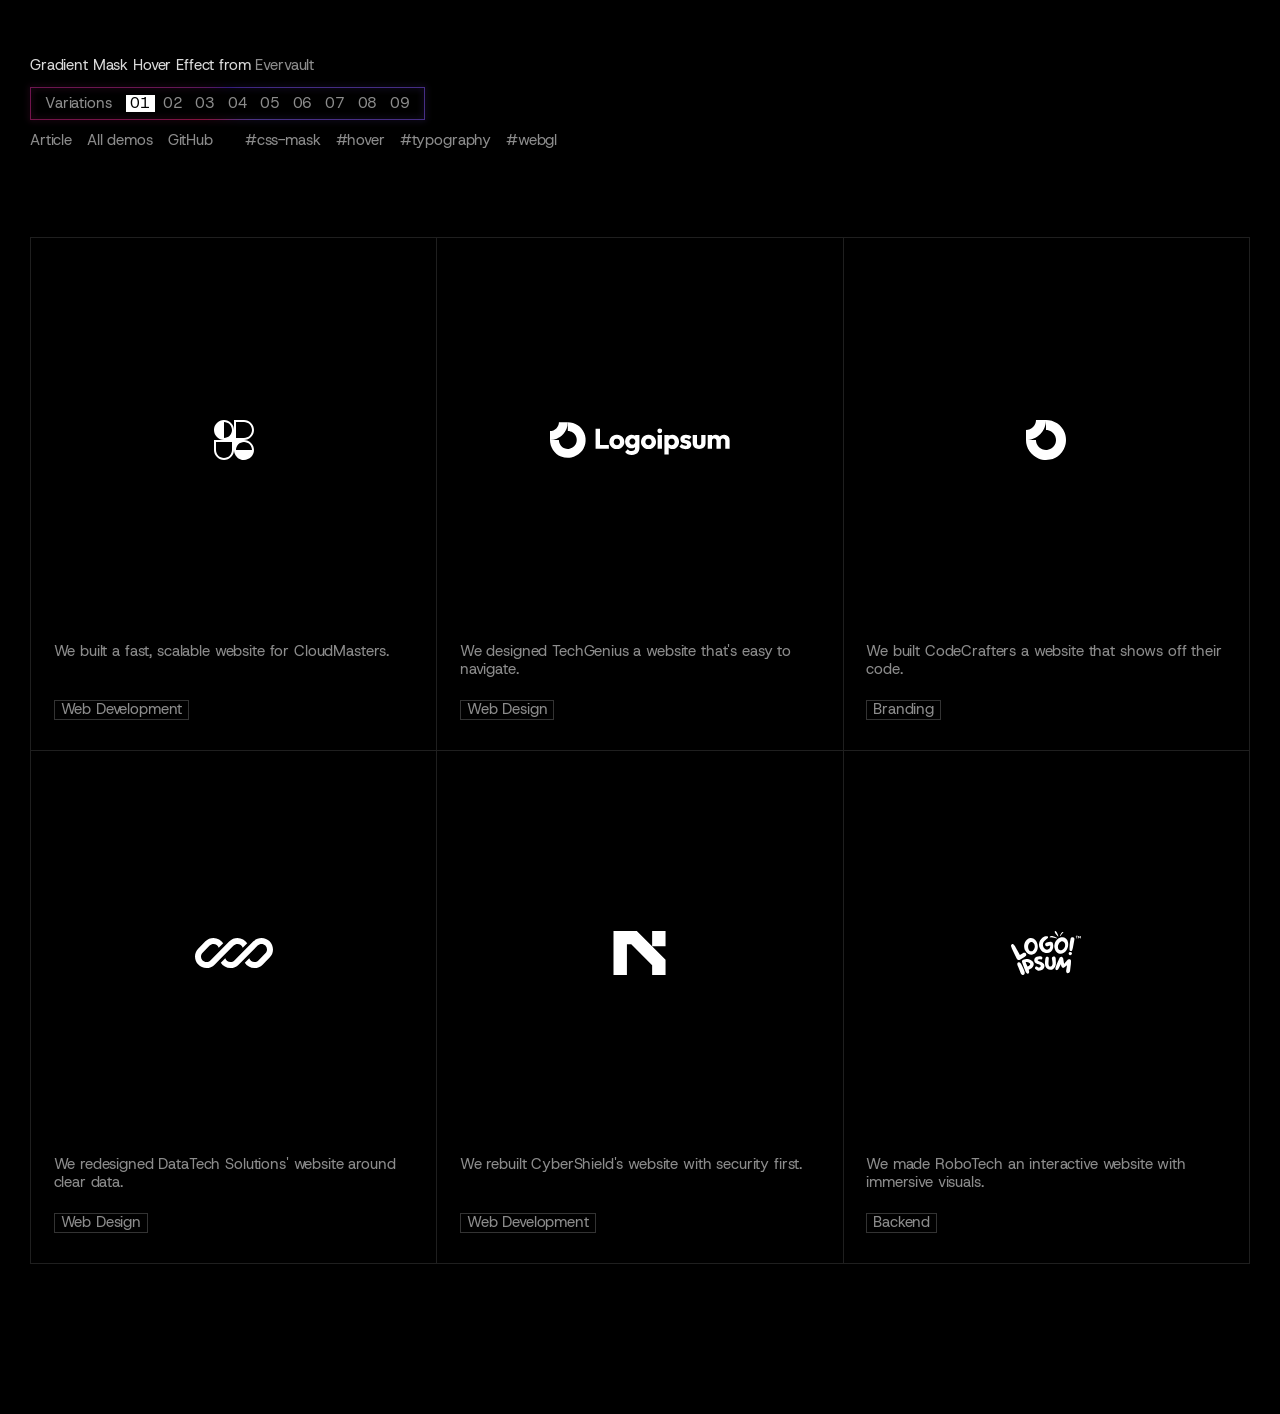
<file: index.html>
<!DOCTYPE html>
<html lang="en">
	<head>
		<meta charset="UTF-8" />
		<meta name="viewport" content="width=device-width, initial-scale=1">
		<title>Gradient Mask Hover Effect from Evervault | Codrops</title>
		<meta name="description" content="A recreation of the hover effect on Evervault's customer grid: random code glows through a gradient mask that follows the pointer. Made with CSS masks and GSAP." />
		<meta name="keywords" content="hover effect, gradient mask, grid, evervault, css, javascript, gsap" />
		<meta name="author" content="Codrops" />
		<link rel="canonical" href="https://tympanus.net/Tutorials/AnimatedCodeBackground/" />
		<meta property="og:type" content="website" />
		<meta property="og:site_name" content="Codrops" />
		<meta property="og:title" content="Gradient Mask Hover Effect from Evervault | Codrops" />
		<meta property="og:description" content="A recreation of the hover effect on Evervault's customer grid: random code glows through a gradient mask that follows the pointer. Made with CSS masks and GSAP." />
		<meta property="og:url" content="https://tympanus.net/Tutorials/AnimatedCodeBackground/" />
		<meta name="twitter:card" content="summary_large_image" />
		<meta name="twitter:site" content="@codrops" />
		<meta name="twitter:title" content="Gradient Mask Hover Effect from Evervault | Codrops" />
		<meta name="twitter:description" content="A recreation of the hover effect on Evervault's customer grid: random code glows through a gradient mask that follows the pointer. Made with CSS masks and GSAP." />
		<script type="application/ld+json">
		{
			"@context": "https://schema.org",
			"@type": "WebPage",
			"name": "Gradient Mask Hover Effect from Evervault",
			"description": "A recreation of the hover effect on Evervault's customer grid: random code glows through a gradient mask that follows the pointer. Made with CSS masks and GSAP.",
			"url": "https://tympanus.net/Tutorials/AnimatedCodeBackground/",
			"author": { "@type": "Organization", "name": "Codrops", "url": "https://tympanus.net/codrops/" },
			"relatedLink": [
				"https://tympanus.net/codrops/2023/05/17/recreating-the-gradient-mask-hover-effect-from-evervault/",
				"https://github.com/codrops/AnimatedCodeBackground"
			]
		}
		</script>
		<link rel="icon" type="image/svg+xml" href="https://tympanus.net/favicon/favicon.svg" />
		<link rel="shortcut icon" href="https://tympanus.net/favicon/favicon.ico" />
		<link rel="preload" href="fonts/HostGrotesk-Regular.woff2" as="font" type="font/woff2" crossorigin />
		<link rel="stylesheet" type="text/css" href="css/base.css" />
		<!-- Added on the live server only, leave commented out in the repo -->
		<!--script src="//tympanus.net/codrops/adpacks/analytics.js"></script-->
	</head>
	<body class="demo-1">
		<main>
			<header class="frame">
				<h1 class="frame__title">Gradient Mask Hover Effect from <a href="https://evervault.com/customers">Evervault</a></h1>
				<nav class="frame__links" aria-label="Demo links">
					<a href="https://tympanus.net/codrops/?p=72017">Article</a>
					<a href="https://tympanus.net/codrops/hub/">All demos</a>
					<a href="https://github.com/codrops/AnimatedCodeBackground">GitHub</a>
				</nav>
				<nav class="frame__tags" aria-label="Tags">
					<a href="https://tympanus.net/codrops/hub/tag/css-mask/">#css-mask</a>
					<a href="https://tympanus.net/codrops/hub/tag/hover/">#hover</a>
					<a href="https://tympanus.net/codrops/hub/tag/typography/">#typography</a>
					<a href="https://tympanus.net/codrops/hub/tag/webgl/">#webgl</a>
				</nav>
				<nav class="frame__demos" aria-label="Variations">
					<span class="frame__demos-label">Variations</span>
					<span class="frame__demo frame__demo--current" aria-current="page">01</span>
					<a class="frame__demo" href="index2.html">02</a>
					<a class="frame__demo" href="index3.html">03</a>
					<a class="frame__demo" href="index4.html">04</a>
					<a class="frame__demo" href="index5.html">05</a>
					<a class="frame__demo" href="index6.html">06</a>
					<a class="frame__demo" href="index7.html">07</a>
					<a class="frame__demo" href="index8.html">08</a>
					<a class="frame__demo" href="index9.html">09</a>
				</nav>
			</header>
			<div class="grid">
				<div class="grid__item">
					<div class="grid__item-img">
						<div class="grid__item-img-deco" aria-hidden="true"></div>
						<svg id="logo-85" aria-hidden="true" width="40" height="40" viewBox="0 0 40 40" fill="none" xmlns="http://www.w3.org/2000/svg"><path fill-rule="evenodd" clip-rule="evenodd" d="M10 0C15.5228 0 20 4.47715 20 10V0H30C35.5228 0 40 4.47715 40 10C40 15.5228 35.5228 20 30 20C35.5228 20 40 24.4772 40 30C40 32.7423 38.8961 35.2268 37.1085 37.0334L37.0711 37.0711L37.0379 37.1041C35.2309 38.8943 32.7446 40 30 40C27.2741 40 24.8029 38.9093 22.999 37.1405C22.9756 37.1175 22.9522 37.0943 22.9289 37.0711C22.907 37.0492 22.8852 37.0272 22.8635 37.0051C21.0924 35.2009 20 32.728 20 30C20 35.5228 15.5228 40 10 40C4.47715 40 0 35.5228 0 30V20H10C4.47715 20 0 15.5228 0 10C0 4.47715 4.47715 0 10 0ZM18 10C18 14.4183 14.4183 18 10 18V2C14.4183 2 18 5.58172 18 10ZM38 30C38 25.5817 34.4183 22 30 22C25.5817 22 22 25.5817 22 30H38ZM2 22V30C2 34.4183 5.58172 38 10 38C14.4183 38 18 34.4183 18 30V22H2ZM22 18V2L30 2C34.4183 2 38 5.58172 38 10C38 14.4183 34.4183 18 30 18H22Z" fill="#ffffff" stop-color="#ffffff"></path></svg>
					</div>
					<p class="grid__item-label">We built a fast, scalable website for CloudMasters.</p>
					<span class="grid__item-tag">Web Development</span>
				</div>
				<div class="grid__item">
					<div class="grid__item-img">
						<div class="grid__item-img-deco" aria-hidden="true"></div>
						<svg id="logo-87" aria-hidden="true" width="202" height="40" viewBox="0 0 202 40" fill="none" xmlns="http://www.w3.org/2000/svg"><path fill-rule="evenodd" clip-rule="evenodd" d="M25.5557 11.6853C23.9112 10.5865 21.9778 10 20 10V0C23.9556 0 27.8224 1.17298 31.1114 3.37061C34.4004 5.56823 36.9638 8.69181 38.4776 12.3463C39.9913 16.0008 40.3874 20.0222 39.6157 23.9018C38.844 27.7814 36.9392 31.3451 34.1421 34.1421C31.3451 36.9392 27.7814 38.844 23.9018 39.6157C20.0222 40.3874 16.0008 39.9913 12.3463 38.4776C8.6918 36.9638 5.56823 34.4004 3.37061 31.1114C1.17298 27.8224 0 23.9556 0 20H10C10 21.9778 10.5865 23.9112 11.6853 25.5557C12.7841 27.2002 14.3459 28.4819 16.1732 29.2388C18.0004 29.9957 20.0111 30.1937 21.9509 29.8078C23.8907 29.422 25.6725 28.4696 27.0711 27.0711C28.4696 25.6725 29.422 23.8907 29.8078 21.9509C30.1937 20.0111 29.9957 18.0004 29.2388 16.1732C28.4819 14.3459 27.2002 12.7841 25.5557 11.6853Z" fill="#ffffff" stop-color="#ffffff"></path><path fill-rule="evenodd" clip-rule="evenodd" d="M10 1.47023e-06C10 1.31322 9.74135 2.61358 9.2388 3.82684C8.73625 5.04009 7.99966 6.14248 7.07107 7.07107C6.14249 7.99966 5.0401 8.73625 3.82684 9.2388C2.61358 9.74134 1.31322 10 6.15916e-06 10L5.72205e-06 20C2.62644 20 5.22716 19.4827 7.65368 18.4776C10.0802 17.4725 12.285 15.9993 14.1421 14.1421C15.9993 12.285 17.4725 10.0802 18.4776 7.65367C19.4827 5.22715 20 2.62643 20 -3.8147e-06L10 1.47023e-06Z" fill="#ffffff" stop-color="#ffffff"></path><path d="M125.619 14.4525H120.767V29.8648H125.619V14.4525Z" fill="#ffffff" stop-color="#ffffff"></path><path d="M121.307 11.5666C121.814 12.074 122.448 12.3277 123.209 12.3277C123.97 12.3277 124.594 12.074 125.08 11.5666C125.567 11.0381 125.81 10.4038 125.81 9.66385C125.81 8.90277 125.567 8.26849 125.08 7.76111C124.594 7.25369 123.97 7 123.209 7C122.448 7 121.814 7.25369 121.307 7.76111C120.82 8.26849 120.577 8.90277 120.577 9.66385C120.577 10.4038 120.82 11.0381 121.307 11.5666Z" fill="#ffffff" stop-color="#ffffff"></path><path d="M51.1562 29.8648V7.47568H56.1351V25.4885H66.0612V29.8648H51.1562Z" fill="#ffffff" stop-color="#ffffff"></path><path fill-rule="evenodd" clip-rule="evenodd" d="M75.0274 30.2136C73.4418 30.2136 72.0042 29.8648 70.7145 29.1671C69.446 28.4483 68.4418 27.4758 67.7018 26.2495C66.9619 25.0233 66.5919 23.6491 66.5919 22.1269C66.5919 20.6047 66.9619 19.2411 67.7018 18.036C68.4418 16.8309 69.446 15.8795 70.7145 15.1819C71.983 14.463 73.4207 14.1036 75.0274 14.1036C76.6342 14.1036 78.0718 14.4525 79.3403 15.1501C80.6088 15.8478 81.6131 16.8098 82.353 18.036C83.093 19.2411 83.463 20.6047 83.463 22.1269C83.463 23.6491 83.093 25.0233 82.353 26.2495C81.6131 27.4758 80.6088 28.4483 79.3403 29.1671C78.0718 29.8648 76.6342 30.2136 75.0274 30.2136ZM75.0274 25.8056C75.7251 25.8056 76.3382 25.6576 76.8668 25.3616C77.3953 25.0445 77.797 24.6111 78.0718 24.0614C78.3678 23.4906 78.5158 22.8457 78.5158 22.1269C78.5158 21.4081 78.3678 20.7844 78.0718 20.2559C77.7758 19.7062 77.3636 19.2834 76.835 18.9874C76.3276 18.6702 75.7251 18.5117 75.0274 18.5117C74.3509 18.5117 73.7484 18.6702 73.2198 18.9874C72.6913 19.2834 72.279 19.7062 71.983 20.2559C71.687 20.8056 71.5391 21.4398 71.5391 22.1586C71.5391 22.8563 71.687 23.4906 71.983 24.0614C72.279 24.6111 72.6913 25.0445 73.2198 25.3616C73.7484 25.6576 74.3509 25.8056 75.0274 25.8056Z" fill="#ffffff" stop-color="#ffffff"></path><path fill-rule="evenodd" clip-rule="evenodd" d="M87.3057 35.8902C88.5953 36.4821 90.0858 36.7781 91.7772 36.7781C93.4262 36.7781 94.8956 36.4504 96.1852 35.795C97.4749 35.1396 98.4896 34.2306 99.2296 33.0678C99.9695 31.905 100.34 30.5308 100.34 28.9451V14.4525H95.5826V15.488C95.2288 15.1902 94.827 14.9402 94.3776 14.7379C93.553 14.3362 92.6122 14.1353 91.5552 14.1353C90.1387 14.1353 88.8807 14.4736 87.7814 15.1501C86.6819 15.8055 85.8152 16.7146 85.1809 17.8774C84.5466 19.0191 84.2296 20.3087 84.2296 21.7464C84.2296 23.1629 84.5466 24.4525 85.1809 25.6153C85.8152 26.7781 86.6819 27.6978 87.7814 28.3743C88.8807 29.0508 90.1387 29.3891 91.5552 29.3891C92.5911 29.3891 93.5319 29.1883 94.3776 28.7866C94.7872 28.592 95.1572 28.3627 95.4875 28.0986V29.072C95.4875 30.1502 95.1387 30.9853 94.441 31.5773C93.7645 32.1693 92.8237 32.4652 91.6186 32.4652C90.6461 32.4652 89.811 32.2961 89.1133 31.9578C88.4368 31.6196 87.8236 31.1227 87.2739 30.4673L84.293 33.4483C85.0329 34.5054 86.0372 35.3194 87.3057 35.8902ZM94.219 24.6322C93.7327 24.9282 93.1514 25.0762 92.4748 25.0762C91.7983 25.0762 91.2063 24.9282 90.6989 24.6322C90.2126 24.3362 89.8321 23.9345 89.5573 23.4271C89.2824 22.8986 89.145 22.3383 89.145 21.7464C89.145 21.1121 89.2824 20.5413 89.5573 20.0339C89.8321 19.5265 90.2232 19.1248 90.7306 18.8288C91.238 18.5328 91.8194 18.3848 92.4748 18.3848C93.1514 18.3848 93.7327 18.5328 94.219 18.8288C94.7264 19.1248 95.1069 19.5265 95.3607 20.0339C95.6355 20.5413 95.7729 21.1121 95.7729 21.7464C95.7729 22.3806 95.6355 22.9514 95.3607 23.4588C95.1069 23.9451 94.7264 24.3362 94.219 24.6322Z" fill="#ffffff" stop-color="#ffffff"></path><path fill-rule="evenodd" clip-rule="evenodd" d="M110.551 30.2136C108.965 30.2136 107.527 29.8648 106.238 29.1671C104.969 28.4483 103.965 27.4758 103.225 26.2495C102.485 25.0233 102.115 23.6491 102.115 22.1269C102.115 20.6047 102.485 19.2411 103.225 18.036C103.965 16.8309 104.969 15.8795 106.238 15.1819C107.506 14.463 108.944 14.1036 110.551 14.1036C112.157 14.1036 113.595 14.4525 114.863 15.1501C116.132 15.8478 117.136 16.8098 117.876 18.036C118.616 19.2411 118.986 20.6047 118.986 22.1269C118.986 23.6491 118.616 25.0233 117.876 26.2495C117.136 27.4758 116.132 28.4483 114.863 29.1671C113.595 29.8648 112.157 30.2136 110.551 30.2136ZM110.551 25.8056C111.248 25.8056 111.861 25.6576 112.39 25.3616C112.918 25.0445 113.32 24.6111 113.595 24.0614C113.891 23.4906 114.039 22.8457 114.039 22.1269C114.039 21.4081 113.891 20.7844 113.595 20.2559C113.299 19.7062 112.887 19.2834 112.358 18.9874C111.851 18.6702 111.248 18.5117 110.551 18.5117C109.874 18.5117 109.271 18.6702 108.743 18.9874C108.214 19.2834 107.802 19.7062 107.506 20.2559C107.21 20.8056 107.062 21.4398 107.062 22.1586C107.062 22.8563 107.21 23.4906 107.506 24.0614C107.802 24.6111 108.214 25.0445 108.743 25.3616C109.271 25.6576 109.874 25.8056 110.551 25.8056Z" fill="#ffffff" stop-color="#ffffff"></path><path fill-rule="evenodd" clip-rule="evenodd" d="M137.281 30.1819C136.246 30.1819 135.294 29.9811 134.427 29.5794C133.971 29.368 133.559 29.1156 133.191 28.8222V36.3659H128.402V14.4525H133.254V15.5162C133.606 15.2283 133.997 14.9794 134.427 14.7696C135.294 14.3467 136.246 14.1353 137.281 14.1353C138.74 14.1353 140.03 14.4842 141.15 15.1819C142.292 15.8795 143.18 16.8309 143.814 18.036C144.47 19.2411 144.797 20.6153 144.797 22.1586C144.797 23.702 144.47 25.0762 143.814 26.2813C143.18 27.4864 142.292 28.4377 141.15 29.1354C140.03 29.8331 138.74 30.1819 137.281 30.1819ZM136.394 25.8056C137.091 25.8056 137.694 25.647 138.201 25.3299C138.73 25.0128 139.142 24.5793 139.438 24.0297C139.734 23.48 139.882 22.8563 139.882 22.1586C139.882 21.4398 139.734 20.8056 139.438 20.2559C139.142 19.7062 138.73 19.2834 138.201 18.9874C137.694 18.6702 137.102 18.5117 136.425 18.5117C135.749 18.5117 135.146 18.6702 134.618 18.9874C134.11 19.2834 133.709 19.7062 133.413 20.2559C133.117 20.8056 132.969 21.4398 132.969 22.1586C132.969 22.8563 133.106 23.48 133.381 24.0297C133.677 24.5793 134.089 25.0128 134.618 25.3299C135.146 25.647 135.738 25.8056 136.394 25.8056Z" fill="#ffffff" stop-color="#ffffff"></path><path d="M149.546 29.8965C150.434 30.1291 151.332 30.2453 152.241 30.2453C154.165 30.2453 155.687 29.8014 156.808 28.9134C157.949 28.0255 158.52 26.831 158.52 25.3299C158.52 24.3574 158.341 23.5751 157.981 22.9832C157.622 22.3701 157.157 21.8838 156.586 21.5244C156.015 21.165 155.412 20.8795 154.778 20.6681C154.144 20.4567 153.541 20.277 152.971 20.129C152.4 19.981 151.935 19.8119 151.575 19.6216C151.216 19.4313 151.036 19.1776 151.036 18.8605C151.036 18.5645 151.174 18.3425 151.448 18.1945C151.723 18.0254 152.135 17.9409 152.685 17.9409C153.256 17.9409 153.837 18.0571 154.429 18.2897C155.042 18.5222 155.592 18.924 156.078 19.4948L158.837 16.7041C158.14 15.8161 157.231 15.1501 156.11 14.7062C155.011 14.2411 153.806 14.0085 152.495 14.0085C151.248 14.0085 150.159 14.2199 149.229 14.6427C148.298 15.0656 147.579 15.647 147.072 16.3869C146.565 17.1057 146.311 17.962 146.311 18.9557C146.311 19.8859 146.491 20.6576 146.85 21.2707C147.209 21.8626 147.675 22.3278 148.245 22.666C148.816 23.0043 149.419 23.2686 150.053 23.4588C150.687 23.6491 151.29 23.8288 151.861 23.998C152.431 24.146 152.897 24.3257 153.256 24.5371C153.637 24.7274 153.827 25.0128 153.827 25.3933C153.827 25.6893 153.668 25.9218 153.351 26.091C153.055 26.2601 152.622 26.3447 152.051 26.3447C151.226 26.3447 150.465 26.1967 149.768 25.9007C149.07 25.5836 148.467 25.1502 147.96 24.6005L145.201 27.3912C145.73 27.962 146.364 28.4695 147.104 28.9134C147.865 29.3362 148.679 29.6639 149.546 29.8965Z" fill="#ffffff" stop-color="#ffffff"></path><path d="M167.368 30.2136C165.952 30.2136 164.694 29.9282 163.595 29.3574C162.516 28.7654 161.671 27.962 161.058 26.9472C160.444 25.9113 160.138 24.7274 160.138 23.3954V14.4525H164.99V23.332C164.99 23.8605 165.074 24.3151 165.244 24.6956C165.434 25.0762 165.709 25.3722 166.068 25.5836C166.428 25.795 166.861 25.9007 167.368 25.9007C168.087 25.9007 168.658 25.6787 169.081 25.2347C169.504 24.7696 169.715 24.1354 169.715 23.332V14.4525H174.567V23.3637C174.567 24.7168 174.261 25.9113 173.647 26.9472C173.034 27.962 172.189 28.7654 171.11 29.3574C170.032 29.9282 168.785 30.2136 167.368 30.2136Z" fill="#ffffff" stop-color="#ffffff"></path><path d="M181.831 14.4525H176.979V29.8648H181.831V20.8584C181.831 20.3299 181.937 19.8859 182.148 19.5265C182.381 19.1671 182.688 18.8922 183.068 18.702C183.449 18.4905 183.882 18.3848 184.368 18.3848C185.066 18.3848 185.647 18.6068 186.112 19.0508C186.599 19.4736 186.842 20.0762 186.842 20.8584V29.8648H191.694V20.8584C191.694 20.3299 191.8 19.8859 192.011 19.5265C192.244 19.1671 192.55 18.8922 192.931 18.702C193.311 18.4905 193.745 18.3848 194.231 18.3848C194.929 18.3848 195.51 18.6068 195.975 19.0508C196.461 19.4736 196.704 20.0762 196.704 20.8584V29.8648H201.557V20.3193C201.557 19.0297 201.282 17.9303 200.732 17.0212C200.203 16.0909 199.474 15.3827 198.544 14.8965C197.635 14.389 196.588 14.1353 195.404 14.1353C194.199 14.1353 193.11 14.3996 192.138 14.9282C191.506 15.2649 190.954 15.6995 190.481 16.2319C190.04 15.675 189.504 15.2193 188.871 14.8647C188.026 14.3785 187.064 14.1353 185.986 14.1353C184.844 14.1353 183.819 14.3785 182.91 14.8647C182.514 15.067 182.155 15.3093 181.831 15.5916V14.4525Z" fill="#ffffff" stop-color="#ffffff"></path></svg>
					</div>
					<p class="grid__item-label">We designed TechGenius a website that's easy to navigate.</p>
					<span class="grid__item-tag">Web Design</span>
				</div>
				<div class="grid__item">
					<div class="grid__item-img">
						<div class="grid__item-img-deco" aria-hidden="true"></div>
						<svg id="logo-86" aria-hidden="true" width="40" height="40" viewBox="0 0 40 40" fill="none" xmlns="http://www.w3.org/2000/svg"><path fill-rule="evenodd" clip-rule="evenodd" d="M25.5557 11.6853C23.9112 10.5865 21.9778 10 20 10V0C23.9556 0 27.8224 1.17298 31.1114 3.37061C34.4004 5.56823 36.9638 8.69181 38.4776 12.3463C39.9913 16.0008 40.3874 20.0222 39.6157 23.9018C38.844 27.7814 36.9392 31.3451 34.1421 34.1421C31.3451 36.9392 27.7814 38.844 23.9018 39.6157C20.0222 40.3874 16.0008 39.9913 12.3463 38.4776C8.69181 36.9638 5.56823 34.4004 3.37061 31.1114C1.17298 27.8224 0 23.9556 0 20H10C10 21.9778 10.5865 23.9112 11.6853 25.5557C12.7841 27.2002 14.3459 28.4819 16.1732 29.2388C18.0004 29.9957 20.0111 30.1937 21.9509 29.8078C23.8907 29.422 25.6725 28.4696 27.0711 27.0711C28.4696 25.6725 29.422 23.8907 29.8078 21.9509C30.1937 20.0111 29.9957 18.0004 29.2388 16.1732C28.4819 14.3459 27.2002 12.7841 25.5557 11.6853Z" fill="#ffffff" stop-color="#ffffff"></path><path fill-rule="evenodd" clip-rule="evenodd" d="M10 5.16562e-07C10 1.31322 9.74135 2.61358 9.2388 3.82683C8.73625 5.04009 7.99966 6.14248 7.07107 7.07107C6.14249 7.99966 5.0401 8.73625 3.82684 9.2388C2.61358 9.74134 1.31322 10 5.4439e-06 10L5.00679e-06 20C2.62644 20 5.22716 19.4827 7.65368 18.4776C10.0802 17.4725 12.285 15.9993 14.1421 14.1421C15.9993 12.285 17.4725 10.0802 18.4776 7.65367C19.4827 5.22715 20 2.62643 20 -3.81469e-06L10 5.16562e-07Z" fill="#ffffff" stop-color="#ffffff"></path></svg>
					</div>
					<p class="grid__item-label">We built CodeCrafters a website that shows off their code.</p>
					<span class="grid__item-tag">Branding</span>
				</div>
				<div class="grid__item">
					<div class="grid__item-img">
						<div class="grid__item-img-deco" aria-hidden="true"></div>
						<svg id="logo-70" aria-hidden="true" width="78" height="30" viewBox="0 0 78 30" fill="none" xmlns="http://www.w3.org/2000/svg"> <path d="M18.5147 0C15.4686 0 12.5473 1.21005 10.3934 3.36396L3.36396 10.3934C1.21005 12.5473 0 15.4686 0 18.5147C0 24.8579 5.14214 30 11.4853 30C14.5314 30 17.4527 28.7899 19.6066 26.636L24.4689 21.7737C24.469 21.7738 24.4689 21.7736 24.4689 21.7737L38.636 7.6066C39.6647 6.57791 41.0599 6 42.5147 6C44.9503 6 47.0152 7.58741 47.7311 9.78407L52.2022 5.31296C50.1625 2.11834 46.586 0 42.5147 0C39.4686 0 36.5473 1.21005 34.3934 3.36396L15.364 22.3934C14.3353 23.4221 12.9401 24 11.4853 24C8.45584 24 6 21.5442 6 18.5147C6 17.0599 6.57791 15.6647 7.6066 14.636L14.636 7.6066C15.6647 6.57791 17.0599 6 18.5147 6C20.9504 6 23.0152 7.58748 23.7311 9.78421L28.2023 5.31307C26.1626 2.1184 22.5861 0 18.5147 0Z" fill="#ffffff" stop-color="#ffffff"></path> <path d="M39.364 22.3934C38.3353 23.4221 36.9401 24 35.4853 24C33.05 24 30.9853 22.413 30.2692 20.2167L25.7982 24.6877C27.838 27.8819 31.4143 30 35.4853 30C38.5314 30 41.4527 28.7899 43.6066 26.636L62.636 7.6066C63.6647 6.57791 65.0599 6 66.5147 6C69.5442 6 72 8.45584 72 11.4853C72 12.9401 71.4221 14.3353 70.3934 15.364L63.364 22.3934C62.3353 23.4221 60.9401 24 59.4853 24C57.0498 24 54.985 22.4127 54.269 20.2162L49.798 24.6873C51.8377 27.8818 55.4141 30 59.4853 30C62.5314 30 65.4527 28.7899 67.6066 26.636L74.636 19.6066C76.7899 17.4527 78 14.5314 78 11.4853C78 5.14214 72.8579 0 66.5147 0C63.4686 0 60.5473 1.21005 58.3934 3.36396L39.364 22.3934Z" fill="#ffffff" stop-color="#ffffff"></path> </svg>
					</div>
					<p class="grid__item-label">We redesigned DataTech Solutions' website around clear data.</p>
					<span class="grid__item-tag">Web Design</span>
				</div>
				<div class="grid__item">
					<div class="grid__item-img">
						<div class="grid__item-img-deco" aria-hidden="true"></div>
						<svg id="logo-72" aria-hidden="true" width="52" height="44" viewBox="0 0 53 44" fill="none" xmlns="http://www.w3.org/2000/svg"> <path d="M23.2997 0L52.0461 28.6301V44H38.6311V34.1553L17.7522 13.3607L13.415 13.3607L13.415 44H0L0 0L23.2997 0ZM38.6311 15.2694V0L52.0461 0V15.2694L38.6311 15.2694Z" fill="#fff"></path> </svg>
					</div>
					<p class="grid__item-label">We rebuilt CyberShield's website with security first.</p>
					<span class="grid__item-tag">Web Development</span>
				</div>
				<div class="grid__item">
					<div class="grid__item-img">
						<div class="grid__item-img-deco" aria-hidden="true"></div>
						<svg id="logo-74" aria-hidden="true" width="70" height="44" viewBox="0 0 70 44" fill="none" xmlns="http://www.w3.org/2000/svg">
							<path d="M65.5268 5.40852C65.5268 5.45982 65.5268 5.52395 65.5137 5.56243C65.4481 6.06264 65.4481 6.56285 65.4874 7.07589C65.5137 7.20415 65.5399 7.33241 65.6449 7.43502C65.8154 7.6274 66.0777 7.58893 66.1827 7.35806C66.2352 7.24263 66.2352 7.12719 66.2089 7.01176C66.0777 6.52437 66.0515 6.01134 66.0384 5.51112C66.0384 5.48547 66.0384 5.44699 66.0384 5.40852C66.1827 5.39569 66.3139 5.38286 66.4319 5.38286C66.5238 5.37004 66.6025 5.35721 66.6681 5.31873C66.8648 5.21613 66.8648 4.99809 66.6549 4.89548C66.5762 4.857 66.4713 4.84417 66.3795 4.84417C66.0515 4.857 65.7236 4.857 65.3956 4.857C65.2776 4.857 65.1595 4.86983 65.0414 4.88265C64.9758 4.89548 64.8971 4.89548 64.8447 4.93396C64.7528 4.97243 64.7004 5.03656 64.7004 5.12634C64.7135 5.21613 64.7528 5.26743 64.8447 5.30591C64.8971 5.34439 64.9627 5.35721 65.0283 5.35721C65.1857 5.37004 65.3563 5.39569 65.5268 5.40852ZM69.1342 5.99851C69.1342 6.01134 69.1473 6.02416 69.1473 6.02416C69.1998 6.37046 69.2523 6.70394 69.2916 7.03741C69.3048 7.15284 69.3179 7.25545 69.3966 7.34523C69.5671 7.56327 69.8295 7.53762 69.9475 7.30676C70 7.19132 70.0131 7.07589 69.9869 6.94763C69.9082 6.56285 69.8688 6.17807 69.7901 5.80612C69.7376 5.57525 69.6721 5.35721 69.6065 5.152C69.5671 5.02374 69.4753 4.93395 69.3179 4.92113C69.1605 4.89548 69.0424 4.97243 68.9768 5.08787C68.8981 5.19047 68.8325 5.29308 68.78 5.40852C68.6882 5.61373 68.6095 5.81895 68.5046 6.01134C68.4914 6.06264 68.4783 6.10112 68.4521 6.13959C68.439 6.11394 68.4259 6.10112 68.4259 6.10112C68.2553 5.78047 68.0979 5.45982 67.9274 5.152C67.9011 5.12634 67.888 5.10069 67.8749 5.07504C67.7962 4.95961 67.7044 4.89548 67.5601 4.89548C67.4289 4.9083 67.3239 4.98526 67.2584 5.10069C67.2321 5.152 67.2321 5.19047 67.219 5.24178C67.1665 5.65221 67.1009 6.06264 67.0485 6.47307C67.0222 6.70394 67.0091 6.9348 67.0091 7.16567C66.996 7.21697 67.0091 7.2811 67.0353 7.33241C67.0616 7.43501 67.1403 7.49915 67.2452 7.51197C67.3764 7.5248 67.4682 7.48632 67.5076 7.38371C67.5469 7.30676 67.5601 7.24263 67.5732 7.1785C67.6257 6.94763 67.665 6.72959 67.7044 6.51155C67.7306 6.38329 67.7437 6.28068 67.7831 6.13959C67.8093 6.1909 67.8355 6.22938 67.8618 6.26785C67.9798 6.42177 68.0979 6.57568 68.2422 6.70394C68.3865 6.80654 68.5046 6.79372 68.6226 6.67828C68.6489 6.65263 68.662 6.63981 68.6882 6.61415C68.8063 6.43459 68.9506 6.25503 69.0686 6.07546C69.0949 6.04981 69.108 6.02416 69.1342 5.99851Z" fill="#ffffff" stop-color="#ffffff"></path>
							<path d="M38.9087 5.6605C38.8175 5.90425 38.8001 6.07986 38.8422 6.22582C38.8887 6.4243 39.0094 6.48928 39.1732 6.4388C40.714 6.06627 44.0927 7.12367 45.3436 7.41838C45.6386 7.48026 45.8786 7.10791 45.6773 6.77407C45.3835 6.45077 42.0063 5.0666 40.7177 4.99113C40.2126 4.96322 39.3096 4.83658 38.9087 5.6605Z" fill="#ffffff" stop-color="#ffffff"></path><path d="M52.1133 1.17982C52.2775 1.27249 52.3693 1.36089 52.4146 1.45966C52.4821 1.58922 52.4465 1.67886 52.3331 1.7246C51.3146 2.21062 49.9593 4.30303 49.4122 5.02468C49.2796 5.19069 48.9737 5.09422 48.9275 4.82122C48.937 4.51254 50.1384 2.24181 50.8089 1.62334C51.0724 1.38187 51.5077 0.908078 52.1133 1.17982Z" fill="#ffffff" stop-color="#ffffff"></path><path d="M44.0023 0.149796C44.1996 0.00441887 44.4046 -0.0465256 44.5093 0.0479512C46.046 1.3329 46.8609 3.36773 47.3655 5.23057C47.3845 5.27397 47.3857 5.33625 47.3705 5.40122C47.3642 5.45675 47.3227 5.51541 47.2568 5.5608C47.1864 5.61091 47.1258 5.62617 47.0973 5.58299C46.4238 4.68732 42.5771 1.20242 44.0023 0.149796Z" fill="#ffffff" stop-color="#ffffff"></path><path d="M11.461 22.4276C11.8293 22.1595 12.2297 21.9363 12.6534 21.7631C13.0967 21.6392 13.5692 21.6597 13.9995 21.8217C14.4297 21.9837 14.7944 22.2782 15.0382 22.6608C15.2563 23.0424 15.3416 23.483 15.2814 23.9162C15.2212 24.3493 15.0187 24.7516 14.7043 25.0625C14.4606 25.3145 14.1839 25.534 13.8816 25.7154C12.5342 26.5665 11.1748 27.3709 9.81547 28.222C9.53732 28.435 9.24225 28.6261 8.93308 28.7933C8.46281 29.0226 7.92537 29.084 7.41368 28.9669C6.902 28.8499 6.44826 28.5616 6.13092 28.1521C5.89369 27.8621 5.69348 27.545 5.53471 27.2077C4.24691 24.5612 2.91142 21.9263 1.67131 19.2331C1.09895 18.0673 0.633913 16.7265 0.180798 15.4324C-0.0152406 15.0564 -0.0535225 14.6205 0.0741037 14.2173C0.20173 13.8141 0.485195 13.4755 0.864201 13.2735C1.24321 13.0715 1.68785 13.0221 2.10357 13.1357C2.51929 13.2493 2.87329 13.517 3.09027 13.8818C3.75722 14.7484 4.34761 15.6689 4.85504 16.6333C6.14284 18.965 7.37103 21.2967 8.61113 23.5585C8.68334 23.6835 8.76296 23.8041 8.84961 23.9199C9.783 23.5362 10.6609 23.0345 11.461 22.4276Z" fill="#ffffff" stop-color="#ffffff"></path><path d="M24.7761 21.6142C21.8309 24.9835 16.8943 24.1324 14.4141 19.7954C12.6493 16.7175 12.3393 11.6343 16.1789 8.42817C16.9988 7.75694 17.9792 7.29969 19.0287 7.09907C20.3155 6.9187 21.6277 7.14066 22.7777 7.73324C23.9277 8.32582 24.8567 9.25867 25.432 10.3985C27.5306 14.1293 27.2325 18.886 24.7761 21.6142ZM23.5837 13.7562C23.2708 12.8394 22.6431 12.0567 21.807 11.541C21.3339 11.2113 20.759 11.051 20.1792 11.0871C19.5993 11.1232 19.0499 11.3535 18.6233 11.7392C16.9182 13.2199 16.5604 16.7292 17.8005 18.8161C17.9586 19.1564 18.1907 19.4588 18.4808 19.7022C18.7709 19.9456 19.1119 20.1241 19.4799 20.2251C19.8479 20.3262 20.234 20.3474 20.6113 20.2873C20.9886 20.2271 21.3478 20.0871 21.664 19.877C22.5883 19.1763 23.2664 18.2115 23.604 17.1167C23.9417 16.0218 23.9221 14.8513 23.548 13.7679L23.5837 13.7562Z" fill="#ffffff" stop-color="#ffffff"></path><path d="M36.7955 15.2252C36.494 15.2886 36.1825 15.2924 35.8794 15.2363C35.5764 15.1802 35.2878 15.0655 35.0308 14.8988C34.8059 14.773 34.6123 14.6001 34.4639 14.3924C34.3156 14.1847 34.2162 13.9475 34.1729 13.6977C34.1295 13.448 34.1434 13.192 34.2133 12.9481C34.2833 12.7042 34.4078 12.4785 34.5777 12.2872C34.8737 11.9028 35.2939 11.6276 35.7701 11.5061C37.0134 11.1533 38.2933 10.9382 39.5858 10.8649C39.8698 10.8326 40.1575 10.8561 40.432 10.934C40.7066 11.012 40.9624 11.1427 41.1846 11.3187C41.4067 11.4946 41.5907 11.7122 41.7257 11.9586C41.8606 12.205 41.9439 12.4753 41.9706 12.7536C42.3432 14.1206 42.384 15.5539 42.0898 16.9391C41.0167 21.416 37.3202 22.9549 33.1706 21.5209C32.0058 21.1375 30.9845 20.4231 30.2373 19.469C29.2407 18.32 28.5341 16.9583 28.1744 15.4934C27.883 14.1889 27.9149 12.8353 28.2676 11.5454C28.6202 10.2555 29.2833 9.06675 30.2015 8.07845C31.0729 7.00428 32.2039 6.15891 33.4926 5.61846C34.3069 5.17961 35.2598 5.05483 36.1636 5.2687C36.3686 5.32418 36.5547 5.43228 36.7026 5.58179C36.8505 5.73131 36.9548 5.91678 37.0047 6.11899C37.0546 6.32119 37.0482 6.53276 36.9863 6.73176C36.9243 6.93075 36.8091 7.10992 36.6525 7.25068C36.3547 7.51423 36.0312 7.74853 35.6866 7.9502C34.6265 8.61027 33.704 9.46082 32.9679 10.4568C32.4854 11.1013 32.1531 11.8414 31.9945 12.6249C31.8358 13.4084 31.8547 14.2164 32.0498 14.9921C32.3202 16.0497 32.9203 16.999 33.7668 17.7085C36.3901 20.0403 39.8004 17.7901 39.2042 14.6073C38.3338 14.8172 37.5706 15.0387 36.7955 15.2252Z" fill="#ffffff" stop-color="#ffffff"></path><path d="M52.8217 21.8007C48.9464 24.1325 44.5345 21.8007 43.5686 16.9041C42.8651 13.4065 44.2006 8.50982 48.8749 6.64443C49.8694 6.25608 50.9481 6.11973 52.0109 6.24803C53.2878 6.47658 54.4592 7.09121 55.3598 8.00528C56.2604 8.91934 56.845 10.0867 57.0309 11.3429C57.8179 15.505 56.0293 19.947 52.8217 21.8007ZM54.1692 13.9544C54.168 12.9859 53.8176 12.0487 53.1795 11.3079C52.8384 10.8497 52.3453 10.5214 51.7843 10.3789C51.2232 10.2365 50.6291 10.2887 50.103 10.5268C48.0044 11.4128 46.5258 14.6306 47.0624 16.9974C47.1034 17.3688 47.2268 17.727 47.4241 18.0469C47.6214 18.3668 47.8878 18.6407 48.2047 18.8495C48.5215 19.0582 48.8812 19.1968 49.2585 19.2555C49.6359 19.3141 50.0218 19.2915 50.3892 19.1892C51.4985 18.8103 52.459 18.1022 53.1366 17.1637C53.8143 16.2252 54.1753 15.1032 54.1692 13.9544Z" fill="#ffffff" stop-color="#ffffff"></path><path d="M60.9499 22.7801C60.8914 23.2068 60.662 23.5933 60.312 23.8546C59.962 24.1158 59.5202 24.2305 59.0838 24.1733C58.6474 24.1161 58.2521 23.8917 57.9849 23.5495C57.7176 23.2074 57.6004 22.7754 57.6589 22.3487C57.7174 21.922 57.9469 21.5355 58.2968 21.2742C58.6468 21.0129 59.0886 20.8983 59.525 20.9555C59.9614 21.0127 60.3567 21.237 60.624 21.5792C60.8912 21.9214 61.0085 22.3534 60.9499 22.7801ZM59.9125 7.05247C60.1393 6.71382 60.472 6.45593 60.861 6.31726C61.2499 6.17859 61.6743 6.16657 62.0708 6.283C62.4739 6.38161 62.83 6.61262 63.0797 6.93735C63.3293 7.26209 63.4572 7.66082 63.4421 8.06678C63.3895 8.71795 63.2899 9.36468 63.144 10.0021C62.7505 12.159 62.3689 14.3158 61.9516 16.4494C61.7608 17.3005 61.5104 18.1166 61.2361 18.9793C61.1407 19.249 60.9813 19.4927 60.7711 19.6905C60.6404 19.8393 60.4735 19.9534 60.2857 20.0223C60.0979 20.0913 59.8954 20.1128 59.6969 20.0849C59.4984 20.057 59.3102 19.9806 59.1499 19.8628C58.9896 19.7449 58.8623 19.5894 58.7798 19.4107C58.638 19.0901 58.561 18.7456 58.5532 18.3964C58.5532 16.9507 58.5532 15.4934 58.6486 14.036C58.8107 11.9562 59.1295 9.89088 59.6025 7.85692C59.6582 7.58442 59.7631 7.32383 59.9125 7.08745V7.05247Z" fill="#ffffff" stop-color="#ffffff"></path><path fill-rule="evenodd" clip-rule="evenodd" d="M6.42311 32.1488C6.28232 32.4561 6.24371 32.7987 6.31251 33.1284C6.35828 33.563 6.45881 33.9905 6.61181 34.4011C6.80283 34.9039 7.01658 35.4011 7.28014 36.0139C7.34075 36.1549 7.40409 36.3021 7.47037 36.457C7.82579 37.2872 8.27175 38.3482 8.8666 39.8837C9.03497 40.3199 9.18448 40.7597 9.33504 41.2025C9.39586 41.3814 9.4569 41.5609 9.51938 41.7408C9.74334 42.3804 10.1287 42.955 10.6395 43.4104C10.8564 43.6607 11.1441 43.8431 11.4667 43.9343C11.7956 44.0273 12.1454 44.0214 12.4708 43.9174C12.7962 43.8133 13.082 43.6159 13.2911 43.3508C13.4961 43.0909 13.618 42.7777 13.6417 42.4505C13.7747 41.8131 13.7293 41.1522 13.5101 40.5377C13.1622 39.5174 12.7659 38.4956 12.3089 37.4962L12.3068 37.4918C11.555 35.9282 10.7908 34.3754 9.99044 32.822L9.98445 32.8111C9.75015 32.4064 9.44566 32.0446 9.08466 31.742C8.8503 31.4719 8.52703 31.2897 8.17003 31.2269C7.80542 31.1628 7.42938 31.2274 7.10904 31.4093C6.806 31.5785 6.56578 31.8374 6.42311 32.1488Z" fill="#ffffff" stop-color="#ffffff"></path><path fill-rule="evenodd" clip-rule="evenodd" d="M17.9057 28.2986C16.7269 28.0001 15.4958 27.9566 14.2982 28.1712C13.3706 28.2605 12.4583 28.4697 11.8248 28.8841C11.5026 29.095 11.2421 29.3658 11.0972 29.71C10.9515 30.0561 10.9329 30.4519 11.0523 30.8929C11.2703 31.7007 11.5534 32.4861 11.8355 33.269L11.8812 33.3958L11.8823 33.3986C12.7317 35.673 13.5892 37.9397 14.4545 40.1986C14.5554 40.5546 14.6981 40.898 14.8797 41.2219L14.8831 41.2279C15.123 41.6303 15.4307 41.9902 15.7932 42.2925C15.9745 42.4587 16.1987 42.5737 16.4418 42.6251C16.6873 42.6769 16.9426 42.6619 17.1799 42.5815C17.4173 42.5012 17.6275 42.3587 17.7877 42.1695C17.9453 41.9834 18.0485 41.7592 18.0864 41.5206C18.2428 40.8724 18.1927 40.1929 17.9427 39.5733C17.8647 39.3648 17.8035 39.1517 17.739 38.9274C17.7175 38.8526 17.6957 38.7765 17.6727 38.699C19.6534 37.942 21.7609 36.9241 22.502 34.5561C22.7922 33.7378 22.8164 32.8517 22.5712 32.0193C22.3258 31.186 21.8223 30.4474 21.1301 29.9052C20.188 29.1462 19.0875 28.5978 17.9057 28.2986ZM14.6382 31.2031C14.6772 31.1921 14.7165 31.1819 14.7559 31.1724C16.0454 30.9742 17.3647 31.2383 18.4709 31.9159C18.9584 32.2474 19.1581 32.6157 19.1924 32.9701C19.2278 33.335 19.0921 33.7304 18.8195 34.1105C18.3044 34.8285 17.3644 35.4032 16.5153 35.5103C15.8963 34.1165 15.2677 32.6663 14.6382 31.2031Z" fill="#ffffff" stop-color="#ffffff"></path><path d="M25.7646 25.7473C27.1684 25.1134 28.9073 25.0039 30.268 25.4496C30.6107 25.5472 30.908 25.7583 31.1091 26.0468C31.3089 26.3335 31.4011 26.679 31.3703 27.0244C31.3683 27.2486 31.312 27.4692 31.2061 27.6682C31.0983 27.8708 30.9422 28.045 30.751 28.1762C30.5598 28.3073 30.3391 28.3916 30.1076 28.4217C29.876 28.4519 29.6405 28.4271 29.4208 28.3494L29.4041 28.3435L29.3884 28.3354C29.276 28.2779 29.1566 28.2346 29.0331 28.2064L29.0253 28.2047C28.0681 27.9561 27.1652 28.368 26.8354 28.8741C26.6781 29.1154 26.6586 29.359 26.7896 29.5806C26.9299 29.8179 27.274 30.0842 27.9703 30.274C28.1618 30.3254 28.3581 30.375 28.5572 30.4254C29.1078 30.5648 29.68 30.7096 30.2333 30.9103L30.2354 30.9111C32.788 31.8607 33.7385 33.8274 33.4131 35.6772C33.0912 37.5065 31.5287 39.1713 29.179 39.564C28.324 39.7493 27.4342 39.7132 26.5977 39.4593C25.7591 39.2046 25.0032 38.7399 24.4051 38.1111L24.3895 38.0947C24.2007 37.8578 24.0737 37.5795 24.0174 37.2842C23.9656 37.0177 23.9929 36.7423 24.0959 36.4904C24.1983 36.24 24.3715 36.0233 24.595 35.8654C24.8311 35.6864 25.1157 35.579 25.4136 35.5566C25.7105 35.5343 26.0076 35.5974 26.2683 35.738C26.5287 35.861 26.7709 36.0179 26.9883 36.2045L26.9924 36.2079C27.377 36.5518 27.8423 36.6414 28.2885 36.5584C28.7412 36.4742 29.1669 36.2123 29.4407 35.8648C29.7127 35.5195 29.8219 35.1093 29.6923 34.7111C29.5619 34.31 29.1698 33.8606 28.3083 33.4849C28.0831 33.3914 27.8496 33.316 27.6067 33.2426C27.5412 33.2228 27.4746 33.2031 27.4072 33.1831C27.2276 33.1298 27.0428 33.0749 26.8616 33.0144C26.7368 32.9728 26.613 32.9334 26.4904 32.8943C26.1553 32.7876 25.8286 32.6836 25.5142 32.5441C24.8299 32.3163 24.2387 31.8789 23.8286 31.2966C23.4168 30.712 23.2096 30.0129 23.2378 29.3037C23.24 27.5754 24.3533 26.3847 25.7646 25.7473Z" fill="#ffffff" stop-color="#ffffff"></path><path d="M43.5619 25.5632C43.2897 25.4332 42.9887 25.3715 42.6861 25.3836C42.3834 25.3958 42.0886 25.4814 41.8283 25.6329C41.5696 25.7833 41.353 25.9939 41.1978 26.246C41.0555 26.4583 40.957 26.6957 40.9079 26.945C40.8588 27.1941 40.86 27.4501 40.9113 27.6986C40.962 28.018 41.0182 28.3286 41.0737 28.6349C41.1656 29.1418 41.255 29.6373 41.314 30.1425L41.3162 30.1553C41.4505 30.9476 41.5208 31.7489 41.5271 32.5519L41.5277 32.5633C41.5736 33.4305 41.2714 34.2808 40.6859 34.9338L40.6766 34.9454C40.4861 35.1841 40.2314 35.3663 39.9409 35.4716C39.6505 35.5769 39.3359 35.6011 39.0322 35.5415C38.7285 35.4819 38.4478 35.3409 38.2214 35.1342C37.995 34.9275 37.8317 34.6625 37.7502 34.3704C37.5762 33.7547 37.4755 33.1214 37.4499 32.4832L37.7471 27.8569C37.7515 27.7965 37.7565 27.7345 37.7616 27.6719C37.7729 27.5314 37.7845 27.3883 37.7893 27.2548C37.7963 27.0584 37.7903 26.8564 37.7435 26.6652C37.6956 26.4698 37.6045 26.2839 37.4429 26.1256C37.2829 25.9689 37.0669 25.8533 36.7951 25.7746C36.3036 25.6355 35.888 25.6399 35.5417 25.7836C35.1952 25.9273 34.9578 26.1941 34.7898 26.5023C34.6231 26.8079 34.516 27.1697 34.435 27.5321C34.3749 27.801 34.3266 28.0833 34.2807 28.352C34.2648 28.4446 34.2493 28.5355 34.2336 28.6238L34.2332 28.6264C33.9876 30.1 33.9145 31.5962 34.0153 33.086C34.0341 33.8911 34.2058 34.6858 34.5218 35.4295C34.8783 36.3891 35.524 37.2205 36.3737 37.814C37.2252 38.4087 38.2413 38.7364 39.2875 38.7537C40.3337 38.771 41.3606 38.4771 42.2322 37.911C43.1024 37.3457 43.7768 36.5355 44.1662 35.5876C44.7109 34.3801 44.9667 33.0669 44.9139 31.7481C44.8819 30.7853 44.8283 29.8151 44.775 28.8498C44.7488 28.3763 44.7227 27.9038 44.6993 27.4342C44.6875 26.9633 44.5287 26.5072 44.2441 26.1271C44.068 25.8868 43.8336 25.693 43.5619 25.5632Z" fill="#ffffff" stop-color="#ffffff"></path><path d="M53.1961 32.8173C53.1685 32.8516 53.1394 32.8871 53.109 32.924C52.8876 31.6752 52.6824 30.4268 52.4769 29.1765C52.4032 28.7279 52.3291 28.2774 52.2546 27.8282L52.2462 27.7781L52.219 27.7348C52.1677 27.6533 52.1626 27.5734 52.1626 27.403V27.3833L52.1595 27.3638C52.1039 27.0119 51.9411 26.6844 51.6924 26.4242C51.4444 26.1647 51.1223 25.9841 50.768 25.9057C50.4143 25.8204 50.0426 25.8392 49.6997 25.9598C49.3577 26.0801 49.0596 26.2963 48.8426 26.5813C48.6622 26.8 48.5143 27.0426 48.4035 27.3018C48.152 27.8602 47.8983 28.42 47.6439 28.9813L47.6395 28.991C47.0044 30.3923 46.365 31.803 45.7442 33.2248L45.7423 33.2294C45.3612 34.1513 45.0466 35.1227 44.7331 36.0911C44.6705 36.2844 44.6079 36.4776 44.5448 36.6703C44.4316 36.9759 44.3821 37.3005 44.3991 37.625C44.3785 37.9155 44.4496 38.2053 44.603 38.4552C44.7594 38.7102 44.9937 38.9108 45.2728 39.0289C45.5686 39.1557 45.8993 39.1826 46.2126 39.1054C46.5252 39.0283 46.8028 38.8519 47.0017 38.6039C47.2557 38.2984 47.4742 37.9652 47.6524 37.6122C48.1783 36.5604 48.6809 35.4958 49.1812 34.4358C49.3748 34.0258 49.5629 33.6586 49.7769 33.2587C49.7916 33.308 49.8066 33.3561 49.8221 33.4043C50.0464 34.3698 50.425 35.2946 50.9439 36.1448C51.0421 36.3249 51.1789 36.4823 51.3449 36.6062C51.5129 36.7316 51.7068 36.8196 51.9131 36.8643C52.1194 36.909 52.3332 36.9092 52.5396 36.8649C52.7457 36.8207 52.9402 36.7326 53.1083 36.6078L53.441 36.3643L56.0233 34.2376L55.8706 35.1891C55.661 36.497 55.453 37.794 55.232 39.0913C55.0874 39.6663 55.0876 40.2669 55.2326 40.8417C55.2954 41.1652 55.4554 41.463 55.6922 41.6972C55.931 41.9333 56.2368 42.0937 56.57 42.1577C56.9032 42.2216 57.2484 42.1862 57.5607 42.0559C57.8685 41.9276 58.1303 41.713 58.3133 41.4395C58.7391 40.923 59.0041 40.2977 59.0769 39.638C59.1865 38.7064 59.3103 37.7621 59.4342 36.8181C59.5769 35.73 59.7196 34.6422 59.8401 33.5753L59.8405 33.572C59.9565 32.4041 60.0126 31.2314 60.0087 30.058C60.0341 29.6872 59.9397 29.3178 59.7385 29.0021C59.5366 28.6853 59.2376 28.439 58.8842 28.2981C58.5166 28.1347 58.1051 28.091 57.7102 28.1736C57.3179 28.2556 56.9628 28.4578 56.6964 28.7507C56.2201 29.1814 55.7733 29.6423 55.3588 30.1304L55.356 30.1337C54.9035 30.685 54.4541 31.2471 54.0076 31.8056C53.7361 32.1451 53.4654 32.4838 53.1961 32.8173Z" fill="#ffffff" stop-color="#ffffff"></path></svg>
					</div>
					<p class="grid__item-label">We made RoboTech an interactive website with immersive visuals.</p>
					<span class="grid__item-tag">Backend</span>
				</div>
			</div>
		</main>
		<script src="js/gsap.min.js"></script>
		<script type="module" src="js/index.js"></script>
		<!-- Added on the live server only, leave commented out in the repo -->
		<!--script src="https://tympanus.net/codrops/adpacks/cda_sponsor.js"></script-->
	</body>
</html>
</file>
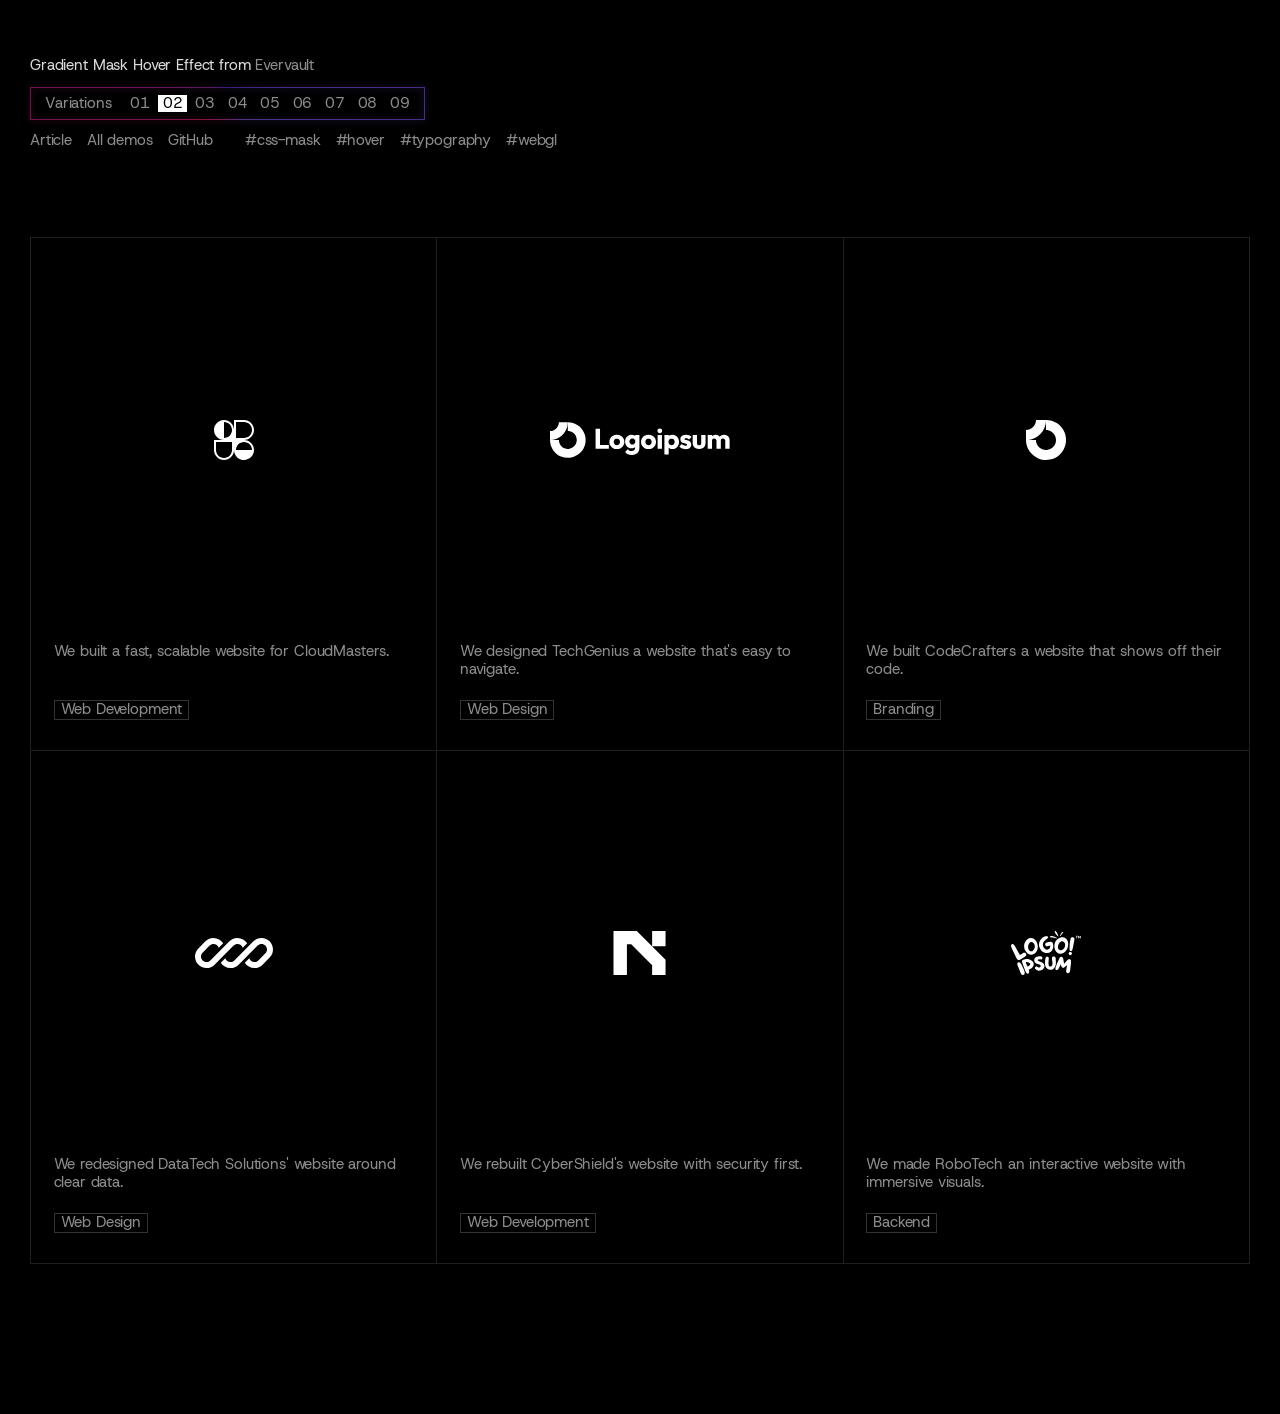
<file: index2.html>
<!DOCTYPE html>
<html lang="en">
	<head>
		<meta charset="UTF-8" />
		<meta name="viewport" content="width=device-width, initial-scale=1">
		<title>Heat Trace Code Hover Effect | Codrops</title>
		<meta name="description" content="Moving over a card leaves hot code that cools as it rises, its characters shrinking as they settle. Made with WebGL. Part of Codrops' Gradient Mask Hover Effect." />
		<meta name="keywords" content="hover effect, gradient mask, grid, evervault, css, javascript, gsap, webgl" />
		<meta name="author" content="Codrops" />
		<link rel="canonical" href="https://tympanus.net/Tutorials/AnimatedCodeBackground/index2.html" />
		<meta property="og:type" content="website" />
		<meta property="og:site_name" content="Codrops" />
		<meta property="og:title" content="Heat Trace Code Hover Effect | Codrops" />
		<meta property="og:description" content="Moving over a card leaves hot code that cools as it rises, its characters shrinking as they settle. Made with WebGL. Part of Codrops' Gradient Mask Hover Effect." />
		<meta property="og:url" content="https://tympanus.net/Tutorials/AnimatedCodeBackground/index2.html" />
		<meta name="twitter:card" content="summary_large_image" />
		<meta name="twitter:site" content="@codrops" />
		<meta name="twitter:title" content="Heat Trace Code Hover Effect | Codrops" />
		<meta name="twitter:description" content="Moving over a card leaves hot code that cools as it rises, its characters shrinking as they settle. Made with WebGL. Part of Codrops' Gradient Mask Hover Effect." />
		<script type="application/ld+json">
		{
			"@context": "https://schema.org",
			"@type": "WebPage",
			"name": "Heat Trace Code Hover Effect",
			"description": "Moving over a card leaves hot code that cools as it rises, its characters shrinking as they settle. Made with WebGL. Part of Codrops' Gradient Mask Hover Effect.",
			"url": "https://tympanus.net/Tutorials/AnimatedCodeBackground/index2.html",
			"author": { "@type": "Organization", "name": "Codrops", "url": "https://tympanus.net/codrops/" },
			"relatedLink": [
				"https://tympanus.net/codrops/2023/05/17/recreating-the-gradient-mask-hover-effect-from-evervault/",
				"https://github.com/codrops/AnimatedCodeBackground"
			]
		}
		</script>
		<link rel="icon" type="image/svg+xml" href="https://tympanus.net/favicon/favicon.svg" />
		<link rel="shortcut icon" href="https://tympanus.net/favicon/favicon.ico" />
		<link rel="preload" href="fonts/HostGrotesk-Regular.woff2" as="font" type="font/woff2" crossorigin />
		<link rel="stylesheet" type="text/css" href="css/base.css" />
		<!-- Added on the live server only, leave commented out in the repo -->
		<!--script src="//tympanus.net/codrops/adpacks/analytics.js"></script-->
	</head>
	<body class="demo-2">
		<main>
			<header class="frame">
				<h1 class="frame__title">Gradient Mask Hover Effect from <a href="https://evervault.com/customers">Evervault</a></h1>
				<nav class="frame__links" aria-label="Demo links">
					<a href="https://tympanus.net/codrops/?p=72017">Article</a>
					<a href="https://tympanus.net/codrops/hub/">All demos</a>
					<a href="https://github.com/codrops/AnimatedCodeBackground">GitHub</a>
				</nav>
				<nav class="frame__tags" aria-label="Tags">
					<a href="https://tympanus.net/codrops/hub/tag/css-mask/">#css-mask</a>
					<a href="https://tympanus.net/codrops/hub/tag/hover/">#hover</a>
					<a href="https://tympanus.net/codrops/hub/tag/typography/">#typography</a>
					<a href="https://tympanus.net/codrops/hub/tag/webgl/">#webgl</a>
				</nav>
				<nav class="frame__demos" aria-label="Variations">
					<span class="frame__demos-label">Variations</span>
					<a class="frame__demo" href="index.html">01</a>
					<span class="frame__demo frame__demo--current" aria-current="page">02</span>
					<a class="frame__demo" href="index3.html">03</a>
					<a class="frame__demo" href="index4.html">04</a>
					<a class="frame__demo" href="index5.html">05</a>
					<a class="frame__demo" href="index6.html">06</a>
					<a class="frame__demo" href="index7.html">07</a>
					<a class="frame__demo" href="index8.html">08</a>
					<a class="frame__demo" href="index9.html">09</a>
				</nav>
			</header>
			<div class="grid">
				<div class="grid__item">
					<div class="grid__item-img">
						<div class="grid__item-img-deco" aria-hidden="true"></div>
						<svg id="logo-85" aria-hidden="true" width="40" height="40" viewBox="0 0 40 40" fill="none" xmlns="http://www.w3.org/2000/svg"><path fill-rule="evenodd" clip-rule="evenodd" d="M10 0C15.5228 0 20 4.47715 20 10V0H30C35.5228 0 40 4.47715 40 10C40 15.5228 35.5228 20 30 20C35.5228 20 40 24.4772 40 30C40 32.7423 38.8961 35.2268 37.1085 37.0334L37.0711 37.0711L37.0379 37.1041C35.2309 38.8943 32.7446 40 30 40C27.2741 40 24.8029 38.9093 22.999 37.1405C22.9756 37.1175 22.9522 37.0943 22.9289 37.0711C22.907 37.0492 22.8852 37.0272 22.8635 37.0051C21.0924 35.2009 20 32.728 20 30C20 35.5228 15.5228 40 10 40C4.47715 40 0 35.5228 0 30V20H10C4.47715 20 0 15.5228 0 10C0 4.47715 4.47715 0 10 0ZM18 10C18 14.4183 14.4183 18 10 18V2C14.4183 2 18 5.58172 18 10ZM38 30C38 25.5817 34.4183 22 30 22C25.5817 22 22 25.5817 22 30H38ZM2 22V30C2 34.4183 5.58172 38 10 38C14.4183 38 18 34.4183 18 30V22H2ZM22 18V2L30 2C34.4183 2 38 5.58172 38 10C38 14.4183 34.4183 18 30 18H22Z" fill="#ffffff" stop-color="#ffffff"></path></svg>
					</div>
					<p class="grid__item-label">We built a fast, scalable website for CloudMasters.</p>
					<span class="grid__item-tag">Web Development</span>
				</div>
				<div class="grid__item">
					<div class="grid__item-img">
						<div class="grid__item-img-deco" aria-hidden="true"></div>
						<svg id="logo-87" aria-hidden="true" width="202" height="40" viewBox="0 0 202 40" fill="none" xmlns="http://www.w3.org/2000/svg"><path fill-rule="evenodd" clip-rule="evenodd" d="M25.5557 11.6853C23.9112 10.5865 21.9778 10 20 10V0C23.9556 0 27.8224 1.17298 31.1114 3.37061C34.4004 5.56823 36.9638 8.69181 38.4776 12.3463C39.9913 16.0008 40.3874 20.0222 39.6157 23.9018C38.844 27.7814 36.9392 31.3451 34.1421 34.1421C31.3451 36.9392 27.7814 38.844 23.9018 39.6157C20.0222 40.3874 16.0008 39.9913 12.3463 38.4776C8.6918 36.9638 5.56823 34.4004 3.37061 31.1114C1.17298 27.8224 0 23.9556 0 20H10C10 21.9778 10.5865 23.9112 11.6853 25.5557C12.7841 27.2002 14.3459 28.4819 16.1732 29.2388C18.0004 29.9957 20.0111 30.1937 21.9509 29.8078C23.8907 29.422 25.6725 28.4696 27.0711 27.0711C28.4696 25.6725 29.422 23.8907 29.8078 21.9509C30.1937 20.0111 29.9957 18.0004 29.2388 16.1732C28.4819 14.3459 27.2002 12.7841 25.5557 11.6853Z" fill="#ffffff" stop-color="#ffffff"></path><path fill-rule="evenodd" clip-rule="evenodd" d="M10 1.47023e-06C10 1.31322 9.74135 2.61358 9.2388 3.82684C8.73625 5.04009 7.99966 6.14248 7.07107 7.07107C6.14249 7.99966 5.0401 8.73625 3.82684 9.2388C2.61358 9.74134 1.31322 10 6.15916e-06 10L5.72205e-06 20C2.62644 20 5.22716 19.4827 7.65368 18.4776C10.0802 17.4725 12.285 15.9993 14.1421 14.1421C15.9993 12.285 17.4725 10.0802 18.4776 7.65367C19.4827 5.22715 20 2.62643 20 -3.8147e-06L10 1.47023e-06Z" fill="#ffffff" stop-color="#ffffff"></path><path d="M125.619 14.4525H120.767V29.8648H125.619V14.4525Z" fill="#ffffff" stop-color="#ffffff"></path><path d="M121.307 11.5666C121.814 12.074 122.448 12.3277 123.209 12.3277C123.97 12.3277 124.594 12.074 125.08 11.5666C125.567 11.0381 125.81 10.4038 125.81 9.66385C125.81 8.90277 125.567 8.26849 125.08 7.76111C124.594 7.25369 123.97 7 123.209 7C122.448 7 121.814 7.25369 121.307 7.76111C120.82 8.26849 120.577 8.90277 120.577 9.66385C120.577 10.4038 120.82 11.0381 121.307 11.5666Z" fill="#ffffff" stop-color="#ffffff"></path><path d="M51.1562 29.8648V7.47568H56.1351V25.4885H66.0612V29.8648H51.1562Z" fill="#ffffff" stop-color="#ffffff"></path><path fill-rule="evenodd" clip-rule="evenodd" d="M75.0274 30.2136C73.4418 30.2136 72.0042 29.8648 70.7145 29.1671C69.446 28.4483 68.4418 27.4758 67.7018 26.2495C66.9619 25.0233 66.5919 23.6491 66.5919 22.1269C66.5919 20.6047 66.9619 19.2411 67.7018 18.036C68.4418 16.8309 69.446 15.8795 70.7145 15.1819C71.983 14.463 73.4207 14.1036 75.0274 14.1036C76.6342 14.1036 78.0718 14.4525 79.3403 15.1501C80.6088 15.8478 81.6131 16.8098 82.353 18.036C83.093 19.2411 83.463 20.6047 83.463 22.1269C83.463 23.6491 83.093 25.0233 82.353 26.2495C81.6131 27.4758 80.6088 28.4483 79.3403 29.1671C78.0718 29.8648 76.6342 30.2136 75.0274 30.2136ZM75.0274 25.8056C75.7251 25.8056 76.3382 25.6576 76.8668 25.3616C77.3953 25.0445 77.797 24.6111 78.0718 24.0614C78.3678 23.4906 78.5158 22.8457 78.5158 22.1269C78.5158 21.4081 78.3678 20.7844 78.0718 20.2559C77.7758 19.7062 77.3636 19.2834 76.835 18.9874C76.3276 18.6702 75.7251 18.5117 75.0274 18.5117C74.3509 18.5117 73.7484 18.6702 73.2198 18.9874C72.6913 19.2834 72.279 19.7062 71.983 20.2559C71.687 20.8056 71.5391 21.4398 71.5391 22.1586C71.5391 22.8563 71.687 23.4906 71.983 24.0614C72.279 24.6111 72.6913 25.0445 73.2198 25.3616C73.7484 25.6576 74.3509 25.8056 75.0274 25.8056Z" fill="#ffffff" stop-color="#ffffff"></path><path fill-rule="evenodd" clip-rule="evenodd" d="M87.3057 35.8902C88.5953 36.4821 90.0858 36.7781 91.7772 36.7781C93.4262 36.7781 94.8956 36.4504 96.1852 35.795C97.4749 35.1396 98.4896 34.2306 99.2296 33.0678C99.9695 31.905 100.34 30.5308 100.34 28.9451V14.4525H95.5826V15.488C95.2288 15.1902 94.827 14.9402 94.3776 14.7379C93.553 14.3362 92.6122 14.1353 91.5552 14.1353C90.1387 14.1353 88.8807 14.4736 87.7814 15.1501C86.6819 15.8055 85.8152 16.7146 85.1809 17.8774C84.5466 19.0191 84.2296 20.3087 84.2296 21.7464C84.2296 23.1629 84.5466 24.4525 85.1809 25.6153C85.8152 26.7781 86.6819 27.6978 87.7814 28.3743C88.8807 29.0508 90.1387 29.3891 91.5552 29.3891C92.5911 29.3891 93.5319 29.1883 94.3776 28.7866C94.7872 28.592 95.1572 28.3627 95.4875 28.0986V29.072C95.4875 30.1502 95.1387 30.9853 94.441 31.5773C93.7645 32.1693 92.8237 32.4652 91.6186 32.4652C90.6461 32.4652 89.811 32.2961 89.1133 31.9578C88.4368 31.6196 87.8236 31.1227 87.2739 30.4673L84.293 33.4483C85.0329 34.5054 86.0372 35.3194 87.3057 35.8902ZM94.219 24.6322C93.7327 24.9282 93.1514 25.0762 92.4748 25.0762C91.7983 25.0762 91.2063 24.9282 90.6989 24.6322C90.2126 24.3362 89.8321 23.9345 89.5573 23.4271C89.2824 22.8986 89.145 22.3383 89.145 21.7464C89.145 21.1121 89.2824 20.5413 89.5573 20.0339C89.8321 19.5265 90.2232 19.1248 90.7306 18.8288C91.238 18.5328 91.8194 18.3848 92.4748 18.3848C93.1514 18.3848 93.7327 18.5328 94.219 18.8288C94.7264 19.1248 95.1069 19.5265 95.3607 20.0339C95.6355 20.5413 95.7729 21.1121 95.7729 21.7464C95.7729 22.3806 95.6355 22.9514 95.3607 23.4588C95.1069 23.9451 94.7264 24.3362 94.219 24.6322Z" fill="#ffffff" stop-color="#ffffff"></path><path fill-rule="evenodd" clip-rule="evenodd" d="M110.551 30.2136C108.965 30.2136 107.527 29.8648 106.238 29.1671C104.969 28.4483 103.965 27.4758 103.225 26.2495C102.485 25.0233 102.115 23.6491 102.115 22.1269C102.115 20.6047 102.485 19.2411 103.225 18.036C103.965 16.8309 104.969 15.8795 106.238 15.1819C107.506 14.463 108.944 14.1036 110.551 14.1036C112.157 14.1036 113.595 14.4525 114.863 15.1501C116.132 15.8478 117.136 16.8098 117.876 18.036C118.616 19.2411 118.986 20.6047 118.986 22.1269C118.986 23.6491 118.616 25.0233 117.876 26.2495C117.136 27.4758 116.132 28.4483 114.863 29.1671C113.595 29.8648 112.157 30.2136 110.551 30.2136ZM110.551 25.8056C111.248 25.8056 111.861 25.6576 112.39 25.3616C112.918 25.0445 113.32 24.6111 113.595 24.0614C113.891 23.4906 114.039 22.8457 114.039 22.1269C114.039 21.4081 113.891 20.7844 113.595 20.2559C113.299 19.7062 112.887 19.2834 112.358 18.9874C111.851 18.6702 111.248 18.5117 110.551 18.5117C109.874 18.5117 109.271 18.6702 108.743 18.9874C108.214 19.2834 107.802 19.7062 107.506 20.2559C107.21 20.8056 107.062 21.4398 107.062 22.1586C107.062 22.8563 107.21 23.4906 107.506 24.0614C107.802 24.6111 108.214 25.0445 108.743 25.3616C109.271 25.6576 109.874 25.8056 110.551 25.8056Z" fill="#ffffff" stop-color="#ffffff"></path><path fill-rule="evenodd" clip-rule="evenodd" d="M137.281 30.1819C136.246 30.1819 135.294 29.9811 134.427 29.5794C133.971 29.368 133.559 29.1156 133.191 28.8222V36.3659H128.402V14.4525H133.254V15.5162C133.606 15.2283 133.997 14.9794 134.427 14.7696C135.294 14.3467 136.246 14.1353 137.281 14.1353C138.74 14.1353 140.03 14.4842 141.15 15.1819C142.292 15.8795 143.18 16.8309 143.814 18.036C144.47 19.2411 144.797 20.6153 144.797 22.1586C144.797 23.702 144.47 25.0762 143.814 26.2813C143.18 27.4864 142.292 28.4377 141.15 29.1354C140.03 29.8331 138.74 30.1819 137.281 30.1819ZM136.394 25.8056C137.091 25.8056 137.694 25.647 138.201 25.3299C138.73 25.0128 139.142 24.5793 139.438 24.0297C139.734 23.48 139.882 22.8563 139.882 22.1586C139.882 21.4398 139.734 20.8056 139.438 20.2559C139.142 19.7062 138.73 19.2834 138.201 18.9874C137.694 18.6702 137.102 18.5117 136.425 18.5117C135.749 18.5117 135.146 18.6702 134.618 18.9874C134.11 19.2834 133.709 19.7062 133.413 20.2559C133.117 20.8056 132.969 21.4398 132.969 22.1586C132.969 22.8563 133.106 23.48 133.381 24.0297C133.677 24.5793 134.089 25.0128 134.618 25.3299C135.146 25.647 135.738 25.8056 136.394 25.8056Z" fill="#ffffff" stop-color="#ffffff"></path><path d="M149.546 29.8965C150.434 30.1291 151.332 30.2453 152.241 30.2453C154.165 30.2453 155.687 29.8014 156.808 28.9134C157.949 28.0255 158.52 26.831 158.52 25.3299C158.52 24.3574 158.341 23.5751 157.981 22.9832C157.622 22.3701 157.157 21.8838 156.586 21.5244C156.015 21.165 155.412 20.8795 154.778 20.6681C154.144 20.4567 153.541 20.277 152.971 20.129C152.4 19.981 151.935 19.8119 151.575 19.6216C151.216 19.4313 151.036 19.1776 151.036 18.8605C151.036 18.5645 151.174 18.3425 151.448 18.1945C151.723 18.0254 152.135 17.9409 152.685 17.9409C153.256 17.9409 153.837 18.0571 154.429 18.2897C155.042 18.5222 155.592 18.924 156.078 19.4948L158.837 16.7041C158.14 15.8161 157.231 15.1501 156.11 14.7062C155.011 14.2411 153.806 14.0085 152.495 14.0085C151.248 14.0085 150.159 14.2199 149.229 14.6427C148.298 15.0656 147.579 15.647 147.072 16.3869C146.565 17.1057 146.311 17.962 146.311 18.9557C146.311 19.8859 146.491 20.6576 146.85 21.2707C147.209 21.8626 147.675 22.3278 148.245 22.666C148.816 23.0043 149.419 23.2686 150.053 23.4588C150.687 23.6491 151.29 23.8288 151.861 23.998C152.431 24.146 152.897 24.3257 153.256 24.5371C153.637 24.7274 153.827 25.0128 153.827 25.3933C153.827 25.6893 153.668 25.9218 153.351 26.091C153.055 26.2601 152.622 26.3447 152.051 26.3447C151.226 26.3447 150.465 26.1967 149.768 25.9007C149.07 25.5836 148.467 25.1502 147.96 24.6005L145.201 27.3912C145.73 27.962 146.364 28.4695 147.104 28.9134C147.865 29.3362 148.679 29.6639 149.546 29.8965Z" fill="#ffffff" stop-color="#ffffff"></path><path d="M167.368 30.2136C165.952 30.2136 164.694 29.9282 163.595 29.3574C162.516 28.7654 161.671 27.962 161.058 26.9472C160.444 25.9113 160.138 24.7274 160.138 23.3954V14.4525H164.99V23.332C164.99 23.8605 165.074 24.3151 165.244 24.6956C165.434 25.0762 165.709 25.3722 166.068 25.5836C166.428 25.795 166.861 25.9007 167.368 25.9007C168.087 25.9007 168.658 25.6787 169.081 25.2347C169.504 24.7696 169.715 24.1354 169.715 23.332V14.4525H174.567V23.3637C174.567 24.7168 174.261 25.9113 173.647 26.9472C173.034 27.962 172.189 28.7654 171.11 29.3574C170.032 29.9282 168.785 30.2136 167.368 30.2136Z" fill="#ffffff" stop-color="#ffffff"></path><path d="M181.831 14.4525H176.979V29.8648H181.831V20.8584C181.831 20.3299 181.937 19.8859 182.148 19.5265C182.381 19.1671 182.688 18.8922 183.068 18.702C183.449 18.4905 183.882 18.3848 184.368 18.3848C185.066 18.3848 185.647 18.6068 186.112 19.0508C186.599 19.4736 186.842 20.0762 186.842 20.8584V29.8648H191.694V20.8584C191.694 20.3299 191.8 19.8859 192.011 19.5265C192.244 19.1671 192.55 18.8922 192.931 18.702C193.311 18.4905 193.745 18.3848 194.231 18.3848C194.929 18.3848 195.51 18.6068 195.975 19.0508C196.461 19.4736 196.704 20.0762 196.704 20.8584V29.8648H201.557V20.3193C201.557 19.0297 201.282 17.9303 200.732 17.0212C200.203 16.0909 199.474 15.3827 198.544 14.8965C197.635 14.389 196.588 14.1353 195.404 14.1353C194.199 14.1353 193.11 14.3996 192.138 14.9282C191.506 15.2649 190.954 15.6995 190.481 16.2319C190.04 15.675 189.504 15.2193 188.871 14.8647C188.026 14.3785 187.064 14.1353 185.986 14.1353C184.844 14.1353 183.819 14.3785 182.91 14.8647C182.514 15.067 182.155 15.3093 181.831 15.5916V14.4525Z" fill="#ffffff" stop-color="#ffffff"></path></svg>
					</div>
					<p class="grid__item-label">We designed TechGenius a website that's easy to navigate.</p>
					<span class="grid__item-tag">Web Design</span>
				</div>
				<div class="grid__item">
					<div class="grid__item-img">
						<div class="grid__item-img-deco" aria-hidden="true"></div>
						<svg id="logo-86" aria-hidden="true" width="40" height="40" viewBox="0 0 40 40" fill="none" xmlns="http://www.w3.org/2000/svg"><path fill-rule="evenodd" clip-rule="evenodd" d="M25.5557 11.6853C23.9112 10.5865 21.9778 10 20 10V0C23.9556 0 27.8224 1.17298 31.1114 3.37061C34.4004 5.56823 36.9638 8.69181 38.4776 12.3463C39.9913 16.0008 40.3874 20.0222 39.6157 23.9018C38.844 27.7814 36.9392 31.3451 34.1421 34.1421C31.3451 36.9392 27.7814 38.844 23.9018 39.6157C20.0222 40.3874 16.0008 39.9913 12.3463 38.4776C8.69181 36.9638 5.56823 34.4004 3.37061 31.1114C1.17298 27.8224 0 23.9556 0 20H10C10 21.9778 10.5865 23.9112 11.6853 25.5557C12.7841 27.2002 14.3459 28.4819 16.1732 29.2388C18.0004 29.9957 20.0111 30.1937 21.9509 29.8078C23.8907 29.422 25.6725 28.4696 27.0711 27.0711C28.4696 25.6725 29.422 23.8907 29.8078 21.9509C30.1937 20.0111 29.9957 18.0004 29.2388 16.1732C28.4819 14.3459 27.2002 12.7841 25.5557 11.6853Z" fill="#ffffff" stop-color="#ffffff"></path><path fill-rule="evenodd" clip-rule="evenodd" d="M10 5.16562e-07C10 1.31322 9.74135 2.61358 9.2388 3.82683C8.73625 5.04009 7.99966 6.14248 7.07107 7.07107C6.14249 7.99966 5.0401 8.73625 3.82684 9.2388C2.61358 9.74134 1.31322 10 5.4439e-06 10L5.00679e-06 20C2.62644 20 5.22716 19.4827 7.65368 18.4776C10.0802 17.4725 12.285 15.9993 14.1421 14.1421C15.9993 12.285 17.4725 10.0802 18.4776 7.65367C19.4827 5.22715 20 2.62643 20 -3.81469e-06L10 5.16562e-07Z" fill="#ffffff" stop-color="#ffffff"></path></svg>
					</div>
					<p class="grid__item-label">We built CodeCrafters a website that shows off their code.</p>
					<span class="grid__item-tag">Branding</span>
				</div>
				<div class="grid__item">
					<div class="grid__item-img">
						<div class="grid__item-img-deco" aria-hidden="true"></div>
						<svg id="logo-70" aria-hidden="true" width="78" height="30" viewBox="0 0 78 30" fill="none" xmlns="http://www.w3.org/2000/svg"> <path d="M18.5147 0C15.4686 0 12.5473 1.21005 10.3934 3.36396L3.36396 10.3934C1.21005 12.5473 0 15.4686 0 18.5147C0 24.8579 5.14214 30 11.4853 30C14.5314 30 17.4527 28.7899 19.6066 26.636L24.4689 21.7737C24.469 21.7738 24.4689 21.7736 24.4689 21.7737L38.636 7.6066C39.6647 6.57791 41.0599 6 42.5147 6C44.9503 6 47.0152 7.58741 47.7311 9.78407L52.2022 5.31296C50.1625 2.11834 46.586 0 42.5147 0C39.4686 0 36.5473 1.21005 34.3934 3.36396L15.364 22.3934C14.3353 23.4221 12.9401 24 11.4853 24C8.45584 24 6 21.5442 6 18.5147C6 17.0599 6.57791 15.6647 7.6066 14.636L14.636 7.6066C15.6647 6.57791 17.0599 6 18.5147 6C20.9504 6 23.0152 7.58748 23.7311 9.78421L28.2023 5.31307C26.1626 2.1184 22.5861 0 18.5147 0Z" fill="#ffffff" stop-color="#ffffff"></path> <path d="M39.364 22.3934C38.3353 23.4221 36.9401 24 35.4853 24C33.05 24 30.9853 22.413 30.2692 20.2167L25.7982 24.6877C27.838 27.8819 31.4143 30 35.4853 30C38.5314 30 41.4527 28.7899 43.6066 26.636L62.636 7.6066C63.6647 6.57791 65.0599 6 66.5147 6C69.5442 6 72 8.45584 72 11.4853C72 12.9401 71.4221 14.3353 70.3934 15.364L63.364 22.3934C62.3353 23.4221 60.9401 24 59.4853 24C57.0498 24 54.985 22.4127 54.269 20.2162L49.798 24.6873C51.8377 27.8818 55.4141 30 59.4853 30C62.5314 30 65.4527 28.7899 67.6066 26.636L74.636 19.6066C76.7899 17.4527 78 14.5314 78 11.4853C78 5.14214 72.8579 0 66.5147 0C63.4686 0 60.5473 1.21005 58.3934 3.36396L39.364 22.3934Z" fill="#ffffff" stop-color="#ffffff"></path> </svg>
					</div>
					<p class="grid__item-label">We redesigned DataTech Solutions' website around clear data.</p>
					<span class="grid__item-tag">Web Design</span>
				</div>
				<div class="grid__item">
					<div class="grid__item-img">
						<div class="grid__item-img-deco" aria-hidden="true"></div>
						<svg id="logo-72" aria-hidden="true" width="52" height="44" viewBox="0 0 53 44" fill="none" xmlns="http://www.w3.org/2000/svg"> <path d="M23.2997 0L52.0461 28.6301V44H38.6311V34.1553L17.7522 13.3607L13.415 13.3607L13.415 44H0L0 0L23.2997 0ZM38.6311 15.2694V0L52.0461 0V15.2694L38.6311 15.2694Z" fill="#fff"></path> </svg>
					</div>
					<p class="grid__item-label">We rebuilt CyberShield's website with security first.</p>
					<span class="grid__item-tag">Web Development</span>
				</div>
				<div class="grid__item">
					<div class="grid__item-img">
						<div class="grid__item-img-deco" aria-hidden="true"></div>
						<svg id="logo-74" aria-hidden="true" width="70" height="44" viewBox="0 0 70 44" fill="none" xmlns="http://www.w3.org/2000/svg">
							<path d="M65.5268 5.40852C65.5268 5.45982 65.5268 5.52395 65.5137 5.56243C65.4481 6.06264 65.4481 6.56285 65.4874 7.07589C65.5137 7.20415 65.5399 7.33241 65.6449 7.43502C65.8154 7.6274 66.0777 7.58893 66.1827 7.35806C66.2352 7.24263 66.2352 7.12719 66.2089 7.01176C66.0777 6.52437 66.0515 6.01134 66.0384 5.51112C66.0384 5.48547 66.0384 5.44699 66.0384 5.40852C66.1827 5.39569 66.3139 5.38286 66.4319 5.38286C66.5238 5.37004 66.6025 5.35721 66.6681 5.31873C66.8648 5.21613 66.8648 4.99809 66.6549 4.89548C66.5762 4.857 66.4713 4.84417 66.3795 4.84417C66.0515 4.857 65.7236 4.857 65.3956 4.857C65.2776 4.857 65.1595 4.86983 65.0414 4.88265C64.9758 4.89548 64.8971 4.89548 64.8447 4.93396C64.7528 4.97243 64.7004 5.03656 64.7004 5.12634C64.7135 5.21613 64.7528 5.26743 64.8447 5.30591C64.8971 5.34439 64.9627 5.35721 65.0283 5.35721C65.1857 5.37004 65.3563 5.39569 65.5268 5.40852ZM69.1342 5.99851C69.1342 6.01134 69.1473 6.02416 69.1473 6.02416C69.1998 6.37046 69.2523 6.70394 69.2916 7.03741C69.3048 7.15284 69.3179 7.25545 69.3966 7.34523C69.5671 7.56327 69.8295 7.53762 69.9475 7.30676C70 7.19132 70.0131 7.07589 69.9869 6.94763C69.9082 6.56285 69.8688 6.17807 69.7901 5.80612C69.7376 5.57525 69.6721 5.35721 69.6065 5.152C69.5671 5.02374 69.4753 4.93395 69.3179 4.92113C69.1605 4.89548 69.0424 4.97243 68.9768 5.08787C68.8981 5.19047 68.8325 5.29308 68.78 5.40852C68.6882 5.61373 68.6095 5.81895 68.5046 6.01134C68.4914 6.06264 68.4783 6.10112 68.4521 6.13959C68.439 6.11394 68.4259 6.10112 68.4259 6.10112C68.2553 5.78047 68.0979 5.45982 67.9274 5.152C67.9011 5.12634 67.888 5.10069 67.8749 5.07504C67.7962 4.95961 67.7044 4.89548 67.5601 4.89548C67.4289 4.9083 67.3239 4.98526 67.2584 5.10069C67.2321 5.152 67.2321 5.19047 67.219 5.24178C67.1665 5.65221 67.1009 6.06264 67.0485 6.47307C67.0222 6.70394 67.0091 6.9348 67.0091 7.16567C66.996 7.21697 67.0091 7.2811 67.0353 7.33241C67.0616 7.43501 67.1403 7.49915 67.2452 7.51197C67.3764 7.5248 67.4682 7.48632 67.5076 7.38371C67.5469 7.30676 67.5601 7.24263 67.5732 7.1785C67.6257 6.94763 67.665 6.72959 67.7044 6.51155C67.7306 6.38329 67.7437 6.28068 67.7831 6.13959C67.8093 6.1909 67.8355 6.22938 67.8618 6.26785C67.9798 6.42177 68.0979 6.57568 68.2422 6.70394C68.3865 6.80654 68.5046 6.79372 68.6226 6.67828C68.6489 6.65263 68.662 6.63981 68.6882 6.61415C68.8063 6.43459 68.9506 6.25503 69.0686 6.07546C69.0949 6.04981 69.108 6.02416 69.1342 5.99851Z" fill="#ffffff" stop-color="#ffffff"></path>
							<path d="M38.9087 5.6605C38.8175 5.90425 38.8001 6.07986 38.8422 6.22582C38.8887 6.4243 39.0094 6.48928 39.1732 6.4388C40.714 6.06627 44.0927 7.12367 45.3436 7.41838C45.6386 7.48026 45.8786 7.10791 45.6773 6.77407C45.3835 6.45077 42.0063 5.0666 40.7177 4.99113C40.2126 4.96322 39.3096 4.83658 38.9087 5.6605Z" fill="#ffffff" stop-color="#ffffff"></path><path d="M52.1133 1.17982C52.2775 1.27249 52.3693 1.36089 52.4146 1.45966C52.4821 1.58922 52.4465 1.67886 52.3331 1.7246C51.3146 2.21062 49.9593 4.30303 49.4122 5.02468C49.2796 5.19069 48.9737 5.09422 48.9275 4.82122C48.937 4.51254 50.1384 2.24181 50.8089 1.62334C51.0724 1.38187 51.5077 0.908078 52.1133 1.17982Z" fill="#ffffff" stop-color="#ffffff"></path><path d="M44.0023 0.149796C44.1996 0.00441887 44.4046 -0.0465256 44.5093 0.0479512C46.046 1.3329 46.8609 3.36773 47.3655 5.23057C47.3845 5.27397 47.3857 5.33625 47.3705 5.40122C47.3642 5.45675 47.3227 5.51541 47.2568 5.5608C47.1864 5.61091 47.1258 5.62617 47.0973 5.58299C46.4238 4.68732 42.5771 1.20242 44.0023 0.149796Z" fill="#ffffff" stop-color="#ffffff"></path><path d="M11.461 22.4276C11.8293 22.1595 12.2297 21.9363 12.6534 21.7631C13.0967 21.6392 13.5692 21.6597 13.9995 21.8217C14.4297 21.9837 14.7944 22.2782 15.0382 22.6608C15.2563 23.0424 15.3416 23.483 15.2814 23.9162C15.2212 24.3493 15.0187 24.7516 14.7043 25.0625C14.4606 25.3145 14.1839 25.534 13.8816 25.7154C12.5342 26.5665 11.1748 27.3709 9.81547 28.222C9.53732 28.435 9.24225 28.6261 8.93308 28.7933C8.46281 29.0226 7.92537 29.084 7.41368 28.9669C6.902 28.8499 6.44826 28.5616 6.13092 28.1521C5.89369 27.8621 5.69348 27.545 5.53471 27.2077C4.24691 24.5612 2.91142 21.9263 1.67131 19.2331C1.09895 18.0673 0.633913 16.7265 0.180798 15.4324C-0.0152406 15.0564 -0.0535225 14.6205 0.0741037 14.2173C0.20173 13.8141 0.485195 13.4755 0.864201 13.2735C1.24321 13.0715 1.68785 13.0221 2.10357 13.1357C2.51929 13.2493 2.87329 13.517 3.09027 13.8818C3.75722 14.7484 4.34761 15.6689 4.85504 16.6333C6.14284 18.965 7.37103 21.2967 8.61113 23.5585C8.68334 23.6835 8.76296 23.8041 8.84961 23.9199C9.783 23.5362 10.6609 23.0345 11.461 22.4276Z" fill="#ffffff" stop-color="#ffffff"></path><path d="M24.7761 21.6142C21.8309 24.9835 16.8943 24.1324 14.4141 19.7954C12.6493 16.7175 12.3393 11.6343 16.1789 8.42817C16.9988 7.75694 17.9792 7.29969 19.0287 7.09907C20.3155 6.9187 21.6277 7.14066 22.7777 7.73324C23.9277 8.32582 24.8567 9.25867 25.432 10.3985C27.5306 14.1293 27.2325 18.886 24.7761 21.6142ZM23.5837 13.7562C23.2708 12.8394 22.6431 12.0567 21.807 11.541C21.3339 11.2113 20.759 11.051 20.1792 11.0871C19.5993 11.1232 19.0499 11.3535 18.6233 11.7392C16.9182 13.2199 16.5604 16.7292 17.8005 18.8161C17.9586 19.1564 18.1907 19.4588 18.4808 19.7022C18.7709 19.9456 19.1119 20.1241 19.4799 20.2251C19.8479 20.3262 20.234 20.3474 20.6113 20.2873C20.9886 20.2271 21.3478 20.0871 21.664 19.877C22.5883 19.1763 23.2664 18.2115 23.604 17.1167C23.9417 16.0218 23.9221 14.8513 23.548 13.7679L23.5837 13.7562Z" fill="#ffffff" stop-color="#ffffff"></path><path d="M36.7955 15.2252C36.494 15.2886 36.1825 15.2924 35.8794 15.2363C35.5764 15.1802 35.2878 15.0655 35.0308 14.8988C34.8059 14.773 34.6123 14.6001 34.4639 14.3924C34.3156 14.1847 34.2162 13.9475 34.1729 13.6977C34.1295 13.448 34.1434 13.192 34.2133 12.9481C34.2833 12.7042 34.4078 12.4785 34.5777 12.2872C34.8737 11.9028 35.2939 11.6276 35.7701 11.5061C37.0134 11.1533 38.2933 10.9382 39.5858 10.8649C39.8698 10.8326 40.1575 10.8561 40.432 10.934C40.7066 11.012 40.9624 11.1427 41.1846 11.3187C41.4067 11.4946 41.5907 11.7122 41.7257 11.9586C41.8606 12.205 41.9439 12.4753 41.9706 12.7536C42.3432 14.1206 42.384 15.5539 42.0898 16.9391C41.0167 21.416 37.3202 22.9549 33.1706 21.5209C32.0058 21.1375 30.9845 20.4231 30.2373 19.469C29.2407 18.32 28.5341 16.9583 28.1744 15.4934C27.883 14.1889 27.9149 12.8353 28.2676 11.5454C28.6202 10.2555 29.2833 9.06675 30.2015 8.07845C31.0729 7.00428 32.2039 6.15891 33.4926 5.61846C34.3069 5.17961 35.2598 5.05483 36.1636 5.2687C36.3686 5.32418 36.5547 5.43228 36.7026 5.58179C36.8505 5.73131 36.9548 5.91678 37.0047 6.11899C37.0546 6.32119 37.0482 6.53276 36.9863 6.73176C36.9243 6.93075 36.8091 7.10992 36.6525 7.25068C36.3547 7.51423 36.0312 7.74853 35.6866 7.9502C34.6265 8.61027 33.704 9.46082 32.9679 10.4568C32.4854 11.1013 32.1531 11.8414 31.9945 12.6249C31.8358 13.4084 31.8547 14.2164 32.0498 14.9921C32.3202 16.0497 32.9203 16.999 33.7668 17.7085C36.3901 20.0403 39.8004 17.7901 39.2042 14.6073C38.3338 14.8172 37.5706 15.0387 36.7955 15.2252Z" fill="#ffffff" stop-color="#ffffff"></path><path d="M52.8217 21.8007C48.9464 24.1325 44.5345 21.8007 43.5686 16.9041C42.8651 13.4065 44.2006 8.50982 48.8749 6.64443C49.8694 6.25608 50.9481 6.11973 52.0109 6.24803C53.2878 6.47658 54.4592 7.09121 55.3598 8.00528C56.2604 8.91934 56.845 10.0867 57.0309 11.3429C57.8179 15.505 56.0293 19.947 52.8217 21.8007ZM54.1692 13.9544C54.168 12.9859 53.8176 12.0487 53.1795 11.3079C52.8384 10.8497 52.3453 10.5214 51.7843 10.3789C51.2232 10.2365 50.6291 10.2887 50.103 10.5268C48.0044 11.4128 46.5258 14.6306 47.0624 16.9974C47.1034 17.3688 47.2268 17.727 47.4241 18.0469C47.6214 18.3668 47.8878 18.6407 48.2047 18.8495C48.5215 19.0582 48.8812 19.1968 49.2585 19.2555C49.6359 19.3141 50.0218 19.2915 50.3892 19.1892C51.4985 18.8103 52.459 18.1022 53.1366 17.1637C53.8143 16.2252 54.1753 15.1032 54.1692 13.9544Z" fill="#ffffff" stop-color="#ffffff"></path><path d="M60.9499 22.7801C60.8914 23.2068 60.662 23.5933 60.312 23.8546C59.962 24.1158 59.5202 24.2305 59.0838 24.1733C58.6474 24.1161 58.2521 23.8917 57.9849 23.5495C57.7176 23.2074 57.6004 22.7754 57.6589 22.3487C57.7174 21.922 57.9469 21.5355 58.2968 21.2742C58.6468 21.0129 59.0886 20.8983 59.525 20.9555C59.9614 21.0127 60.3567 21.237 60.624 21.5792C60.8912 21.9214 61.0085 22.3534 60.9499 22.7801ZM59.9125 7.05247C60.1393 6.71382 60.472 6.45593 60.861 6.31726C61.2499 6.17859 61.6743 6.16657 62.0708 6.283C62.4739 6.38161 62.83 6.61262 63.0797 6.93735C63.3293 7.26209 63.4572 7.66082 63.4421 8.06678C63.3895 8.71795 63.2899 9.36468 63.144 10.0021C62.7505 12.159 62.3689 14.3158 61.9516 16.4494C61.7608 17.3005 61.5104 18.1166 61.2361 18.9793C61.1407 19.249 60.9813 19.4927 60.7711 19.6905C60.6404 19.8393 60.4735 19.9534 60.2857 20.0223C60.0979 20.0913 59.8954 20.1128 59.6969 20.0849C59.4984 20.057 59.3102 19.9806 59.1499 19.8628C58.9896 19.7449 58.8623 19.5894 58.7798 19.4107C58.638 19.0901 58.561 18.7456 58.5532 18.3964C58.5532 16.9507 58.5532 15.4934 58.6486 14.036C58.8107 11.9562 59.1295 9.89088 59.6025 7.85692C59.6582 7.58442 59.7631 7.32383 59.9125 7.08745V7.05247Z" fill="#ffffff" stop-color="#ffffff"></path><path fill-rule="evenodd" clip-rule="evenodd" d="M6.42311 32.1488C6.28232 32.4561 6.24371 32.7987 6.31251 33.1284C6.35828 33.563 6.45881 33.9905 6.61181 34.4011C6.80283 34.9039 7.01658 35.4011 7.28014 36.0139C7.34075 36.1549 7.40409 36.3021 7.47037 36.457C7.82579 37.2872 8.27175 38.3482 8.8666 39.8837C9.03497 40.3199 9.18448 40.7597 9.33504 41.2025C9.39586 41.3814 9.4569 41.5609 9.51938 41.7408C9.74334 42.3804 10.1287 42.955 10.6395 43.4104C10.8564 43.6607 11.1441 43.8431 11.4667 43.9343C11.7956 44.0273 12.1454 44.0214 12.4708 43.9174C12.7962 43.8133 13.082 43.6159 13.2911 43.3508C13.4961 43.0909 13.618 42.7777 13.6417 42.4505C13.7747 41.8131 13.7293 41.1522 13.5101 40.5377C13.1622 39.5174 12.7659 38.4956 12.3089 37.4962L12.3068 37.4918C11.555 35.9282 10.7908 34.3754 9.99044 32.822L9.98445 32.8111C9.75015 32.4064 9.44566 32.0446 9.08466 31.742C8.8503 31.4719 8.52703 31.2897 8.17003 31.2269C7.80542 31.1628 7.42938 31.2274 7.10904 31.4093C6.806 31.5785 6.56578 31.8374 6.42311 32.1488Z" fill="#ffffff" stop-color="#ffffff"></path><path fill-rule="evenodd" clip-rule="evenodd" d="M17.9057 28.2986C16.7269 28.0001 15.4958 27.9566 14.2982 28.1712C13.3706 28.2605 12.4583 28.4697 11.8248 28.8841C11.5026 29.095 11.2421 29.3658 11.0972 29.71C10.9515 30.0561 10.9329 30.4519 11.0523 30.8929C11.2703 31.7007 11.5534 32.4861 11.8355 33.269L11.8812 33.3958L11.8823 33.3986C12.7317 35.673 13.5892 37.9397 14.4545 40.1986C14.5554 40.5546 14.6981 40.898 14.8797 41.2219L14.8831 41.2279C15.123 41.6303 15.4307 41.9902 15.7932 42.2925C15.9745 42.4587 16.1987 42.5737 16.4418 42.6251C16.6873 42.6769 16.9426 42.6619 17.1799 42.5815C17.4173 42.5012 17.6275 42.3587 17.7877 42.1695C17.9453 41.9834 18.0485 41.7592 18.0864 41.5206C18.2428 40.8724 18.1927 40.1929 17.9427 39.5733C17.8647 39.3648 17.8035 39.1517 17.739 38.9274C17.7175 38.8526 17.6957 38.7765 17.6727 38.699C19.6534 37.942 21.7609 36.9241 22.502 34.5561C22.7922 33.7378 22.8164 32.8517 22.5712 32.0193C22.3258 31.186 21.8223 30.4474 21.1301 29.9052C20.188 29.1462 19.0875 28.5978 17.9057 28.2986ZM14.6382 31.2031C14.6772 31.1921 14.7165 31.1819 14.7559 31.1724C16.0454 30.9742 17.3647 31.2383 18.4709 31.9159C18.9584 32.2474 19.1581 32.6157 19.1924 32.9701C19.2278 33.335 19.0921 33.7304 18.8195 34.1105C18.3044 34.8285 17.3644 35.4032 16.5153 35.5103C15.8963 34.1165 15.2677 32.6663 14.6382 31.2031Z" fill="#ffffff" stop-color="#ffffff"></path><path d="M25.7646 25.7473C27.1684 25.1134 28.9073 25.0039 30.268 25.4496C30.6107 25.5472 30.908 25.7583 31.1091 26.0468C31.3089 26.3335 31.4011 26.679 31.3703 27.0244C31.3683 27.2486 31.312 27.4692 31.2061 27.6682C31.0983 27.8708 30.9422 28.045 30.751 28.1762C30.5598 28.3073 30.3391 28.3916 30.1076 28.4217C29.876 28.4519 29.6405 28.4271 29.4208 28.3494L29.4041 28.3435L29.3884 28.3354C29.276 28.2779 29.1566 28.2346 29.0331 28.2064L29.0253 28.2047C28.0681 27.9561 27.1652 28.368 26.8354 28.8741C26.6781 29.1154 26.6586 29.359 26.7896 29.5806C26.9299 29.8179 27.274 30.0842 27.9703 30.274C28.1618 30.3254 28.3581 30.375 28.5572 30.4254C29.1078 30.5648 29.68 30.7096 30.2333 30.9103L30.2354 30.9111C32.788 31.8607 33.7385 33.8274 33.4131 35.6772C33.0912 37.5065 31.5287 39.1713 29.179 39.564C28.324 39.7493 27.4342 39.7132 26.5977 39.4593C25.7591 39.2046 25.0032 38.7399 24.4051 38.1111L24.3895 38.0947C24.2007 37.8578 24.0737 37.5795 24.0174 37.2842C23.9656 37.0177 23.9929 36.7423 24.0959 36.4904C24.1983 36.24 24.3715 36.0233 24.595 35.8654C24.8311 35.6864 25.1157 35.579 25.4136 35.5566C25.7105 35.5343 26.0076 35.5974 26.2683 35.738C26.5287 35.861 26.7709 36.0179 26.9883 36.2045L26.9924 36.2079C27.377 36.5518 27.8423 36.6414 28.2885 36.5584C28.7412 36.4742 29.1669 36.2123 29.4407 35.8648C29.7127 35.5195 29.8219 35.1093 29.6923 34.7111C29.5619 34.31 29.1698 33.8606 28.3083 33.4849C28.0831 33.3914 27.8496 33.316 27.6067 33.2426C27.5412 33.2228 27.4746 33.2031 27.4072 33.1831C27.2276 33.1298 27.0428 33.0749 26.8616 33.0144C26.7368 32.9728 26.613 32.9334 26.4904 32.8943C26.1553 32.7876 25.8286 32.6836 25.5142 32.5441C24.8299 32.3163 24.2387 31.8789 23.8286 31.2966C23.4168 30.712 23.2096 30.0129 23.2378 29.3037C23.24 27.5754 24.3533 26.3847 25.7646 25.7473Z" fill="#ffffff" stop-color="#ffffff"></path><path d="M43.5619 25.5632C43.2897 25.4332 42.9887 25.3715 42.6861 25.3836C42.3834 25.3958 42.0886 25.4814 41.8283 25.6329C41.5696 25.7833 41.353 25.9939 41.1978 26.246C41.0555 26.4583 40.957 26.6957 40.9079 26.945C40.8588 27.1941 40.86 27.4501 40.9113 27.6986C40.962 28.018 41.0182 28.3286 41.0737 28.6349C41.1656 29.1418 41.255 29.6373 41.314 30.1425L41.3162 30.1553C41.4505 30.9476 41.5208 31.7489 41.5271 32.5519L41.5277 32.5633C41.5736 33.4305 41.2714 34.2808 40.6859 34.9338L40.6766 34.9454C40.4861 35.1841 40.2314 35.3663 39.9409 35.4716C39.6505 35.5769 39.3359 35.6011 39.0322 35.5415C38.7285 35.4819 38.4478 35.3409 38.2214 35.1342C37.995 34.9275 37.8317 34.6625 37.7502 34.3704C37.5762 33.7547 37.4755 33.1214 37.4499 32.4832L37.7471 27.8569C37.7515 27.7965 37.7565 27.7345 37.7616 27.6719C37.7729 27.5314 37.7845 27.3883 37.7893 27.2548C37.7963 27.0584 37.7903 26.8564 37.7435 26.6652C37.6956 26.4698 37.6045 26.2839 37.4429 26.1256C37.2829 25.9689 37.0669 25.8533 36.7951 25.7746C36.3036 25.6355 35.888 25.6399 35.5417 25.7836C35.1952 25.9273 34.9578 26.1941 34.7898 26.5023C34.6231 26.8079 34.516 27.1697 34.435 27.5321C34.3749 27.801 34.3266 28.0833 34.2807 28.352C34.2648 28.4446 34.2493 28.5355 34.2336 28.6238L34.2332 28.6264C33.9876 30.1 33.9145 31.5962 34.0153 33.086C34.0341 33.8911 34.2058 34.6858 34.5218 35.4295C34.8783 36.3891 35.524 37.2205 36.3737 37.814C37.2252 38.4087 38.2413 38.7364 39.2875 38.7537C40.3337 38.771 41.3606 38.4771 42.2322 37.911C43.1024 37.3457 43.7768 36.5355 44.1662 35.5876C44.7109 34.3801 44.9667 33.0669 44.9139 31.7481C44.8819 30.7853 44.8283 29.8151 44.775 28.8498C44.7488 28.3763 44.7227 27.9038 44.6993 27.4342C44.6875 26.9633 44.5287 26.5072 44.2441 26.1271C44.068 25.8868 43.8336 25.693 43.5619 25.5632Z" fill="#ffffff" stop-color="#ffffff"></path><path d="M53.1961 32.8173C53.1685 32.8516 53.1394 32.8871 53.109 32.924C52.8876 31.6752 52.6824 30.4268 52.4769 29.1765C52.4032 28.7279 52.3291 28.2774 52.2546 27.8282L52.2462 27.7781L52.219 27.7348C52.1677 27.6533 52.1626 27.5734 52.1626 27.403V27.3833L52.1595 27.3638C52.1039 27.0119 51.9411 26.6844 51.6924 26.4242C51.4444 26.1647 51.1223 25.9841 50.768 25.9057C50.4143 25.8204 50.0426 25.8392 49.6997 25.9598C49.3577 26.0801 49.0596 26.2963 48.8426 26.5813C48.6622 26.8 48.5143 27.0426 48.4035 27.3018C48.152 27.8602 47.8983 28.42 47.6439 28.9813L47.6395 28.991C47.0044 30.3923 46.365 31.803 45.7442 33.2248L45.7423 33.2294C45.3612 34.1513 45.0466 35.1227 44.7331 36.0911C44.6705 36.2844 44.6079 36.4776 44.5448 36.6703C44.4316 36.9759 44.3821 37.3005 44.3991 37.625C44.3785 37.9155 44.4496 38.2053 44.603 38.4552C44.7594 38.7102 44.9937 38.9108 45.2728 39.0289C45.5686 39.1557 45.8993 39.1826 46.2126 39.1054C46.5252 39.0283 46.8028 38.8519 47.0017 38.6039C47.2557 38.2984 47.4742 37.9652 47.6524 37.6122C48.1783 36.5604 48.6809 35.4958 49.1812 34.4358C49.3748 34.0258 49.5629 33.6586 49.7769 33.2587C49.7916 33.308 49.8066 33.3561 49.8221 33.4043C50.0464 34.3698 50.425 35.2946 50.9439 36.1448C51.0421 36.3249 51.1789 36.4823 51.3449 36.6062C51.5129 36.7316 51.7068 36.8196 51.9131 36.8643C52.1194 36.909 52.3332 36.9092 52.5396 36.8649C52.7457 36.8207 52.9402 36.7326 53.1083 36.6078L53.441 36.3643L56.0233 34.2376L55.8706 35.1891C55.661 36.497 55.453 37.794 55.232 39.0913C55.0874 39.6663 55.0876 40.2669 55.2326 40.8417C55.2954 41.1652 55.4554 41.463 55.6922 41.6972C55.931 41.9333 56.2368 42.0937 56.57 42.1577C56.9032 42.2216 57.2484 42.1862 57.5607 42.0559C57.8685 41.9276 58.1303 41.713 58.3133 41.4395C58.7391 40.923 59.0041 40.2977 59.0769 39.638C59.1865 38.7064 59.3103 37.7621 59.4342 36.8181C59.5769 35.73 59.7196 34.6422 59.8401 33.5753L59.8405 33.572C59.9565 32.4041 60.0126 31.2314 60.0087 30.058C60.0341 29.6872 59.9397 29.3178 59.7385 29.0021C59.5366 28.6853 59.2376 28.439 58.8842 28.2981C58.5166 28.1347 58.1051 28.091 57.7102 28.1736C57.3179 28.2556 56.9628 28.4578 56.6964 28.7507C56.2201 29.1814 55.7733 29.6423 55.3588 30.1304L55.356 30.1337C54.9035 30.685 54.4541 31.2471 54.0076 31.8056C53.7361 32.1451 53.4654 32.4838 53.1961 32.8173Z" fill="#ffffff" stop-color="#ffffff"></path></svg>
					</div>
					<p class="grid__item-label">We made RoboTech an interactive website with immersive visuals.</p>
					<span class="grid__item-tag">Backend</span>
				</div>
			</div>
		</main>
		<script src="js/gsap.min.js"></script>
		<script type="module" src="js/index2.js"></script>
		<!-- Added on the live server only, leave commented out in the repo -->
		<!--script src="https://tympanus.net/codrops/adpacks/cda_sponsor.js"></script-->
	</body>
</html>
</file>
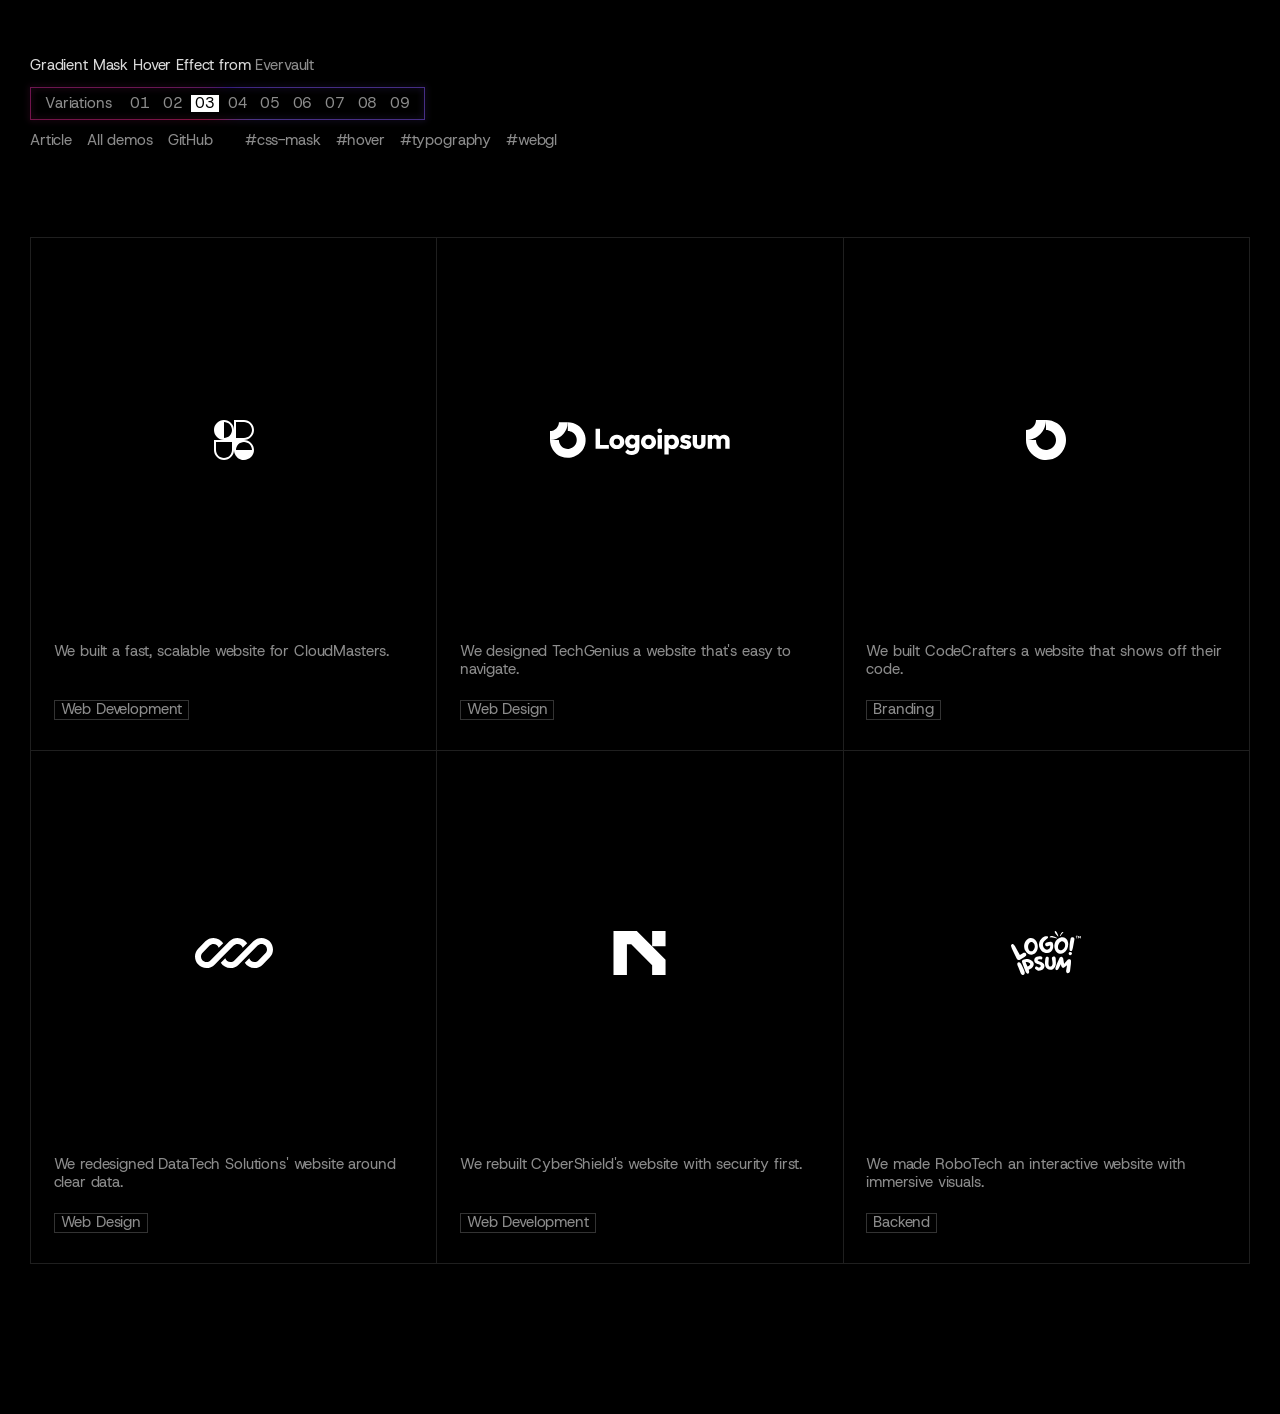
<file: index3.html>
<!DOCTYPE html>
<html lang="en">
	<head>
		<meta charset="UTF-8" />
		<meta name="viewport" content="width=device-width, initial-scale=1">
		<title>Decrypt Code Hover Effect | Codrops</title>
		<meta name="description" content="Near the pointer, scrambled code flickers like a decoder and locks into the card's own text. Made with WebGL. Part of Codrops' Gradient Mask Hover Effect." />
		<meta name="keywords" content="hover effect, gradient mask, grid, evervault, css, javascript, gsap, webgl" />
		<meta name="author" content="Codrops" />
		<link rel="canonical" href="https://tympanus.net/Tutorials/AnimatedCodeBackground/index3.html" />
		<meta property="og:type" content="website" />
		<meta property="og:site_name" content="Codrops" />
		<meta property="og:title" content="Decrypt Code Hover Effect | Codrops" />
		<meta property="og:description" content="Near the pointer, scrambled code flickers like a decoder and locks into the card's own text. Made with WebGL. Part of Codrops' Gradient Mask Hover Effect." />
		<meta property="og:url" content="https://tympanus.net/Tutorials/AnimatedCodeBackground/index3.html" />
		<meta name="twitter:card" content="summary_large_image" />
		<meta name="twitter:site" content="@codrops" />
		<meta name="twitter:title" content="Decrypt Code Hover Effect | Codrops" />
		<meta name="twitter:description" content="Near the pointer, scrambled code flickers like a decoder and locks into the card's own text. Made with WebGL. Part of Codrops' Gradient Mask Hover Effect." />
		<script type="application/ld+json">
		{
			"@context": "https://schema.org",
			"@type": "WebPage",
			"name": "Decrypt Code Hover Effect",
			"description": "Near the pointer, scrambled code flickers like a decoder and locks into the card's own text. Made with WebGL. Part of Codrops' Gradient Mask Hover Effect.",
			"url": "https://tympanus.net/Tutorials/AnimatedCodeBackground/index3.html",
			"author": { "@type": "Organization", "name": "Codrops", "url": "https://tympanus.net/codrops/" },
			"relatedLink": [
				"https://tympanus.net/codrops/2023/05/17/recreating-the-gradient-mask-hover-effect-from-evervault/",
				"https://github.com/codrops/AnimatedCodeBackground"
			]
		}
		</script>
		<link rel="icon" type="image/svg+xml" href="https://tympanus.net/favicon/favicon.svg" />
		<link rel="shortcut icon" href="https://tympanus.net/favicon/favicon.ico" />
		<link rel="preload" href="fonts/HostGrotesk-Regular.woff2" as="font" type="font/woff2" crossorigin />
		<link rel="stylesheet" type="text/css" href="css/base.css" />
		<!-- Added on the live server only, leave commented out in the repo -->
		<!--script src="//tympanus.net/codrops/adpacks/analytics.js"></script-->
	</head>
	<body class="demo-3">
		<main>
			<header class="frame">
				<h1 class="frame__title">Gradient Mask Hover Effect from <a href="https://evervault.com/customers">Evervault</a></h1>
				<nav class="frame__links" aria-label="Demo links">
					<a href="https://tympanus.net/codrops/?p=72017">Article</a>
					<a href="https://tympanus.net/codrops/hub/">All demos</a>
					<a href="https://github.com/codrops/AnimatedCodeBackground">GitHub</a>
				</nav>
				<nav class="frame__tags" aria-label="Tags">
					<a href="https://tympanus.net/codrops/hub/tag/css-mask/">#css-mask</a>
					<a href="https://tympanus.net/codrops/hub/tag/hover/">#hover</a>
					<a href="https://tympanus.net/codrops/hub/tag/typography/">#typography</a>
					<a href="https://tympanus.net/codrops/hub/tag/webgl/">#webgl</a>
				</nav>
				<nav class="frame__demos" aria-label="Variations">
					<span class="frame__demos-label">Variations</span>
					<a class="frame__demo" href="index.html">01</a>
					<a class="frame__demo" href="index2.html">02</a>
					<span class="frame__demo frame__demo--current" aria-current="page">03</span>
					<a class="frame__demo" href="index4.html">04</a>
					<a class="frame__demo" href="index5.html">05</a>
					<a class="frame__demo" href="index6.html">06</a>
					<a class="frame__demo" href="index7.html">07</a>
					<a class="frame__demo" href="index8.html">08</a>
					<a class="frame__demo" href="index9.html">09</a>
				</nav>
			</header>
			<div class="grid">
				<div class="grid__item">
					<div class="grid__item-img">
						<div class="grid__item-img-deco" aria-hidden="true"></div>
						<svg id="logo-85" aria-hidden="true" width="40" height="40" viewBox="0 0 40 40" fill="none" xmlns="http://www.w3.org/2000/svg"><path fill-rule="evenodd" clip-rule="evenodd" d="M10 0C15.5228 0 20 4.47715 20 10V0H30C35.5228 0 40 4.47715 40 10C40 15.5228 35.5228 20 30 20C35.5228 20 40 24.4772 40 30C40 32.7423 38.8961 35.2268 37.1085 37.0334L37.0711 37.0711L37.0379 37.1041C35.2309 38.8943 32.7446 40 30 40C27.2741 40 24.8029 38.9093 22.999 37.1405C22.9756 37.1175 22.9522 37.0943 22.9289 37.0711C22.907 37.0492 22.8852 37.0272 22.8635 37.0051C21.0924 35.2009 20 32.728 20 30C20 35.5228 15.5228 40 10 40C4.47715 40 0 35.5228 0 30V20H10C4.47715 20 0 15.5228 0 10C0 4.47715 4.47715 0 10 0ZM18 10C18 14.4183 14.4183 18 10 18V2C14.4183 2 18 5.58172 18 10ZM38 30C38 25.5817 34.4183 22 30 22C25.5817 22 22 25.5817 22 30H38ZM2 22V30C2 34.4183 5.58172 38 10 38C14.4183 38 18 34.4183 18 30V22H2ZM22 18V2L30 2C34.4183 2 38 5.58172 38 10C38 14.4183 34.4183 18 30 18H22Z" fill="#ffffff" stop-color="#ffffff"></path></svg>
					</div>
					<p class="grid__item-label">We built a fast, scalable website for CloudMasters.</p>
					<span class="grid__item-tag">Web Development</span>
				</div>
				<div class="grid__item">
					<div class="grid__item-img">
						<div class="grid__item-img-deco" aria-hidden="true"></div>
						<svg id="logo-87" aria-hidden="true" width="202" height="40" viewBox="0 0 202 40" fill="none" xmlns="http://www.w3.org/2000/svg"><path fill-rule="evenodd" clip-rule="evenodd" d="M25.5557 11.6853C23.9112 10.5865 21.9778 10 20 10V0C23.9556 0 27.8224 1.17298 31.1114 3.37061C34.4004 5.56823 36.9638 8.69181 38.4776 12.3463C39.9913 16.0008 40.3874 20.0222 39.6157 23.9018C38.844 27.7814 36.9392 31.3451 34.1421 34.1421C31.3451 36.9392 27.7814 38.844 23.9018 39.6157C20.0222 40.3874 16.0008 39.9913 12.3463 38.4776C8.6918 36.9638 5.56823 34.4004 3.37061 31.1114C1.17298 27.8224 0 23.9556 0 20H10C10 21.9778 10.5865 23.9112 11.6853 25.5557C12.7841 27.2002 14.3459 28.4819 16.1732 29.2388C18.0004 29.9957 20.0111 30.1937 21.9509 29.8078C23.8907 29.422 25.6725 28.4696 27.0711 27.0711C28.4696 25.6725 29.422 23.8907 29.8078 21.9509C30.1937 20.0111 29.9957 18.0004 29.2388 16.1732C28.4819 14.3459 27.2002 12.7841 25.5557 11.6853Z" fill="#ffffff" stop-color="#ffffff"></path><path fill-rule="evenodd" clip-rule="evenodd" d="M10 1.47023e-06C10 1.31322 9.74135 2.61358 9.2388 3.82684C8.73625 5.04009 7.99966 6.14248 7.07107 7.07107C6.14249 7.99966 5.0401 8.73625 3.82684 9.2388C2.61358 9.74134 1.31322 10 6.15916e-06 10L5.72205e-06 20C2.62644 20 5.22716 19.4827 7.65368 18.4776C10.0802 17.4725 12.285 15.9993 14.1421 14.1421C15.9993 12.285 17.4725 10.0802 18.4776 7.65367C19.4827 5.22715 20 2.62643 20 -3.8147e-06L10 1.47023e-06Z" fill="#ffffff" stop-color="#ffffff"></path><path d="M125.619 14.4525H120.767V29.8648H125.619V14.4525Z" fill="#ffffff" stop-color="#ffffff"></path><path d="M121.307 11.5666C121.814 12.074 122.448 12.3277 123.209 12.3277C123.97 12.3277 124.594 12.074 125.08 11.5666C125.567 11.0381 125.81 10.4038 125.81 9.66385C125.81 8.90277 125.567 8.26849 125.08 7.76111C124.594 7.25369 123.97 7 123.209 7C122.448 7 121.814 7.25369 121.307 7.76111C120.82 8.26849 120.577 8.90277 120.577 9.66385C120.577 10.4038 120.82 11.0381 121.307 11.5666Z" fill="#ffffff" stop-color="#ffffff"></path><path d="M51.1562 29.8648V7.47568H56.1351V25.4885H66.0612V29.8648H51.1562Z" fill="#ffffff" stop-color="#ffffff"></path><path fill-rule="evenodd" clip-rule="evenodd" d="M75.0274 30.2136C73.4418 30.2136 72.0042 29.8648 70.7145 29.1671C69.446 28.4483 68.4418 27.4758 67.7018 26.2495C66.9619 25.0233 66.5919 23.6491 66.5919 22.1269C66.5919 20.6047 66.9619 19.2411 67.7018 18.036C68.4418 16.8309 69.446 15.8795 70.7145 15.1819C71.983 14.463 73.4207 14.1036 75.0274 14.1036C76.6342 14.1036 78.0718 14.4525 79.3403 15.1501C80.6088 15.8478 81.6131 16.8098 82.353 18.036C83.093 19.2411 83.463 20.6047 83.463 22.1269C83.463 23.6491 83.093 25.0233 82.353 26.2495C81.6131 27.4758 80.6088 28.4483 79.3403 29.1671C78.0718 29.8648 76.6342 30.2136 75.0274 30.2136ZM75.0274 25.8056C75.7251 25.8056 76.3382 25.6576 76.8668 25.3616C77.3953 25.0445 77.797 24.6111 78.0718 24.0614C78.3678 23.4906 78.5158 22.8457 78.5158 22.1269C78.5158 21.4081 78.3678 20.7844 78.0718 20.2559C77.7758 19.7062 77.3636 19.2834 76.835 18.9874C76.3276 18.6702 75.7251 18.5117 75.0274 18.5117C74.3509 18.5117 73.7484 18.6702 73.2198 18.9874C72.6913 19.2834 72.279 19.7062 71.983 20.2559C71.687 20.8056 71.5391 21.4398 71.5391 22.1586C71.5391 22.8563 71.687 23.4906 71.983 24.0614C72.279 24.6111 72.6913 25.0445 73.2198 25.3616C73.7484 25.6576 74.3509 25.8056 75.0274 25.8056Z" fill="#ffffff" stop-color="#ffffff"></path><path fill-rule="evenodd" clip-rule="evenodd" d="M87.3057 35.8902C88.5953 36.4821 90.0858 36.7781 91.7772 36.7781C93.4262 36.7781 94.8956 36.4504 96.1852 35.795C97.4749 35.1396 98.4896 34.2306 99.2296 33.0678C99.9695 31.905 100.34 30.5308 100.34 28.9451V14.4525H95.5826V15.488C95.2288 15.1902 94.827 14.9402 94.3776 14.7379C93.553 14.3362 92.6122 14.1353 91.5552 14.1353C90.1387 14.1353 88.8807 14.4736 87.7814 15.1501C86.6819 15.8055 85.8152 16.7146 85.1809 17.8774C84.5466 19.0191 84.2296 20.3087 84.2296 21.7464C84.2296 23.1629 84.5466 24.4525 85.1809 25.6153C85.8152 26.7781 86.6819 27.6978 87.7814 28.3743C88.8807 29.0508 90.1387 29.3891 91.5552 29.3891C92.5911 29.3891 93.5319 29.1883 94.3776 28.7866C94.7872 28.592 95.1572 28.3627 95.4875 28.0986V29.072C95.4875 30.1502 95.1387 30.9853 94.441 31.5773C93.7645 32.1693 92.8237 32.4652 91.6186 32.4652C90.6461 32.4652 89.811 32.2961 89.1133 31.9578C88.4368 31.6196 87.8236 31.1227 87.2739 30.4673L84.293 33.4483C85.0329 34.5054 86.0372 35.3194 87.3057 35.8902ZM94.219 24.6322C93.7327 24.9282 93.1514 25.0762 92.4748 25.0762C91.7983 25.0762 91.2063 24.9282 90.6989 24.6322C90.2126 24.3362 89.8321 23.9345 89.5573 23.4271C89.2824 22.8986 89.145 22.3383 89.145 21.7464C89.145 21.1121 89.2824 20.5413 89.5573 20.0339C89.8321 19.5265 90.2232 19.1248 90.7306 18.8288C91.238 18.5328 91.8194 18.3848 92.4748 18.3848C93.1514 18.3848 93.7327 18.5328 94.219 18.8288C94.7264 19.1248 95.1069 19.5265 95.3607 20.0339C95.6355 20.5413 95.7729 21.1121 95.7729 21.7464C95.7729 22.3806 95.6355 22.9514 95.3607 23.4588C95.1069 23.9451 94.7264 24.3362 94.219 24.6322Z" fill="#ffffff" stop-color="#ffffff"></path><path fill-rule="evenodd" clip-rule="evenodd" d="M110.551 30.2136C108.965 30.2136 107.527 29.8648 106.238 29.1671C104.969 28.4483 103.965 27.4758 103.225 26.2495C102.485 25.0233 102.115 23.6491 102.115 22.1269C102.115 20.6047 102.485 19.2411 103.225 18.036C103.965 16.8309 104.969 15.8795 106.238 15.1819C107.506 14.463 108.944 14.1036 110.551 14.1036C112.157 14.1036 113.595 14.4525 114.863 15.1501C116.132 15.8478 117.136 16.8098 117.876 18.036C118.616 19.2411 118.986 20.6047 118.986 22.1269C118.986 23.6491 118.616 25.0233 117.876 26.2495C117.136 27.4758 116.132 28.4483 114.863 29.1671C113.595 29.8648 112.157 30.2136 110.551 30.2136ZM110.551 25.8056C111.248 25.8056 111.861 25.6576 112.39 25.3616C112.918 25.0445 113.32 24.6111 113.595 24.0614C113.891 23.4906 114.039 22.8457 114.039 22.1269C114.039 21.4081 113.891 20.7844 113.595 20.2559C113.299 19.7062 112.887 19.2834 112.358 18.9874C111.851 18.6702 111.248 18.5117 110.551 18.5117C109.874 18.5117 109.271 18.6702 108.743 18.9874C108.214 19.2834 107.802 19.7062 107.506 20.2559C107.21 20.8056 107.062 21.4398 107.062 22.1586C107.062 22.8563 107.21 23.4906 107.506 24.0614C107.802 24.6111 108.214 25.0445 108.743 25.3616C109.271 25.6576 109.874 25.8056 110.551 25.8056Z" fill="#ffffff" stop-color="#ffffff"></path><path fill-rule="evenodd" clip-rule="evenodd" d="M137.281 30.1819C136.246 30.1819 135.294 29.9811 134.427 29.5794C133.971 29.368 133.559 29.1156 133.191 28.8222V36.3659H128.402V14.4525H133.254V15.5162C133.606 15.2283 133.997 14.9794 134.427 14.7696C135.294 14.3467 136.246 14.1353 137.281 14.1353C138.74 14.1353 140.03 14.4842 141.15 15.1819C142.292 15.8795 143.18 16.8309 143.814 18.036C144.47 19.2411 144.797 20.6153 144.797 22.1586C144.797 23.702 144.47 25.0762 143.814 26.2813C143.18 27.4864 142.292 28.4377 141.15 29.1354C140.03 29.8331 138.74 30.1819 137.281 30.1819ZM136.394 25.8056C137.091 25.8056 137.694 25.647 138.201 25.3299C138.73 25.0128 139.142 24.5793 139.438 24.0297C139.734 23.48 139.882 22.8563 139.882 22.1586C139.882 21.4398 139.734 20.8056 139.438 20.2559C139.142 19.7062 138.73 19.2834 138.201 18.9874C137.694 18.6702 137.102 18.5117 136.425 18.5117C135.749 18.5117 135.146 18.6702 134.618 18.9874C134.11 19.2834 133.709 19.7062 133.413 20.2559C133.117 20.8056 132.969 21.4398 132.969 22.1586C132.969 22.8563 133.106 23.48 133.381 24.0297C133.677 24.5793 134.089 25.0128 134.618 25.3299C135.146 25.647 135.738 25.8056 136.394 25.8056Z" fill="#ffffff" stop-color="#ffffff"></path><path d="M149.546 29.8965C150.434 30.1291 151.332 30.2453 152.241 30.2453C154.165 30.2453 155.687 29.8014 156.808 28.9134C157.949 28.0255 158.52 26.831 158.52 25.3299C158.52 24.3574 158.341 23.5751 157.981 22.9832C157.622 22.3701 157.157 21.8838 156.586 21.5244C156.015 21.165 155.412 20.8795 154.778 20.6681C154.144 20.4567 153.541 20.277 152.971 20.129C152.4 19.981 151.935 19.8119 151.575 19.6216C151.216 19.4313 151.036 19.1776 151.036 18.8605C151.036 18.5645 151.174 18.3425 151.448 18.1945C151.723 18.0254 152.135 17.9409 152.685 17.9409C153.256 17.9409 153.837 18.0571 154.429 18.2897C155.042 18.5222 155.592 18.924 156.078 19.4948L158.837 16.7041C158.14 15.8161 157.231 15.1501 156.11 14.7062C155.011 14.2411 153.806 14.0085 152.495 14.0085C151.248 14.0085 150.159 14.2199 149.229 14.6427C148.298 15.0656 147.579 15.647 147.072 16.3869C146.565 17.1057 146.311 17.962 146.311 18.9557C146.311 19.8859 146.491 20.6576 146.85 21.2707C147.209 21.8626 147.675 22.3278 148.245 22.666C148.816 23.0043 149.419 23.2686 150.053 23.4588C150.687 23.6491 151.29 23.8288 151.861 23.998C152.431 24.146 152.897 24.3257 153.256 24.5371C153.637 24.7274 153.827 25.0128 153.827 25.3933C153.827 25.6893 153.668 25.9218 153.351 26.091C153.055 26.2601 152.622 26.3447 152.051 26.3447C151.226 26.3447 150.465 26.1967 149.768 25.9007C149.07 25.5836 148.467 25.1502 147.96 24.6005L145.201 27.3912C145.73 27.962 146.364 28.4695 147.104 28.9134C147.865 29.3362 148.679 29.6639 149.546 29.8965Z" fill="#ffffff" stop-color="#ffffff"></path><path d="M167.368 30.2136C165.952 30.2136 164.694 29.9282 163.595 29.3574C162.516 28.7654 161.671 27.962 161.058 26.9472C160.444 25.9113 160.138 24.7274 160.138 23.3954V14.4525H164.99V23.332C164.99 23.8605 165.074 24.3151 165.244 24.6956C165.434 25.0762 165.709 25.3722 166.068 25.5836C166.428 25.795 166.861 25.9007 167.368 25.9007C168.087 25.9007 168.658 25.6787 169.081 25.2347C169.504 24.7696 169.715 24.1354 169.715 23.332V14.4525H174.567V23.3637C174.567 24.7168 174.261 25.9113 173.647 26.9472C173.034 27.962 172.189 28.7654 171.11 29.3574C170.032 29.9282 168.785 30.2136 167.368 30.2136Z" fill="#ffffff" stop-color="#ffffff"></path><path d="M181.831 14.4525H176.979V29.8648H181.831V20.8584C181.831 20.3299 181.937 19.8859 182.148 19.5265C182.381 19.1671 182.688 18.8922 183.068 18.702C183.449 18.4905 183.882 18.3848 184.368 18.3848C185.066 18.3848 185.647 18.6068 186.112 19.0508C186.599 19.4736 186.842 20.0762 186.842 20.8584V29.8648H191.694V20.8584C191.694 20.3299 191.8 19.8859 192.011 19.5265C192.244 19.1671 192.55 18.8922 192.931 18.702C193.311 18.4905 193.745 18.3848 194.231 18.3848C194.929 18.3848 195.51 18.6068 195.975 19.0508C196.461 19.4736 196.704 20.0762 196.704 20.8584V29.8648H201.557V20.3193C201.557 19.0297 201.282 17.9303 200.732 17.0212C200.203 16.0909 199.474 15.3827 198.544 14.8965C197.635 14.389 196.588 14.1353 195.404 14.1353C194.199 14.1353 193.11 14.3996 192.138 14.9282C191.506 15.2649 190.954 15.6995 190.481 16.2319C190.04 15.675 189.504 15.2193 188.871 14.8647C188.026 14.3785 187.064 14.1353 185.986 14.1353C184.844 14.1353 183.819 14.3785 182.91 14.8647C182.514 15.067 182.155 15.3093 181.831 15.5916V14.4525Z" fill="#ffffff" stop-color="#ffffff"></path></svg>
					</div>
					<p class="grid__item-label">We designed TechGenius a website that's easy to navigate.</p>
					<span class="grid__item-tag">Web Design</span>
				</div>
				<div class="grid__item">
					<div class="grid__item-img">
						<div class="grid__item-img-deco" aria-hidden="true"></div>
						<svg id="logo-86" aria-hidden="true" width="40" height="40" viewBox="0 0 40 40" fill="none" xmlns="http://www.w3.org/2000/svg"><path fill-rule="evenodd" clip-rule="evenodd" d="M25.5557 11.6853C23.9112 10.5865 21.9778 10 20 10V0C23.9556 0 27.8224 1.17298 31.1114 3.37061C34.4004 5.56823 36.9638 8.69181 38.4776 12.3463C39.9913 16.0008 40.3874 20.0222 39.6157 23.9018C38.844 27.7814 36.9392 31.3451 34.1421 34.1421C31.3451 36.9392 27.7814 38.844 23.9018 39.6157C20.0222 40.3874 16.0008 39.9913 12.3463 38.4776C8.69181 36.9638 5.56823 34.4004 3.37061 31.1114C1.17298 27.8224 0 23.9556 0 20H10C10 21.9778 10.5865 23.9112 11.6853 25.5557C12.7841 27.2002 14.3459 28.4819 16.1732 29.2388C18.0004 29.9957 20.0111 30.1937 21.9509 29.8078C23.8907 29.422 25.6725 28.4696 27.0711 27.0711C28.4696 25.6725 29.422 23.8907 29.8078 21.9509C30.1937 20.0111 29.9957 18.0004 29.2388 16.1732C28.4819 14.3459 27.2002 12.7841 25.5557 11.6853Z" fill="#ffffff" stop-color="#ffffff"></path><path fill-rule="evenodd" clip-rule="evenodd" d="M10 5.16562e-07C10 1.31322 9.74135 2.61358 9.2388 3.82683C8.73625 5.04009 7.99966 6.14248 7.07107 7.07107C6.14249 7.99966 5.0401 8.73625 3.82684 9.2388C2.61358 9.74134 1.31322 10 5.4439e-06 10L5.00679e-06 20C2.62644 20 5.22716 19.4827 7.65368 18.4776C10.0802 17.4725 12.285 15.9993 14.1421 14.1421C15.9993 12.285 17.4725 10.0802 18.4776 7.65367C19.4827 5.22715 20 2.62643 20 -3.81469e-06L10 5.16562e-07Z" fill="#ffffff" stop-color="#ffffff"></path></svg>
					</div>
					<p class="grid__item-label">We built CodeCrafters a website that shows off their code.</p>
					<span class="grid__item-tag">Branding</span>
				</div>
				<div class="grid__item">
					<div class="grid__item-img">
						<div class="grid__item-img-deco" aria-hidden="true"></div>
						<svg id="logo-70" aria-hidden="true" width="78" height="30" viewBox="0 0 78 30" fill="none" xmlns="http://www.w3.org/2000/svg"> <path d="M18.5147 0C15.4686 0 12.5473 1.21005 10.3934 3.36396L3.36396 10.3934C1.21005 12.5473 0 15.4686 0 18.5147C0 24.8579 5.14214 30 11.4853 30C14.5314 30 17.4527 28.7899 19.6066 26.636L24.4689 21.7737C24.469 21.7738 24.4689 21.7736 24.4689 21.7737L38.636 7.6066C39.6647 6.57791 41.0599 6 42.5147 6C44.9503 6 47.0152 7.58741 47.7311 9.78407L52.2022 5.31296C50.1625 2.11834 46.586 0 42.5147 0C39.4686 0 36.5473 1.21005 34.3934 3.36396L15.364 22.3934C14.3353 23.4221 12.9401 24 11.4853 24C8.45584 24 6 21.5442 6 18.5147C6 17.0599 6.57791 15.6647 7.6066 14.636L14.636 7.6066C15.6647 6.57791 17.0599 6 18.5147 6C20.9504 6 23.0152 7.58748 23.7311 9.78421L28.2023 5.31307C26.1626 2.1184 22.5861 0 18.5147 0Z" fill="#ffffff" stop-color="#ffffff"></path> <path d="M39.364 22.3934C38.3353 23.4221 36.9401 24 35.4853 24C33.05 24 30.9853 22.413 30.2692 20.2167L25.7982 24.6877C27.838 27.8819 31.4143 30 35.4853 30C38.5314 30 41.4527 28.7899 43.6066 26.636L62.636 7.6066C63.6647 6.57791 65.0599 6 66.5147 6C69.5442 6 72 8.45584 72 11.4853C72 12.9401 71.4221 14.3353 70.3934 15.364L63.364 22.3934C62.3353 23.4221 60.9401 24 59.4853 24C57.0498 24 54.985 22.4127 54.269 20.2162L49.798 24.6873C51.8377 27.8818 55.4141 30 59.4853 30C62.5314 30 65.4527 28.7899 67.6066 26.636L74.636 19.6066C76.7899 17.4527 78 14.5314 78 11.4853C78 5.14214 72.8579 0 66.5147 0C63.4686 0 60.5473 1.21005 58.3934 3.36396L39.364 22.3934Z" fill="#ffffff" stop-color="#ffffff"></path> </svg>
					</div>
					<p class="grid__item-label">We redesigned DataTech Solutions' website around clear data.</p>
					<span class="grid__item-tag">Web Design</span>
				</div>
				<div class="grid__item">
					<div class="grid__item-img">
						<div class="grid__item-img-deco" aria-hidden="true"></div>
						<svg id="logo-72" aria-hidden="true" width="52" height="44" viewBox="0 0 53 44" fill="none" xmlns="http://www.w3.org/2000/svg"> <path d="M23.2997 0L52.0461 28.6301V44H38.6311V34.1553L17.7522 13.3607L13.415 13.3607L13.415 44H0L0 0L23.2997 0ZM38.6311 15.2694V0L52.0461 0V15.2694L38.6311 15.2694Z" fill="#fff"></path> </svg>
					</div>
					<p class="grid__item-label">We rebuilt CyberShield's website with security first.</p>
					<span class="grid__item-tag">Web Development</span>
				</div>
				<div class="grid__item">
					<div class="grid__item-img">
						<div class="grid__item-img-deco" aria-hidden="true"></div>
						<svg id="logo-74" aria-hidden="true" width="70" height="44" viewBox="0 0 70 44" fill="none" xmlns="http://www.w3.org/2000/svg">
							<path d="M65.5268 5.40852C65.5268 5.45982 65.5268 5.52395 65.5137 5.56243C65.4481 6.06264 65.4481 6.56285 65.4874 7.07589C65.5137 7.20415 65.5399 7.33241 65.6449 7.43502C65.8154 7.6274 66.0777 7.58893 66.1827 7.35806C66.2352 7.24263 66.2352 7.12719 66.2089 7.01176C66.0777 6.52437 66.0515 6.01134 66.0384 5.51112C66.0384 5.48547 66.0384 5.44699 66.0384 5.40852C66.1827 5.39569 66.3139 5.38286 66.4319 5.38286C66.5238 5.37004 66.6025 5.35721 66.6681 5.31873C66.8648 5.21613 66.8648 4.99809 66.6549 4.89548C66.5762 4.857 66.4713 4.84417 66.3795 4.84417C66.0515 4.857 65.7236 4.857 65.3956 4.857C65.2776 4.857 65.1595 4.86983 65.0414 4.88265C64.9758 4.89548 64.8971 4.89548 64.8447 4.93396C64.7528 4.97243 64.7004 5.03656 64.7004 5.12634C64.7135 5.21613 64.7528 5.26743 64.8447 5.30591C64.8971 5.34439 64.9627 5.35721 65.0283 5.35721C65.1857 5.37004 65.3563 5.39569 65.5268 5.40852ZM69.1342 5.99851C69.1342 6.01134 69.1473 6.02416 69.1473 6.02416C69.1998 6.37046 69.2523 6.70394 69.2916 7.03741C69.3048 7.15284 69.3179 7.25545 69.3966 7.34523C69.5671 7.56327 69.8295 7.53762 69.9475 7.30676C70 7.19132 70.0131 7.07589 69.9869 6.94763C69.9082 6.56285 69.8688 6.17807 69.7901 5.80612C69.7376 5.57525 69.6721 5.35721 69.6065 5.152C69.5671 5.02374 69.4753 4.93395 69.3179 4.92113C69.1605 4.89548 69.0424 4.97243 68.9768 5.08787C68.8981 5.19047 68.8325 5.29308 68.78 5.40852C68.6882 5.61373 68.6095 5.81895 68.5046 6.01134C68.4914 6.06264 68.4783 6.10112 68.4521 6.13959C68.439 6.11394 68.4259 6.10112 68.4259 6.10112C68.2553 5.78047 68.0979 5.45982 67.9274 5.152C67.9011 5.12634 67.888 5.10069 67.8749 5.07504C67.7962 4.95961 67.7044 4.89548 67.5601 4.89548C67.4289 4.9083 67.3239 4.98526 67.2584 5.10069C67.2321 5.152 67.2321 5.19047 67.219 5.24178C67.1665 5.65221 67.1009 6.06264 67.0485 6.47307C67.0222 6.70394 67.0091 6.9348 67.0091 7.16567C66.996 7.21697 67.0091 7.2811 67.0353 7.33241C67.0616 7.43501 67.1403 7.49915 67.2452 7.51197C67.3764 7.5248 67.4682 7.48632 67.5076 7.38371C67.5469 7.30676 67.5601 7.24263 67.5732 7.1785C67.6257 6.94763 67.665 6.72959 67.7044 6.51155C67.7306 6.38329 67.7437 6.28068 67.7831 6.13959C67.8093 6.1909 67.8355 6.22938 67.8618 6.26785C67.9798 6.42177 68.0979 6.57568 68.2422 6.70394C68.3865 6.80654 68.5046 6.79372 68.6226 6.67828C68.6489 6.65263 68.662 6.63981 68.6882 6.61415C68.8063 6.43459 68.9506 6.25503 69.0686 6.07546C69.0949 6.04981 69.108 6.02416 69.1342 5.99851Z" fill="#ffffff" stop-color="#ffffff"></path>
							<path d="M38.9087 5.6605C38.8175 5.90425 38.8001 6.07986 38.8422 6.22582C38.8887 6.4243 39.0094 6.48928 39.1732 6.4388C40.714 6.06627 44.0927 7.12367 45.3436 7.41838C45.6386 7.48026 45.8786 7.10791 45.6773 6.77407C45.3835 6.45077 42.0063 5.0666 40.7177 4.99113C40.2126 4.96322 39.3096 4.83658 38.9087 5.6605Z" fill="#ffffff" stop-color="#ffffff"></path><path d="M52.1133 1.17982C52.2775 1.27249 52.3693 1.36089 52.4146 1.45966C52.4821 1.58922 52.4465 1.67886 52.3331 1.7246C51.3146 2.21062 49.9593 4.30303 49.4122 5.02468C49.2796 5.19069 48.9737 5.09422 48.9275 4.82122C48.937 4.51254 50.1384 2.24181 50.8089 1.62334C51.0724 1.38187 51.5077 0.908078 52.1133 1.17982Z" fill="#ffffff" stop-color="#ffffff"></path><path d="M44.0023 0.149796C44.1996 0.00441887 44.4046 -0.0465256 44.5093 0.0479512C46.046 1.3329 46.8609 3.36773 47.3655 5.23057C47.3845 5.27397 47.3857 5.33625 47.3705 5.40122C47.3642 5.45675 47.3227 5.51541 47.2568 5.5608C47.1864 5.61091 47.1258 5.62617 47.0973 5.58299C46.4238 4.68732 42.5771 1.20242 44.0023 0.149796Z" fill="#ffffff" stop-color="#ffffff"></path><path d="M11.461 22.4276C11.8293 22.1595 12.2297 21.9363 12.6534 21.7631C13.0967 21.6392 13.5692 21.6597 13.9995 21.8217C14.4297 21.9837 14.7944 22.2782 15.0382 22.6608C15.2563 23.0424 15.3416 23.483 15.2814 23.9162C15.2212 24.3493 15.0187 24.7516 14.7043 25.0625C14.4606 25.3145 14.1839 25.534 13.8816 25.7154C12.5342 26.5665 11.1748 27.3709 9.81547 28.222C9.53732 28.435 9.24225 28.6261 8.93308 28.7933C8.46281 29.0226 7.92537 29.084 7.41368 28.9669C6.902 28.8499 6.44826 28.5616 6.13092 28.1521C5.89369 27.8621 5.69348 27.545 5.53471 27.2077C4.24691 24.5612 2.91142 21.9263 1.67131 19.2331C1.09895 18.0673 0.633913 16.7265 0.180798 15.4324C-0.0152406 15.0564 -0.0535225 14.6205 0.0741037 14.2173C0.20173 13.8141 0.485195 13.4755 0.864201 13.2735C1.24321 13.0715 1.68785 13.0221 2.10357 13.1357C2.51929 13.2493 2.87329 13.517 3.09027 13.8818C3.75722 14.7484 4.34761 15.6689 4.85504 16.6333C6.14284 18.965 7.37103 21.2967 8.61113 23.5585C8.68334 23.6835 8.76296 23.8041 8.84961 23.9199C9.783 23.5362 10.6609 23.0345 11.461 22.4276Z" fill="#ffffff" stop-color="#ffffff"></path><path d="M24.7761 21.6142C21.8309 24.9835 16.8943 24.1324 14.4141 19.7954C12.6493 16.7175 12.3393 11.6343 16.1789 8.42817C16.9988 7.75694 17.9792 7.29969 19.0287 7.09907C20.3155 6.9187 21.6277 7.14066 22.7777 7.73324C23.9277 8.32582 24.8567 9.25867 25.432 10.3985C27.5306 14.1293 27.2325 18.886 24.7761 21.6142ZM23.5837 13.7562C23.2708 12.8394 22.6431 12.0567 21.807 11.541C21.3339 11.2113 20.759 11.051 20.1792 11.0871C19.5993 11.1232 19.0499 11.3535 18.6233 11.7392C16.9182 13.2199 16.5604 16.7292 17.8005 18.8161C17.9586 19.1564 18.1907 19.4588 18.4808 19.7022C18.7709 19.9456 19.1119 20.1241 19.4799 20.2251C19.8479 20.3262 20.234 20.3474 20.6113 20.2873C20.9886 20.2271 21.3478 20.0871 21.664 19.877C22.5883 19.1763 23.2664 18.2115 23.604 17.1167C23.9417 16.0218 23.9221 14.8513 23.548 13.7679L23.5837 13.7562Z" fill="#ffffff" stop-color="#ffffff"></path><path d="M36.7955 15.2252C36.494 15.2886 36.1825 15.2924 35.8794 15.2363C35.5764 15.1802 35.2878 15.0655 35.0308 14.8988C34.8059 14.773 34.6123 14.6001 34.4639 14.3924C34.3156 14.1847 34.2162 13.9475 34.1729 13.6977C34.1295 13.448 34.1434 13.192 34.2133 12.9481C34.2833 12.7042 34.4078 12.4785 34.5777 12.2872C34.8737 11.9028 35.2939 11.6276 35.7701 11.5061C37.0134 11.1533 38.2933 10.9382 39.5858 10.8649C39.8698 10.8326 40.1575 10.8561 40.432 10.934C40.7066 11.012 40.9624 11.1427 41.1846 11.3187C41.4067 11.4946 41.5907 11.7122 41.7257 11.9586C41.8606 12.205 41.9439 12.4753 41.9706 12.7536C42.3432 14.1206 42.384 15.5539 42.0898 16.9391C41.0167 21.416 37.3202 22.9549 33.1706 21.5209C32.0058 21.1375 30.9845 20.4231 30.2373 19.469C29.2407 18.32 28.5341 16.9583 28.1744 15.4934C27.883 14.1889 27.9149 12.8353 28.2676 11.5454C28.6202 10.2555 29.2833 9.06675 30.2015 8.07845C31.0729 7.00428 32.2039 6.15891 33.4926 5.61846C34.3069 5.17961 35.2598 5.05483 36.1636 5.2687C36.3686 5.32418 36.5547 5.43228 36.7026 5.58179C36.8505 5.73131 36.9548 5.91678 37.0047 6.11899C37.0546 6.32119 37.0482 6.53276 36.9863 6.73176C36.9243 6.93075 36.8091 7.10992 36.6525 7.25068C36.3547 7.51423 36.0312 7.74853 35.6866 7.9502C34.6265 8.61027 33.704 9.46082 32.9679 10.4568C32.4854 11.1013 32.1531 11.8414 31.9945 12.6249C31.8358 13.4084 31.8547 14.2164 32.0498 14.9921C32.3202 16.0497 32.9203 16.999 33.7668 17.7085C36.3901 20.0403 39.8004 17.7901 39.2042 14.6073C38.3338 14.8172 37.5706 15.0387 36.7955 15.2252Z" fill="#ffffff" stop-color="#ffffff"></path><path d="M52.8217 21.8007C48.9464 24.1325 44.5345 21.8007 43.5686 16.9041C42.8651 13.4065 44.2006 8.50982 48.8749 6.64443C49.8694 6.25608 50.9481 6.11973 52.0109 6.24803C53.2878 6.47658 54.4592 7.09121 55.3598 8.00528C56.2604 8.91934 56.845 10.0867 57.0309 11.3429C57.8179 15.505 56.0293 19.947 52.8217 21.8007ZM54.1692 13.9544C54.168 12.9859 53.8176 12.0487 53.1795 11.3079C52.8384 10.8497 52.3453 10.5214 51.7843 10.3789C51.2232 10.2365 50.6291 10.2887 50.103 10.5268C48.0044 11.4128 46.5258 14.6306 47.0624 16.9974C47.1034 17.3688 47.2268 17.727 47.4241 18.0469C47.6214 18.3668 47.8878 18.6407 48.2047 18.8495C48.5215 19.0582 48.8812 19.1968 49.2585 19.2555C49.6359 19.3141 50.0218 19.2915 50.3892 19.1892C51.4985 18.8103 52.459 18.1022 53.1366 17.1637C53.8143 16.2252 54.1753 15.1032 54.1692 13.9544Z" fill="#ffffff" stop-color="#ffffff"></path><path d="M60.9499 22.7801C60.8914 23.2068 60.662 23.5933 60.312 23.8546C59.962 24.1158 59.5202 24.2305 59.0838 24.1733C58.6474 24.1161 58.2521 23.8917 57.9849 23.5495C57.7176 23.2074 57.6004 22.7754 57.6589 22.3487C57.7174 21.922 57.9469 21.5355 58.2968 21.2742C58.6468 21.0129 59.0886 20.8983 59.525 20.9555C59.9614 21.0127 60.3567 21.237 60.624 21.5792C60.8912 21.9214 61.0085 22.3534 60.9499 22.7801ZM59.9125 7.05247C60.1393 6.71382 60.472 6.45593 60.861 6.31726C61.2499 6.17859 61.6743 6.16657 62.0708 6.283C62.4739 6.38161 62.83 6.61262 63.0797 6.93735C63.3293 7.26209 63.4572 7.66082 63.4421 8.06678C63.3895 8.71795 63.2899 9.36468 63.144 10.0021C62.7505 12.159 62.3689 14.3158 61.9516 16.4494C61.7608 17.3005 61.5104 18.1166 61.2361 18.9793C61.1407 19.249 60.9813 19.4927 60.7711 19.6905C60.6404 19.8393 60.4735 19.9534 60.2857 20.0223C60.0979 20.0913 59.8954 20.1128 59.6969 20.0849C59.4984 20.057 59.3102 19.9806 59.1499 19.8628C58.9896 19.7449 58.8623 19.5894 58.7798 19.4107C58.638 19.0901 58.561 18.7456 58.5532 18.3964C58.5532 16.9507 58.5532 15.4934 58.6486 14.036C58.8107 11.9562 59.1295 9.89088 59.6025 7.85692C59.6582 7.58442 59.7631 7.32383 59.9125 7.08745V7.05247Z" fill="#ffffff" stop-color="#ffffff"></path><path fill-rule="evenodd" clip-rule="evenodd" d="M6.42311 32.1488C6.28232 32.4561 6.24371 32.7987 6.31251 33.1284C6.35828 33.563 6.45881 33.9905 6.61181 34.4011C6.80283 34.9039 7.01658 35.4011 7.28014 36.0139C7.34075 36.1549 7.40409 36.3021 7.47037 36.457C7.82579 37.2872 8.27175 38.3482 8.8666 39.8837C9.03497 40.3199 9.18448 40.7597 9.33504 41.2025C9.39586 41.3814 9.4569 41.5609 9.51938 41.7408C9.74334 42.3804 10.1287 42.955 10.6395 43.4104C10.8564 43.6607 11.1441 43.8431 11.4667 43.9343C11.7956 44.0273 12.1454 44.0214 12.4708 43.9174C12.7962 43.8133 13.082 43.6159 13.2911 43.3508C13.4961 43.0909 13.618 42.7777 13.6417 42.4505C13.7747 41.8131 13.7293 41.1522 13.5101 40.5377C13.1622 39.5174 12.7659 38.4956 12.3089 37.4962L12.3068 37.4918C11.555 35.9282 10.7908 34.3754 9.99044 32.822L9.98445 32.8111C9.75015 32.4064 9.44566 32.0446 9.08466 31.742C8.8503 31.4719 8.52703 31.2897 8.17003 31.2269C7.80542 31.1628 7.42938 31.2274 7.10904 31.4093C6.806 31.5785 6.56578 31.8374 6.42311 32.1488Z" fill="#ffffff" stop-color="#ffffff"></path><path fill-rule="evenodd" clip-rule="evenodd" d="M17.9057 28.2986C16.7269 28.0001 15.4958 27.9566 14.2982 28.1712C13.3706 28.2605 12.4583 28.4697 11.8248 28.8841C11.5026 29.095 11.2421 29.3658 11.0972 29.71C10.9515 30.0561 10.9329 30.4519 11.0523 30.8929C11.2703 31.7007 11.5534 32.4861 11.8355 33.269L11.8812 33.3958L11.8823 33.3986C12.7317 35.673 13.5892 37.9397 14.4545 40.1986C14.5554 40.5546 14.6981 40.898 14.8797 41.2219L14.8831 41.2279C15.123 41.6303 15.4307 41.9902 15.7932 42.2925C15.9745 42.4587 16.1987 42.5737 16.4418 42.6251C16.6873 42.6769 16.9426 42.6619 17.1799 42.5815C17.4173 42.5012 17.6275 42.3587 17.7877 42.1695C17.9453 41.9834 18.0485 41.7592 18.0864 41.5206C18.2428 40.8724 18.1927 40.1929 17.9427 39.5733C17.8647 39.3648 17.8035 39.1517 17.739 38.9274C17.7175 38.8526 17.6957 38.7765 17.6727 38.699C19.6534 37.942 21.7609 36.9241 22.502 34.5561C22.7922 33.7378 22.8164 32.8517 22.5712 32.0193C22.3258 31.186 21.8223 30.4474 21.1301 29.9052C20.188 29.1462 19.0875 28.5978 17.9057 28.2986ZM14.6382 31.2031C14.6772 31.1921 14.7165 31.1819 14.7559 31.1724C16.0454 30.9742 17.3647 31.2383 18.4709 31.9159C18.9584 32.2474 19.1581 32.6157 19.1924 32.9701C19.2278 33.335 19.0921 33.7304 18.8195 34.1105C18.3044 34.8285 17.3644 35.4032 16.5153 35.5103C15.8963 34.1165 15.2677 32.6663 14.6382 31.2031Z" fill="#ffffff" stop-color="#ffffff"></path><path d="M25.7646 25.7473C27.1684 25.1134 28.9073 25.0039 30.268 25.4496C30.6107 25.5472 30.908 25.7583 31.1091 26.0468C31.3089 26.3335 31.4011 26.679 31.3703 27.0244C31.3683 27.2486 31.312 27.4692 31.2061 27.6682C31.0983 27.8708 30.9422 28.045 30.751 28.1762C30.5598 28.3073 30.3391 28.3916 30.1076 28.4217C29.876 28.4519 29.6405 28.4271 29.4208 28.3494L29.4041 28.3435L29.3884 28.3354C29.276 28.2779 29.1566 28.2346 29.0331 28.2064L29.0253 28.2047C28.0681 27.9561 27.1652 28.368 26.8354 28.8741C26.6781 29.1154 26.6586 29.359 26.7896 29.5806C26.9299 29.8179 27.274 30.0842 27.9703 30.274C28.1618 30.3254 28.3581 30.375 28.5572 30.4254C29.1078 30.5648 29.68 30.7096 30.2333 30.9103L30.2354 30.9111C32.788 31.8607 33.7385 33.8274 33.4131 35.6772C33.0912 37.5065 31.5287 39.1713 29.179 39.564C28.324 39.7493 27.4342 39.7132 26.5977 39.4593C25.7591 39.2046 25.0032 38.7399 24.4051 38.1111L24.3895 38.0947C24.2007 37.8578 24.0737 37.5795 24.0174 37.2842C23.9656 37.0177 23.9929 36.7423 24.0959 36.4904C24.1983 36.24 24.3715 36.0233 24.595 35.8654C24.8311 35.6864 25.1157 35.579 25.4136 35.5566C25.7105 35.5343 26.0076 35.5974 26.2683 35.738C26.5287 35.861 26.7709 36.0179 26.9883 36.2045L26.9924 36.2079C27.377 36.5518 27.8423 36.6414 28.2885 36.5584C28.7412 36.4742 29.1669 36.2123 29.4407 35.8648C29.7127 35.5195 29.8219 35.1093 29.6923 34.7111C29.5619 34.31 29.1698 33.8606 28.3083 33.4849C28.0831 33.3914 27.8496 33.316 27.6067 33.2426C27.5412 33.2228 27.4746 33.2031 27.4072 33.1831C27.2276 33.1298 27.0428 33.0749 26.8616 33.0144C26.7368 32.9728 26.613 32.9334 26.4904 32.8943C26.1553 32.7876 25.8286 32.6836 25.5142 32.5441C24.8299 32.3163 24.2387 31.8789 23.8286 31.2966C23.4168 30.712 23.2096 30.0129 23.2378 29.3037C23.24 27.5754 24.3533 26.3847 25.7646 25.7473Z" fill="#ffffff" stop-color="#ffffff"></path><path d="M43.5619 25.5632C43.2897 25.4332 42.9887 25.3715 42.6861 25.3836C42.3834 25.3958 42.0886 25.4814 41.8283 25.6329C41.5696 25.7833 41.353 25.9939 41.1978 26.246C41.0555 26.4583 40.957 26.6957 40.9079 26.945C40.8588 27.1941 40.86 27.4501 40.9113 27.6986C40.962 28.018 41.0182 28.3286 41.0737 28.6349C41.1656 29.1418 41.255 29.6373 41.314 30.1425L41.3162 30.1553C41.4505 30.9476 41.5208 31.7489 41.5271 32.5519L41.5277 32.5633C41.5736 33.4305 41.2714 34.2808 40.6859 34.9338L40.6766 34.9454C40.4861 35.1841 40.2314 35.3663 39.9409 35.4716C39.6505 35.5769 39.3359 35.6011 39.0322 35.5415C38.7285 35.4819 38.4478 35.3409 38.2214 35.1342C37.995 34.9275 37.8317 34.6625 37.7502 34.3704C37.5762 33.7547 37.4755 33.1214 37.4499 32.4832L37.7471 27.8569C37.7515 27.7965 37.7565 27.7345 37.7616 27.6719C37.7729 27.5314 37.7845 27.3883 37.7893 27.2548C37.7963 27.0584 37.7903 26.8564 37.7435 26.6652C37.6956 26.4698 37.6045 26.2839 37.4429 26.1256C37.2829 25.9689 37.0669 25.8533 36.7951 25.7746C36.3036 25.6355 35.888 25.6399 35.5417 25.7836C35.1952 25.9273 34.9578 26.1941 34.7898 26.5023C34.6231 26.8079 34.516 27.1697 34.435 27.5321C34.3749 27.801 34.3266 28.0833 34.2807 28.352C34.2648 28.4446 34.2493 28.5355 34.2336 28.6238L34.2332 28.6264C33.9876 30.1 33.9145 31.5962 34.0153 33.086C34.0341 33.8911 34.2058 34.6858 34.5218 35.4295C34.8783 36.3891 35.524 37.2205 36.3737 37.814C37.2252 38.4087 38.2413 38.7364 39.2875 38.7537C40.3337 38.771 41.3606 38.4771 42.2322 37.911C43.1024 37.3457 43.7768 36.5355 44.1662 35.5876C44.7109 34.3801 44.9667 33.0669 44.9139 31.7481C44.8819 30.7853 44.8283 29.8151 44.775 28.8498C44.7488 28.3763 44.7227 27.9038 44.6993 27.4342C44.6875 26.9633 44.5287 26.5072 44.2441 26.1271C44.068 25.8868 43.8336 25.693 43.5619 25.5632Z" fill="#ffffff" stop-color="#ffffff"></path><path d="M53.1961 32.8173C53.1685 32.8516 53.1394 32.8871 53.109 32.924C52.8876 31.6752 52.6824 30.4268 52.4769 29.1765C52.4032 28.7279 52.3291 28.2774 52.2546 27.8282L52.2462 27.7781L52.219 27.7348C52.1677 27.6533 52.1626 27.5734 52.1626 27.403V27.3833L52.1595 27.3638C52.1039 27.0119 51.9411 26.6844 51.6924 26.4242C51.4444 26.1647 51.1223 25.9841 50.768 25.9057C50.4143 25.8204 50.0426 25.8392 49.6997 25.9598C49.3577 26.0801 49.0596 26.2963 48.8426 26.5813C48.6622 26.8 48.5143 27.0426 48.4035 27.3018C48.152 27.8602 47.8983 28.42 47.6439 28.9813L47.6395 28.991C47.0044 30.3923 46.365 31.803 45.7442 33.2248L45.7423 33.2294C45.3612 34.1513 45.0466 35.1227 44.7331 36.0911C44.6705 36.2844 44.6079 36.4776 44.5448 36.6703C44.4316 36.9759 44.3821 37.3005 44.3991 37.625C44.3785 37.9155 44.4496 38.2053 44.603 38.4552C44.7594 38.7102 44.9937 38.9108 45.2728 39.0289C45.5686 39.1557 45.8993 39.1826 46.2126 39.1054C46.5252 39.0283 46.8028 38.8519 47.0017 38.6039C47.2557 38.2984 47.4742 37.9652 47.6524 37.6122C48.1783 36.5604 48.6809 35.4958 49.1812 34.4358C49.3748 34.0258 49.5629 33.6586 49.7769 33.2587C49.7916 33.308 49.8066 33.3561 49.8221 33.4043C50.0464 34.3698 50.425 35.2946 50.9439 36.1448C51.0421 36.3249 51.1789 36.4823 51.3449 36.6062C51.5129 36.7316 51.7068 36.8196 51.9131 36.8643C52.1194 36.909 52.3332 36.9092 52.5396 36.8649C52.7457 36.8207 52.9402 36.7326 53.1083 36.6078L53.441 36.3643L56.0233 34.2376L55.8706 35.1891C55.661 36.497 55.453 37.794 55.232 39.0913C55.0874 39.6663 55.0876 40.2669 55.2326 40.8417C55.2954 41.1652 55.4554 41.463 55.6922 41.6972C55.931 41.9333 56.2368 42.0937 56.57 42.1577C56.9032 42.2216 57.2484 42.1862 57.5607 42.0559C57.8685 41.9276 58.1303 41.713 58.3133 41.4395C58.7391 40.923 59.0041 40.2977 59.0769 39.638C59.1865 38.7064 59.3103 37.7621 59.4342 36.8181C59.5769 35.73 59.7196 34.6422 59.8401 33.5753L59.8405 33.572C59.9565 32.4041 60.0126 31.2314 60.0087 30.058C60.0341 29.6872 59.9397 29.3178 59.7385 29.0021C59.5366 28.6853 59.2376 28.439 58.8842 28.2981C58.5166 28.1347 58.1051 28.091 57.7102 28.1736C57.3179 28.2556 56.9628 28.4578 56.6964 28.7507C56.2201 29.1814 55.7733 29.6423 55.3588 30.1304L55.356 30.1337C54.9035 30.685 54.4541 31.2471 54.0076 31.8056C53.7361 32.1451 53.4654 32.4838 53.1961 32.8173Z" fill="#ffffff" stop-color="#ffffff"></path></svg>
					</div>
					<p class="grid__item-label">We made RoboTech an interactive website with immersive visuals.</p>
					<span class="grid__item-tag">Backend</span>
				</div>
			</div>
		</main>
		<script src="js/gsap.min.js"></script>
		<script type="module" src="js/index3.js"></script>
		<!-- Added on the live server only, leave commented out in the repo -->
		<!--script src="https://tympanus.net/codrops/adpacks/cda_sponsor.js"></script-->
	</body>
</html>
</file>
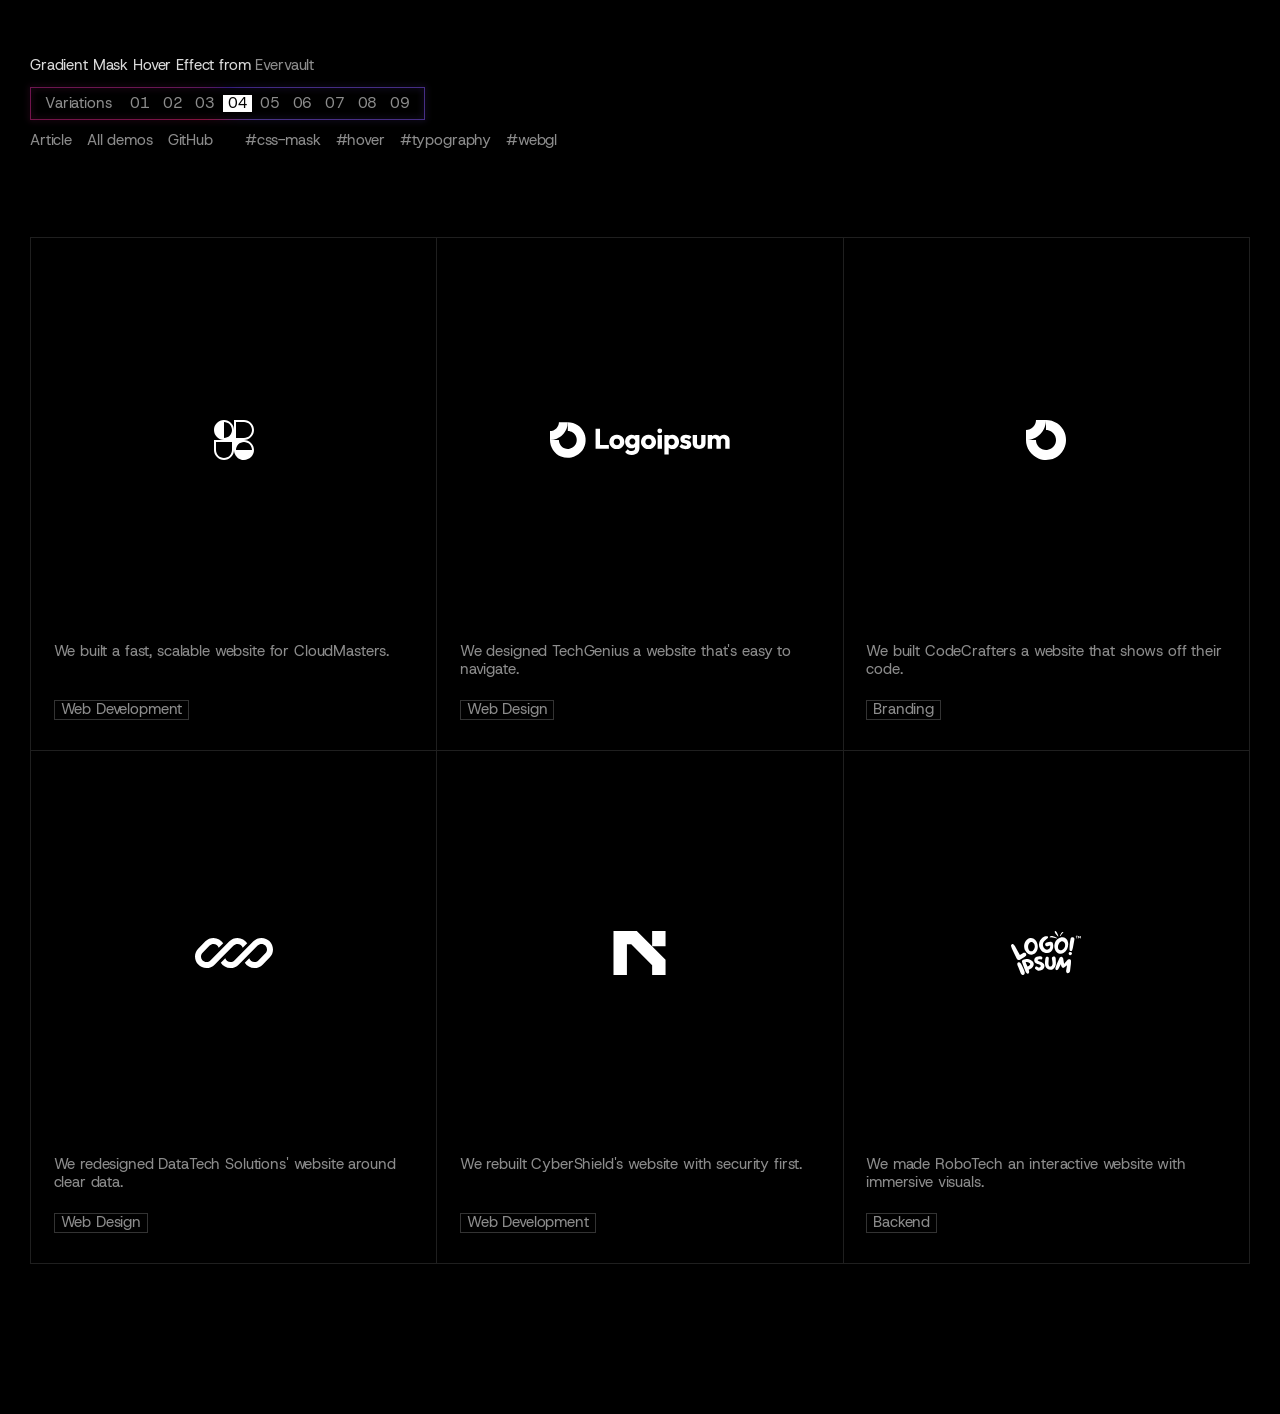
<file: index4.html>
<!DOCTYPE html>
<html lang="en">
	<head>
		<meta charset="UTF-8" />
		<meta name="viewport" content="width=device-width, initial-scale=1">
		<title>Typeset Code Hover Effect | Codrops</title>
		<meta name="description" content="Loose characters drift around the pointer and spring into line as it comes near. Made with WebGL. Part of Codrops' Gradient Mask Hover Effect." />
		<meta name="keywords" content="hover effect, gradient mask, grid, evervault, css, javascript, gsap, webgl" />
		<meta name="author" content="Codrops" />
		<link rel="canonical" href="https://tympanus.net/Tutorials/AnimatedCodeBackground/index4.html" />
		<meta property="og:type" content="website" />
		<meta property="og:site_name" content="Codrops" />
		<meta property="og:title" content="Typeset Code Hover Effect | Codrops" />
		<meta property="og:description" content="Loose characters drift around the pointer and spring into line as it comes near. Made with WebGL. Part of Codrops' Gradient Mask Hover Effect." />
		<meta property="og:url" content="https://tympanus.net/Tutorials/AnimatedCodeBackground/index4.html" />
		<meta name="twitter:card" content="summary_large_image" />
		<meta name="twitter:site" content="@codrops" />
		<meta name="twitter:title" content="Typeset Code Hover Effect | Codrops" />
		<meta name="twitter:description" content="Loose characters drift around the pointer and spring into line as it comes near. Made with WebGL. Part of Codrops' Gradient Mask Hover Effect." />
		<script type="application/ld+json">
		{
			"@context": "https://schema.org",
			"@type": "WebPage",
			"name": "Typeset Code Hover Effect",
			"description": "Loose characters drift around the pointer and spring into line as it comes near. Made with WebGL. Part of Codrops' Gradient Mask Hover Effect.",
			"url": "https://tympanus.net/Tutorials/AnimatedCodeBackground/index4.html",
			"author": { "@type": "Organization", "name": "Codrops", "url": "https://tympanus.net/codrops/" },
			"relatedLink": [
				"https://tympanus.net/codrops/2023/05/17/recreating-the-gradient-mask-hover-effect-from-evervault/",
				"https://github.com/codrops/AnimatedCodeBackground"
			]
		}
		</script>
		<link rel="icon" type="image/svg+xml" href="https://tympanus.net/favicon/favicon.svg" />
		<link rel="shortcut icon" href="https://tympanus.net/favicon/favicon.ico" />
		<link rel="preload" href="fonts/HostGrotesk-Regular.woff2" as="font" type="font/woff2" crossorigin />
		<link rel="stylesheet" type="text/css" href="css/base.css" />
		<!-- Added on the live server only, leave commented out in the repo -->
		<!--script src="//tympanus.net/codrops/adpacks/analytics.js"></script-->
	</head>
	<body class="demo-4">
		<main>
			<header class="frame">
				<h1 class="frame__title">Gradient Mask Hover Effect from <a href="https://evervault.com/customers">Evervault</a></h1>
				<nav class="frame__links" aria-label="Demo links">
					<a href="https://tympanus.net/codrops/?p=72017">Article</a>
					<a href="https://tympanus.net/codrops/hub/">All demos</a>
					<a href="https://github.com/codrops/AnimatedCodeBackground">GitHub</a>
				</nav>
				<nav class="frame__tags" aria-label="Tags">
					<a href="https://tympanus.net/codrops/hub/tag/css-mask/">#css-mask</a>
					<a href="https://tympanus.net/codrops/hub/tag/hover/">#hover</a>
					<a href="https://tympanus.net/codrops/hub/tag/typography/">#typography</a>
					<a href="https://tympanus.net/codrops/hub/tag/webgl/">#webgl</a>
				</nav>
				<nav class="frame__demos" aria-label="Variations">
					<span class="frame__demos-label">Variations</span>
					<a class="frame__demo" href="index.html">01</a>
					<a class="frame__demo" href="index2.html">02</a>
					<a class="frame__demo" href="index3.html">03</a>
					<span class="frame__demo frame__demo--current" aria-current="page">04</span>
					<a class="frame__demo" href="index5.html">05</a>
					<a class="frame__demo" href="index6.html">06</a>
					<a class="frame__demo" href="index7.html">07</a>
					<a class="frame__demo" href="index8.html">08</a>
					<a class="frame__demo" href="index9.html">09</a>
				</nav>
			</header>
			<div class="grid">
				<div class="grid__item">
					<div class="grid__item-img">
						<div class="grid__item-img-deco" aria-hidden="true"></div>
						<svg id="logo-85" aria-hidden="true" width="40" height="40" viewBox="0 0 40 40" fill="none" xmlns="http://www.w3.org/2000/svg"><path fill-rule="evenodd" clip-rule="evenodd" d="M10 0C15.5228 0 20 4.47715 20 10V0H30C35.5228 0 40 4.47715 40 10C40 15.5228 35.5228 20 30 20C35.5228 20 40 24.4772 40 30C40 32.7423 38.8961 35.2268 37.1085 37.0334L37.0711 37.0711L37.0379 37.1041C35.2309 38.8943 32.7446 40 30 40C27.2741 40 24.8029 38.9093 22.999 37.1405C22.9756 37.1175 22.9522 37.0943 22.9289 37.0711C22.907 37.0492 22.8852 37.0272 22.8635 37.0051C21.0924 35.2009 20 32.728 20 30C20 35.5228 15.5228 40 10 40C4.47715 40 0 35.5228 0 30V20H10C4.47715 20 0 15.5228 0 10C0 4.47715 4.47715 0 10 0ZM18 10C18 14.4183 14.4183 18 10 18V2C14.4183 2 18 5.58172 18 10ZM38 30C38 25.5817 34.4183 22 30 22C25.5817 22 22 25.5817 22 30H38ZM2 22V30C2 34.4183 5.58172 38 10 38C14.4183 38 18 34.4183 18 30V22H2ZM22 18V2L30 2C34.4183 2 38 5.58172 38 10C38 14.4183 34.4183 18 30 18H22Z" fill="#ffffff" stop-color="#ffffff"></path></svg>
					</div>
					<p class="grid__item-label">We built a fast, scalable website for CloudMasters.</p>
					<span class="grid__item-tag">Web Development</span>
				</div>
				<div class="grid__item">
					<div class="grid__item-img">
						<div class="grid__item-img-deco" aria-hidden="true"></div>
						<svg id="logo-87" aria-hidden="true" width="202" height="40" viewBox="0 0 202 40" fill="none" xmlns="http://www.w3.org/2000/svg"><path fill-rule="evenodd" clip-rule="evenodd" d="M25.5557 11.6853C23.9112 10.5865 21.9778 10 20 10V0C23.9556 0 27.8224 1.17298 31.1114 3.37061C34.4004 5.56823 36.9638 8.69181 38.4776 12.3463C39.9913 16.0008 40.3874 20.0222 39.6157 23.9018C38.844 27.7814 36.9392 31.3451 34.1421 34.1421C31.3451 36.9392 27.7814 38.844 23.9018 39.6157C20.0222 40.3874 16.0008 39.9913 12.3463 38.4776C8.6918 36.9638 5.56823 34.4004 3.37061 31.1114C1.17298 27.8224 0 23.9556 0 20H10C10 21.9778 10.5865 23.9112 11.6853 25.5557C12.7841 27.2002 14.3459 28.4819 16.1732 29.2388C18.0004 29.9957 20.0111 30.1937 21.9509 29.8078C23.8907 29.422 25.6725 28.4696 27.0711 27.0711C28.4696 25.6725 29.422 23.8907 29.8078 21.9509C30.1937 20.0111 29.9957 18.0004 29.2388 16.1732C28.4819 14.3459 27.2002 12.7841 25.5557 11.6853Z" fill="#ffffff" stop-color="#ffffff"></path><path fill-rule="evenodd" clip-rule="evenodd" d="M10 1.47023e-06C10 1.31322 9.74135 2.61358 9.2388 3.82684C8.73625 5.04009 7.99966 6.14248 7.07107 7.07107C6.14249 7.99966 5.0401 8.73625 3.82684 9.2388C2.61358 9.74134 1.31322 10 6.15916e-06 10L5.72205e-06 20C2.62644 20 5.22716 19.4827 7.65368 18.4776C10.0802 17.4725 12.285 15.9993 14.1421 14.1421C15.9993 12.285 17.4725 10.0802 18.4776 7.65367C19.4827 5.22715 20 2.62643 20 -3.8147e-06L10 1.47023e-06Z" fill="#ffffff" stop-color="#ffffff"></path><path d="M125.619 14.4525H120.767V29.8648H125.619V14.4525Z" fill="#ffffff" stop-color="#ffffff"></path><path d="M121.307 11.5666C121.814 12.074 122.448 12.3277 123.209 12.3277C123.97 12.3277 124.594 12.074 125.08 11.5666C125.567 11.0381 125.81 10.4038 125.81 9.66385C125.81 8.90277 125.567 8.26849 125.08 7.76111C124.594 7.25369 123.97 7 123.209 7C122.448 7 121.814 7.25369 121.307 7.76111C120.82 8.26849 120.577 8.90277 120.577 9.66385C120.577 10.4038 120.82 11.0381 121.307 11.5666Z" fill="#ffffff" stop-color="#ffffff"></path><path d="M51.1562 29.8648V7.47568H56.1351V25.4885H66.0612V29.8648H51.1562Z" fill="#ffffff" stop-color="#ffffff"></path><path fill-rule="evenodd" clip-rule="evenodd" d="M75.0274 30.2136C73.4418 30.2136 72.0042 29.8648 70.7145 29.1671C69.446 28.4483 68.4418 27.4758 67.7018 26.2495C66.9619 25.0233 66.5919 23.6491 66.5919 22.1269C66.5919 20.6047 66.9619 19.2411 67.7018 18.036C68.4418 16.8309 69.446 15.8795 70.7145 15.1819C71.983 14.463 73.4207 14.1036 75.0274 14.1036C76.6342 14.1036 78.0718 14.4525 79.3403 15.1501C80.6088 15.8478 81.6131 16.8098 82.353 18.036C83.093 19.2411 83.463 20.6047 83.463 22.1269C83.463 23.6491 83.093 25.0233 82.353 26.2495C81.6131 27.4758 80.6088 28.4483 79.3403 29.1671C78.0718 29.8648 76.6342 30.2136 75.0274 30.2136ZM75.0274 25.8056C75.7251 25.8056 76.3382 25.6576 76.8668 25.3616C77.3953 25.0445 77.797 24.6111 78.0718 24.0614C78.3678 23.4906 78.5158 22.8457 78.5158 22.1269C78.5158 21.4081 78.3678 20.7844 78.0718 20.2559C77.7758 19.7062 77.3636 19.2834 76.835 18.9874C76.3276 18.6702 75.7251 18.5117 75.0274 18.5117C74.3509 18.5117 73.7484 18.6702 73.2198 18.9874C72.6913 19.2834 72.279 19.7062 71.983 20.2559C71.687 20.8056 71.5391 21.4398 71.5391 22.1586C71.5391 22.8563 71.687 23.4906 71.983 24.0614C72.279 24.6111 72.6913 25.0445 73.2198 25.3616C73.7484 25.6576 74.3509 25.8056 75.0274 25.8056Z" fill="#ffffff" stop-color="#ffffff"></path><path fill-rule="evenodd" clip-rule="evenodd" d="M87.3057 35.8902C88.5953 36.4821 90.0858 36.7781 91.7772 36.7781C93.4262 36.7781 94.8956 36.4504 96.1852 35.795C97.4749 35.1396 98.4896 34.2306 99.2296 33.0678C99.9695 31.905 100.34 30.5308 100.34 28.9451V14.4525H95.5826V15.488C95.2288 15.1902 94.827 14.9402 94.3776 14.7379C93.553 14.3362 92.6122 14.1353 91.5552 14.1353C90.1387 14.1353 88.8807 14.4736 87.7814 15.1501C86.6819 15.8055 85.8152 16.7146 85.1809 17.8774C84.5466 19.0191 84.2296 20.3087 84.2296 21.7464C84.2296 23.1629 84.5466 24.4525 85.1809 25.6153C85.8152 26.7781 86.6819 27.6978 87.7814 28.3743C88.8807 29.0508 90.1387 29.3891 91.5552 29.3891C92.5911 29.3891 93.5319 29.1883 94.3776 28.7866C94.7872 28.592 95.1572 28.3627 95.4875 28.0986V29.072C95.4875 30.1502 95.1387 30.9853 94.441 31.5773C93.7645 32.1693 92.8237 32.4652 91.6186 32.4652C90.6461 32.4652 89.811 32.2961 89.1133 31.9578C88.4368 31.6196 87.8236 31.1227 87.2739 30.4673L84.293 33.4483C85.0329 34.5054 86.0372 35.3194 87.3057 35.8902ZM94.219 24.6322C93.7327 24.9282 93.1514 25.0762 92.4748 25.0762C91.7983 25.0762 91.2063 24.9282 90.6989 24.6322C90.2126 24.3362 89.8321 23.9345 89.5573 23.4271C89.2824 22.8986 89.145 22.3383 89.145 21.7464C89.145 21.1121 89.2824 20.5413 89.5573 20.0339C89.8321 19.5265 90.2232 19.1248 90.7306 18.8288C91.238 18.5328 91.8194 18.3848 92.4748 18.3848C93.1514 18.3848 93.7327 18.5328 94.219 18.8288C94.7264 19.1248 95.1069 19.5265 95.3607 20.0339C95.6355 20.5413 95.7729 21.1121 95.7729 21.7464C95.7729 22.3806 95.6355 22.9514 95.3607 23.4588C95.1069 23.9451 94.7264 24.3362 94.219 24.6322Z" fill="#ffffff" stop-color="#ffffff"></path><path fill-rule="evenodd" clip-rule="evenodd" d="M110.551 30.2136C108.965 30.2136 107.527 29.8648 106.238 29.1671C104.969 28.4483 103.965 27.4758 103.225 26.2495C102.485 25.0233 102.115 23.6491 102.115 22.1269C102.115 20.6047 102.485 19.2411 103.225 18.036C103.965 16.8309 104.969 15.8795 106.238 15.1819C107.506 14.463 108.944 14.1036 110.551 14.1036C112.157 14.1036 113.595 14.4525 114.863 15.1501C116.132 15.8478 117.136 16.8098 117.876 18.036C118.616 19.2411 118.986 20.6047 118.986 22.1269C118.986 23.6491 118.616 25.0233 117.876 26.2495C117.136 27.4758 116.132 28.4483 114.863 29.1671C113.595 29.8648 112.157 30.2136 110.551 30.2136ZM110.551 25.8056C111.248 25.8056 111.861 25.6576 112.39 25.3616C112.918 25.0445 113.32 24.6111 113.595 24.0614C113.891 23.4906 114.039 22.8457 114.039 22.1269C114.039 21.4081 113.891 20.7844 113.595 20.2559C113.299 19.7062 112.887 19.2834 112.358 18.9874C111.851 18.6702 111.248 18.5117 110.551 18.5117C109.874 18.5117 109.271 18.6702 108.743 18.9874C108.214 19.2834 107.802 19.7062 107.506 20.2559C107.21 20.8056 107.062 21.4398 107.062 22.1586C107.062 22.8563 107.21 23.4906 107.506 24.0614C107.802 24.6111 108.214 25.0445 108.743 25.3616C109.271 25.6576 109.874 25.8056 110.551 25.8056Z" fill="#ffffff" stop-color="#ffffff"></path><path fill-rule="evenodd" clip-rule="evenodd" d="M137.281 30.1819C136.246 30.1819 135.294 29.9811 134.427 29.5794C133.971 29.368 133.559 29.1156 133.191 28.8222V36.3659H128.402V14.4525H133.254V15.5162C133.606 15.2283 133.997 14.9794 134.427 14.7696C135.294 14.3467 136.246 14.1353 137.281 14.1353C138.74 14.1353 140.03 14.4842 141.15 15.1819C142.292 15.8795 143.18 16.8309 143.814 18.036C144.47 19.2411 144.797 20.6153 144.797 22.1586C144.797 23.702 144.47 25.0762 143.814 26.2813C143.18 27.4864 142.292 28.4377 141.15 29.1354C140.03 29.8331 138.74 30.1819 137.281 30.1819ZM136.394 25.8056C137.091 25.8056 137.694 25.647 138.201 25.3299C138.73 25.0128 139.142 24.5793 139.438 24.0297C139.734 23.48 139.882 22.8563 139.882 22.1586C139.882 21.4398 139.734 20.8056 139.438 20.2559C139.142 19.7062 138.73 19.2834 138.201 18.9874C137.694 18.6702 137.102 18.5117 136.425 18.5117C135.749 18.5117 135.146 18.6702 134.618 18.9874C134.11 19.2834 133.709 19.7062 133.413 20.2559C133.117 20.8056 132.969 21.4398 132.969 22.1586C132.969 22.8563 133.106 23.48 133.381 24.0297C133.677 24.5793 134.089 25.0128 134.618 25.3299C135.146 25.647 135.738 25.8056 136.394 25.8056Z" fill="#ffffff" stop-color="#ffffff"></path><path d="M149.546 29.8965C150.434 30.1291 151.332 30.2453 152.241 30.2453C154.165 30.2453 155.687 29.8014 156.808 28.9134C157.949 28.0255 158.52 26.831 158.52 25.3299C158.52 24.3574 158.341 23.5751 157.981 22.9832C157.622 22.3701 157.157 21.8838 156.586 21.5244C156.015 21.165 155.412 20.8795 154.778 20.6681C154.144 20.4567 153.541 20.277 152.971 20.129C152.4 19.981 151.935 19.8119 151.575 19.6216C151.216 19.4313 151.036 19.1776 151.036 18.8605C151.036 18.5645 151.174 18.3425 151.448 18.1945C151.723 18.0254 152.135 17.9409 152.685 17.9409C153.256 17.9409 153.837 18.0571 154.429 18.2897C155.042 18.5222 155.592 18.924 156.078 19.4948L158.837 16.7041C158.14 15.8161 157.231 15.1501 156.11 14.7062C155.011 14.2411 153.806 14.0085 152.495 14.0085C151.248 14.0085 150.159 14.2199 149.229 14.6427C148.298 15.0656 147.579 15.647 147.072 16.3869C146.565 17.1057 146.311 17.962 146.311 18.9557C146.311 19.8859 146.491 20.6576 146.85 21.2707C147.209 21.8626 147.675 22.3278 148.245 22.666C148.816 23.0043 149.419 23.2686 150.053 23.4588C150.687 23.6491 151.29 23.8288 151.861 23.998C152.431 24.146 152.897 24.3257 153.256 24.5371C153.637 24.7274 153.827 25.0128 153.827 25.3933C153.827 25.6893 153.668 25.9218 153.351 26.091C153.055 26.2601 152.622 26.3447 152.051 26.3447C151.226 26.3447 150.465 26.1967 149.768 25.9007C149.07 25.5836 148.467 25.1502 147.96 24.6005L145.201 27.3912C145.73 27.962 146.364 28.4695 147.104 28.9134C147.865 29.3362 148.679 29.6639 149.546 29.8965Z" fill="#ffffff" stop-color="#ffffff"></path><path d="M167.368 30.2136C165.952 30.2136 164.694 29.9282 163.595 29.3574C162.516 28.7654 161.671 27.962 161.058 26.9472C160.444 25.9113 160.138 24.7274 160.138 23.3954V14.4525H164.99V23.332C164.99 23.8605 165.074 24.3151 165.244 24.6956C165.434 25.0762 165.709 25.3722 166.068 25.5836C166.428 25.795 166.861 25.9007 167.368 25.9007C168.087 25.9007 168.658 25.6787 169.081 25.2347C169.504 24.7696 169.715 24.1354 169.715 23.332V14.4525H174.567V23.3637C174.567 24.7168 174.261 25.9113 173.647 26.9472C173.034 27.962 172.189 28.7654 171.11 29.3574C170.032 29.9282 168.785 30.2136 167.368 30.2136Z" fill="#ffffff" stop-color="#ffffff"></path><path d="M181.831 14.4525H176.979V29.8648H181.831V20.8584C181.831 20.3299 181.937 19.8859 182.148 19.5265C182.381 19.1671 182.688 18.8922 183.068 18.702C183.449 18.4905 183.882 18.3848 184.368 18.3848C185.066 18.3848 185.647 18.6068 186.112 19.0508C186.599 19.4736 186.842 20.0762 186.842 20.8584V29.8648H191.694V20.8584C191.694 20.3299 191.8 19.8859 192.011 19.5265C192.244 19.1671 192.55 18.8922 192.931 18.702C193.311 18.4905 193.745 18.3848 194.231 18.3848C194.929 18.3848 195.51 18.6068 195.975 19.0508C196.461 19.4736 196.704 20.0762 196.704 20.8584V29.8648H201.557V20.3193C201.557 19.0297 201.282 17.9303 200.732 17.0212C200.203 16.0909 199.474 15.3827 198.544 14.8965C197.635 14.389 196.588 14.1353 195.404 14.1353C194.199 14.1353 193.11 14.3996 192.138 14.9282C191.506 15.2649 190.954 15.6995 190.481 16.2319C190.04 15.675 189.504 15.2193 188.871 14.8647C188.026 14.3785 187.064 14.1353 185.986 14.1353C184.844 14.1353 183.819 14.3785 182.91 14.8647C182.514 15.067 182.155 15.3093 181.831 15.5916V14.4525Z" fill="#ffffff" stop-color="#ffffff"></path></svg>
					</div>
					<p class="grid__item-label">We designed TechGenius a website that's easy to navigate.</p>
					<span class="grid__item-tag">Web Design</span>
				</div>
				<div class="grid__item">
					<div class="grid__item-img">
						<div class="grid__item-img-deco" aria-hidden="true"></div>
						<svg id="logo-86" aria-hidden="true" width="40" height="40" viewBox="0 0 40 40" fill="none" xmlns="http://www.w3.org/2000/svg"><path fill-rule="evenodd" clip-rule="evenodd" d="M25.5557 11.6853C23.9112 10.5865 21.9778 10 20 10V0C23.9556 0 27.8224 1.17298 31.1114 3.37061C34.4004 5.56823 36.9638 8.69181 38.4776 12.3463C39.9913 16.0008 40.3874 20.0222 39.6157 23.9018C38.844 27.7814 36.9392 31.3451 34.1421 34.1421C31.3451 36.9392 27.7814 38.844 23.9018 39.6157C20.0222 40.3874 16.0008 39.9913 12.3463 38.4776C8.69181 36.9638 5.56823 34.4004 3.37061 31.1114C1.17298 27.8224 0 23.9556 0 20H10C10 21.9778 10.5865 23.9112 11.6853 25.5557C12.7841 27.2002 14.3459 28.4819 16.1732 29.2388C18.0004 29.9957 20.0111 30.1937 21.9509 29.8078C23.8907 29.422 25.6725 28.4696 27.0711 27.0711C28.4696 25.6725 29.422 23.8907 29.8078 21.9509C30.1937 20.0111 29.9957 18.0004 29.2388 16.1732C28.4819 14.3459 27.2002 12.7841 25.5557 11.6853Z" fill="#ffffff" stop-color="#ffffff"></path><path fill-rule="evenodd" clip-rule="evenodd" d="M10 5.16562e-07C10 1.31322 9.74135 2.61358 9.2388 3.82683C8.73625 5.04009 7.99966 6.14248 7.07107 7.07107C6.14249 7.99966 5.0401 8.73625 3.82684 9.2388C2.61358 9.74134 1.31322 10 5.4439e-06 10L5.00679e-06 20C2.62644 20 5.22716 19.4827 7.65368 18.4776C10.0802 17.4725 12.285 15.9993 14.1421 14.1421C15.9993 12.285 17.4725 10.0802 18.4776 7.65367C19.4827 5.22715 20 2.62643 20 -3.81469e-06L10 5.16562e-07Z" fill="#ffffff" stop-color="#ffffff"></path></svg>
					</div>
					<p class="grid__item-label">We built CodeCrafters a website that shows off their code.</p>
					<span class="grid__item-tag">Branding</span>
				</div>
				<div class="grid__item">
					<div class="grid__item-img">
						<div class="grid__item-img-deco" aria-hidden="true"></div>
						<svg id="logo-70" aria-hidden="true" width="78" height="30" viewBox="0 0 78 30" fill="none" xmlns="http://www.w3.org/2000/svg"> <path d="M18.5147 0C15.4686 0 12.5473 1.21005 10.3934 3.36396L3.36396 10.3934C1.21005 12.5473 0 15.4686 0 18.5147C0 24.8579 5.14214 30 11.4853 30C14.5314 30 17.4527 28.7899 19.6066 26.636L24.4689 21.7737C24.469 21.7738 24.4689 21.7736 24.4689 21.7737L38.636 7.6066C39.6647 6.57791 41.0599 6 42.5147 6C44.9503 6 47.0152 7.58741 47.7311 9.78407L52.2022 5.31296C50.1625 2.11834 46.586 0 42.5147 0C39.4686 0 36.5473 1.21005 34.3934 3.36396L15.364 22.3934C14.3353 23.4221 12.9401 24 11.4853 24C8.45584 24 6 21.5442 6 18.5147C6 17.0599 6.57791 15.6647 7.6066 14.636L14.636 7.6066C15.6647 6.57791 17.0599 6 18.5147 6C20.9504 6 23.0152 7.58748 23.7311 9.78421L28.2023 5.31307C26.1626 2.1184 22.5861 0 18.5147 0Z" fill="#ffffff" stop-color="#ffffff"></path> <path d="M39.364 22.3934C38.3353 23.4221 36.9401 24 35.4853 24C33.05 24 30.9853 22.413 30.2692 20.2167L25.7982 24.6877C27.838 27.8819 31.4143 30 35.4853 30C38.5314 30 41.4527 28.7899 43.6066 26.636L62.636 7.6066C63.6647 6.57791 65.0599 6 66.5147 6C69.5442 6 72 8.45584 72 11.4853C72 12.9401 71.4221 14.3353 70.3934 15.364L63.364 22.3934C62.3353 23.4221 60.9401 24 59.4853 24C57.0498 24 54.985 22.4127 54.269 20.2162L49.798 24.6873C51.8377 27.8818 55.4141 30 59.4853 30C62.5314 30 65.4527 28.7899 67.6066 26.636L74.636 19.6066C76.7899 17.4527 78 14.5314 78 11.4853C78 5.14214 72.8579 0 66.5147 0C63.4686 0 60.5473 1.21005 58.3934 3.36396L39.364 22.3934Z" fill="#ffffff" stop-color="#ffffff"></path> </svg>
					</div>
					<p class="grid__item-label">We redesigned DataTech Solutions' website around clear data.</p>
					<span class="grid__item-tag">Web Design</span>
				</div>
				<div class="grid__item">
					<div class="grid__item-img">
						<div class="grid__item-img-deco" aria-hidden="true"></div>
						<svg id="logo-72" aria-hidden="true" width="52" height="44" viewBox="0 0 53 44" fill="none" xmlns="http://www.w3.org/2000/svg"> <path d="M23.2997 0L52.0461 28.6301V44H38.6311V34.1553L17.7522 13.3607L13.415 13.3607L13.415 44H0L0 0L23.2997 0ZM38.6311 15.2694V0L52.0461 0V15.2694L38.6311 15.2694Z" fill="#fff"></path> </svg>
					</div>
					<p class="grid__item-label">We rebuilt CyberShield's website with security first.</p>
					<span class="grid__item-tag">Web Development</span>
				</div>
				<div class="grid__item">
					<div class="grid__item-img">
						<div class="grid__item-img-deco" aria-hidden="true"></div>
						<svg id="logo-74" aria-hidden="true" width="70" height="44" viewBox="0 0 70 44" fill="none" xmlns="http://www.w3.org/2000/svg">
							<path d="M65.5268 5.40852C65.5268 5.45982 65.5268 5.52395 65.5137 5.56243C65.4481 6.06264 65.4481 6.56285 65.4874 7.07589C65.5137 7.20415 65.5399 7.33241 65.6449 7.43502C65.8154 7.6274 66.0777 7.58893 66.1827 7.35806C66.2352 7.24263 66.2352 7.12719 66.2089 7.01176C66.0777 6.52437 66.0515 6.01134 66.0384 5.51112C66.0384 5.48547 66.0384 5.44699 66.0384 5.40852C66.1827 5.39569 66.3139 5.38286 66.4319 5.38286C66.5238 5.37004 66.6025 5.35721 66.6681 5.31873C66.8648 5.21613 66.8648 4.99809 66.6549 4.89548C66.5762 4.857 66.4713 4.84417 66.3795 4.84417C66.0515 4.857 65.7236 4.857 65.3956 4.857C65.2776 4.857 65.1595 4.86983 65.0414 4.88265C64.9758 4.89548 64.8971 4.89548 64.8447 4.93396C64.7528 4.97243 64.7004 5.03656 64.7004 5.12634C64.7135 5.21613 64.7528 5.26743 64.8447 5.30591C64.8971 5.34439 64.9627 5.35721 65.0283 5.35721C65.1857 5.37004 65.3563 5.39569 65.5268 5.40852ZM69.1342 5.99851C69.1342 6.01134 69.1473 6.02416 69.1473 6.02416C69.1998 6.37046 69.2523 6.70394 69.2916 7.03741C69.3048 7.15284 69.3179 7.25545 69.3966 7.34523C69.5671 7.56327 69.8295 7.53762 69.9475 7.30676C70 7.19132 70.0131 7.07589 69.9869 6.94763C69.9082 6.56285 69.8688 6.17807 69.7901 5.80612C69.7376 5.57525 69.6721 5.35721 69.6065 5.152C69.5671 5.02374 69.4753 4.93395 69.3179 4.92113C69.1605 4.89548 69.0424 4.97243 68.9768 5.08787C68.8981 5.19047 68.8325 5.29308 68.78 5.40852C68.6882 5.61373 68.6095 5.81895 68.5046 6.01134C68.4914 6.06264 68.4783 6.10112 68.4521 6.13959C68.439 6.11394 68.4259 6.10112 68.4259 6.10112C68.2553 5.78047 68.0979 5.45982 67.9274 5.152C67.9011 5.12634 67.888 5.10069 67.8749 5.07504C67.7962 4.95961 67.7044 4.89548 67.5601 4.89548C67.4289 4.9083 67.3239 4.98526 67.2584 5.10069C67.2321 5.152 67.2321 5.19047 67.219 5.24178C67.1665 5.65221 67.1009 6.06264 67.0485 6.47307C67.0222 6.70394 67.0091 6.9348 67.0091 7.16567C66.996 7.21697 67.0091 7.2811 67.0353 7.33241C67.0616 7.43501 67.1403 7.49915 67.2452 7.51197C67.3764 7.5248 67.4682 7.48632 67.5076 7.38371C67.5469 7.30676 67.5601 7.24263 67.5732 7.1785C67.6257 6.94763 67.665 6.72959 67.7044 6.51155C67.7306 6.38329 67.7437 6.28068 67.7831 6.13959C67.8093 6.1909 67.8355 6.22938 67.8618 6.26785C67.9798 6.42177 68.0979 6.57568 68.2422 6.70394C68.3865 6.80654 68.5046 6.79372 68.6226 6.67828C68.6489 6.65263 68.662 6.63981 68.6882 6.61415C68.8063 6.43459 68.9506 6.25503 69.0686 6.07546C69.0949 6.04981 69.108 6.02416 69.1342 5.99851Z" fill="#ffffff" stop-color="#ffffff"></path>
							<path d="M38.9087 5.6605C38.8175 5.90425 38.8001 6.07986 38.8422 6.22582C38.8887 6.4243 39.0094 6.48928 39.1732 6.4388C40.714 6.06627 44.0927 7.12367 45.3436 7.41838C45.6386 7.48026 45.8786 7.10791 45.6773 6.77407C45.3835 6.45077 42.0063 5.0666 40.7177 4.99113C40.2126 4.96322 39.3096 4.83658 38.9087 5.6605Z" fill="#ffffff" stop-color="#ffffff"></path><path d="M52.1133 1.17982C52.2775 1.27249 52.3693 1.36089 52.4146 1.45966C52.4821 1.58922 52.4465 1.67886 52.3331 1.7246C51.3146 2.21062 49.9593 4.30303 49.4122 5.02468C49.2796 5.19069 48.9737 5.09422 48.9275 4.82122C48.937 4.51254 50.1384 2.24181 50.8089 1.62334C51.0724 1.38187 51.5077 0.908078 52.1133 1.17982Z" fill="#ffffff" stop-color="#ffffff"></path><path d="M44.0023 0.149796C44.1996 0.00441887 44.4046 -0.0465256 44.5093 0.0479512C46.046 1.3329 46.8609 3.36773 47.3655 5.23057C47.3845 5.27397 47.3857 5.33625 47.3705 5.40122C47.3642 5.45675 47.3227 5.51541 47.2568 5.5608C47.1864 5.61091 47.1258 5.62617 47.0973 5.58299C46.4238 4.68732 42.5771 1.20242 44.0023 0.149796Z" fill="#ffffff" stop-color="#ffffff"></path><path d="M11.461 22.4276C11.8293 22.1595 12.2297 21.9363 12.6534 21.7631C13.0967 21.6392 13.5692 21.6597 13.9995 21.8217C14.4297 21.9837 14.7944 22.2782 15.0382 22.6608C15.2563 23.0424 15.3416 23.483 15.2814 23.9162C15.2212 24.3493 15.0187 24.7516 14.7043 25.0625C14.4606 25.3145 14.1839 25.534 13.8816 25.7154C12.5342 26.5665 11.1748 27.3709 9.81547 28.222C9.53732 28.435 9.24225 28.6261 8.93308 28.7933C8.46281 29.0226 7.92537 29.084 7.41368 28.9669C6.902 28.8499 6.44826 28.5616 6.13092 28.1521C5.89369 27.8621 5.69348 27.545 5.53471 27.2077C4.24691 24.5612 2.91142 21.9263 1.67131 19.2331C1.09895 18.0673 0.633913 16.7265 0.180798 15.4324C-0.0152406 15.0564 -0.0535225 14.6205 0.0741037 14.2173C0.20173 13.8141 0.485195 13.4755 0.864201 13.2735C1.24321 13.0715 1.68785 13.0221 2.10357 13.1357C2.51929 13.2493 2.87329 13.517 3.09027 13.8818C3.75722 14.7484 4.34761 15.6689 4.85504 16.6333C6.14284 18.965 7.37103 21.2967 8.61113 23.5585C8.68334 23.6835 8.76296 23.8041 8.84961 23.9199C9.783 23.5362 10.6609 23.0345 11.461 22.4276Z" fill="#ffffff" stop-color="#ffffff"></path><path d="M24.7761 21.6142C21.8309 24.9835 16.8943 24.1324 14.4141 19.7954C12.6493 16.7175 12.3393 11.6343 16.1789 8.42817C16.9988 7.75694 17.9792 7.29969 19.0287 7.09907C20.3155 6.9187 21.6277 7.14066 22.7777 7.73324C23.9277 8.32582 24.8567 9.25867 25.432 10.3985C27.5306 14.1293 27.2325 18.886 24.7761 21.6142ZM23.5837 13.7562C23.2708 12.8394 22.6431 12.0567 21.807 11.541C21.3339 11.2113 20.759 11.051 20.1792 11.0871C19.5993 11.1232 19.0499 11.3535 18.6233 11.7392C16.9182 13.2199 16.5604 16.7292 17.8005 18.8161C17.9586 19.1564 18.1907 19.4588 18.4808 19.7022C18.7709 19.9456 19.1119 20.1241 19.4799 20.2251C19.8479 20.3262 20.234 20.3474 20.6113 20.2873C20.9886 20.2271 21.3478 20.0871 21.664 19.877C22.5883 19.1763 23.2664 18.2115 23.604 17.1167C23.9417 16.0218 23.9221 14.8513 23.548 13.7679L23.5837 13.7562Z" fill="#ffffff" stop-color="#ffffff"></path><path d="M36.7955 15.2252C36.494 15.2886 36.1825 15.2924 35.8794 15.2363C35.5764 15.1802 35.2878 15.0655 35.0308 14.8988C34.8059 14.773 34.6123 14.6001 34.4639 14.3924C34.3156 14.1847 34.2162 13.9475 34.1729 13.6977C34.1295 13.448 34.1434 13.192 34.2133 12.9481C34.2833 12.7042 34.4078 12.4785 34.5777 12.2872C34.8737 11.9028 35.2939 11.6276 35.7701 11.5061C37.0134 11.1533 38.2933 10.9382 39.5858 10.8649C39.8698 10.8326 40.1575 10.8561 40.432 10.934C40.7066 11.012 40.9624 11.1427 41.1846 11.3187C41.4067 11.4946 41.5907 11.7122 41.7257 11.9586C41.8606 12.205 41.9439 12.4753 41.9706 12.7536C42.3432 14.1206 42.384 15.5539 42.0898 16.9391C41.0167 21.416 37.3202 22.9549 33.1706 21.5209C32.0058 21.1375 30.9845 20.4231 30.2373 19.469C29.2407 18.32 28.5341 16.9583 28.1744 15.4934C27.883 14.1889 27.9149 12.8353 28.2676 11.5454C28.6202 10.2555 29.2833 9.06675 30.2015 8.07845C31.0729 7.00428 32.2039 6.15891 33.4926 5.61846C34.3069 5.17961 35.2598 5.05483 36.1636 5.2687C36.3686 5.32418 36.5547 5.43228 36.7026 5.58179C36.8505 5.73131 36.9548 5.91678 37.0047 6.11899C37.0546 6.32119 37.0482 6.53276 36.9863 6.73176C36.9243 6.93075 36.8091 7.10992 36.6525 7.25068C36.3547 7.51423 36.0312 7.74853 35.6866 7.9502C34.6265 8.61027 33.704 9.46082 32.9679 10.4568C32.4854 11.1013 32.1531 11.8414 31.9945 12.6249C31.8358 13.4084 31.8547 14.2164 32.0498 14.9921C32.3202 16.0497 32.9203 16.999 33.7668 17.7085C36.3901 20.0403 39.8004 17.7901 39.2042 14.6073C38.3338 14.8172 37.5706 15.0387 36.7955 15.2252Z" fill="#ffffff" stop-color="#ffffff"></path><path d="M52.8217 21.8007C48.9464 24.1325 44.5345 21.8007 43.5686 16.9041C42.8651 13.4065 44.2006 8.50982 48.8749 6.64443C49.8694 6.25608 50.9481 6.11973 52.0109 6.24803C53.2878 6.47658 54.4592 7.09121 55.3598 8.00528C56.2604 8.91934 56.845 10.0867 57.0309 11.3429C57.8179 15.505 56.0293 19.947 52.8217 21.8007ZM54.1692 13.9544C54.168 12.9859 53.8176 12.0487 53.1795 11.3079C52.8384 10.8497 52.3453 10.5214 51.7843 10.3789C51.2232 10.2365 50.6291 10.2887 50.103 10.5268C48.0044 11.4128 46.5258 14.6306 47.0624 16.9974C47.1034 17.3688 47.2268 17.727 47.4241 18.0469C47.6214 18.3668 47.8878 18.6407 48.2047 18.8495C48.5215 19.0582 48.8812 19.1968 49.2585 19.2555C49.6359 19.3141 50.0218 19.2915 50.3892 19.1892C51.4985 18.8103 52.459 18.1022 53.1366 17.1637C53.8143 16.2252 54.1753 15.1032 54.1692 13.9544Z" fill="#ffffff" stop-color="#ffffff"></path><path d="M60.9499 22.7801C60.8914 23.2068 60.662 23.5933 60.312 23.8546C59.962 24.1158 59.5202 24.2305 59.0838 24.1733C58.6474 24.1161 58.2521 23.8917 57.9849 23.5495C57.7176 23.2074 57.6004 22.7754 57.6589 22.3487C57.7174 21.922 57.9469 21.5355 58.2968 21.2742C58.6468 21.0129 59.0886 20.8983 59.525 20.9555C59.9614 21.0127 60.3567 21.237 60.624 21.5792C60.8912 21.9214 61.0085 22.3534 60.9499 22.7801ZM59.9125 7.05247C60.1393 6.71382 60.472 6.45593 60.861 6.31726C61.2499 6.17859 61.6743 6.16657 62.0708 6.283C62.4739 6.38161 62.83 6.61262 63.0797 6.93735C63.3293 7.26209 63.4572 7.66082 63.4421 8.06678C63.3895 8.71795 63.2899 9.36468 63.144 10.0021C62.7505 12.159 62.3689 14.3158 61.9516 16.4494C61.7608 17.3005 61.5104 18.1166 61.2361 18.9793C61.1407 19.249 60.9813 19.4927 60.7711 19.6905C60.6404 19.8393 60.4735 19.9534 60.2857 20.0223C60.0979 20.0913 59.8954 20.1128 59.6969 20.0849C59.4984 20.057 59.3102 19.9806 59.1499 19.8628C58.9896 19.7449 58.8623 19.5894 58.7798 19.4107C58.638 19.0901 58.561 18.7456 58.5532 18.3964C58.5532 16.9507 58.5532 15.4934 58.6486 14.036C58.8107 11.9562 59.1295 9.89088 59.6025 7.85692C59.6582 7.58442 59.7631 7.32383 59.9125 7.08745V7.05247Z" fill="#ffffff" stop-color="#ffffff"></path><path fill-rule="evenodd" clip-rule="evenodd" d="M6.42311 32.1488C6.28232 32.4561 6.24371 32.7987 6.31251 33.1284C6.35828 33.563 6.45881 33.9905 6.61181 34.4011C6.80283 34.9039 7.01658 35.4011 7.28014 36.0139C7.34075 36.1549 7.40409 36.3021 7.47037 36.457C7.82579 37.2872 8.27175 38.3482 8.8666 39.8837C9.03497 40.3199 9.18448 40.7597 9.33504 41.2025C9.39586 41.3814 9.4569 41.5609 9.51938 41.7408C9.74334 42.3804 10.1287 42.955 10.6395 43.4104C10.8564 43.6607 11.1441 43.8431 11.4667 43.9343C11.7956 44.0273 12.1454 44.0214 12.4708 43.9174C12.7962 43.8133 13.082 43.6159 13.2911 43.3508C13.4961 43.0909 13.618 42.7777 13.6417 42.4505C13.7747 41.8131 13.7293 41.1522 13.5101 40.5377C13.1622 39.5174 12.7659 38.4956 12.3089 37.4962L12.3068 37.4918C11.555 35.9282 10.7908 34.3754 9.99044 32.822L9.98445 32.8111C9.75015 32.4064 9.44566 32.0446 9.08466 31.742C8.8503 31.4719 8.52703 31.2897 8.17003 31.2269C7.80542 31.1628 7.42938 31.2274 7.10904 31.4093C6.806 31.5785 6.56578 31.8374 6.42311 32.1488Z" fill="#ffffff" stop-color="#ffffff"></path><path fill-rule="evenodd" clip-rule="evenodd" d="M17.9057 28.2986C16.7269 28.0001 15.4958 27.9566 14.2982 28.1712C13.3706 28.2605 12.4583 28.4697 11.8248 28.8841C11.5026 29.095 11.2421 29.3658 11.0972 29.71C10.9515 30.0561 10.9329 30.4519 11.0523 30.8929C11.2703 31.7007 11.5534 32.4861 11.8355 33.269L11.8812 33.3958L11.8823 33.3986C12.7317 35.673 13.5892 37.9397 14.4545 40.1986C14.5554 40.5546 14.6981 40.898 14.8797 41.2219L14.8831 41.2279C15.123 41.6303 15.4307 41.9902 15.7932 42.2925C15.9745 42.4587 16.1987 42.5737 16.4418 42.6251C16.6873 42.6769 16.9426 42.6619 17.1799 42.5815C17.4173 42.5012 17.6275 42.3587 17.7877 42.1695C17.9453 41.9834 18.0485 41.7592 18.0864 41.5206C18.2428 40.8724 18.1927 40.1929 17.9427 39.5733C17.8647 39.3648 17.8035 39.1517 17.739 38.9274C17.7175 38.8526 17.6957 38.7765 17.6727 38.699C19.6534 37.942 21.7609 36.9241 22.502 34.5561C22.7922 33.7378 22.8164 32.8517 22.5712 32.0193C22.3258 31.186 21.8223 30.4474 21.1301 29.9052C20.188 29.1462 19.0875 28.5978 17.9057 28.2986ZM14.6382 31.2031C14.6772 31.1921 14.7165 31.1819 14.7559 31.1724C16.0454 30.9742 17.3647 31.2383 18.4709 31.9159C18.9584 32.2474 19.1581 32.6157 19.1924 32.9701C19.2278 33.335 19.0921 33.7304 18.8195 34.1105C18.3044 34.8285 17.3644 35.4032 16.5153 35.5103C15.8963 34.1165 15.2677 32.6663 14.6382 31.2031Z" fill="#ffffff" stop-color="#ffffff"></path><path d="M25.7646 25.7473C27.1684 25.1134 28.9073 25.0039 30.268 25.4496C30.6107 25.5472 30.908 25.7583 31.1091 26.0468C31.3089 26.3335 31.4011 26.679 31.3703 27.0244C31.3683 27.2486 31.312 27.4692 31.2061 27.6682C31.0983 27.8708 30.9422 28.045 30.751 28.1762C30.5598 28.3073 30.3391 28.3916 30.1076 28.4217C29.876 28.4519 29.6405 28.4271 29.4208 28.3494L29.4041 28.3435L29.3884 28.3354C29.276 28.2779 29.1566 28.2346 29.0331 28.2064L29.0253 28.2047C28.0681 27.9561 27.1652 28.368 26.8354 28.8741C26.6781 29.1154 26.6586 29.359 26.7896 29.5806C26.9299 29.8179 27.274 30.0842 27.9703 30.274C28.1618 30.3254 28.3581 30.375 28.5572 30.4254C29.1078 30.5648 29.68 30.7096 30.2333 30.9103L30.2354 30.9111C32.788 31.8607 33.7385 33.8274 33.4131 35.6772C33.0912 37.5065 31.5287 39.1713 29.179 39.564C28.324 39.7493 27.4342 39.7132 26.5977 39.4593C25.7591 39.2046 25.0032 38.7399 24.4051 38.1111L24.3895 38.0947C24.2007 37.8578 24.0737 37.5795 24.0174 37.2842C23.9656 37.0177 23.9929 36.7423 24.0959 36.4904C24.1983 36.24 24.3715 36.0233 24.595 35.8654C24.8311 35.6864 25.1157 35.579 25.4136 35.5566C25.7105 35.5343 26.0076 35.5974 26.2683 35.738C26.5287 35.861 26.7709 36.0179 26.9883 36.2045L26.9924 36.2079C27.377 36.5518 27.8423 36.6414 28.2885 36.5584C28.7412 36.4742 29.1669 36.2123 29.4407 35.8648C29.7127 35.5195 29.8219 35.1093 29.6923 34.7111C29.5619 34.31 29.1698 33.8606 28.3083 33.4849C28.0831 33.3914 27.8496 33.316 27.6067 33.2426C27.5412 33.2228 27.4746 33.2031 27.4072 33.1831C27.2276 33.1298 27.0428 33.0749 26.8616 33.0144C26.7368 32.9728 26.613 32.9334 26.4904 32.8943C26.1553 32.7876 25.8286 32.6836 25.5142 32.5441C24.8299 32.3163 24.2387 31.8789 23.8286 31.2966C23.4168 30.712 23.2096 30.0129 23.2378 29.3037C23.24 27.5754 24.3533 26.3847 25.7646 25.7473Z" fill="#ffffff" stop-color="#ffffff"></path><path d="M43.5619 25.5632C43.2897 25.4332 42.9887 25.3715 42.6861 25.3836C42.3834 25.3958 42.0886 25.4814 41.8283 25.6329C41.5696 25.7833 41.353 25.9939 41.1978 26.246C41.0555 26.4583 40.957 26.6957 40.9079 26.945C40.8588 27.1941 40.86 27.4501 40.9113 27.6986C40.962 28.018 41.0182 28.3286 41.0737 28.6349C41.1656 29.1418 41.255 29.6373 41.314 30.1425L41.3162 30.1553C41.4505 30.9476 41.5208 31.7489 41.5271 32.5519L41.5277 32.5633C41.5736 33.4305 41.2714 34.2808 40.6859 34.9338L40.6766 34.9454C40.4861 35.1841 40.2314 35.3663 39.9409 35.4716C39.6505 35.5769 39.3359 35.6011 39.0322 35.5415C38.7285 35.4819 38.4478 35.3409 38.2214 35.1342C37.995 34.9275 37.8317 34.6625 37.7502 34.3704C37.5762 33.7547 37.4755 33.1214 37.4499 32.4832L37.7471 27.8569C37.7515 27.7965 37.7565 27.7345 37.7616 27.6719C37.7729 27.5314 37.7845 27.3883 37.7893 27.2548C37.7963 27.0584 37.7903 26.8564 37.7435 26.6652C37.6956 26.4698 37.6045 26.2839 37.4429 26.1256C37.2829 25.9689 37.0669 25.8533 36.7951 25.7746C36.3036 25.6355 35.888 25.6399 35.5417 25.7836C35.1952 25.9273 34.9578 26.1941 34.7898 26.5023C34.6231 26.8079 34.516 27.1697 34.435 27.5321C34.3749 27.801 34.3266 28.0833 34.2807 28.352C34.2648 28.4446 34.2493 28.5355 34.2336 28.6238L34.2332 28.6264C33.9876 30.1 33.9145 31.5962 34.0153 33.086C34.0341 33.8911 34.2058 34.6858 34.5218 35.4295C34.8783 36.3891 35.524 37.2205 36.3737 37.814C37.2252 38.4087 38.2413 38.7364 39.2875 38.7537C40.3337 38.771 41.3606 38.4771 42.2322 37.911C43.1024 37.3457 43.7768 36.5355 44.1662 35.5876C44.7109 34.3801 44.9667 33.0669 44.9139 31.7481C44.8819 30.7853 44.8283 29.8151 44.775 28.8498C44.7488 28.3763 44.7227 27.9038 44.6993 27.4342C44.6875 26.9633 44.5287 26.5072 44.2441 26.1271C44.068 25.8868 43.8336 25.693 43.5619 25.5632Z" fill="#ffffff" stop-color="#ffffff"></path><path d="M53.1961 32.8173C53.1685 32.8516 53.1394 32.8871 53.109 32.924C52.8876 31.6752 52.6824 30.4268 52.4769 29.1765C52.4032 28.7279 52.3291 28.2774 52.2546 27.8282L52.2462 27.7781L52.219 27.7348C52.1677 27.6533 52.1626 27.5734 52.1626 27.403V27.3833L52.1595 27.3638C52.1039 27.0119 51.9411 26.6844 51.6924 26.4242C51.4444 26.1647 51.1223 25.9841 50.768 25.9057C50.4143 25.8204 50.0426 25.8392 49.6997 25.9598C49.3577 26.0801 49.0596 26.2963 48.8426 26.5813C48.6622 26.8 48.5143 27.0426 48.4035 27.3018C48.152 27.8602 47.8983 28.42 47.6439 28.9813L47.6395 28.991C47.0044 30.3923 46.365 31.803 45.7442 33.2248L45.7423 33.2294C45.3612 34.1513 45.0466 35.1227 44.7331 36.0911C44.6705 36.2844 44.6079 36.4776 44.5448 36.6703C44.4316 36.9759 44.3821 37.3005 44.3991 37.625C44.3785 37.9155 44.4496 38.2053 44.603 38.4552C44.7594 38.7102 44.9937 38.9108 45.2728 39.0289C45.5686 39.1557 45.8993 39.1826 46.2126 39.1054C46.5252 39.0283 46.8028 38.8519 47.0017 38.6039C47.2557 38.2984 47.4742 37.9652 47.6524 37.6122C48.1783 36.5604 48.6809 35.4958 49.1812 34.4358C49.3748 34.0258 49.5629 33.6586 49.7769 33.2587C49.7916 33.308 49.8066 33.3561 49.8221 33.4043C50.0464 34.3698 50.425 35.2946 50.9439 36.1448C51.0421 36.3249 51.1789 36.4823 51.3449 36.6062C51.5129 36.7316 51.7068 36.8196 51.9131 36.8643C52.1194 36.909 52.3332 36.9092 52.5396 36.8649C52.7457 36.8207 52.9402 36.7326 53.1083 36.6078L53.441 36.3643L56.0233 34.2376L55.8706 35.1891C55.661 36.497 55.453 37.794 55.232 39.0913C55.0874 39.6663 55.0876 40.2669 55.2326 40.8417C55.2954 41.1652 55.4554 41.463 55.6922 41.6972C55.931 41.9333 56.2368 42.0937 56.57 42.1577C56.9032 42.2216 57.2484 42.1862 57.5607 42.0559C57.8685 41.9276 58.1303 41.713 58.3133 41.4395C58.7391 40.923 59.0041 40.2977 59.0769 39.638C59.1865 38.7064 59.3103 37.7621 59.4342 36.8181C59.5769 35.73 59.7196 34.6422 59.8401 33.5753L59.8405 33.572C59.9565 32.4041 60.0126 31.2314 60.0087 30.058C60.0341 29.6872 59.9397 29.3178 59.7385 29.0021C59.5366 28.6853 59.2376 28.439 58.8842 28.2981C58.5166 28.1347 58.1051 28.091 57.7102 28.1736C57.3179 28.2556 56.9628 28.4578 56.6964 28.7507C56.2201 29.1814 55.7733 29.6423 55.3588 30.1304L55.356 30.1337C54.9035 30.685 54.4541 31.2471 54.0076 31.8056C53.7361 32.1451 53.4654 32.4838 53.1961 32.8173Z" fill="#ffffff" stop-color="#ffffff"></path></svg>
					</div>
					<p class="grid__item-label">We made RoboTech an interactive website with immersive visuals.</p>
					<span class="grid__item-tag">Backend</span>
				</div>
			</div>
		</main>
		<script src="js/gsap.min.js"></script>
		<script type="module" src="js/index4.js"></script>
		<!-- Added on the live server only, leave commented out in the repo -->
		<!--script src="https://tympanus.net/codrops/adpacks/cda_sponsor.js"></script-->
	</body>
</html>
</file>
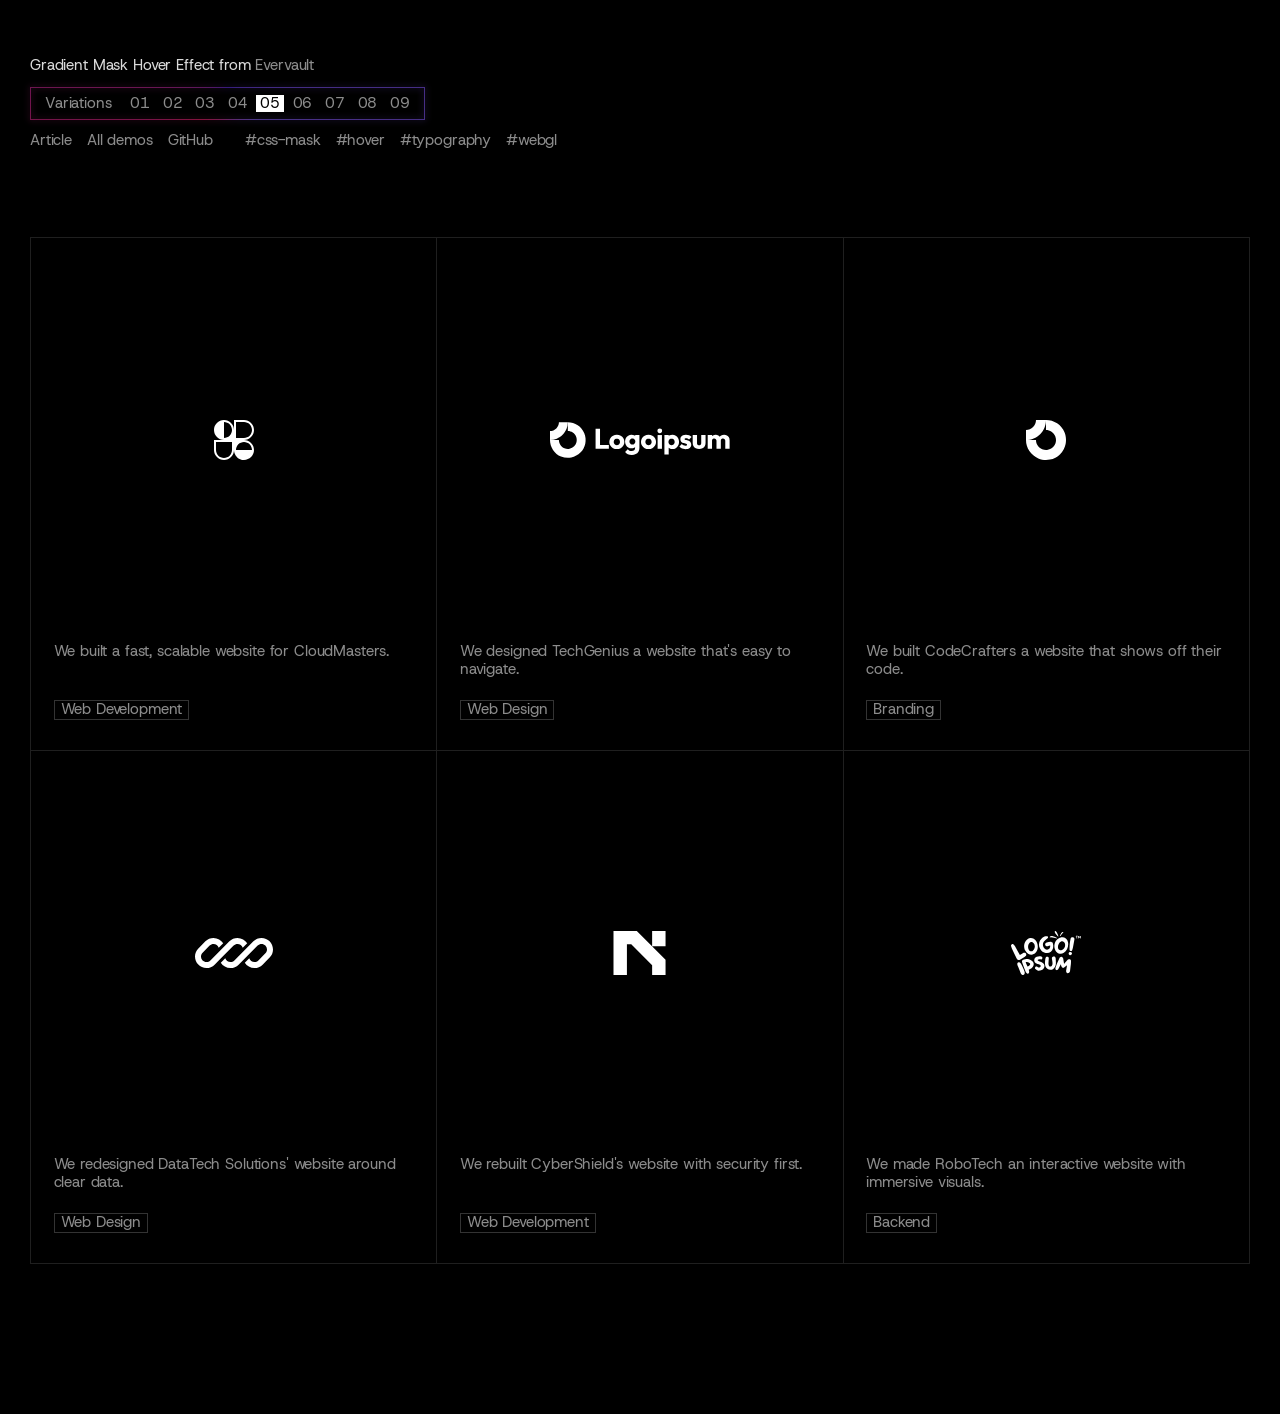
<file: index5.html>
<!DOCTYPE html>
<html lang="en">
	<head>
		<meta charset="UTF-8" />
		<meta name="viewport" content="width=device-width, initial-scale=1">
		<title>Data Stream Code Hover Effect | Codrops</title>
		<meta name="description" content="Rows of code stream sideways; near the pointer they brake to be read, and moving drags them along. Made with WebGL. Part of Codrops' Gradient Mask Hover Effect." />
		<meta name="keywords" content="hover effect, gradient mask, grid, evervault, css, javascript, gsap, webgl" />
		<meta name="author" content="Codrops" />
		<link rel="canonical" href="https://tympanus.net/Tutorials/AnimatedCodeBackground/index5.html" />
		<meta property="og:type" content="website" />
		<meta property="og:site_name" content="Codrops" />
		<meta property="og:title" content="Data Stream Code Hover Effect | Codrops" />
		<meta property="og:description" content="Rows of code stream sideways; near the pointer they brake to be read, and moving drags them along. Made with WebGL. Part of Codrops' Gradient Mask Hover Effect." />
		<meta property="og:url" content="https://tympanus.net/Tutorials/AnimatedCodeBackground/index5.html" />
		<meta name="twitter:card" content="summary_large_image" />
		<meta name="twitter:site" content="@codrops" />
		<meta name="twitter:title" content="Data Stream Code Hover Effect | Codrops" />
		<meta name="twitter:description" content="Rows of code stream sideways; near the pointer they brake to be read, and moving drags them along. Made with WebGL. Part of Codrops' Gradient Mask Hover Effect." />
		<script type="application/ld+json">
		{
			"@context": "https://schema.org",
			"@type": "WebPage",
			"name": "Data Stream Code Hover Effect",
			"description": "Rows of code stream sideways; near the pointer they brake to be read, and moving drags them along. Made with WebGL. Part of Codrops' Gradient Mask Hover Effect.",
			"url": "https://tympanus.net/Tutorials/AnimatedCodeBackground/index5.html",
			"author": { "@type": "Organization", "name": "Codrops", "url": "https://tympanus.net/codrops/" },
			"relatedLink": [
				"https://tympanus.net/codrops/2023/05/17/recreating-the-gradient-mask-hover-effect-from-evervault/",
				"https://github.com/codrops/AnimatedCodeBackground"
			]
		}
		</script>
		<link rel="icon" type="image/svg+xml" href="https://tympanus.net/favicon/favicon.svg" />
		<link rel="shortcut icon" href="https://tympanus.net/favicon/favicon.ico" />
		<link rel="preload" href="fonts/HostGrotesk-Regular.woff2" as="font" type="font/woff2" crossorigin />
		<link rel="stylesheet" type="text/css" href="css/base.css" />
		<!-- Added on the live server only, leave commented out in the repo -->
		<!--script src="//tympanus.net/codrops/adpacks/analytics.js"></script-->
	</head>
	<body class="demo-5">
		<main>
			<header class="frame">
				<h1 class="frame__title">Gradient Mask Hover Effect from <a href="https://evervault.com/customers">Evervault</a></h1>
				<nav class="frame__links" aria-label="Demo links">
					<a href="https://tympanus.net/codrops/?p=72017">Article</a>
					<a href="https://tympanus.net/codrops/hub/">All demos</a>
					<a href="https://github.com/codrops/AnimatedCodeBackground">GitHub</a>
				</nav>
				<nav class="frame__tags" aria-label="Tags">
					<a href="https://tympanus.net/codrops/hub/tag/css-mask/">#css-mask</a>
					<a href="https://tympanus.net/codrops/hub/tag/hover/">#hover</a>
					<a href="https://tympanus.net/codrops/hub/tag/typography/">#typography</a>
					<a href="https://tympanus.net/codrops/hub/tag/webgl/">#webgl</a>
				</nav>
				<nav class="frame__demos" aria-label="Variations">
					<span class="frame__demos-label">Variations</span>
					<a class="frame__demo" href="index.html">01</a>
					<a class="frame__demo" href="index2.html">02</a>
					<a class="frame__demo" href="index3.html">03</a>
					<a class="frame__demo" href="index4.html">04</a>
					<span class="frame__demo frame__demo--current" aria-current="page">05</span>
					<a class="frame__demo" href="index6.html">06</a>
					<a class="frame__demo" href="index7.html">07</a>
					<a class="frame__demo" href="index8.html">08</a>
					<a class="frame__demo" href="index9.html">09</a>
				</nav>
			</header>
			<div class="grid">
				<div class="grid__item">
					<div class="grid__item-img">
						<div class="grid__item-img-deco" aria-hidden="true"></div>
						<svg id="logo-85" aria-hidden="true" width="40" height="40" viewBox="0 0 40 40" fill="none" xmlns="http://www.w3.org/2000/svg"><path fill-rule="evenodd" clip-rule="evenodd" d="M10 0C15.5228 0 20 4.47715 20 10V0H30C35.5228 0 40 4.47715 40 10C40 15.5228 35.5228 20 30 20C35.5228 20 40 24.4772 40 30C40 32.7423 38.8961 35.2268 37.1085 37.0334L37.0711 37.0711L37.0379 37.1041C35.2309 38.8943 32.7446 40 30 40C27.2741 40 24.8029 38.9093 22.999 37.1405C22.9756 37.1175 22.9522 37.0943 22.9289 37.0711C22.907 37.0492 22.8852 37.0272 22.8635 37.0051C21.0924 35.2009 20 32.728 20 30C20 35.5228 15.5228 40 10 40C4.47715 40 0 35.5228 0 30V20H10C4.47715 20 0 15.5228 0 10C0 4.47715 4.47715 0 10 0ZM18 10C18 14.4183 14.4183 18 10 18V2C14.4183 2 18 5.58172 18 10ZM38 30C38 25.5817 34.4183 22 30 22C25.5817 22 22 25.5817 22 30H38ZM2 22V30C2 34.4183 5.58172 38 10 38C14.4183 38 18 34.4183 18 30V22H2ZM22 18V2L30 2C34.4183 2 38 5.58172 38 10C38 14.4183 34.4183 18 30 18H22Z" fill="#ffffff" stop-color="#ffffff"></path></svg>
					</div>
					<p class="grid__item-label">We built a fast, scalable website for CloudMasters.</p>
					<span class="grid__item-tag">Web Development</span>
				</div>
				<div class="grid__item">
					<div class="grid__item-img">
						<div class="grid__item-img-deco" aria-hidden="true"></div>
						<svg id="logo-87" aria-hidden="true" width="202" height="40" viewBox="0 0 202 40" fill="none" xmlns="http://www.w3.org/2000/svg"><path fill-rule="evenodd" clip-rule="evenodd" d="M25.5557 11.6853C23.9112 10.5865 21.9778 10 20 10V0C23.9556 0 27.8224 1.17298 31.1114 3.37061C34.4004 5.56823 36.9638 8.69181 38.4776 12.3463C39.9913 16.0008 40.3874 20.0222 39.6157 23.9018C38.844 27.7814 36.9392 31.3451 34.1421 34.1421C31.3451 36.9392 27.7814 38.844 23.9018 39.6157C20.0222 40.3874 16.0008 39.9913 12.3463 38.4776C8.6918 36.9638 5.56823 34.4004 3.37061 31.1114C1.17298 27.8224 0 23.9556 0 20H10C10 21.9778 10.5865 23.9112 11.6853 25.5557C12.7841 27.2002 14.3459 28.4819 16.1732 29.2388C18.0004 29.9957 20.0111 30.1937 21.9509 29.8078C23.8907 29.422 25.6725 28.4696 27.0711 27.0711C28.4696 25.6725 29.422 23.8907 29.8078 21.9509C30.1937 20.0111 29.9957 18.0004 29.2388 16.1732C28.4819 14.3459 27.2002 12.7841 25.5557 11.6853Z" fill="#ffffff" stop-color="#ffffff"></path><path fill-rule="evenodd" clip-rule="evenodd" d="M10 1.47023e-06C10 1.31322 9.74135 2.61358 9.2388 3.82684C8.73625 5.04009 7.99966 6.14248 7.07107 7.07107C6.14249 7.99966 5.0401 8.73625 3.82684 9.2388C2.61358 9.74134 1.31322 10 6.15916e-06 10L5.72205e-06 20C2.62644 20 5.22716 19.4827 7.65368 18.4776C10.0802 17.4725 12.285 15.9993 14.1421 14.1421C15.9993 12.285 17.4725 10.0802 18.4776 7.65367C19.4827 5.22715 20 2.62643 20 -3.8147e-06L10 1.47023e-06Z" fill="#ffffff" stop-color="#ffffff"></path><path d="M125.619 14.4525H120.767V29.8648H125.619V14.4525Z" fill="#ffffff" stop-color="#ffffff"></path><path d="M121.307 11.5666C121.814 12.074 122.448 12.3277 123.209 12.3277C123.97 12.3277 124.594 12.074 125.08 11.5666C125.567 11.0381 125.81 10.4038 125.81 9.66385C125.81 8.90277 125.567 8.26849 125.08 7.76111C124.594 7.25369 123.97 7 123.209 7C122.448 7 121.814 7.25369 121.307 7.76111C120.82 8.26849 120.577 8.90277 120.577 9.66385C120.577 10.4038 120.82 11.0381 121.307 11.5666Z" fill="#ffffff" stop-color="#ffffff"></path><path d="M51.1562 29.8648V7.47568H56.1351V25.4885H66.0612V29.8648H51.1562Z" fill="#ffffff" stop-color="#ffffff"></path><path fill-rule="evenodd" clip-rule="evenodd" d="M75.0274 30.2136C73.4418 30.2136 72.0042 29.8648 70.7145 29.1671C69.446 28.4483 68.4418 27.4758 67.7018 26.2495C66.9619 25.0233 66.5919 23.6491 66.5919 22.1269C66.5919 20.6047 66.9619 19.2411 67.7018 18.036C68.4418 16.8309 69.446 15.8795 70.7145 15.1819C71.983 14.463 73.4207 14.1036 75.0274 14.1036C76.6342 14.1036 78.0718 14.4525 79.3403 15.1501C80.6088 15.8478 81.6131 16.8098 82.353 18.036C83.093 19.2411 83.463 20.6047 83.463 22.1269C83.463 23.6491 83.093 25.0233 82.353 26.2495C81.6131 27.4758 80.6088 28.4483 79.3403 29.1671C78.0718 29.8648 76.6342 30.2136 75.0274 30.2136ZM75.0274 25.8056C75.7251 25.8056 76.3382 25.6576 76.8668 25.3616C77.3953 25.0445 77.797 24.6111 78.0718 24.0614C78.3678 23.4906 78.5158 22.8457 78.5158 22.1269C78.5158 21.4081 78.3678 20.7844 78.0718 20.2559C77.7758 19.7062 77.3636 19.2834 76.835 18.9874C76.3276 18.6702 75.7251 18.5117 75.0274 18.5117C74.3509 18.5117 73.7484 18.6702 73.2198 18.9874C72.6913 19.2834 72.279 19.7062 71.983 20.2559C71.687 20.8056 71.5391 21.4398 71.5391 22.1586C71.5391 22.8563 71.687 23.4906 71.983 24.0614C72.279 24.6111 72.6913 25.0445 73.2198 25.3616C73.7484 25.6576 74.3509 25.8056 75.0274 25.8056Z" fill="#ffffff" stop-color="#ffffff"></path><path fill-rule="evenodd" clip-rule="evenodd" d="M87.3057 35.8902C88.5953 36.4821 90.0858 36.7781 91.7772 36.7781C93.4262 36.7781 94.8956 36.4504 96.1852 35.795C97.4749 35.1396 98.4896 34.2306 99.2296 33.0678C99.9695 31.905 100.34 30.5308 100.34 28.9451V14.4525H95.5826V15.488C95.2288 15.1902 94.827 14.9402 94.3776 14.7379C93.553 14.3362 92.6122 14.1353 91.5552 14.1353C90.1387 14.1353 88.8807 14.4736 87.7814 15.1501C86.6819 15.8055 85.8152 16.7146 85.1809 17.8774C84.5466 19.0191 84.2296 20.3087 84.2296 21.7464C84.2296 23.1629 84.5466 24.4525 85.1809 25.6153C85.8152 26.7781 86.6819 27.6978 87.7814 28.3743C88.8807 29.0508 90.1387 29.3891 91.5552 29.3891C92.5911 29.3891 93.5319 29.1883 94.3776 28.7866C94.7872 28.592 95.1572 28.3627 95.4875 28.0986V29.072C95.4875 30.1502 95.1387 30.9853 94.441 31.5773C93.7645 32.1693 92.8237 32.4652 91.6186 32.4652C90.6461 32.4652 89.811 32.2961 89.1133 31.9578C88.4368 31.6196 87.8236 31.1227 87.2739 30.4673L84.293 33.4483C85.0329 34.5054 86.0372 35.3194 87.3057 35.8902ZM94.219 24.6322C93.7327 24.9282 93.1514 25.0762 92.4748 25.0762C91.7983 25.0762 91.2063 24.9282 90.6989 24.6322C90.2126 24.3362 89.8321 23.9345 89.5573 23.4271C89.2824 22.8986 89.145 22.3383 89.145 21.7464C89.145 21.1121 89.2824 20.5413 89.5573 20.0339C89.8321 19.5265 90.2232 19.1248 90.7306 18.8288C91.238 18.5328 91.8194 18.3848 92.4748 18.3848C93.1514 18.3848 93.7327 18.5328 94.219 18.8288C94.7264 19.1248 95.1069 19.5265 95.3607 20.0339C95.6355 20.5413 95.7729 21.1121 95.7729 21.7464C95.7729 22.3806 95.6355 22.9514 95.3607 23.4588C95.1069 23.9451 94.7264 24.3362 94.219 24.6322Z" fill="#ffffff" stop-color="#ffffff"></path><path fill-rule="evenodd" clip-rule="evenodd" d="M110.551 30.2136C108.965 30.2136 107.527 29.8648 106.238 29.1671C104.969 28.4483 103.965 27.4758 103.225 26.2495C102.485 25.0233 102.115 23.6491 102.115 22.1269C102.115 20.6047 102.485 19.2411 103.225 18.036C103.965 16.8309 104.969 15.8795 106.238 15.1819C107.506 14.463 108.944 14.1036 110.551 14.1036C112.157 14.1036 113.595 14.4525 114.863 15.1501C116.132 15.8478 117.136 16.8098 117.876 18.036C118.616 19.2411 118.986 20.6047 118.986 22.1269C118.986 23.6491 118.616 25.0233 117.876 26.2495C117.136 27.4758 116.132 28.4483 114.863 29.1671C113.595 29.8648 112.157 30.2136 110.551 30.2136ZM110.551 25.8056C111.248 25.8056 111.861 25.6576 112.39 25.3616C112.918 25.0445 113.32 24.6111 113.595 24.0614C113.891 23.4906 114.039 22.8457 114.039 22.1269C114.039 21.4081 113.891 20.7844 113.595 20.2559C113.299 19.7062 112.887 19.2834 112.358 18.9874C111.851 18.6702 111.248 18.5117 110.551 18.5117C109.874 18.5117 109.271 18.6702 108.743 18.9874C108.214 19.2834 107.802 19.7062 107.506 20.2559C107.21 20.8056 107.062 21.4398 107.062 22.1586C107.062 22.8563 107.21 23.4906 107.506 24.0614C107.802 24.6111 108.214 25.0445 108.743 25.3616C109.271 25.6576 109.874 25.8056 110.551 25.8056Z" fill="#ffffff" stop-color="#ffffff"></path><path fill-rule="evenodd" clip-rule="evenodd" d="M137.281 30.1819C136.246 30.1819 135.294 29.9811 134.427 29.5794C133.971 29.368 133.559 29.1156 133.191 28.8222V36.3659H128.402V14.4525H133.254V15.5162C133.606 15.2283 133.997 14.9794 134.427 14.7696C135.294 14.3467 136.246 14.1353 137.281 14.1353C138.74 14.1353 140.03 14.4842 141.15 15.1819C142.292 15.8795 143.18 16.8309 143.814 18.036C144.47 19.2411 144.797 20.6153 144.797 22.1586C144.797 23.702 144.47 25.0762 143.814 26.2813C143.18 27.4864 142.292 28.4377 141.15 29.1354C140.03 29.8331 138.74 30.1819 137.281 30.1819ZM136.394 25.8056C137.091 25.8056 137.694 25.647 138.201 25.3299C138.73 25.0128 139.142 24.5793 139.438 24.0297C139.734 23.48 139.882 22.8563 139.882 22.1586C139.882 21.4398 139.734 20.8056 139.438 20.2559C139.142 19.7062 138.73 19.2834 138.201 18.9874C137.694 18.6702 137.102 18.5117 136.425 18.5117C135.749 18.5117 135.146 18.6702 134.618 18.9874C134.11 19.2834 133.709 19.7062 133.413 20.2559C133.117 20.8056 132.969 21.4398 132.969 22.1586C132.969 22.8563 133.106 23.48 133.381 24.0297C133.677 24.5793 134.089 25.0128 134.618 25.3299C135.146 25.647 135.738 25.8056 136.394 25.8056Z" fill="#ffffff" stop-color="#ffffff"></path><path d="M149.546 29.8965C150.434 30.1291 151.332 30.2453 152.241 30.2453C154.165 30.2453 155.687 29.8014 156.808 28.9134C157.949 28.0255 158.52 26.831 158.52 25.3299C158.52 24.3574 158.341 23.5751 157.981 22.9832C157.622 22.3701 157.157 21.8838 156.586 21.5244C156.015 21.165 155.412 20.8795 154.778 20.6681C154.144 20.4567 153.541 20.277 152.971 20.129C152.4 19.981 151.935 19.8119 151.575 19.6216C151.216 19.4313 151.036 19.1776 151.036 18.8605C151.036 18.5645 151.174 18.3425 151.448 18.1945C151.723 18.0254 152.135 17.9409 152.685 17.9409C153.256 17.9409 153.837 18.0571 154.429 18.2897C155.042 18.5222 155.592 18.924 156.078 19.4948L158.837 16.7041C158.14 15.8161 157.231 15.1501 156.11 14.7062C155.011 14.2411 153.806 14.0085 152.495 14.0085C151.248 14.0085 150.159 14.2199 149.229 14.6427C148.298 15.0656 147.579 15.647 147.072 16.3869C146.565 17.1057 146.311 17.962 146.311 18.9557C146.311 19.8859 146.491 20.6576 146.85 21.2707C147.209 21.8626 147.675 22.3278 148.245 22.666C148.816 23.0043 149.419 23.2686 150.053 23.4588C150.687 23.6491 151.29 23.8288 151.861 23.998C152.431 24.146 152.897 24.3257 153.256 24.5371C153.637 24.7274 153.827 25.0128 153.827 25.3933C153.827 25.6893 153.668 25.9218 153.351 26.091C153.055 26.2601 152.622 26.3447 152.051 26.3447C151.226 26.3447 150.465 26.1967 149.768 25.9007C149.07 25.5836 148.467 25.1502 147.96 24.6005L145.201 27.3912C145.73 27.962 146.364 28.4695 147.104 28.9134C147.865 29.3362 148.679 29.6639 149.546 29.8965Z" fill="#ffffff" stop-color="#ffffff"></path><path d="M167.368 30.2136C165.952 30.2136 164.694 29.9282 163.595 29.3574C162.516 28.7654 161.671 27.962 161.058 26.9472C160.444 25.9113 160.138 24.7274 160.138 23.3954V14.4525H164.99V23.332C164.99 23.8605 165.074 24.3151 165.244 24.6956C165.434 25.0762 165.709 25.3722 166.068 25.5836C166.428 25.795 166.861 25.9007 167.368 25.9007C168.087 25.9007 168.658 25.6787 169.081 25.2347C169.504 24.7696 169.715 24.1354 169.715 23.332V14.4525H174.567V23.3637C174.567 24.7168 174.261 25.9113 173.647 26.9472C173.034 27.962 172.189 28.7654 171.11 29.3574C170.032 29.9282 168.785 30.2136 167.368 30.2136Z" fill="#ffffff" stop-color="#ffffff"></path><path d="M181.831 14.4525H176.979V29.8648H181.831V20.8584C181.831 20.3299 181.937 19.8859 182.148 19.5265C182.381 19.1671 182.688 18.8922 183.068 18.702C183.449 18.4905 183.882 18.3848 184.368 18.3848C185.066 18.3848 185.647 18.6068 186.112 19.0508C186.599 19.4736 186.842 20.0762 186.842 20.8584V29.8648H191.694V20.8584C191.694 20.3299 191.8 19.8859 192.011 19.5265C192.244 19.1671 192.55 18.8922 192.931 18.702C193.311 18.4905 193.745 18.3848 194.231 18.3848C194.929 18.3848 195.51 18.6068 195.975 19.0508C196.461 19.4736 196.704 20.0762 196.704 20.8584V29.8648H201.557V20.3193C201.557 19.0297 201.282 17.9303 200.732 17.0212C200.203 16.0909 199.474 15.3827 198.544 14.8965C197.635 14.389 196.588 14.1353 195.404 14.1353C194.199 14.1353 193.11 14.3996 192.138 14.9282C191.506 15.2649 190.954 15.6995 190.481 16.2319C190.04 15.675 189.504 15.2193 188.871 14.8647C188.026 14.3785 187.064 14.1353 185.986 14.1353C184.844 14.1353 183.819 14.3785 182.91 14.8647C182.514 15.067 182.155 15.3093 181.831 15.5916V14.4525Z" fill="#ffffff" stop-color="#ffffff"></path></svg>
					</div>
					<p class="grid__item-label">We designed TechGenius a website that's easy to navigate.</p>
					<span class="grid__item-tag">Web Design</span>
				</div>
				<div class="grid__item">
					<div class="grid__item-img">
						<div class="grid__item-img-deco" aria-hidden="true"></div>
						<svg id="logo-86" aria-hidden="true" width="40" height="40" viewBox="0 0 40 40" fill="none" xmlns="http://www.w3.org/2000/svg"><path fill-rule="evenodd" clip-rule="evenodd" d="M25.5557 11.6853C23.9112 10.5865 21.9778 10 20 10V0C23.9556 0 27.8224 1.17298 31.1114 3.37061C34.4004 5.56823 36.9638 8.69181 38.4776 12.3463C39.9913 16.0008 40.3874 20.0222 39.6157 23.9018C38.844 27.7814 36.9392 31.3451 34.1421 34.1421C31.3451 36.9392 27.7814 38.844 23.9018 39.6157C20.0222 40.3874 16.0008 39.9913 12.3463 38.4776C8.69181 36.9638 5.56823 34.4004 3.37061 31.1114C1.17298 27.8224 0 23.9556 0 20H10C10 21.9778 10.5865 23.9112 11.6853 25.5557C12.7841 27.2002 14.3459 28.4819 16.1732 29.2388C18.0004 29.9957 20.0111 30.1937 21.9509 29.8078C23.8907 29.422 25.6725 28.4696 27.0711 27.0711C28.4696 25.6725 29.422 23.8907 29.8078 21.9509C30.1937 20.0111 29.9957 18.0004 29.2388 16.1732C28.4819 14.3459 27.2002 12.7841 25.5557 11.6853Z" fill="#ffffff" stop-color="#ffffff"></path><path fill-rule="evenodd" clip-rule="evenodd" d="M10 5.16562e-07C10 1.31322 9.74135 2.61358 9.2388 3.82683C8.73625 5.04009 7.99966 6.14248 7.07107 7.07107C6.14249 7.99966 5.0401 8.73625 3.82684 9.2388C2.61358 9.74134 1.31322 10 5.4439e-06 10L5.00679e-06 20C2.62644 20 5.22716 19.4827 7.65368 18.4776C10.0802 17.4725 12.285 15.9993 14.1421 14.1421C15.9993 12.285 17.4725 10.0802 18.4776 7.65367C19.4827 5.22715 20 2.62643 20 -3.81469e-06L10 5.16562e-07Z" fill="#ffffff" stop-color="#ffffff"></path></svg>
					</div>
					<p class="grid__item-label">We built CodeCrafters a website that shows off their code.</p>
					<span class="grid__item-tag">Branding</span>
				</div>
				<div class="grid__item">
					<div class="grid__item-img">
						<div class="grid__item-img-deco" aria-hidden="true"></div>
						<svg id="logo-70" aria-hidden="true" width="78" height="30" viewBox="0 0 78 30" fill="none" xmlns="http://www.w3.org/2000/svg"> <path d="M18.5147 0C15.4686 0 12.5473 1.21005 10.3934 3.36396L3.36396 10.3934C1.21005 12.5473 0 15.4686 0 18.5147C0 24.8579 5.14214 30 11.4853 30C14.5314 30 17.4527 28.7899 19.6066 26.636L24.4689 21.7737C24.469 21.7738 24.4689 21.7736 24.4689 21.7737L38.636 7.6066C39.6647 6.57791 41.0599 6 42.5147 6C44.9503 6 47.0152 7.58741 47.7311 9.78407L52.2022 5.31296C50.1625 2.11834 46.586 0 42.5147 0C39.4686 0 36.5473 1.21005 34.3934 3.36396L15.364 22.3934C14.3353 23.4221 12.9401 24 11.4853 24C8.45584 24 6 21.5442 6 18.5147C6 17.0599 6.57791 15.6647 7.6066 14.636L14.636 7.6066C15.6647 6.57791 17.0599 6 18.5147 6C20.9504 6 23.0152 7.58748 23.7311 9.78421L28.2023 5.31307C26.1626 2.1184 22.5861 0 18.5147 0Z" fill="#ffffff" stop-color="#ffffff"></path> <path d="M39.364 22.3934C38.3353 23.4221 36.9401 24 35.4853 24C33.05 24 30.9853 22.413 30.2692 20.2167L25.7982 24.6877C27.838 27.8819 31.4143 30 35.4853 30C38.5314 30 41.4527 28.7899 43.6066 26.636L62.636 7.6066C63.6647 6.57791 65.0599 6 66.5147 6C69.5442 6 72 8.45584 72 11.4853C72 12.9401 71.4221 14.3353 70.3934 15.364L63.364 22.3934C62.3353 23.4221 60.9401 24 59.4853 24C57.0498 24 54.985 22.4127 54.269 20.2162L49.798 24.6873C51.8377 27.8818 55.4141 30 59.4853 30C62.5314 30 65.4527 28.7899 67.6066 26.636L74.636 19.6066C76.7899 17.4527 78 14.5314 78 11.4853C78 5.14214 72.8579 0 66.5147 0C63.4686 0 60.5473 1.21005 58.3934 3.36396L39.364 22.3934Z" fill="#ffffff" stop-color="#ffffff"></path> </svg>
					</div>
					<p class="grid__item-label">We redesigned DataTech Solutions' website around clear data.</p>
					<span class="grid__item-tag">Web Design</span>
				</div>
				<div class="grid__item">
					<div class="grid__item-img">
						<div class="grid__item-img-deco" aria-hidden="true"></div>
						<svg id="logo-72" aria-hidden="true" width="52" height="44" viewBox="0 0 53 44" fill="none" xmlns="http://www.w3.org/2000/svg"> <path d="M23.2997 0L52.0461 28.6301V44H38.6311V34.1553L17.7522 13.3607L13.415 13.3607L13.415 44H0L0 0L23.2997 0ZM38.6311 15.2694V0L52.0461 0V15.2694L38.6311 15.2694Z" fill="#fff"></path> </svg>
					</div>
					<p class="grid__item-label">We rebuilt CyberShield's website with security first.</p>
					<span class="grid__item-tag">Web Development</span>
				</div>
				<div class="grid__item">
					<div class="grid__item-img">
						<div class="grid__item-img-deco" aria-hidden="true"></div>
						<svg id="logo-74" aria-hidden="true" width="70" height="44" viewBox="0 0 70 44" fill="none" xmlns="http://www.w3.org/2000/svg">
							<path d="M65.5268 5.40852C65.5268 5.45982 65.5268 5.52395 65.5137 5.56243C65.4481 6.06264 65.4481 6.56285 65.4874 7.07589C65.5137 7.20415 65.5399 7.33241 65.6449 7.43502C65.8154 7.6274 66.0777 7.58893 66.1827 7.35806C66.2352 7.24263 66.2352 7.12719 66.2089 7.01176C66.0777 6.52437 66.0515 6.01134 66.0384 5.51112C66.0384 5.48547 66.0384 5.44699 66.0384 5.40852C66.1827 5.39569 66.3139 5.38286 66.4319 5.38286C66.5238 5.37004 66.6025 5.35721 66.6681 5.31873C66.8648 5.21613 66.8648 4.99809 66.6549 4.89548C66.5762 4.857 66.4713 4.84417 66.3795 4.84417C66.0515 4.857 65.7236 4.857 65.3956 4.857C65.2776 4.857 65.1595 4.86983 65.0414 4.88265C64.9758 4.89548 64.8971 4.89548 64.8447 4.93396C64.7528 4.97243 64.7004 5.03656 64.7004 5.12634C64.7135 5.21613 64.7528 5.26743 64.8447 5.30591C64.8971 5.34439 64.9627 5.35721 65.0283 5.35721C65.1857 5.37004 65.3563 5.39569 65.5268 5.40852ZM69.1342 5.99851C69.1342 6.01134 69.1473 6.02416 69.1473 6.02416C69.1998 6.37046 69.2523 6.70394 69.2916 7.03741C69.3048 7.15284 69.3179 7.25545 69.3966 7.34523C69.5671 7.56327 69.8295 7.53762 69.9475 7.30676C70 7.19132 70.0131 7.07589 69.9869 6.94763C69.9082 6.56285 69.8688 6.17807 69.7901 5.80612C69.7376 5.57525 69.6721 5.35721 69.6065 5.152C69.5671 5.02374 69.4753 4.93395 69.3179 4.92113C69.1605 4.89548 69.0424 4.97243 68.9768 5.08787C68.8981 5.19047 68.8325 5.29308 68.78 5.40852C68.6882 5.61373 68.6095 5.81895 68.5046 6.01134C68.4914 6.06264 68.4783 6.10112 68.4521 6.13959C68.439 6.11394 68.4259 6.10112 68.4259 6.10112C68.2553 5.78047 68.0979 5.45982 67.9274 5.152C67.9011 5.12634 67.888 5.10069 67.8749 5.07504C67.7962 4.95961 67.7044 4.89548 67.5601 4.89548C67.4289 4.9083 67.3239 4.98526 67.2584 5.10069C67.2321 5.152 67.2321 5.19047 67.219 5.24178C67.1665 5.65221 67.1009 6.06264 67.0485 6.47307C67.0222 6.70394 67.0091 6.9348 67.0091 7.16567C66.996 7.21697 67.0091 7.2811 67.0353 7.33241C67.0616 7.43501 67.1403 7.49915 67.2452 7.51197C67.3764 7.5248 67.4682 7.48632 67.5076 7.38371C67.5469 7.30676 67.5601 7.24263 67.5732 7.1785C67.6257 6.94763 67.665 6.72959 67.7044 6.51155C67.7306 6.38329 67.7437 6.28068 67.7831 6.13959C67.8093 6.1909 67.8355 6.22938 67.8618 6.26785C67.9798 6.42177 68.0979 6.57568 68.2422 6.70394C68.3865 6.80654 68.5046 6.79372 68.6226 6.67828C68.6489 6.65263 68.662 6.63981 68.6882 6.61415C68.8063 6.43459 68.9506 6.25503 69.0686 6.07546C69.0949 6.04981 69.108 6.02416 69.1342 5.99851Z" fill="#ffffff" stop-color="#ffffff"></path>
							<path d="M38.9087 5.6605C38.8175 5.90425 38.8001 6.07986 38.8422 6.22582C38.8887 6.4243 39.0094 6.48928 39.1732 6.4388C40.714 6.06627 44.0927 7.12367 45.3436 7.41838C45.6386 7.48026 45.8786 7.10791 45.6773 6.77407C45.3835 6.45077 42.0063 5.0666 40.7177 4.99113C40.2126 4.96322 39.3096 4.83658 38.9087 5.6605Z" fill="#ffffff" stop-color="#ffffff"></path><path d="M52.1133 1.17982C52.2775 1.27249 52.3693 1.36089 52.4146 1.45966C52.4821 1.58922 52.4465 1.67886 52.3331 1.7246C51.3146 2.21062 49.9593 4.30303 49.4122 5.02468C49.2796 5.19069 48.9737 5.09422 48.9275 4.82122C48.937 4.51254 50.1384 2.24181 50.8089 1.62334C51.0724 1.38187 51.5077 0.908078 52.1133 1.17982Z" fill="#ffffff" stop-color="#ffffff"></path><path d="M44.0023 0.149796C44.1996 0.00441887 44.4046 -0.0465256 44.5093 0.0479512C46.046 1.3329 46.8609 3.36773 47.3655 5.23057C47.3845 5.27397 47.3857 5.33625 47.3705 5.40122C47.3642 5.45675 47.3227 5.51541 47.2568 5.5608C47.1864 5.61091 47.1258 5.62617 47.0973 5.58299C46.4238 4.68732 42.5771 1.20242 44.0023 0.149796Z" fill="#ffffff" stop-color="#ffffff"></path><path d="M11.461 22.4276C11.8293 22.1595 12.2297 21.9363 12.6534 21.7631C13.0967 21.6392 13.5692 21.6597 13.9995 21.8217C14.4297 21.9837 14.7944 22.2782 15.0382 22.6608C15.2563 23.0424 15.3416 23.483 15.2814 23.9162C15.2212 24.3493 15.0187 24.7516 14.7043 25.0625C14.4606 25.3145 14.1839 25.534 13.8816 25.7154C12.5342 26.5665 11.1748 27.3709 9.81547 28.222C9.53732 28.435 9.24225 28.6261 8.93308 28.7933C8.46281 29.0226 7.92537 29.084 7.41368 28.9669C6.902 28.8499 6.44826 28.5616 6.13092 28.1521C5.89369 27.8621 5.69348 27.545 5.53471 27.2077C4.24691 24.5612 2.91142 21.9263 1.67131 19.2331C1.09895 18.0673 0.633913 16.7265 0.180798 15.4324C-0.0152406 15.0564 -0.0535225 14.6205 0.0741037 14.2173C0.20173 13.8141 0.485195 13.4755 0.864201 13.2735C1.24321 13.0715 1.68785 13.0221 2.10357 13.1357C2.51929 13.2493 2.87329 13.517 3.09027 13.8818C3.75722 14.7484 4.34761 15.6689 4.85504 16.6333C6.14284 18.965 7.37103 21.2967 8.61113 23.5585C8.68334 23.6835 8.76296 23.8041 8.84961 23.9199C9.783 23.5362 10.6609 23.0345 11.461 22.4276Z" fill="#ffffff" stop-color="#ffffff"></path><path d="M24.7761 21.6142C21.8309 24.9835 16.8943 24.1324 14.4141 19.7954C12.6493 16.7175 12.3393 11.6343 16.1789 8.42817C16.9988 7.75694 17.9792 7.29969 19.0287 7.09907C20.3155 6.9187 21.6277 7.14066 22.7777 7.73324C23.9277 8.32582 24.8567 9.25867 25.432 10.3985C27.5306 14.1293 27.2325 18.886 24.7761 21.6142ZM23.5837 13.7562C23.2708 12.8394 22.6431 12.0567 21.807 11.541C21.3339 11.2113 20.759 11.051 20.1792 11.0871C19.5993 11.1232 19.0499 11.3535 18.6233 11.7392C16.9182 13.2199 16.5604 16.7292 17.8005 18.8161C17.9586 19.1564 18.1907 19.4588 18.4808 19.7022C18.7709 19.9456 19.1119 20.1241 19.4799 20.2251C19.8479 20.3262 20.234 20.3474 20.6113 20.2873C20.9886 20.2271 21.3478 20.0871 21.664 19.877C22.5883 19.1763 23.2664 18.2115 23.604 17.1167C23.9417 16.0218 23.9221 14.8513 23.548 13.7679L23.5837 13.7562Z" fill="#ffffff" stop-color="#ffffff"></path><path d="M36.7955 15.2252C36.494 15.2886 36.1825 15.2924 35.8794 15.2363C35.5764 15.1802 35.2878 15.0655 35.0308 14.8988C34.8059 14.773 34.6123 14.6001 34.4639 14.3924C34.3156 14.1847 34.2162 13.9475 34.1729 13.6977C34.1295 13.448 34.1434 13.192 34.2133 12.9481C34.2833 12.7042 34.4078 12.4785 34.5777 12.2872C34.8737 11.9028 35.2939 11.6276 35.7701 11.5061C37.0134 11.1533 38.2933 10.9382 39.5858 10.8649C39.8698 10.8326 40.1575 10.8561 40.432 10.934C40.7066 11.012 40.9624 11.1427 41.1846 11.3187C41.4067 11.4946 41.5907 11.7122 41.7257 11.9586C41.8606 12.205 41.9439 12.4753 41.9706 12.7536C42.3432 14.1206 42.384 15.5539 42.0898 16.9391C41.0167 21.416 37.3202 22.9549 33.1706 21.5209C32.0058 21.1375 30.9845 20.4231 30.2373 19.469C29.2407 18.32 28.5341 16.9583 28.1744 15.4934C27.883 14.1889 27.9149 12.8353 28.2676 11.5454C28.6202 10.2555 29.2833 9.06675 30.2015 8.07845C31.0729 7.00428 32.2039 6.15891 33.4926 5.61846C34.3069 5.17961 35.2598 5.05483 36.1636 5.2687C36.3686 5.32418 36.5547 5.43228 36.7026 5.58179C36.8505 5.73131 36.9548 5.91678 37.0047 6.11899C37.0546 6.32119 37.0482 6.53276 36.9863 6.73176C36.9243 6.93075 36.8091 7.10992 36.6525 7.25068C36.3547 7.51423 36.0312 7.74853 35.6866 7.9502C34.6265 8.61027 33.704 9.46082 32.9679 10.4568C32.4854 11.1013 32.1531 11.8414 31.9945 12.6249C31.8358 13.4084 31.8547 14.2164 32.0498 14.9921C32.3202 16.0497 32.9203 16.999 33.7668 17.7085C36.3901 20.0403 39.8004 17.7901 39.2042 14.6073C38.3338 14.8172 37.5706 15.0387 36.7955 15.2252Z" fill="#ffffff" stop-color="#ffffff"></path><path d="M52.8217 21.8007C48.9464 24.1325 44.5345 21.8007 43.5686 16.9041C42.8651 13.4065 44.2006 8.50982 48.8749 6.64443C49.8694 6.25608 50.9481 6.11973 52.0109 6.24803C53.2878 6.47658 54.4592 7.09121 55.3598 8.00528C56.2604 8.91934 56.845 10.0867 57.0309 11.3429C57.8179 15.505 56.0293 19.947 52.8217 21.8007ZM54.1692 13.9544C54.168 12.9859 53.8176 12.0487 53.1795 11.3079C52.8384 10.8497 52.3453 10.5214 51.7843 10.3789C51.2232 10.2365 50.6291 10.2887 50.103 10.5268C48.0044 11.4128 46.5258 14.6306 47.0624 16.9974C47.1034 17.3688 47.2268 17.727 47.4241 18.0469C47.6214 18.3668 47.8878 18.6407 48.2047 18.8495C48.5215 19.0582 48.8812 19.1968 49.2585 19.2555C49.6359 19.3141 50.0218 19.2915 50.3892 19.1892C51.4985 18.8103 52.459 18.1022 53.1366 17.1637C53.8143 16.2252 54.1753 15.1032 54.1692 13.9544Z" fill="#ffffff" stop-color="#ffffff"></path><path d="M60.9499 22.7801C60.8914 23.2068 60.662 23.5933 60.312 23.8546C59.962 24.1158 59.5202 24.2305 59.0838 24.1733C58.6474 24.1161 58.2521 23.8917 57.9849 23.5495C57.7176 23.2074 57.6004 22.7754 57.6589 22.3487C57.7174 21.922 57.9469 21.5355 58.2968 21.2742C58.6468 21.0129 59.0886 20.8983 59.525 20.9555C59.9614 21.0127 60.3567 21.237 60.624 21.5792C60.8912 21.9214 61.0085 22.3534 60.9499 22.7801ZM59.9125 7.05247C60.1393 6.71382 60.472 6.45593 60.861 6.31726C61.2499 6.17859 61.6743 6.16657 62.0708 6.283C62.4739 6.38161 62.83 6.61262 63.0797 6.93735C63.3293 7.26209 63.4572 7.66082 63.4421 8.06678C63.3895 8.71795 63.2899 9.36468 63.144 10.0021C62.7505 12.159 62.3689 14.3158 61.9516 16.4494C61.7608 17.3005 61.5104 18.1166 61.2361 18.9793C61.1407 19.249 60.9813 19.4927 60.7711 19.6905C60.6404 19.8393 60.4735 19.9534 60.2857 20.0223C60.0979 20.0913 59.8954 20.1128 59.6969 20.0849C59.4984 20.057 59.3102 19.9806 59.1499 19.8628C58.9896 19.7449 58.8623 19.5894 58.7798 19.4107C58.638 19.0901 58.561 18.7456 58.5532 18.3964C58.5532 16.9507 58.5532 15.4934 58.6486 14.036C58.8107 11.9562 59.1295 9.89088 59.6025 7.85692C59.6582 7.58442 59.7631 7.32383 59.9125 7.08745V7.05247Z" fill="#ffffff" stop-color="#ffffff"></path><path fill-rule="evenodd" clip-rule="evenodd" d="M6.42311 32.1488C6.28232 32.4561 6.24371 32.7987 6.31251 33.1284C6.35828 33.563 6.45881 33.9905 6.61181 34.4011C6.80283 34.9039 7.01658 35.4011 7.28014 36.0139C7.34075 36.1549 7.40409 36.3021 7.47037 36.457C7.82579 37.2872 8.27175 38.3482 8.8666 39.8837C9.03497 40.3199 9.18448 40.7597 9.33504 41.2025C9.39586 41.3814 9.4569 41.5609 9.51938 41.7408C9.74334 42.3804 10.1287 42.955 10.6395 43.4104C10.8564 43.6607 11.1441 43.8431 11.4667 43.9343C11.7956 44.0273 12.1454 44.0214 12.4708 43.9174C12.7962 43.8133 13.082 43.6159 13.2911 43.3508C13.4961 43.0909 13.618 42.7777 13.6417 42.4505C13.7747 41.8131 13.7293 41.1522 13.5101 40.5377C13.1622 39.5174 12.7659 38.4956 12.3089 37.4962L12.3068 37.4918C11.555 35.9282 10.7908 34.3754 9.99044 32.822L9.98445 32.8111C9.75015 32.4064 9.44566 32.0446 9.08466 31.742C8.8503 31.4719 8.52703 31.2897 8.17003 31.2269C7.80542 31.1628 7.42938 31.2274 7.10904 31.4093C6.806 31.5785 6.56578 31.8374 6.42311 32.1488Z" fill="#ffffff" stop-color="#ffffff"></path><path fill-rule="evenodd" clip-rule="evenodd" d="M17.9057 28.2986C16.7269 28.0001 15.4958 27.9566 14.2982 28.1712C13.3706 28.2605 12.4583 28.4697 11.8248 28.8841C11.5026 29.095 11.2421 29.3658 11.0972 29.71C10.9515 30.0561 10.9329 30.4519 11.0523 30.8929C11.2703 31.7007 11.5534 32.4861 11.8355 33.269L11.8812 33.3958L11.8823 33.3986C12.7317 35.673 13.5892 37.9397 14.4545 40.1986C14.5554 40.5546 14.6981 40.898 14.8797 41.2219L14.8831 41.2279C15.123 41.6303 15.4307 41.9902 15.7932 42.2925C15.9745 42.4587 16.1987 42.5737 16.4418 42.6251C16.6873 42.6769 16.9426 42.6619 17.1799 42.5815C17.4173 42.5012 17.6275 42.3587 17.7877 42.1695C17.9453 41.9834 18.0485 41.7592 18.0864 41.5206C18.2428 40.8724 18.1927 40.1929 17.9427 39.5733C17.8647 39.3648 17.8035 39.1517 17.739 38.9274C17.7175 38.8526 17.6957 38.7765 17.6727 38.699C19.6534 37.942 21.7609 36.9241 22.502 34.5561C22.7922 33.7378 22.8164 32.8517 22.5712 32.0193C22.3258 31.186 21.8223 30.4474 21.1301 29.9052C20.188 29.1462 19.0875 28.5978 17.9057 28.2986ZM14.6382 31.2031C14.6772 31.1921 14.7165 31.1819 14.7559 31.1724C16.0454 30.9742 17.3647 31.2383 18.4709 31.9159C18.9584 32.2474 19.1581 32.6157 19.1924 32.9701C19.2278 33.335 19.0921 33.7304 18.8195 34.1105C18.3044 34.8285 17.3644 35.4032 16.5153 35.5103C15.8963 34.1165 15.2677 32.6663 14.6382 31.2031Z" fill="#ffffff" stop-color="#ffffff"></path><path d="M25.7646 25.7473C27.1684 25.1134 28.9073 25.0039 30.268 25.4496C30.6107 25.5472 30.908 25.7583 31.1091 26.0468C31.3089 26.3335 31.4011 26.679 31.3703 27.0244C31.3683 27.2486 31.312 27.4692 31.2061 27.6682C31.0983 27.8708 30.9422 28.045 30.751 28.1762C30.5598 28.3073 30.3391 28.3916 30.1076 28.4217C29.876 28.4519 29.6405 28.4271 29.4208 28.3494L29.4041 28.3435L29.3884 28.3354C29.276 28.2779 29.1566 28.2346 29.0331 28.2064L29.0253 28.2047C28.0681 27.9561 27.1652 28.368 26.8354 28.8741C26.6781 29.1154 26.6586 29.359 26.7896 29.5806C26.9299 29.8179 27.274 30.0842 27.9703 30.274C28.1618 30.3254 28.3581 30.375 28.5572 30.4254C29.1078 30.5648 29.68 30.7096 30.2333 30.9103L30.2354 30.9111C32.788 31.8607 33.7385 33.8274 33.4131 35.6772C33.0912 37.5065 31.5287 39.1713 29.179 39.564C28.324 39.7493 27.4342 39.7132 26.5977 39.4593C25.7591 39.2046 25.0032 38.7399 24.4051 38.1111L24.3895 38.0947C24.2007 37.8578 24.0737 37.5795 24.0174 37.2842C23.9656 37.0177 23.9929 36.7423 24.0959 36.4904C24.1983 36.24 24.3715 36.0233 24.595 35.8654C24.8311 35.6864 25.1157 35.579 25.4136 35.5566C25.7105 35.5343 26.0076 35.5974 26.2683 35.738C26.5287 35.861 26.7709 36.0179 26.9883 36.2045L26.9924 36.2079C27.377 36.5518 27.8423 36.6414 28.2885 36.5584C28.7412 36.4742 29.1669 36.2123 29.4407 35.8648C29.7127 35.5195 29.8219 35.1093 29.6923 34.7111C29.5619 34.31 29.1698 33.8606 28.3083 33.4849C28.0831 33.3914 27.8496 33.316 27.6067 33.2426C27.5412 33.2228 27.4746 33.2031 27.4072 33.1831C27.2276 33.1298 27.0428 33.0749 26.8616 33.0144C26.7368 32.9728 26.613 32.9334 26.4904 32.8943C26.1553 32.7876 25.8286 32.6836 25.5142 32.5441C24.8299 32.3163 24.2387 31.8789 23.8286 31.2966C23.4168 30.712 23.2096 30.0129 23.2378 29.3037C23.24 27.5754 24.3533 26.3847 25.7646 25.7473Z" fill="#ffffff" stop-color="#ffffff"></path><path d="M43.5619 25.5632C43.2897 25.4332 42.9887 25.3715 42.6861 25.3836C42.3834 25.3958 42.0886 25.4814 41.8283 25.6329C41.5696 25.7833 41.353 25.9939 41.1978 26.246C41.0555 26.4583 40.957 26.6957 40.9079 26.945C40.8588 27.1941 40.86 27.4501 40.9113 27.6986C40.962 28.018 41.0182 28.3286 41.0737 28.6349C41.1656 29.1418 41.255 29.6373 41.314 30.1425L41.3162 30.1553C41.4505 30.9476 41.5208 31.7489 41.5271 32.5519L41.5277 32.5633C41.5736 33.4305 41.2714 34.2808 40.6859 34.9338L40.6766 34.9454C40.4861 35.1841 40.2314 35.3663 39.9409 35.4716C39.6505 35.5769 39.3359 35.6011 39.0322 35.5415C38.7285 35.4819 38.4478 35.3409 38.2214 35.1342C37.995 34.9275 37.8317 34.6625 37.7502 34.3704C37.5762 33.7547 37.4755 33.1214 37.4499 32.4832L37.7471 27.8569C37.7515 27.7965 37.7565 27.7345 37.7616 27.6719C37.7729 27.5314 37.7845 27.3883 37.7893 27.2548C37.7963 27.0584 37.7903 26.8564 37.7435 26.6652C37.6956 26.4698 37.6045 26.2839 37.4429 26.1256C37.2829 25.9689 37.0669 25.8533 36.7951 25.7746C36.3036 25.6355 35.888 25.6399 35.5417 25.7836C35.1952 25.9273 34.9578 26.1941 34.7898 26.5023C34.6231 26.8079 34.516 27.1697 34.435 27.5321C34.3749 27.801 34.3266 28.0833 34.2807 28.352C34.2648 28.4446 34.2493 28.5355 34.2336 28.6238L34.2332 28.6264C33.9876 30.1 33.9145 31.5962 34.0153 33.086C34.0341 33.8911 34.2058 34.6858 34.5218 35.4295C34.8783 36.3891 35.524 37.2205 36.3737 37.814C37.2252 38.4087 38.2413 38.7364 39.2875 38.7537C40.3337 38.771 41.3606 38.4771 42.2322 37.911C43.1024 37.3457 43.7768 36.5355 44.1662 35.5876C44.7109 34.3801 44.9667 33.0669 44.9139 31.7481C44.8819 30.7853 44.8283 29.8151 44.775 28.8498C44.7488 28.3763 44.7227 27.9038 44.6993 27.4342C44.6875 26.9633 44.5287 26.5072 44.2441 26.1271C44.068 25.8868 43.8336 25.693 43.5619 25.5632Z" fill="#ffffff" stop-color="#ffffff"></path><path d="M53.1961 32.8173C53.1685 32.8516 53.1394 32.8871 53.109 32.924C52.8876 31.6752 52.6824 30.4268 52.4769 29.1765C52.4032 28.7279 52.3291 28.2774 52.2546 27.8282L52.2462 27.7781L52.219 27.7348C52.1677 27.6533 52.1626 27.5734 52.1626 27.403V27.3833L52.1595 27.3638C52.1039 27.0119 51.9411 26.6844 51.6924 26.4242C51.4444 26.1647 51.1223 25.9841 50.768 25.9057C50.4143 25.8204 50.0426 25.8392 49.6997 25.9598C49.3577 26.0801 49.0596 26.2963 48.8426 26.5813C48.6622 26.8 48.5143 27.0426 48.4035 27.3018C48.152 27.8602 47.8983 28.42 47.6439 28.9813L47.6395 28.991C47.0044 30.3923 46.365 31.803 45.7442 33.2248L45.7423 33.2294C45.3612 34.1513 45.0466 35.1227 44.7331 36.0911C44.6705 36.2844 44.6079 36.4776 44.5448 36.6703C44.4316 36.9759 44.3821 37.3005 44.3991 37.625C44.3785 37.9155 44.4496 38.2053 44.603 38.4552C44.7594 38.7102 44.9937 38.9108 45.2728 39.0289C45.5686 39.1557 45.8993 39.1826 46.2126 39.1054C46.5252 39.0283 46.8028 38.8519 47.0017 38.6039C47.2557 38.2984 47.4742 37.9652 47.6524 37.6122C48.1783 36.5604 48.6809 35.4958 49.1812 34.4358C49.3748 34.0258 49.5629 33.6586 49.7769 33.2587C49.7916 33.308 49.8066 33.3561 49.8221 33.4043C50.0464 34.3698 50.425 35.2946 50.9439 36.1448C51.0421 36.3249 51.1789 36.4823 51.3449 36.6062C51.5129 36.7316 51.7068 36.8196 51.9131 36.8643C52.1194 36.909 52.3332 36.9092 52.5396 36.8649C52.7457 36.8207 52.9402 36.7326 53.1083 36.6078L53.441 36.3643L56.0233 34.2376L55.8706 35.1891C55.661 36.497 55.453 37.794 55.232 39.0913C55.0874 39.6663 55.0876 40.2669 55.2326 40.8417C55.2954 41.1652 55.4554 41.463 55.6922 41.6972C55.931 41.9333 56.2368 42.0937 56.57 42.1577C56.9032 42.2216 57.2484 42.1862 57.5607 42.0559C57.8685 41.9276 58.1303 41.713 58.3133 41.4395C58.7391 40.923 59.0041 40.2977 59.0769 39.638C59.1865 38.7064 59.3103 37.7621 59.4342 36.8181C59.5769 35.73 59.7196 34.6422 59.8401 33.5753L59.8405 33.572C59.9565 32.4041 60.0126 31.2314 60.0087 30.058C60.0341 29.6872 59.9397 29.3178 59.7385 29.0021C59.5366 28.6853 59.2376 28.439 58.8842 28.2981C58.5166 28.1347 58.1051 28.091 57.7102 28.1736C57.3179 28.2556 56.9628 28.4578 56.6964 28.7507C56.2201 29.1814 55.7733 29.6423 55.3588 30.1304L55.356 30.1337C54.9035 30.685 54.4541 31.2471 54.0076 31.8056C53.7361 32.1451 53.4654 32.4838 53.1961 32.8173Z" fill="#ffffff" stop-color="#ffffff"></path></svg>
					</div>
					<p class="grid__item-label">We made RoboTech an interactive website with immersive visuals.</p>
					<span class="grid__item-tag">Backend</span>
				</div>
			</div>
		</main>
		<script src="js/gsap.min.js"></script>
		<script type="module" src="js/index5.js"></script>
		<!-- Added on the live server only, leave commented out in the repo -->
		<!--script src="https://tympanus.net/codrops/adpacks/cda_sponsor.js"></script-->
	</body>
</html>
</file>
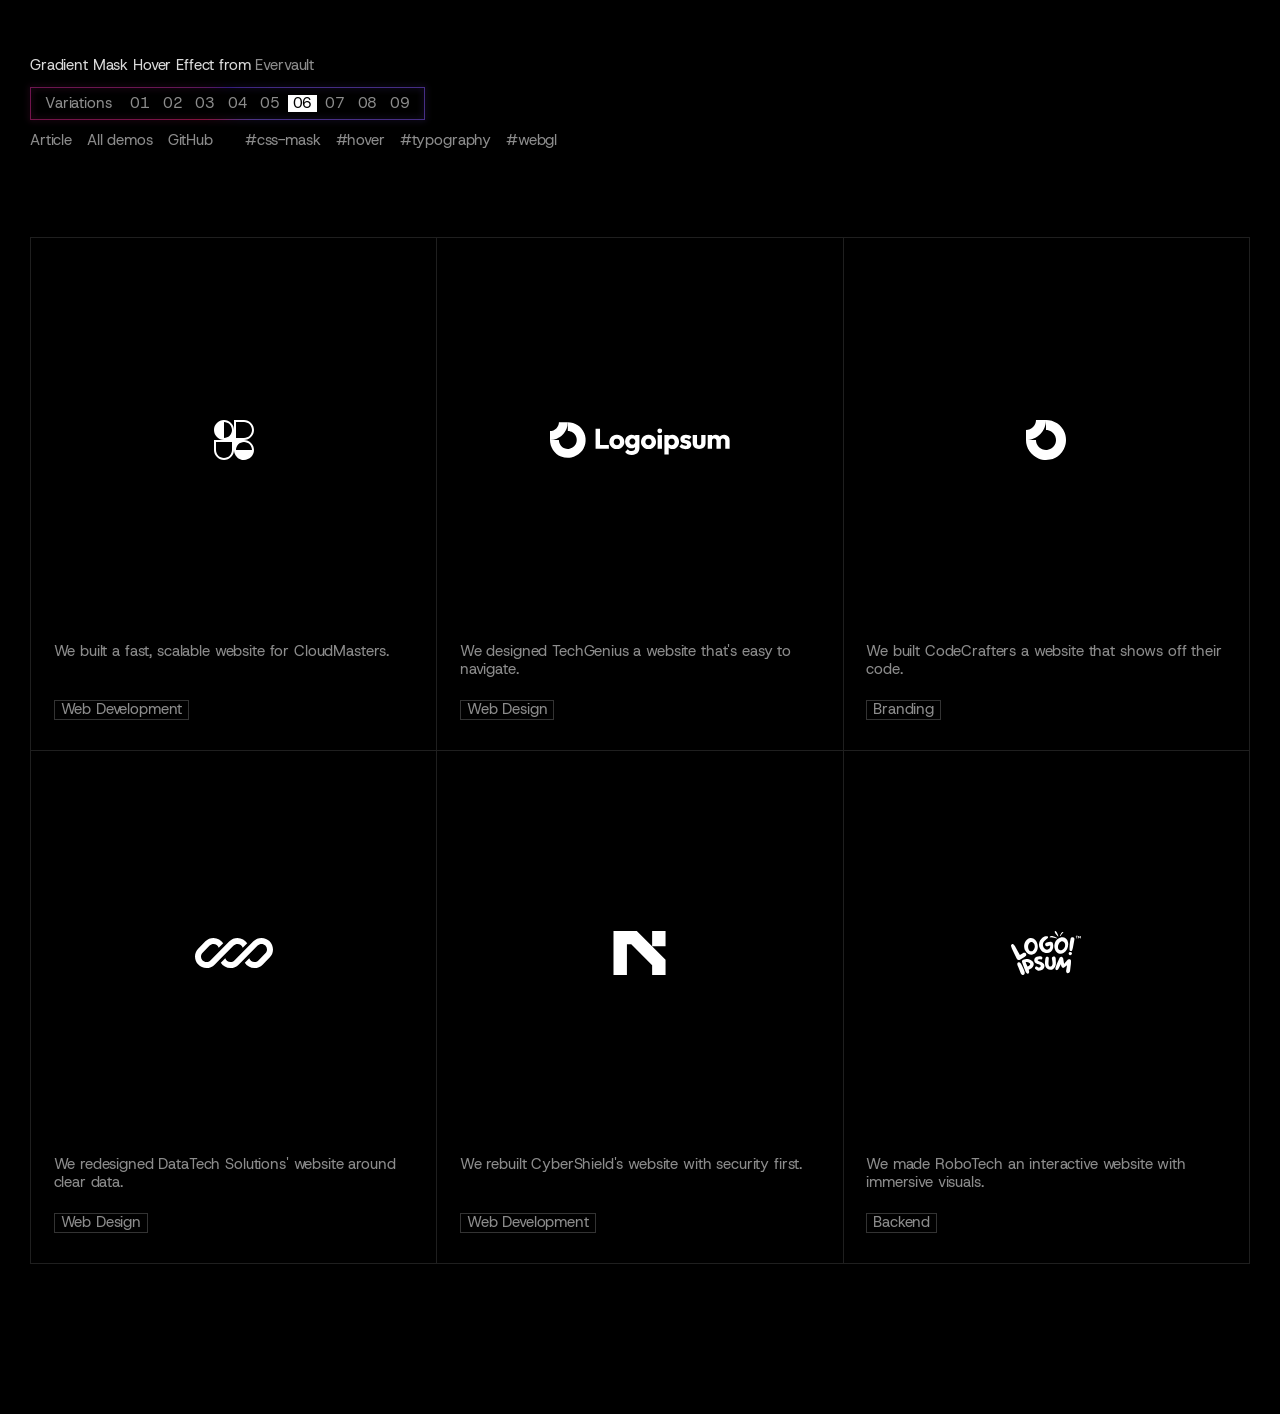
<file: index6.html>
<!DOCTYPE html>
<html lang="en">
	<head>
		<meta charset="UTF-8" />
		<meta name="viewport" content="width=device-width, initial-scale=1">
		<title>Misregistered Code Hover Effect | Codrops</title>
		<meta name="description" content="Pink and lilac inks print the code; moving pulls them out of register, and rest brings them back. Made with WebGL. Part of Codrops' Gradient Mask Hover Effect." />
		<meta name="keywords" content="hover effect, gradient mask, grid, evervault, css, javascript, gsap, webgl" />
		<meta name="author" content="Codrops" />
		<link rel="canonical" href="https://tympanus.net/Tutorials/AnimatedCodeBackground/index6.html" />
		<meta property="og:type" content="website" />
		<meta property="og:site_name" content="Codrops" />
		<meta property="og:title" content="Misregistered Code Hover Effect | Codrops" />
		<meta property="og:description" content="Pink and lilac inks print the code; moving pulls them out of register, and rest brings them back. Made with WebGL. Part of Codrops' Gradient Mask Hover Effect." />
		<meta property="og:url" content="https://tympanus.net/Tutorials/AnimatedCodeBackground/index6.html" />
		<meta name="twitter:card" content="summary_large_image" />
		<meta name="twitter:site" content="@codrops" />
		<meta name="twitter:title" content="Misregistered Code Hover Effect | Codrops" />
		<meta name="twitter:description" content="Pink and lilac inks print the code; moving pulls them out of register, and rest brings them back. Made with WebGL. Part of Codrops' Gradient Mask Hover Effect." />
		<script type="application/ld+json">
		{
			"@context": "https://schema.org",
			"@type": "WebPage",
			"name": "Misregistered Code Hover Effect",
			"description": "Pink and lilac inks print the code; moving pulls them out of register, and rest brings them back. Made with WebGL. Part of Codrops' Gradient Mask Hover Effect.",
			"url": "https://tympanus.net/Tutorials/AnimatedCodeBackground/index6.html",
			"author": { "@type": "Organization", "name": "Codrops", "url": "https://tympanus.net/codrops/" },
			"relatedLink": [
				"https://tympanus.net/codrops/2023/05/17/recreating-the-gradient-mask-hover-effect-from-evervault/",
				"https://github.com/codrops/AnimatedCodeBackground"
			]
		}
		</script>
		<link rel="icon" type="image/svg+xml" href="https://tympanus.net/favicon/favicon.svg" />
		<link rel="shortcut icon" href="https://tympanus.net/favicon/favicon.ico" />
		<link rel="preload" href="fonts/HostGrotesk-Regular.woff2" as="font" type="font/woff2" crossorigin />
		<link rel="stylesheet" type="text/css" href="css/base.css" />
		<!-- Added on the live server only, leave commented out in the repo -->
		<!--script src="//tympanus.net/codrops/adpacks/analytics.js"></script-->
	</head>
	<body class="demo-6">
		<main>
			<header class="frame">
				<h1 class="frame__title">Gradient Mask Hover Effect from <a href="https://evervault.com/customers">Evervault</a></h1>
				<nav class="frame__links" aria-label="Demo links">
					<a href="https://tympanus.net/codrops/?p=72017">Article</a>
					<a href="https://tympanus.net/codrops/hub/">All demos</a>
					<a href="https://github.com/codrops/AnimatedCodeBackground">GitHub</a>
				</nav>
				<nav class="frame__tags" aria-label="Tags">
					<a href="https://tympanus.net/codrops/hub/tag/css-mask/">#css-mask</a>
					<a href="https://tympanus.net/codrops/hub/tag/hover/">#hover</a>
					<a href="https://tympanus.net/codrops/hub/tag/typography/">#typography</a>
					<a href="https://tympanus.net/codrops/hub/tag/webgl/">#webgl</a>
				</nav>
				<nav class="frame__demos" aria-label="Variations">
					<span class="frame__demos-label">Variations</span>
					<a class="frame__demo" href="index.html">01</a>
					<a class="frame__demo" href="index2.html">02</a>
					<a class="frame__demo" href="index3.html">03</a>
					<a class="frame__demo" href="index4.html">04</a>
					<a class="frame__demo" href="index5.html">05</a>
					<span class="frame__demo frame__demo--current" aria-current="page">06</span>
					<a class="frame__demo" href="index7.html">07</a>
					<a class="frame__demo" href="index8.html">08</a>
					<a class="frame__demo" href="index9.html">09</a>
				</nav>
			</header>
			<div class="grid">
				<div class="grid__item">
					<div class="grid__item-img">
						<div class="grid__item-img-deco" aria-hidden="true"></div>
						<svg id="logo-85" aria-hidden="true" width="40" height="40" viewBox="0 0 40 40" fill="none" xmlns="http://www.w3.org/2000/svg"><path fill-rule="evenodd" clip-rule="evenodd" d="M10 0C15.5228 0 20 4.47715 20 10V0H30C35.5228 0 40 4.47715 40 10C40 15.5228 35.5228 20 30 20C35.5228 20 40 24.4772 40 30C40 32.7423 38.8961 35.2268 37.1085 37.0334L37.0711 37.0711L37.0379 37.1041C35.2309 38.8943 32.7446 40 30 40C27.2741 40 24.8029 38.9093 22.999 37.1405C22.9756 37.1175 22.9522 37.0943 22.9289 37.0711C22.907 37.0492 22.8852 37.0272 22.8635 37.0051C21.0924 35.2009 20 32.728 20 30C20 35.5228 15.5228 40 10 40C4.47715 40 0 35.5228 0 30V20H10C4.47715 20 0 15.5228 0 10C0 4.47715 4.47715 0 10 0ZM18 10C18 14.4183 14.4183 18 10 18V2C14.4183 2 18 5.58172 18 10ZM38 30C38 25.5817 34.4183 22 30 22C25.5817 22 22 25.5817 22 30H38ZM2 22V30C2 34.4183 5.58172 38 10 38C14.4183 38 18 34.4183 18 30V22H2ZM22 18V2L30 2C34.4183 2 38 5.58172 38 10C38 14.4183 34.4183 18 30 18H22Z" fill="#ffffff" stop-color="#ffffff"></path></svg>
					</div>
					<p class="grid__item-label">We built a fast, scalable website for CloudMasters.</p>
					<span class="grid__item-tag">Web Development</span>
				</div>
				<div class="grid__item">
					<div class="grid__item-img">
						<div class="grid__item-img-deco" aria-hidden="true"></div>
						<svg id="logo-87" aria-hidden="true" width="202" height="40" viewBox="0 0 202 40" fill="none" xmlns="http://www.w3.org/2000/svg"><path fill-rule="evenodd" clip-rule="evenodd" d="M25.5557 11.6853C23.9112 10.5865 21.9778 10 20 10V0C23.9556 0 27.8224 1.17298 31.1114 3.37061C34.4004 5.56823 36.9638 8.69181 38.4776 12.3463C39.9913 16.0008 40.3874 20.0222 39.6157 23.9018C38.844 27.7814 36.9392 31.3451 34.1421 34.1421C31.3451 36.9392 27.7814 38.844 23.9018 39.6157C20.0222 40.3874 16.0008 39.9913 12.3463 38.4776C8.6918 36.9638 5.56823 34.4004 3.37061 31.1114C1.17298 27.8224 0 23.9556 0 20H10C10 21.9778 10.5865 23.9112 11.6853 25.5557C12.7841 27.2002 14.3459 28.4819 16.1732 29.2388C18.0004 29.9957 20.0111 30.1937 21.9509 29.8078C23.8907 29.422 25.6725 28.4696 27.0711 27.0711C28.4696 25.6725 29.422 23.8907 29.8078 21.9509C30.1937 20.0111 29.9957 18.0004 29.2388 16.1732C28.4819 14.3459 27.2002 12.7841 25.5557 11.6853Z" fill="#ffffff" stop-color="#ffffff"></path><path fill-rule="evenodd" clip-rule="evenodd" d="M10 1.47023e-06C10 1.31322 9.74135 2.61358 9.2388 3.82684C8.73625 5.04009 7.99966 6.14248 7.07107 7.07107C6.14249 7.99966 5.0401 8.73625 3.82684 9.2388C2.61358 9.74134 1.31322 10 6.15916e-06 10L5.72205e-06 20C2.62644 20 5.22716 19.4827 7.65368 18.4776C10.0802 17.4725 12.285 15.9993 14.1421 14.1421C15.9993 12.285 17.4725 10.0802 18.4776 7.65367C19.4827 5.22715 20 2.62643 20 -3.8147e-06L10 1.47023e-06Z" fill="#ffffff" stop-color="#ffffff"></path><path d="M125.619 14.4525H120.767V29.8648H125.619V14.4525Z" fill="#ffffff" stop-color="#ffffff"></path><path d="M121.307 11.5666C121.814 12.074 122.448 12.3277 123.209 12.3277C123.97 12.3277 124.594 12.074 125.08 11.5666C125.567 11.0381 125.81 10.4038 125.81 9.66385C125.81 8.90277 125.567 8.26849 125.08 7.76111C124.594 7.25369 123.97 7 123.209 7C122.448 7 121.814 7.25369 121.307 7.76111C120.82 8.26849 120.577 8.90277 120.577 9.66385C120.577 10.4038 120.82 11.0381 121.307 11.5666Z" fill="#ffffff" stop-color="#ffffff"></path><path d="M51.1562 29.8648V7.47568H56.1351V25.4885H66.0612V29.8648H51.1562Z" fill="#ffffff" stop-color="#ffffff"></path><path fill-rule="evenodd" clip-rule="evenodd" d="M75.0274 30.2136C73.4418 30.2136 72.0042 29.8648 70.7145 29.1671C69.446 28.4483 68.4418 27.4758 67.7018 26.2495C66.9619 25.0233 66.5919 23.6491 66.5919 22.1269C66.5919 20.6047 66.9619 19.2411 67.7018 18.036C68.4418 16.8309 69.446 15.8795 70.7145 15.1819C71.983 14.463 73.4207 14.1036 75.0274 14.1036C76.6342 14.1036 78.0718 14.4525 79.3403 15.1501C80.6088 15.8478 81.6131 16.8098 82.353 18.036C83.093 19.2411 83.463 20.6047 83.463 22.1269C83.463 23.6491 83.093 25.0233 82.353 26.2495C81.6131 27.4758 80.6088 28.4483 79.3403 29.1671C78.0718 29.8648 76.6342 30.2136 75.0274 30.2136ZM75.0274 25.8056C75.7251 25.8056 76.3382 25.6576 76.8668 25.3616C77.3953 25.0445 77.797 24.6111 78.0718 24.0614C78.3678 23.4906 78.5158 22.8457 78.5158 22.1269C78.5158 21.4081 78.3678 20.7844 78.0718 20.2559C77.7758 19.7062 77.3636 19.2834 76.835 18.9874C76.3276 18.6702 75.7251 18.5117 75.0274 18.5117C74.3509 18.5117 73.7484 18.6702 73.2198 18.9874C72.6913 19.2834 72.279 19.7062 71.983 20.2559C71.687 20.8056 71.5391 21.4398 71.5391 22.1586C71.5391 22.8563 71.687 23.4906 71.983 24.0614C72.279 24.6111 72.6913 25.0445 73.2198 25.3616C73.7484 25.6576 74.3509 25.8056 75.0274 25.8056Z" fill="#ffffff" stop-color="#ffffff"></path><path fill-rule="evenodd" clip-rule="evenodd" d="M87.3057 35.8902C88.5953 36.4821 90.0858 36.7781 91.7772 36.7781C93.4262 36.7781 94.8956 36.4504 96.1852 35.795C97.4749 35.1396 98.4896 34.2306 99.2296 33.0678C99.9695 31.905 100.34 30.5308 100.34 28.9451V14.4525H95.5826V15.488C95.2288 15.1902 94.827 14.9402 94.3776 14.7379C93.553 14.3362 92.6122 14.1353 91.5552 14.1353C90.1387 14.1353 88.8807 14.4736 87.7814 15.1501C86.6819 15.8055 85.8152 16.7146 85.1809 17.8774C84.5466 19.0191 84.2296 20.3087 84.2296 21.7464C84.2296 23.1629 84.5466 24.4525 85.1809 25.6153C85.8152 26.7781 86.6819 27.6978 87.7814 28.3743C88.8807 29.0508 90.1387 29.3891 91.5552 29.3891C92.5911 29.3891 93.5319 29.1883 94.3776 28.7866C94.7872 28.592 95.1572 28.3627 95.4875 28.0986V29.072C95.4875 30.1502 95.1387 30.9853 94.441 31.5773C93.7645 32.1693 92.8237 32.4652 91.6186 32.4652C90.6461 32.4652 89.811 32.2961 89.1133 31.9578C88.4368 31.6196 87.8236 31.1227 87.2739 30.4673L84.293 33.4483C85.0329 34.5054 86.0372 35.3194 87.3057 35.8902ZM94.219 24.6322C93.7327 24.9282 93.1514 25.0762 92.4748 25.0762C91.7983 25.0762 91.2063 24.9282 90.6989 24.6322C90.2126 24.3362 89.8321 23.9345 89.5573 23.4271C89.2824 22.8986 89.145 22.3383 89.145 21.7464C89.145 21.1121 89.2824 20.5413 89.5573 20.0339C89.8321 19.5265 90.2232 19.1248 90.7306 18.8288C91.238 18.5328 91.8194 18.3848 92.4748 18.3848C93.1514 18.3848 93.7327 18.5328 94.219 18.8288C94.7264 19.1248 95.1069 19.5265 95.3607 20.0339C95.6355 20.5413 95.7729 21.1121 95.7729 21.7464C95.7729 22.3806 95.6355 22.9514 95.3607 23.4588C95.1069 23.9451 94.7264 24.3362 94.219 24.6322Z" fill="#ffffff" stop-color="#ffffff"></path><path fill-rule="evenodd" clip-rule="evenodd" d="M110.551 30.2136C108.965 30.2136 107.527 29.8648 106.238 29.1671C104.969 28.4483 103.965 27.4758 103.225 26.2495C102.485 25.0233 102.115 23.6491 102.115 22.1269C102.115 20.6047 102.485 19.2411 103.225 18.036C103.965 16.8309 104.969 15.8795 106.238 15.1819C107.506 14.463 108.944 14.1036 110.551 14.1036C112.157 14.1036 113.595 14.4525 114.863 15.1501C116.132 15.8478 117.136 16.8098 117.876 18.036C118.616 19.2411 118.986 20.6047 118.986 22.1269C118.986 23.6491 118.616 25.0233 117.876 26.2495C117.136 27.4758 116.132 28.4483 114.863 29.1671C113.595 29.8648 112.157 30.2136 110.551 30.2136ZM110.551 25.8056C111.248 25.8056 111.861 25.6576 112.39 25.3616C112.918 25.0445 113.32 24.6111 113.595 24.0614C113.891 23.4906 114.039 22.8457 114.039 22.1269C114.039 21.4081 113.891 20.7844 113.595 20.2559C113.299 19.7062 112.887 19.2834 112.358 18.9874C111.851 18.6702 111.248 18.5117 110.551 18.5117C109.874 18.5117 109.271 18.6702 108.743 18.9874C108.214 19.2834 107.802 19.7062 107.506 20.2559C107.21 20.8056 107.062 21.4398 107.062 22.1586C107.062 22.8563 107.21 23.4906 107.506 24.0614C107.802 24.6111 108.214 25.0445 108.743 25.3616C109.271 25.6576 109.874 25.8056 110.551 25.8056Z" fill="#ffffff" stop-color="#ffffff"></path><path fill-rule="evenodd" clip-rule="evenodd" d="M137.281 30.1819C136.246 30.1819 135.294 29.9811 134.427 29.5794C133.971 29.368 133.559 29.1156 133.191 28.8222V36.3659H128.402V14.4525H133.254V15.5162C133.606 15.2283 133.997 14.9794 134.427 14.7696C135.294 14.3467 136.246 14.1353 137.281 14.1353C138.74 14.1353 140.03 14.4842 141.15 15.1819C142.292 15.8795 143.18 16.8309 143.814 18.036C144.47 19.2411 144.797 20.6153 144.797 22.1586C144.797 23.702 144.47 25.0762 143.814 26.2813C143.18 27.4864 142.292 28.4377 141.15 29.1354C140.03 29.8331 138.74 30.1819 137.281 30.1819ZM136.394 25.8056C137.091 25.8056 137.694 25.647 138.201 25.3299C138.73 25.0128 139.142 24.5793 139.438 24.0297C139.734 23.48 139.882 22.8563 139.882 22.1586C139.882 21.4398 139.734 20.8056 139.438 20.2559C139.142 19.7062 138.73 19.2834 138.201 18.9874C137.694 18.6702 137.102 18.5117 136.425 18.5117C135.749 18.5117 135.146 18.6702 134.618 18.9874C134.11 19.2834 133.709 19.7062 133.413 20.2559C133.117 20.8056 132.969 21.4398 132.969 22.1586C132.969 22.8563 133.106 23.48 133.381 24.0297C133.677 24.5793 134.089 25.0128 134.618 25.3299C135.146 25.647 135.738 25.8056 136.394 25.8056Z" fill="#ffffff" stop-color="#ffffff"></path><path d="M149.546 29.8965C150.434 30.1291 151.332 30.2453 152.241 30.2453C154.165 30.2453 155.687 29.8014 156.808 28.9134C157.949 28.0255 158.52 26.831 158.52 25.3299C158.52 24.3574 158.341 23.5751 157.981 22.9832C157.622 22.3701 157.157 21.8838 156.586 21.5244C156.015 21.165 155.412 20.8795 154.778 20.6681C154.144 20.4567 153.541 20.277 152.971 20.129C152.4 19.981 151.935 19.8119 151.575 19.6216C151.216 19.4313 151.036 19.1776 151.036 18.8605C151.036 18.5645 151.174 18.3425 151.448 18.1945C151.723 18.0254 152.135 17.9409 152.685 17.9409C153.256 17.9409 153.837 18.0571 154.429 18.2897C155.042 18.5222 155.592 18.924 156.078 19.4948L158.837 16.7041C158.14 15.8161 157.231 15.1501 156.11 14.7062C155.011 14.2411 153.806 14.0085 152.495 14.0085C151.248 14.0085 150.159 14.2199 149.229 14.6427C148.298 15.0656 147.579 15.647 147.072 16.3869C146.565 17.1057 146.311 17.962 146.311 18.9557C146.311 19.8859 146.491 20.6576 146.85 21.2707C147.209 21.8626 147.675 22.3278 148.245 22.666C148.816 23.0043 149.419 23.2686 150.053 23.4588C150.687 23.6491 151.29 23.8288 151.861 23.998C152.431 24.146 152.897 24.3257 153.256 24.5371C153.637 24.7274 153.827 25.0128 153.827 25.3933C153.827 25.6893 153.668 25.9218 153.351 26.091C153.055 26.2601 152.622 26.3447 152.051 26.3447C151.226 26.3447 150.465 26.1967 149.768 25.9007C149.07 25.5836 148.467 25.1502 147.96 24.6005L145.201 27.3912C145.73 27.962 146.364 28.4695 147.104 28.9134C147.865 29.3362 148.679 29.6639 149.546 29.8965Z" fill="#ffffff" stop-color="#ffffff"></path><path d="M167.368 30.2136C165.952 30.2136 164.694 29.9282 163.595 29.3574C162.516 28.7654 161.671 27.962 161.058 26.9472C160.444 25.9113 160.138 24.7274 160.138 23.3954V14.4525H164.99V23.332C164.99 23.8605 165.074 24.3151 165.244 24.6956C165.434 25.0762 165.709 25.3722 166.068 25.5836C166.428 25.795 166.861 25.9007 167.368 25.9007C168.087 25.9007 168.658 25.6787 169.081 25.2347C169.504 24.7696 169.715 24.1354 169.715 23.332V14.4525H174.567V23.3637C174.567 24.7168 174.261 25.9113 173.647 26.9472C173.034 27.962 172.189 28.7654 171.11 29.3574C170.032 29.9282 168.785 30.2136 167.368 30.2136Z" fill="#ffffff" stop-color="#ffffff"></path><path d="M181.831 14.4525H176.979V29.8648H181.831V20.8584C181.831 20.3299 181.937 19.8859 182.148 19.5265C182.381 19.1671 182.688 18.8922 183.068 18.702C183.449 18.4905 183.882 18.3848 184.368 18.3848C185.066 18.3848 185.647 18.6068 186.112 19.0508C186.599 19.4736 186.842 20.0762 186.842 20.8584V29.8648H191.694V20.8584C191.694 20.3299 191.8 19.8859 192.011 19.5265C192.244 19.1671 192.55 18.8922 192.931 18.702C193.311 18.4905 193.745 18.3848 194.231 18.3848C194.929 18.3848 195.51 18.6068 195.975 19.0508C196.461 19.4736 196.704 20.0762 196.704 20.8584V29.8648H201.557V20.3193C201.557 19.0297 201.282 17.9303 200.732 17.0212C200.203 16.0909 199.474 15.3827 198.544 14.8965C197.635 14.389 196.588 14.1353 195.404 14.1353C194.199 14.1353 193.11 14.3996 192.138 14.9282C191.506 15.2649 190.954 15.6995 190.481 16.2319C190.04 15.675 189.504 15.2193 188.871 14.8647C188.026 14.3785 187.064 14.1353 185.986 14.1353C184.844 14.1353 183.819 14.3785 182.91 14.8647C182.514 15.067 182.155 15.3093 181.831 15.5916V14.4525Z" fill="#ffffff" stop-color="#ffffff"></path></svg>
					</div>
					<p class="grid__item-label">We designed TechGenius a website that's easy to navigate.</p>
					<span class="grid__item-tag">Web Design</span>
				</div>
				<div class="grid__item">
					<div class="grid__item-img">
						<div class="grid__item-img-deco" aria-hidden="true"></div>
						<svg id="logo-86" aria-hidden="true" width="40" height="40" viewBox="0 0 40 40" fill="none" xmlns="http://www.w3.org/2000/svg"><path fill-rule="evenodd" clip-rule="evenodd" d="M25.5557 11.6853C23.9112 10.5865 21.9778 10 20 10V0C23.9556 0 27.8224 1.17298 31.1114 3.37061C34.4004 5.56823 36.9638 8.69181 38.4776 12.3463C39.9913 16.0008 40.3874 20.0222 39.6157 23.9018C38.844 27.7814 36.9392 31.3451 34.1421 34.1421C31.3451 36.9392 27.7814 38.844 23.9018 39.6157C20.0222 40.3874 16.0008 39.9913 12.3463 38.4776C8.69181 36.9638 5.56823 34.4004 3.37061 31.1114C1.17298 27.8224 0 23.9556 0 20H10C10 21.9778 10.5865 23.9112 11.6853 25.5557C12.7841 27.2002 14.3459 28.4819 16.1732 29.2388C18.0004 29.9957 20.0111 30.1937 21.9509 29.8078C23.8907 29.422 25.6725 28.4696 27.0711 27.0711C28.4696 25.6725 29.422 23.8907 29.8078 21.9509C30.1937 20.0111 29.9957 18.0004 29.2388 16.1732C28.4819 14.3459 27.2002 12.7841 25.5557 11.6853Z" fill="#ffffff" stop-color="#ffffff"></path><path fill-rule="evenodd" clip-rule="evenodd" d="M10 5.16562e-07C10 1.31322 9.74135 2.61358 9.2388 3.82683C8.73625 5.04009 7.99966 6.14248 7.07107 7.07107C6.14249 7.99966 5.0401 8.73625 3.82684 9.2388C2.61358 9.74134 1.31322 10 5.4439e-06 10L5.00679e-06 20C2.62644 20 5.22716 19.4827 7.65368 18.4776C10.0802 17.4725 12.285 15.9993 14.1421 14.1421C15.9993 12.285 17.4725 10.0802 18.4776 7.65367C19.4827 5.22715 20 2.62643 20 -3.81469e-06L10 5.16562e-07Z" fill="#ffffff" stop-color="#ffffff"></path></svg>
					</div>
					<p class="grid__item-label">We built CodeCrafters a website that shows off their code.</p>
					<span class="grid__item-tag">Branding</span>
				</div>
				<div class="grid__item">
					<div class="grid__item-img">
						<div class="grid__item-img-deco" aria-hidden="true"></div>
						<svg id="logo-70" aria-hidden="true" width="78" height="30" viewBox="0 0 78 30" fill="none" xmlns="http://www.w3.org/2000/svg"> <path d="M18.5147 0C15.4686 0 12.5473 1.21005 10.3934 3.36396L3.36396 10.3934C1.21005 12.5473 0 15.4686 0 18.5147C0 24.8579 5.14214 30 11.4853 30C14.5314 30 17.4527 28.7899 19.6066 26.636L24.4689 21.7737C24.469 21.7738 24.4689 21.7736 24.4689 21.7737L38.636 7.6066C39.6647 6.57791 41.0599 6 42.5147 6C44.9503 6 47.0152 7.58741 47.7311 9.78407L52.2022 5.31296C50.1625 2.11834 46.586 0 42.5147 0C39.4686 0 36.5473 1.21005 34.3934 3.36396L15.364 22.3934C14.3353 23.4221 12.9401 24 11.4853 24C8.45584 24 6 21.5442 6 18.5147C6 17.0599 6.57791 15.6647 7.6066 14.636L14.636 7.6066C15.6647 6.57791 17.0599 6 18.5147 6C20.9504 6 23.0152 7.58748 23.7311 9.78421L28.2023 5.31307C26.1626 2.1184 22.5861 0 18.5147 0Z" fill="#ffffff" stop-color="#ffffff"></path> <path d="M39.364 22.3934C38.3353 23.4221 36.9401 24 35.4853 24C33.05 24 30.9853 22.413 30.2692 20.2167L25.7982 24.6877C27.838 27.8819 31.4143 30 35.4853 30C38.5314 30 41.4527 28.7899 43.6066 26.636L62.636 7.6066C63.6647 6.57791 65.0599 6 66.5147 6C69.5442 6 72 8.45584 72 11.4853C72 12.9401 71.4221 14.3353 70.3934 15.364L63.364 22.3934C62.3353 23.4221 60.9401 24 59.4853 24C57.0498 24 54.985 22.4127 54.269 20.2162L49.798 24.6873C51.8377 27.8818 55.4141 30 59.4853 30C62.5314 30 65.4527 28.7899 67.6066 26.636L74.636 19.6066C76.7899 17.4527 78 14.5314 78 11.4853C78 5.14214 72.8579 0 66.5147 0C63.4686 0 60.5473 1.21005 58.3934 3.36396L39.364 22.3934Z" fill="#ffffff" stop-color="#ffffff"></path> </svg>
					</div>
					<p class="grid__item-label">We redesigned DataTech Solutions' website around clear data.</p>
					<span class="grid__item-tag">Web Design</span>
				</div>
				<div class="grid__item">
					<div class="grid__item-img">
						<div class="grid__item-img-deco" aria-hidden="true"></div>
						<svg id="logo-72" aria-hidden="true" width="52" height="44" viewBox="0 0 53 44" fill="none" xmlns="http://www.w3.org/2000/svg"> <path d="M23.2997 0L52.0461 28.6301V44H38.6311V34.1553L17.7522 13.3607L13.415 13.3607L13.415 44H0L0 0L23.2997 0ZM38.6311 15.2694V0L52.0461 0V15.2694L38.6311 15.2694Z" fill="#fff"></path> </svg>
					</div>
					<p class="grid__item-label">We rebuilt CyberShield's website with security first.</p>
					<span class="grid__item-tag">Web Development</span>
				</div>
				<div class="grid__item">
					<div class="grid__item-img">
						<div class="grid__item-img-deco" aria-hidden="true"></div>
						<svg id="logo-74" aria-hidden="true" width="70" height="44" viewBox="0 0 70 44" fill="none" xmlns="http://www.w3.org/2000/svg">
							<path d="M65.5268 5.40852C65.5268 5.45982 65.5268 5.52395 65.5137 5.56243C65.4481 6.06264 65.4481 6.56285 65.4874 7.07589C65.5137 7.20415 65.5399 7.33241 65.6449 7.43502C65.8154 7.6274 66.0777 7.58893 66.1827 7.35806C66.2352 7.24263 66.2352 7.12719 66.2089 7.01176C66.0777 6.52437 66.0515 6.01134 66.0384 5.51112C66.0384 5.48547 66.0384 5.44699 66.0384 5.40852C66.1827 5.39569 66.3139 5.38286 66.4319 5.38286C66.5238 5.37004 66.6025 5.35721 66.6681 5.31873C66.8648 5.21613 66.8648 4.99809 66.6549 4.89548C66.5762 4.857 66.4713 4.84417 66.3795 4.84417C66.0515 4.857 65.7236 4.857 65.3956 4.857C65.2776 4.857 65.1595 4.86983 65.0414 4.88265C64.9758 4.89548 64.8971 4.89548 64.8447 4.93396C64.7528 4.97243 64.7004 5.03656 64.7004 5.12634C64.7135 5.21613 64.7528 5.26743 64.8447 5.30591C64.8971 5.34439 64.9627 5.35721 65.0283 5.35721C65.1857 5.37004 65.3563 5.39569 65.5268 5.40852ZM69.1342 5.99851C69.1342 6.01134 69.1473 6.02416 69.1473 6.02416C69.1998 6.37046 69.2523 6.70394 69.2916 7.03741C69.3048 7.15284 69.3179 7.25545 69.3966 7.34523C69.5671 7.56327 69.8295 7.53762 69.9475 7.30676C70 7.19132 70.0131 7.07589 69.9869 6.94763C69.9082 6.56285 69.8688 6.17807 69.7901 5.80612C69.7376 5.57525 69.6721 5.35721 69.6065 5.152C69.5671 5.02374 69.4753 4.93395 69.3179 4.92113C69.1605 4.89548 69.0424 4.97243 68.9768 5.08787C68.8981 5.19047 68.8325 5.29308 68.78 5.40852C68.6882 5.61373 68.6095 5.81895 68.5046 6.01134C68.4914 6.06264 68.4783 6.10112 68.4521 6.13959C68.439 6.11394 68.4259 6.10112 68.4259 6.10112C68.2553 5.78047 68.0979 5.45982 67.9274 5.152C67.9011 5.12634 67.888 5.10069 67.8749 5.07504C67.7962 4.95961 67.7044 4.89548 67.5601 4.89548C67.4289 4.9083 67.3239 4.98526 67.2584 5.10069C67.2321 5.152 67.2321 5.19047 67.219 5.24178C67.1665 5.65221 67.1009 6.06264 67.0485 6.47307C67.0222 6.70394 67.0091 6.9348 67.0091 7.16567C66.996 7.21697 67.0091 7.2811 67.0353 7.33241C67.0616 7.43501 67.1403 7.49915 67.2452 7.51197C67.3764 7.5248 67.4682 7.48632 67.5076 7.38371C67.5469 7.30676 67.5601 7.24263 67.5732 7.1785C67.6257 6.94763 67.665 6.72959 67.7044 6.51155C67.7306 6.38329 67.7437 6.28068 67.7831 6.13959C67.8093 6.1909 67.8355 6.22938 67.8618 6.26785C67.9798 6.42177 68.0979 6.57568 68.2422 6.70394C68.3865 6.80654 68.5046 6.79372 68.6226 6.67828C68.6489 6.65263 68.662 6.63981 68.6882 6.61415C68.8063 6.43459 68.9506 6.25503 69.0686 6.07546C69.0949 6.04981 69.108 6.02416 69.1342 5.99851Z" fill="#ffffff" stop-color="#ffffff"></path>
							<path d="M38.9087 5.6605C38.8175 5.90425 38.8001 6.07986 38.8422 6.22582C38.8887 6.4243 39.0094 6.48928 39.1732 6.4388C40.714 6.06627 44.0927 7.12367 45.3436 7.41838C45.6386 7.48026 45.8786 7.10791 45.6773 6.77407C45.3835 6.45077 42.0063 5.0666 40.7177 4.99113C40.2126 4.96322 39.3096 4.83658 38.9087 5.6605Z" fill="#ffffff" stop-color="#ffffff"></path><path d="M52.1133 1.17982C52.2775 1.27249 52.3693 1.36089 52.4146 1.45966C52.4821 1.58922 52.4465 1.67886 52.3331 1.7246C51.3146 2.21062 49.9593 4.30303 49.4122 5.02468C49.2796 5.19069 48.9737 5.09422 48.9275 4.82122C48.937 4.51254 50.1384 2.24181 50.8089 1.62334C51.0724 1.38187 51.5077 0.908078 52.1133 1.17982Z" fill="#ffffff" stop-color="#ffffff"></path><path d="M44.0023 0.149796C44.1996 0.00441887 44.4046 -0.0465256 44.5093 0.0479512C46.046 1.3329 46.8609 3.36773 47.3655 5.23057C47.3845 5.27397 47.3857 5.33625 47.3705 5.40122C47.3642 5.45675 47.3227 5.51541 47.2568 5.5608C47.1864 5.61091 47.1258 5.62617 47.0973 5.58299C46.4238 4.68732 42.5771 1.20242 44.0023 0.149796Z" fill="#ffffff" stop-color="#ffffff"></path><path d="M11.461 22.4276C11.8293 22.1595 12.2297 21.9363 12.6534 21.7631C13.0967 21.6392 13.5692 21.6597 13.9995 21.8217C14.4297 21.9837 14.7944 22.2782 15.0382 22.6608C15.2563 23.0424 15.3416 23.483 15.2814 23.9162C15.2212 24.3493 15.0187 24.7516 14.7043 25.0625C14.4606 25.3145 14.1839 25.534 13.8816 25.7154C12.5342 26.5665 11.1748 27.3709 9.81547 28.222C9.53732 28.435 9.24225 28.6261 8.93308 28.7933C8.46281 29.0226 7.92537 29.084 7.41368 28.9669C6.902 28.8499 6.44826 28.5616 6.13092 28.1521C5.89369 27.8621 5.69348 27.545 5.53471 27.2077C4.24691 24.5612 2.91142 21.9263 1.67131 19.2331C1.09895 18.0673 0.633913 16.7265 0.180798 15.4324C-0.0152406 15.0564 -0.0535225 14.6205 0.0741037 14.2173C0.20173 13.8141 0.485195 13.4755 0.864201 13.2735C1.24321 13.0715 1.68785 13.0221 2.10357 13.1357C2.51929 13.2493 2.87329 13.517 3.09027 13.8818C3.75722 14.7484 4.34761 15.6689 4.85504 16.6333C6.14284 18.965 7.37103 21.2967 8.61113 23.5585C8.68334 23.6835 8.76296 23.8041 8.84961 23.9199C9.783 23.5362 10.6609 23.0345 11.461 22.4276Z" fill="#ffffff" stop-color="#ffffff"></path><path d="M24.7761 21.6142C21.8309 24.9835 16.8943 24.1324 14.4141 19.7954C12.6493 16.7175 12.3393 11.6343 16.1789 8.42817C16.9988 7.75694 17.9792 7.29969 19.0287 7.09907C20.3155 6.9187 21.6277 7.14066 22.7777 7.73324C23.9277 8.32582 24.8567 9.25867 25.432 10.3985C27.5306 14.1293 27.2325 18.886 24.7761 21.6142ZM23.5837 13.7562C23.2708 12.8394 22.6431 12.0567 21.807 11.541C21.3339 11.2113 20.759 11.051 20.1792 11.0871C19.5993 11.1232 19.0499 11.3535 18.6233 11.7392C16.9182 13.2199 16.5604 16.7292 17.8005 18.8161C17.9586 19.1564 18.1907 19.4588 18.4808 19.7022C18.7709 19.9456 19.1119 20.1241 19.4799 20.2251C19.8479 20.3262 20.234 20.3474 20.6113 20.2873C20.9886 20.2271 21.3478 20.0871 21.664 19.877C22.5883 19.1763 23.2664 18.2115 23.604 17.1167C23.9417 16.0218 23.9221 14.8513 23.548 13.7679L23.5837 13.7562Z" fill="#ffffff" stop-color="#ffffff"></path><path d="M36.7955 15.2252C36.494 15.2886 36.1825 15.2924 35.8794 15.2363C35.5764 15.1802 35.2878 15.0655 35.0308 14.8988C34.8059 14.773 34.6123 14.6001 34.4639 14.3924C34.3156 14.1847 34.2162 13.9475 34.1729 13.6977C34.1295 13.448 34.1434 13.192 34.2133 12.9481C34.2833 12.7042 34.4078 12.4785 34.5777 12.2872C34.8737 11.9028 35.2939 11.6276 35.7701 11.5061C37.0134 11.1533 38.2933 10.9382 39.5858 10.8649C39.8698 10.8326 40.1575 10.8561 40.432 10.934C40.7066 11.012 40.9624 11.1427 41.1846 11.3187C41.4067 11.4946 41.5907 11.7122 41.7257 11.9586C41.8606 12.205 41.9439 12.4753 41.9706 12.7536C42.3432 14.1206 42.384 15.5539 42.0898 16.9391C41.0167 21.416 37.3202 22.9549 33.1706 21.5209C32.0058 21.1375 30.9845 20.4231 30.2373 19.469C29.2407 18.32 28.5341 16.9583 28.1744 15.4934C27.883 14.1889 27.9149 12.8353 28.2676 11.5454C28.6202 10.2555 29.2833 9.06675 30.2015 8.07845C31.0729 7.00428 32.2039 6.15891 33.4926 5.61846C34.3069 5.17961 35.2598 5.05483 36.1636 5.2687C36.3686 5.32418 36.5547 5.43228 36.7026 5.58179C36.8505 5.73131 36.9548 5.91678 37.0047 6.11899C37.0546 6.32119 37.0482 6.53276 36.9863 6.73176C36.9243 6.93075 36.8091 7.10992 36.6525 7.25068C36.3547 7.51423 36.0312 7.74853 35.6866 7.9502C34.6265 8.61027 33.704 9.46082 32.9679 10.4568C32.4854 11.1013 32.1531 11.8414 31.9945 12.6249C31.8358 13.4084 31.8547 14.2164 32.0498 14.9921C32.3202 16.0497 32.9203 16.999 33.7668 17.7085C36.3901 20.0403 39.8004 17.7901 39.2042 14.6073C38.3338 14.8172 37.5706 15.0387 36.7955 15.2252Z" fill="#ffffff" stop-color="#ffffff"></path><path d="M52.8217 21.8007C48.9464 24.1325 44.5345 21.8007 43.5686 16.9041C42.8651 13.4065 44.2006 8.50982 48.8749 6.64443C49.8694 6.25608 50.9481 6.11973 52.0109 6.24803C53.2878 6.47658 54.4592 7.09121 55.3598 8.00528C56.2604 8.91934 56.845 10.0867 57.0309 11.3429C57.8179 15.505 56.0293 19.947 52.8217 21.8007ZM54.1692 13.9544C54.168 12.9859 53.8176 12.0487 53.1795 11.3079C52.8384 10.8497 52.3453 10.5214 51.7843 10.3789C51.2232 10.2365 50.6291 10.2887 50.103 10.5268C48.0044 11.4128 46.5258 14.6306 47.0624 16.9974C47.1034 17.3688 47.2268 17.727 47.4241 18.0469C47.6214 18.3668 47.8878 18.6407 48.2047 18.8495C48.5215 19.0582 48.8812 19.1968 49.2585 19.2555C49.6359 19.3141 50.0218 19.2915 50.3892 19.1892C51.4985 18.8103 52.459 18.1022 53.1366 17.1637C53.8143 16.2252 54.1753 15.1032 54.1692 13.9544Z" fill="#ffffff" stop-color="#ffffff"></path><path d="M60.9499 22.7801C60.8914 23.2068 60.662 23.5933 60.312 23.8546C59.962 24.1158 59.5202 24.2305 59.0838 24.1733C58.6474 24.1161 58.2521 23.8917 57.9849 23.5495C57.7176 23.2074 57.6004 22.7754 57.6589 22.3487C57.7174 21.922 57.9469 21.5355 58.2968 21.2742C58.6468 21.0129 59.0886 20.8983 59.525 20.9555C59.9614 21.0127 60.3567 21.237 60.624 21.5792C60.8912 21.9214 61.0085 22.3534 60.9499 22.7801ZM59.9125 7.05247C60.1393 6.71382 60.472 6.45593 60.861 6.31726C61.2499 6.17859 61.6743 6.16657 62.0708 6.283C62.4739 6.38161 62.83 6.61262 63.0797 6.93735C63.3293 7.26209 63.4572 7.66082 63.4421 8.06678C63.3895 8.71795 63.2899 9.36468 63.144 10.0021C62.7505 12.159 62.3689 14.3158 61.9516 16.4494C61.7608 17.3005 61.5104 18.1166 61.2361 18.9793C61.1407 19.249 60.9813 19.4927 60.7711 19.6905C60.6404 19.8393 60.4735 19.9534 60.2857 20.0223C60.0979 20.0913 59.8954 20.1128 59.6969 20.0849C59.4984 20.057 59.3102 19.9806 59.1499 19.8628C58.9896 19.7449 58.8623 19.5894 58.7798 19.4107C58.638 19.0901 58.561 18.7456 58.5532 18.3964C58.5532 16.9507 58.5532 15.4934 58.6486 14.036C58.8107 11.9562 59.1295 9.89088 59.6025 7.85692C59.6582 7.58442 59.7631 7.32383 59.9125 7.08745V7.05247Z" fill="#ffffff" stop-color="#ffffff"></path><path fill-rule="evenodd" clip-rule="evenodd" d="M6.42311 32.1488C6.28232 32.4561 6.24371 32.7987 6.31251 33.1284C6.35828 33.563 6.45881 33.9905 6.61181 34.4011C6.80283 34.9039 7.01658 35.4011 7.28014 36.0139C7.34075 36.1549 7.40409 36.3021 7.47037 36.457C7.82579 37.2872 8.27175 38.3482 8.8666 39.8837C9.03497 40.3199 9.18448 40.7597 9.33504 41.2025C9.39586 41.3814 9.4569 41.5609 9.51938 41.7408C9.74334 42.3804 10.1287 42.955 10.6395 43.4104C10.8564 43.6607 11.1441 43.8431 11.4667 43.9343C11.7956 44.0273 12.1454 44.0214 12.4708 43.9174C12.7962 43.8133 13.082 43.6159 13.2911 43.3508C13.4961 43.0909 13.618 42.7777 13.6417 42.4505C13.7747 41.8131 13.7293 41.1522 13.5101 40.5377C13.1622 39.5174 12.7659 38.4956 12.3089 37.4962L12.3068 37.4918C11.555 35.9282 10.7908 34.3754 9.99044 32.822L9.98445 32.8111C9.75015 32.4064 9.44566 32.0446 9.08466 31.742C8.8503 31.4719 8.52703 31.2897 8.17003 31.2269C7.80542 31.1628 7.42938 31.2274 7.10904 31.4093C6.806 31.5785 6.56578 31.8374 6.42311 32.1488Z" fill="#ffffff" stop-color="#ffffff"></path><path fill-rule="evenodd" clip-rule="evenodd" d="M17.9057 28.2986C16.7269 28.0001 15.4958 27.9566 14.2982 28.1712C13.3706 28.2605 12.4583 28.4697 11.8248 28.8841C11.5026 29.095 11.2421 29.3658 11.0972 29.71C10.9515 30.0561 10.9329 30.4519 11.0523 30.8929C11.2703 31.7007 11.5534 32.4861 11.8355 33.269L11.8812 33.3958L11.8823 33.3986C12.7317 35.673 13.5892 37.9397 14.4545 40.1986C14.5554 40.5546 14.6981 40.898 14.8797 41.2219L14.8831 41.2279C15.123 41.6303 15.4307 41.9902 15.7932 42.2925C15.9745 42.4587 16.1987 42.5737 16.4418 42.6251C16.6873 42.6769 16.9426 42.6619 17.1799 42.5815C17.4173 42.5012 17.6275 42.3587 17.7877 42.1695C17.9453 41.9834 18.0485 41.7592 18.0864 41.5206C18.2428 40.8724 18.1927 40.1929 17.9427 39.5733C17.8647 39.3648 17.8035 39.1517 17.739 38.9274C17.7175 38.8526 17.6957 38.7765 17.6727 38.699C19.6534 37.942 21.7609 36.9241 22.502 34.5561C22.7922 33.7378 22.8164 32.8517 22.5712 32.0193C22.3258 31.186 21.8223 30.4474 21.1301 29.9052C20.188 29.1462 19.0875 28.5978 17.9057 28.2986ZM14.6382 31.2031C14.6772 31.1921 14.7165 31.1819 14.7559 31.1724C16.0454 30.9742 17.3647 31.2383 18.4709 31.9159C18.9584 32.2474 19.1581 32.6157 19.1924 32.9701C19.2278 33.335 19.0921 33.7304 18.8195 34.1105C18.3044 34.8285 17.3644 35.4032 16.5153 35.5103C15.8963 34.1165 15.2677 32.6663 14.6382 31.2031Z" fill="#ffffff" stop-color="#ffffff"></path><path d="M25.7646 25.7473C27.1684 25.1134 28.9073 25.0039 30.268 25.4496C30.6107 25.5472 30.908 25.7583 31.1091 26.0468C31.3089 26.3335 31.4011 26.679 31.3703 27.0244C31.3683 27.2486 31.312 27.4692 31.2061 27.6682C31.0983 27.8708 30.9422 28.045 30.751 28.1762C30.5598 28.3073 30.3391 28.3916 30.1076 28.4217C29.876 28.4519 29.6405 28.4271 29.4208 28.3494L29.4041 28.3435L29.3884 28.3354C29.276 28.2779 29.1566 28.2346 29.0331 28.2064L29.0253 28.2047C28.0681 27.9561 27.1652 28.368 26.8354 28.8741C26.6781 29.1154 26.6586 29.359 26.7896 29.5806C26.9299 29.8179 27.274 30.0842 27.9703 30.274C28.1618 30.3254 28.3581 30.375 28.5572 30.4254C29.1078 30.5648 29.68 30.7096 30.2333 30.9103L30.2354 30.9111C32.788 31.8607 33.7385 33.8274 33.4131 35.6772C33.0912 37.5065 31.5287 39.1713 29.179 39.564C28.324 39.7493 27.4342 39.7132 26.5977 39.4593C25.7591 39.2046 25.0032 38.7399 24.4051 38.1111L24.3895 38.0947C24.2007 37.8578 24.0737 37.5795 24.0174 37.2842C23.9656 37.0177 23.9929 36.7423 24.0959 36.4904C24.1983 36.24 24.3715 36.0233 24.595 35.8654C24.8311 35.6864 25.1157 35.579 25.4136 35.5566C25.7105 35.5343 26.0076 35.5974 26.2683 35.738C26.5287 35.861 26.7709 36.0179 26.9883 36.2045L26.9924 36.2079C27.377 36.5518 27.8423 36.6414 28.2885 36.5584C28.7412 36.4742 29.1669 36.2123 29.4407 35.8648C29.7127 35.5195 29.8219 35.1093 29.6923 34.7111C29.5619 34.31 29.1698 33.8606 28.3083 33.4849C28.0831 33.3914 27.8496 33.316 27.6067 33.2426C27.5412 33.2228 27.4746 33.2031 27.4072 33.1831C27.2276 33.1298 27.0428 33.0749 26.8616 33.0144C26.7368 32.9728 26.613 32.9334 26.4904 32.8943C26.1553 32.7876 25.8286 32.6836 25.5142 32.5441C24.8299 32.3163 24.2387 31.8789 23.8286 31.2966C23.4168 30.712 23.2096 30.0129 23.2378 29.3037C23.24 27.5754 24.3533 26.3847 25.7646 25.7473Z" fill="#ffffff" stop-color="#ffffff"></path><path d="M43.5619 25.5632C43.2897 25.4332 42.9887 25.3715 42.6861 25.3836C42.3834 25.3958 42.0886 25.4814 41.8283 25.6329C41.5696 25.7833 41.353 25.9939 41.1978 26.246C41.0555 26.4583 40.957 26.6957 40.9079 26.945C40.8588 27.1941 40.86 27.4501 40.9113 27.6986C40.962 28.018 41.0182 28.3286 41.0737 28.6349C41.1656 29.1418 41.255 29.6373 41.314 30.1425L41.3162 30.1553C41.4505 30.9476 41.5208 31.7489 41.5271 32.5519L41.5277 32.5633C41.5736 33.4305 41.2714 34.2808 40.6859 34.9338L40.6766 34.9454C40.4861 35.1841 40.2314 35.3663 39.9409 35.4716C39.6505 35.5769 39.3359 35.6011 39.0322 35.5415C38.7285 35.4819 38.4478 35.3409 38.2214 35.1342C37.995 34.9275 37.8317 34.6625 37.7502 34.3704C37.5762 33.7547 37.4755 33.1214 37.4499 32.4832L37.7471 27.8569C37.7515 27.7965 37.7565 27.7345 37.7616 27.6719C37.7729 27.5314 37.7845 27.3883 37.7893 27.2548C37.7963 27.0584 37.7903 26.8564 37.7435 26.6652C37.6956 26.4698 37.6045 26.2839 37.4429 26.1256C37.2829 25.9689 37.0669 25.8533 36.7951 25.7746C36.3036 25.6355 35.888 25.6399 35.5417 25.7836C35.1952 25.9273 34.9578 26.1941 34.7898 26.5023C34.6231 26.8079 34.516 27.1697 34.435 27.5321C34.3749 27.801 34.3266 28.0833 34.2807 28.352C34.2648 28.4446 34.2493 28.5355 34.2336 28.6238L34.2332 28.6264C33.9876 30.1 33.9145 31.5962 34.0153 33.086C34.0341 33.8911 34.2058 34.6858 34.5218 35.4295C34.8783 36.3891 35.524 37.2205 36.3737 37.814C37.2252 38.4087 38.2413 38.7364 39.2875 38.7537C40.3337 38.771 41.3606 38.4771 42.2322 37.911C43.1024 37.3457 43.7768 36.5355 44.1662 35.5876C44.7109 34.3801 44.9667 33.0669 44.9139 31.7481C44.8819 30.7853 44.8283 29.8151 44.775 28.8498C44.7488 28.3763 44.7227 27.9038 44.6993 27.4342C44.6875 26.9633 44.5287 26.5072 44.2441 26.1271C44.068 25.8868 43.8336 25.693 43.5619 25.5632Z" fill="#ffffff" stop-color="#ffffff"></path><path d="M53.1961 32.8173C53.1685 32.8516 53.1394 32.8871 53.109 32.924C52.8876 31.6752 52.6824 30.4268 52.4769 29.1765C52.4032 28.7279 52.3291 28.2774 52.2546 27.8282L52.2462 27.7781L52.219 27.7348C52.1677 27.6533 52.1626 27.5734 52.1626 27.403V27.3833L52.1595 27.3638C52.1039 27.0119 51.9411 26.6844 51.6924 26.4242C51.4444 26.1647 51.1223 25.9841 50.768 25.9057C50.4143 25.8204 50.0426 25.8392 49.6997 25.9598C49.3577 26.0801 49.0596 26.2963 48.8426 26.5813C48.6622 26.8 48.5143 27.0426 48.4035 27.3018C48.152 27.8602 47.8983 28.42 47.6439 28.9813L47.6395 28.991C47.0044 30.3923 46.365 31.803 45.7442 33.2248L45.7423 33.2294C45.3612 34.1513 45.0466 35.1227 44.7331 36.0911C44.6705 36.2844 44.6079 36.4776 44.5448 36.6703C44.4316 36.9759 44.3821 37.3005 44.3991 37.625C44.3785 37.9155 44.4496 38.2053 44.603 38.4552C44.7594 38.7102 44.9937 38.9108 45.2728 39.0289C45.5686 39.1557 45.8993 39.1826 46.2126 39.1054C46.5252 39.0283 46.8028 38.8519 47.0017 38.6039C47.2557 38.2984 47.4742 37.9652 47.6524 37.6122C48.1783 36.5604 48.6809 35.4958 49.1812 34.4358C49.3748 34.0258 49.5629 33.6586 49.7769 33.2587C49.7916 33.308 49.8066 33.3561 49.8221 33.4043C50.0464 34.3698 50.425 35.2946 50.9439 36.1448C51.0421 36.3249 51.1789 36.4823 51.3449 36.6062C51.5129 36.7316 51.7068 36.8196 51.9131 36.8643C52.1194 36.909 52.3332 36.9092 52.5396 36.8649C52.7457 36.8207 52.9402 36.7326 53.1083 36.6078L53.441 36.3643L56.0233 34.2376L55.8706 35.1891C55.661 36.497 55.453 37.794 55.232 39.0913C55.0874 39.6663 55.0876 40.2669 55.2326 40.8417C55.2954 41.1652 55.4554 41.463 55.6922 41.6972C55.931 41.9333 56.2368 42.0937 56.57 42.1577C56.9032 42.2216 57.2484 42.1862 57.5607 42.0559C57.8685 41.9276 58.1303 41.713 58.3133 41.4395C58.7391 40.923 59.0041 40.2977 59.0769 39.638C59.1865 38.7064 59.3103 37.7621 59.4342 36.8181C59.5769 35.73 59.7196 34.6422 59.8401 33.5753L59.8405 33.572C59.9565 32.4041 60.0126 31.2314 60.0087 30.058C60.0341 29.6872 59.9397 29.3178 59.7385 29.0021C59.5366 28.6853 59.2376 28.439 58.8842 28.2981C58.5166 28.1347 58.1051 28.091 57.7102 28.1736C57.3179 28.2556 56.9628 28.4578 56.6964 28.7507C56.2201 29.1814 55.7733 29.6423 55.3588 30.1304L55.356 30.1337C54.9035 30.685 54.4541 31.2471 54.0076 31.8056C53.7361 32.1451 53.4654 32.4838 53.1961 32.8173Z" fill="#ffffff" stop-color="#ffffff"></path></svg>
					</div>
					<p class="grid__item-label">We made RoboTech an interactive website with immersive visuals.</p>
					<span class="grid__item-tag">Backend</span>
				</div>
			</div>
		</main>
		<script src="js/gsap.min.js"></script>
		<script type="module" src="js/index6.js"></script>
		<!-- Added on the live server only, leave commented out in the repo -->
		<!--script src="https://tympanus.net/codrops/adpacks/cda_sponsor.js"></script-->
	</body>
</html>
</file>
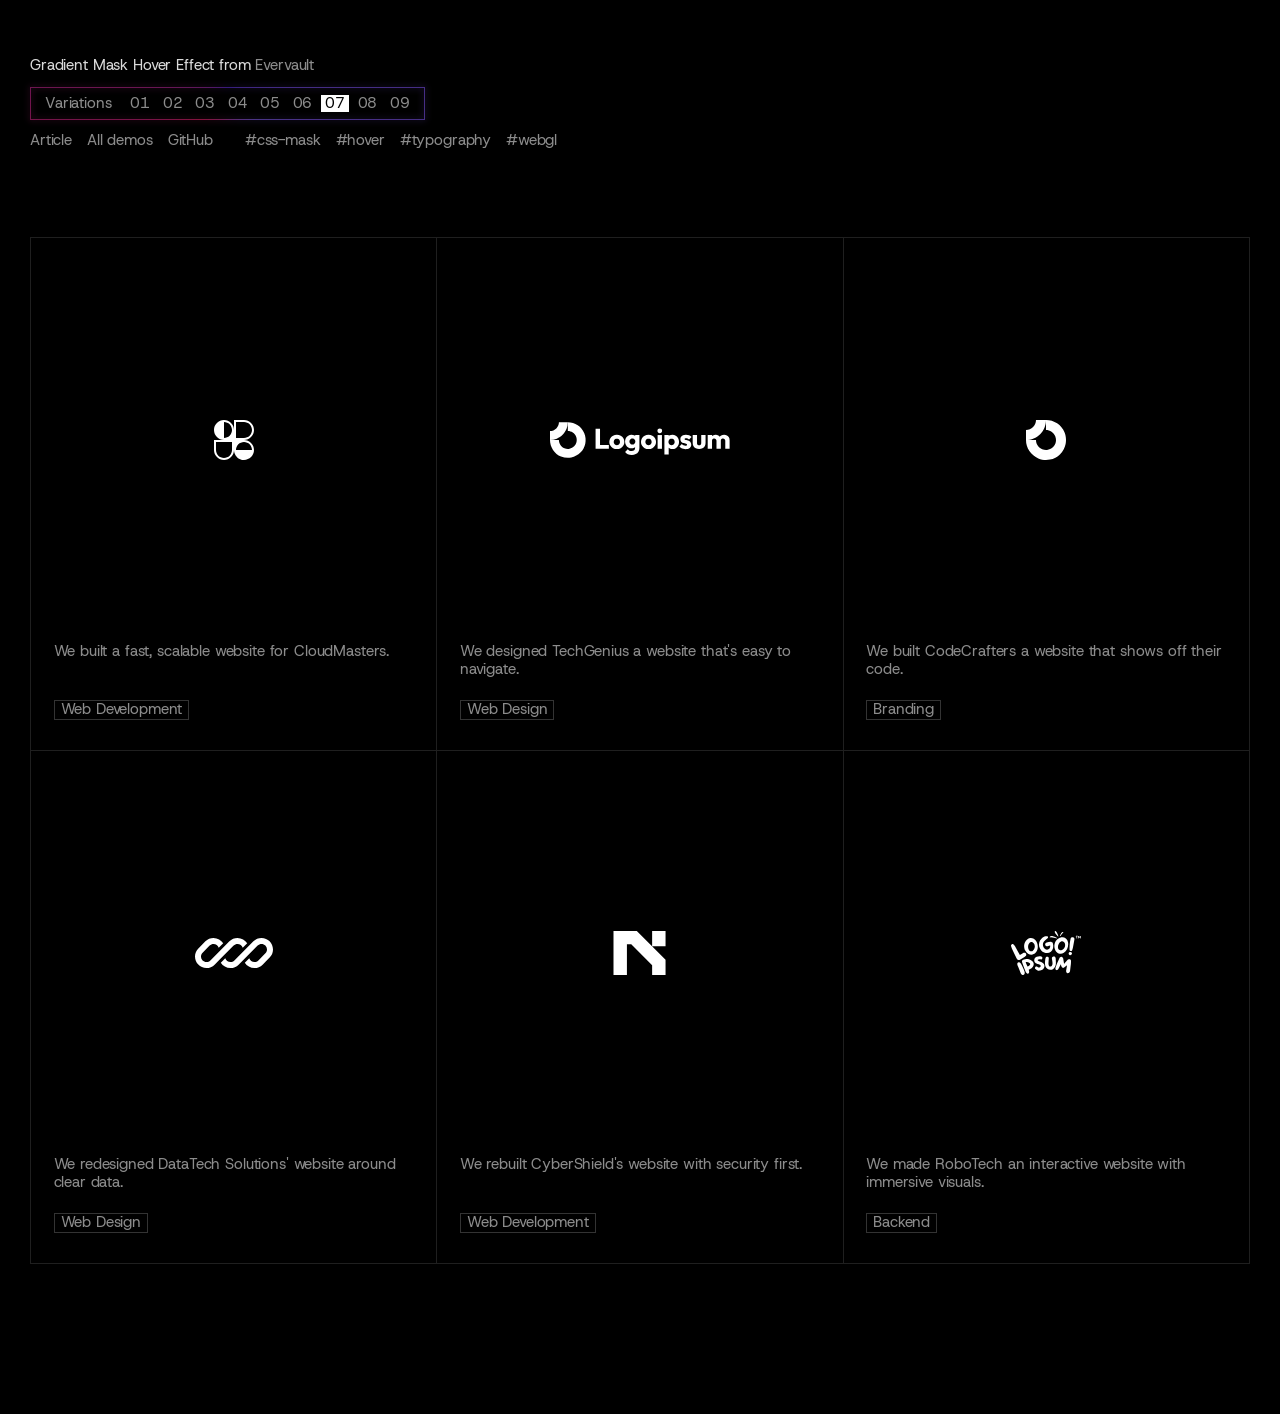
<file: index7.html>
<!DOCTYPE html>
<html lang="en">
	<head>
		<meta charset="UTF-8" />
		<meta name="viewport" content="width=device-width, initial-scale=1">
		<title>Knockout Code Hover Effect | Codrops</title>
		<meta name="description" content="The pointer flips the code into blocks of colour with the characters cut out, then they flip back. Made with WebGL. Part of Codrops' Gradient Mask Hover Effect." />
		<meta name="keywords" content="hover effect, gradient mask, grid, evervault, css, javascript, gsap, webgl" />
		<meta name="author" content="Codrops" />
		<link rel="canonical" href="https://tympanus.net/Tutorials/AnimatedCodeBackground/index7.html" />
		<meta property="og:type" content="website" />
		<meta property="og:site_name" content="Codrops" />
		<meta property="og:title" content="Knockout Code Hover Effect | Codrops" />
		<meta property="og:description" content="The pointer flips the code into blocks of colour with the characters cut out, then they flip back. Made with WebGL. Part of Codrops' Gradient Mask Hover Effect." />
		<meta property="og:url" content="https://tympanus.net/Tutorials/AnimatedCodeBackground/index7.html" />
		<meta name="twitter:card" content="summary_large_image" />
		<meta name="twitter:site" content="@codrops" />
		<meta name="twitter:title" content="Knockout Code Hover Effect | Codrops" />
		<meta name="twitter:description" content="The pointer flips the code into blocks of colour with the characters cut out, then they flip back. Made with WebGL. Part of Codrops' Gradient Mask Hover Effect." />
		<script type="application/ld+json">
		{
			"@context": "https://schema.org",
			"@type": "WebPage",
			"name": "Knockout Code Hover Effect",
			"description": "The pointer flips the code into blocks of colour with the characters cut out, then they flip back. Made with WebGL. Part of Codrops' Gradient Mask Hover Effect.",
			"url": "https://tympanus.net/Tutorials/AnimatedCodeBackground/index7.html",
			"author": { "@type": "Organization", "name": "Codrops", "url": "https://tympanus.net/codrops/" },
			"relatedLink": [
				"https://tympanus.net/codrops/2023/05/17/recreating-the-gradient-mask-hover-effect-from-evervault/",
				"https://github.com/codrops/AnimatedCodeBackground"
			]
		}
		</script>
		<link rel="icon" type="image/svg+xml" href="https://tympanus.net/favicon/favicon.svg" />
		<link rel="shortcut icon" href="https://tympanus.net/favicon/favicon.ico" />
		<link rel="preload" href="fonts/HostGrotesk-Regular.woff2" as="font" type="font/woff2" crossorigin />
		<link rel="stylesheet" type="text/css" href="css/base.css" />
		<!-- Added on the live server only, leave commented out in the repo -->
		<!--script src="//tympanus.net/codrops/adpacks/analytics.js"></script-->
	</head>
	<body class="demo-7">
		<main>
			<header class="frame">
				<h1 class="frame__title">Gradient Mask Hover Effect from <a href="https://evervault.com/customers">Evervault</a></h1>
				<nav class="frame__links" aria-label="Demo links">
					<a href="https://tympanus.net/codrops/?p=72017">Article</a>
					<a href="https://tympanus.net/codrops/hub/">All demos</a>
					<a href="https://github.com/codrops/AnimatedCodeBackground">GitHub</a>
				</nav>
				<nav class="frame__tags" aria-label="Tags">
					<a href="https://tympanus.net/codrops/hub/tag/css-mask/">#css-mask</a>
					<a href="https://tympanus.net/codrops/hub/tag/hover/">#hover</a>
					<a href="https://tympanus.net/codrops/hub/tag/typography/">#typography</a>
					<a href="https://tympanus.net/codrops/hub/tag/webgl/">#webgl</a>
				</nav>
				<nav class="frame__demos" aria-label="Variations">
					<span class="frame__demos-label">Variations</span>
					<a class="frame__demo" href="index.html">01</a>
					<a class="frame__demo" href="index2.html">02</a>
					<a class="frame__demo" href="index3.html">03</a>
					<a class="frame__demo" href="index4.html">04</a>
					<a class="frame__demo" href="index5.html">05</a>
					<a class="frame__demo" href="index6.html">06</a>
					<span class="frame__demo frame__demo--current" aria-current="page">07</span>
					<a class="frame__demo" href="index8.html">08</a>
					<a class="frame__demo" href="index9.html">09</a>
				</nav>
			</header>
			<div class="grid">
				<div class="grid__item">
					<div class="grid__item-img">
						<div class="grid__item-img-deco" aria-hidden="true"></div>
						<svg id="logo-85" aria-hidden="true" width="40" height="40" viewBox="0 0 40 40" fill="none" xmlns="http://www.w3.org/2000/svg"><path fill-rule="evenodd" clip-rule="evenodd" d="M10 0C15.5228 0 20 4.47715 20 10V0H30C35.5228 0 40 4.47715 40 10C40 15.5228 35.5228 20 30 20C35.5228 20 40 24.4772 40 30C40 32.7423 38.8961 35.2268 37.1085 37.0334L37.0711 37.0711L37.0379 37.1041C35.2309 38.8943 32.7446 40 30 40C27.2741 40 24.8029 38.9093 22.999 37.1405C22.9756 37.1175 22.9522 37.0943 22.9289 37.0711C22.907 37.0492 22.8852 37.0272 22.8635 37.0051C21.0924 35.2009 20 32.728 20 30C20 35.5228 15.5228 40 10 40C4.47715 40 0 35.5228 0 30V20H10C4.47715 20 0 15.5228 0 10C0 4.47715 4.47715 0 10 0ZM18 10C18 14.4183 14.4183 18 10 18V2C14.4183 2 18 5.58172 18 10ZM38 30C38 25.5817 34.4183 22 30 22C25.5817 22 22 25.5817 22 30H38ZM2 22V30C2 34.4183 5.58172 38 10 38C14.4183 38 18 34.4183 18 30V22H2ZM22 18V2L30 2C34.4183 2 38 5.58172 38 10C38 14.4183 34.4183 18 30 18H22Z" fill="#ffffff" stop-color="#ffffff"></path></svg>
					</div>
					<p class="grid__item-label">We built a fast, scalable website for CloudMasters.</p>
					<span class="grid__item-tag">Web Development</span>
				</div>
				<div class="grid__item">
					<div class="grid__item-img">
						<div class="grid__item-img-deco" aria-hidden="true"></div>
						<svg id="logo-87" aria-hidden="true" width="202" height="40" viewBox="0 0 202 40" fill="none" xmlns="http://www.w3.org/2000/svg"><path fill-rule="evenodd" clip-rule="evenodd" d="M25.5557 11.6853C23.9112 10.5865 21.9778 10 20 10V0C23.9556 0 27.8224 1.17298 31.1114 3.37061C34.4004 5.56823 36.9638 8.69181 38.4776 12.3463C39.9913 16.0008 40.3874 20.0222 39.6157 23.9018C38.844 27.7814 36.9392 31.3451 34.1421 34.1421C31.3451 36.9392 27.7814 38.844 23.9018 39.6157C20.0222 40.3874 16.0008 39.9913 12.3463 38.4776C8.6918 36.9638 5.56823 34.4004 3.37061 31.1114C1.17298 27.8224 0 23.9556 0 20H10C10 21.9778 10.5865 23.9112 11.6853 25.5557C12.7841 27.2002 14.3459 28.4819 16.1732 29.2388C18.0004 29.9957 20.0111 30.1937 21.9509 29.8078C23.8907 29.422 25.6725 28.4696 27.0711 27.0711C28.4696 25.6725 29.422 23.8907 29.8078 21.9509C30.1937 20.0111 29.9957 18.0004 29.2388 16.1732C28.4819 14.3459 27.2002 12.7841 25.5557 11.6853Z" fill="#ffffff" stop-color="#ffffff"></path><path fill-rule="evenodd" clip-rule="evenodd" d="M10 1.47023e-06C10 1.31322 9.74135 2.61358 9.2388 3.82684C8.73625 5.04009 7.99966 6.14248 7.07107 7.07107C6.14249 7.99966 5.0401 8.73625 3.82684 9.2388C2.61358 9.74134 1.31322 10 6.15916e-06 10L5.72205e-06 20C2.62644 20 5.22716 19.4827 7.65368 18.4776C10.0802 17.4725 12.285 15.9993 14.1421 14.1421C15.9993 12.285 17.4725 10.0802 18.4776 7.65367C19.4827 5.22715 20 2.62643 20 -3.8147e-06L10 1.47023e-06Z" fill="#ffffff" stop-color="#ffffff"></path><path d="M125.619 14.4525H120.767V29.8648H125.619V14.4525Z" fill="#ffffff" stop-color="#ffffff"></path><path d="M121.307 11.5666C121.814 12.074 122.448 12.3277 123.209 12.3277C123.97 12.3277 124.594 12.074 125.08 11.5666C125.567 11.0381 125.81 10.4038 125.81 9.66385C125.81 8.90277 125.567 8.26849 125.08 7.76111C124.594 7.25369 123.97 7 123.209 7C122.448 7 121.814 7.25369 121.307 7.76111C120.82 8.26849 120.577 8.90277 120.577 9.66385C120.577 10.4038 120.82 11.0381 121.307 11.5666Z" fill="#ffffff" stop-color="#ffffff"></path><path d="M51.1562 29.8648V7.47568H56.1351V25.4885H66.0612V29.8648H51.1562Z" fill="#ffffff" stop-color="#ffffff"></path><path fill-rule="evenodd" clip-rule="evenodd" d="M75.0274 30.2136C73.4418 30.2136 72.0042 29.8648 70.7145 29.1671C69.446 28.4483 68.4418 27.4758 67.7018 26.2495C66.9619 25.0233 66.5919 23.6491 66.5919 22.1269C66.5919 20.6047 66.9619 19.2411 67.7018 18.036C68.4418 16.8309 69.446 15.8795 70.7145 15.1819C71.983 14.463 73.4207 14.1036 75.0274 14.1036C76.6342 14.1036 78.0718 14.4525 79.3403 15.1501C80.6088 15.8478 81.6131 16.8098 82.353 18.036C83.093 19.2411 83.463 20.6047 83.463 22.1269C83.463 23.6491 83.093 25.0233 82.353 26.2495C81.6131 27.4758 80.6088 28.4483 79.3403 29.1671C78.0718 29.8648 76.6342 30.2136 75.0274 30.2136ZM75.0274 25.8056C75.7251 25.8056 76.3382 25.6576 76.8668 25.3616C77.3953 25.0445 77.797 24.6111 78.0718 24.0614C78.3678 23.4906 78.5158 22.8457 78.5158 22.1269C78.5158 21.4081 78.3678 20.7844 78.0718 20.2559C77.7758 19.7062 77.3636 19.2834 76.835 18.9874C76.3276 18.6702 75.7251 18.5117 75.0274 18.5117C74.3509 18.5117 73.7484 18.6702 73.2198 18.9874C72.6913 19.2834 72.279 19.7062 71.983 20.2559C71.687 20.8056 71.5391 21.4398 71.5391 22.1586C71.5391 22.8563 71.687 23.4906 71.983 24.0614C72.279 24.6111 72.6913 25.0445 73.2198 25.3616C73.7484 25.6576 74.3509 25.8056 75.0274 25.8056Z" fill="#ffffff" stop-color="#ffffff"></path><path fill-rule="evenodd" clip-rule="evenodd" d="M87.3057 35.8902C88.5953 36.4821 90.0858 36.7781 91.7772 36.7781C93.4262 36.7781 94.8956 36.4504 96.1852 35.795C97.4749 35.1396 98.4896 34.2306 99.2296 33.0678C99.9695 31.905 100.34 30.5308 100.34 28.9451V14.4525H95.5826V15.488C95.2288 15.1902 94.827 14.9402 94.3776 14.7379C93.553 14.3362 92.6122 14.1353 91.5552 14.1353C90.1387 14.1353 88.8807 14.4736 87.7814 15.1501C86.6819 15.8055 85.8152 16.7146 85.1809 17.8774C84.5466 19.0191 84.2296 20.3087 84.2296 21.7464C84.2296 23.1629 84.5466 24.4525 85.1809 25.6153C85.8152 26.7781 86.6819 27.6978 87.7814 28.3743C88.8807 29.0508 90.1387 29.3891 91.5552 29.3891C92.5911 29.3891 93.5319 29.1883 94.3776 28.7866C94.7872 28.592 95.1572 28.3627 95.4875 28.0986V29.072C95.4875 30.1502 95.1387 30.9853 94.441 31.5773C93.7645 32.1693 92.8237 32.4652 91.6186 32.4652C90.6461 32.4652 89.811 32.2961 89.1133 31.9578C88.4368 31.6196 87.8236 31.1227 87.2739 30.4673L84.293 33.4483C85.0329 34.5054 86.0372 35.3194 87.3057 35.8902ZM94.219 24.6322C93.7327 24.9282 93.1514 25.0762 92.4748 25.0762C91.7983 25.0762 91.2063 24.9282 90.6989 24.6322C90.2126 24.3362 89.8321 23.9345 89.5573 23.4271C89.2824 22.8986 89.145 22.3383 89.145 21.7464C89.145 21.1121 89.2824 20.5413 89.5573 20.0339C89.8321 19.5265 90.2232 19.1248 90.7306 18.8288C91.238 18.5328 91.8194 18.3848 92.4748 18.3848C93.1514 18.3848 93.7327 18.5328 94.219 18.8288C94.7264 19.1248 95.1069 19.5265 95.3607 20.0339C95.6355 20.5413 95.7729 21.1121 95.7729 21.7464C95.7729 22.3806 95.6355 22.9514 95.3607 23.4588C95.1069 23.9451 94.7264 24.3362 94.219 24.6322Z" fill="#ffffff" stop-color="#ffffff"></path><path fill-rule="evenodd" clip-rule="evenodd" d="M110.551 30.2136C108.965 30.2136 107.527 29.8648 106.238 29.1671C104.969 28.4483 103.965 27.4758 103.225 26.2495C102.485 25.0233 102.115 23.6491 102.115 22.1269C102.115 20.6047 102.485 19.2411 103.225 18.036C103.965 16.8309 104.969 15.8795 106.238 15.1819C107.506 14.463 108.944 14.1036 110.551 14.1036C112.157 14.1036 113.595 14.4525 114.863 15.1501C116.132 15.8478 117.136 16.8098 117.876 18.036C118.616 19.2411 118.986 20.6047 118.986 22.1269C118.986 23.6491 118.616 25.0233 117.876 26.2495C117.136 27.4758 116.132 28.4483 114.863 29.1671C113.595 29.8648 112.157 30.2136 110.551 30.2136ZM110.551 25.8056C111.248 25.8056 111.861 25.6576 112.39 25.3616C112.918 25.0445 113.32 24.6111 113.595 24.0614C113.891 23.4906 114.039 22.8457 114.039 22.1269C114.039 21.4081 113.891 20.7844 113.595 20.2559C113.299 19.7062 112.887 19.2834 112.358 18.9874C111.851 18.6702 111.248 18.5117 110.551 18.5117C109.874 18.5117 109.271 18.6702 108.743 18.9874C108.214 19.2834 107.802 19.7062 107.506 20.2559C107.21 20.8056 107.062 21.4398 107.062 22.1586C107.062 22.8563 107.21 23.4906 107.506 24.0614C107.802 24.6111 108.214 25.0445 108.743 25.3616C109.271 25.6576 109.874 25.8056 110.551 25.8056Z" fill="#ffffff" stop-color="#ffffff"></path><path fill-rule="evenodd" clip-rule="evenodd" d="M137.281 30.1819C136.246 30.1819 135.294 29.9811 134.427 29.5794C133.971 29.368 133.559 29.1156 133.191 28.8222V36.3659H128.402V14.4525H133.254V15.5162C133.606 15.2283 133.997 14.9794 134.427 14.7696C135.294 14.3467 136.246 14.1353 137.281 14.1353C138.74 14.1353 140.03 14.4842 141.15 15.1819C142.292 15.8795 143.18 16.8309 143.814 18.036C144.47 19.2411 144.797 20.6153 144.797 22.1586C144.797 23.702 144.47 25.0762 143.814 26.2813C143.18 27.4864 142.292 28.4377 141.15 29.1354C140.03 29.8331 138.74 30.1819 137.281 30.1819ZM136.394 25.8056C137.091 25.8056 137.694 25.647 138.201 25.3299C138.73 25.0128 139.142 24.5793 139.438 24.0297C139.734 23.48 139.882 22.8563 139.882 22.1586C139.882 21.4398 139.734 20.8056 139.438 20.2559C139.142 19.7062 138.73 19.2834 138.201 18.9874C137.694 18.6702 137.102 18.5117 136.425 18.5117C135.749 18.5117 135.146 18.6702 134.618 18.9874C134.11 19.2834 133.709 19.7062 133.413 20.2559C133.117 20.8056 132.969 21.4398 132.969 22.1586C132.969 22.8563 133.106 23.48 133.381 24.0297C133.677 24.5793 134.089 25.0128 134.618 25.3299C135.146 25.647 135.738 25.8056 136.394 25.8056Z" fill="#ffffff" stop-color="#ffffff"></path><path d="M149.546 29.8965C150.434 30.1291 151.332 30.2453 152.241 30.2453C154.165 30.2453 155.687 29.8014 156.808 28.9134C157.949 28.0255 158.52 26.831 158.52 25.3299C158.52 24.3574 158.341 23.5751 157.981 22.9832C157.622 22.3701 157.157 21.8838 156.586 21.5244C156.015 21.165 155.412 20.8795 154.778 20.6681C154.144 20.4567 153.541 20.277 152.971 20.129C152.4 19.981 151.935 19.8119 151.575 19.6216C151.216 19.4313 151.036 19.1776 151.036 18.8605C151.036 18.5645 151.174 18.3425 151.448 18.1945C151.723 18.0254 152.135 17.9409 152.685 17.9409C153.256 17.9409 153.837 18.0571 154.429 18.2897C155.042 18.5222 155.592 18.924 156.078 19.4948L158.837 16.7041C158.14 15.8161 157.231 15.1501 156.11 14.7062C155.011 14.2411 153.806 14.0085 152.495 14.0085C151.248 14.0085 150.159 14.2199 149.229 14.6427C148.298 15.0656 147.579 15.647 147.072 16.3869C146.565 17.1057 146.311 17.962 146.311 18.9557C146.311 19.8859 146.491 20.6576 146.85 21.2707C147.209 21.8626 147.675 22.3278 148.245 22.666C148.816 23.0043 149.419 23.2686 150.053 23.4588C150.687 23.6491 151.29 23.8288 151.861 23.998C152.431 24.146 152.897 24.3257 153.256 24.5371C153.637 24.7274 153.827 25.0128 153.827 25.3933C153.827 25.6893 153.668 25.9218 153.351 26.091C153.055 26.2601 152.622 26.3447 152.051 26.3447C151.226 26.3447 150.465 26.1967 149.768 25.9007C149.07 25.5836 148.467 25.1502 147.96 24.6005L145.201 27.3912C145.73 27.962 146.364 28.4695 147.104 28.9134C147.865 29.3362 148.679 29.6639 149.546 29.8965Z" fill="#ffffff" stop-color="#ffffff"></path><path d="M167.368 30.2136C165.952 30.2136 164.694 29.9282 163.595 29.3574C162.516 28.7654 161.671 27.962 161.058 26.9472C160.444 25.9113 160.138 24.7274 160.138 23.3954V14.4525H164.99V23.332C164.99 23.8605 165.074 24.3151 165.244 24.6956C165.434 25.0762 165.709 25.3722 166.068 25.5836C166.428 25.795 166.861 25.9007 167.368 25.9007C168.087 25.9007 168.658 25.6787 169.081 25.2347C169.504 24.7696 169.715 24.1354 169.715 23.332V14.4525H174.567V23.3637C174.567 24.7168 174.261 25.9113 173.647 26.9472C173.034 27.962 172.189 28.7654 171.11 29.3574C170.032 29.9282 168.785 30.2136 167.368 30.2136Z" fill="#ffffff" stop-color="#ffffff"></path><path d="M181.831 14.4525H176.979V29.8648H181.831V20.8584C181.831 20.3299 181.937 19.8859 182.148 19.5265C182.381 19.1671 182.688 18.8922 183.068 18.702C183.449 18.4905 183.882 18.3848 184.368 18.3848C185.066 18.3848 185.647 18.6068 186.112 19.0508C186.599 19.4736 186.842 20.0762 186.842 20.8584V29.8648H191.694V20.8584C191.694 20.3299 191.8 19.8859 192.011 19.5265C192.244 19.1671 192.55 18.8922 192.931 18.702C193.311 18.4905 193.745 18.3848 194.231 18.3848C194.929 18.3848 195.51 18.6068 195.975 19.0508C196.461 19.4736 196.704 20.0762 196.704 20.8584V29.8648H201.557V20.3193C201.557 19.0297 201.282 17.9303 200.732 17.0212C200.203 16.0909 199.474 15.3827 198.544 14.8965C197.635 14.389 196.588 14.1353 195.404 14.1353C194.199 14.1353 193.11 14.3996 192.138 14.9282C191.506 15.2649 190.954 15.6995 190.481 16.2319C190.04 15.675 189.504 15.2193 188.871 14.8647C188.026 14.3785 187.064 14.1353 185.986 14.1353C184.844 14.1353 183.819 14.3785 182.91 14.8647C182.514 15.067 182.155 15.3093 181.831 15.5916V14.4525Z" fill="#ffffff" stop-color="#ffffff"></path></svg>
					</div>
					<p class="grid__item-label">We designed TechGenius a website that's easy to navigate.</p>
					<span class="grid__item-tag">Web Design</span>
				</div>
				<div class="grid__item">
					<div class="grid__item-img">
						<div class="grid__item-img-deco" aria-hidden="true"></div>
						<svg id="logo-86" aria-hidden="true" width="40" height="40" viewBox="0 0 40 40" fill="none" xmlns="http://www.w3.org/2000/svg"><path fill-rule="evenodd" clip-rule="evenodd" d="M25.5557 11.6853C23.9112 10.5865 21.9778 10 20 10V0C23.9556 0 27.8224 1.17298 31.1114 3.37061C34.4004 5.56823 36.9638 8.69181 38.4776 12.3463C39.9913 16.0008 40.3874 20.0222 39.6157 23.9018C38.844 27.7814 36.9392 31.3451 34.1421 34.1421C31.3451 36.9392 27.7814 38.844 23.9018 39.6157C20.0222 40.3874 16.0008 39.9913 12.3463 38.4776C8.69181 36.9638 5.56823 34.4004 3.37061 31.1114C1.17298 27.8224 0 23.9556 0 20H10C10 21.9778 10.5865 23.9112 11.6853 25.5557C12.7841 27.2002 14.3459 28.4819 16.1732 29.2388C18.0004 29.9957 20.0111 30.1937 21.9509 29.8078C23.8907 29.422 25.6725 28.4696 27.0711 27.0711C28.4696 25.6725 29.422 23.8907 29.8078 21.9509C30.1937 20.0111 29.9957 18.0004 29.2388 16.1732C28.4819 14.3459 27.2002 12.7841 25.5557 11.6853Z" fill="#ffffff" stop-color="#ffffff"></path><path fill-rule="evenodd" clip-rule="evenodd" d="M10 5.16562e-07C10 1.31322 9.74135 2.61358 9.2388 3.82683C8.73625 5.04009 7.99966 6.14248 7.07107 7.07107C6.14249 7.99966 5.0401 8.73625 3.82684 9.2388C2.61358 9.74134 1.31322 10 5.4439e-06 10L5.00679e-06 20C2.62644 20 5.22716 19.4827 7.65368 18.4776C10.0802 17.4725 12.285 15.9993 14.1421 14.1421C15.9993 12.285 17.4725 10.0802 18.4776 7.65367C19.4827 5.22715 20 2.62643 20 -3.81469e-06L10 5.16562e-07Z" fill="#ffffff" stop-color="#ffffff"></path></svg>
					</div>
					<p class="grid__item-label">We built CodeCrafters a website that shows off their code.</p>
					<span class="grid__item-tag">Branding</span>
				</div>
				<div class="grid__item">
					<div class="grid__item-img">
						<div class="grid__item-img-deco" aria-hidden="true"></div>
						<svg id="logo-70" aria-hidden="true" width="78" height="30" viewBox="0 0 78 30" fill="none" xmlns="http://www.w3.org/2000/svg"> <path d="M18.5147 0C15.4686 0 12.5473 1.21005 10.3934 3.36396L3.36396 10.3934C1.21005 12.5473 0 15.4686 0 18.5147C0 24.8579 5.14214 30 11.4853 30C14.5314 30 17.4527 28.7899 19.6066 26.636L24.4689 21.7737C24.469 21.7738 24.4689 21.7736 24.4689 21.7737L38.636 7.6066C39.6647 6.57791 41.0599 6 42.5147 6C44.9503 6 47.0152 7.58741 47.7311 9.78407L52.2022 5.31296C50.1625 2.11834 46.586 0 42.5147 0C39.4686 0 36.5473 1.21005 34.3934 3.36396L15.364 22.3934C14.3353 23.4221 12.9401 24 11.4853 24C8.45584 24 6 21.5442 6 18.5147C6 17.0599 6.57791 15.6647 7.6066 14.636L14.636 7.6066C15.6647 6.57791 17.0599 6 18.5147 6C20.9504 6 23.0152 7.58748 23.7311 9.78421L28.2023 5.31307C26.1626 2.1184 22.5861 0 18.5147 0Z" fill="#ffffff" stop-color="#ffffff"></path> <path d="M39.364 22.3934C38.3353 23.4221 36.9401 24 35.4853 24C33.05 24 30.9853 22.413 30.2692 20.2167L25.7982 24.6877C27.838 27.8819 31.4143 30 35.4853 30C38.5314 30 41.4527 28.7899 43.6066 26.636L62.636 7.6066C63.6647 6.57791 65.0599 6 66.5147 6C69.5442 6 72 8.45584 72 11.4853C72 12.9401 71.4221 14.3353 70.3934 15.364L63.364 22.3934C62.3353 23.4221 60.9401 24 59.4853 24C57.0498 24 54.985 22.4127 54.269 20.2162L49.798 24.6873C51.8377 27.8818 55.4141 30 59.4853 30C62.5314 30 65.4527 28.7899 67.6066 26.636L74.636 19.6066C76.7899 17.4527 78 14.5314 78 11.4853C78 5.14214 72.8579 0 66.5147 0C63.4686 0 60.5473 1.21005 58.3934 3.36396L39.364 22.3934Z" fill="#ffffff" stop-color="#ffffff"></path> </svg>
					</div>
					<p class="grid__item-label">We redesigned DataTech Solutions' website around clear data.</p>
					<span class="grid__item-tag">Web Design</span>
				</div>
				<div class="grid__item">
					<div class="grid__item-img">
						<div class="grid__item-img-deco" aria-hidden="true"></div>
						<svg id="logo-72" aria-hidden="true" width="52" height="44" viewBox="0 0 53 44" fill="none" xmlns="http://www.w3.org/2000/svg"> <path d="M23.2997 0L52.0461 28.6301V44H38.6311V34.1553L17.7522 13.3607L13.415 13.3607L13.415 44H0L0 0L23.2997 0ZM38.6311 15.2694V0L52.0461 0V15.2694L38.6311 15.2694Z" fill="#fff"></path> </svg>
					</div>
					<p class="grid__item-label">We rebuilt CyberShield's website with security first.</p>
					<span class="grid__item-tag">Web Development</span>
				</div>
				<div class="grid__item">
					<div class="grid__item-img">
						<div class="grid__item-img-deco" aria-hidden="true"></div>
						<svg id="logo-74" aria-hidden="true" width="70" height="44" viewBox="0 0 70 44" fill="none" xmlns="http://www.w3.org/2000/svg">
							<path d="M65.5268 5.40852C65.5268 5.45982 65.5268 5.52395 65.5137 5.56243C65.4481 6.06264 65.4481 6.56285 65.4874 7.07589C65.5137 7.20415 65.5399 7.33241 65.6449 7.43502C65.8154 7.6274 66.0777 7.58893 66.1827 7.35806C66.2352 7.24263 66.2352 7.12719 66.2089 7.01176C66.0777 6.52437 66.0515 6.01134 66.0384 5.51112C66.0384 5.48547 66.0384 5.44699 66.0384 5.40852C66.1827 5.39569 66.3139 5.38286 66.4319 5.38286C66.5238 5.37004 66.6025 5.35721 66.6681 5.31873C66.8648 5.21613 66.8648 4.99809 66.6549 4.89548C66.5762 4.857 66.4713 4.84417 66.3795 4.84417C66.0515 4.857 65.7236 4.857 65.3956 4.857C65.2776 4.857 65.1595 4.86983 65.0414 4.88265C64.9758 4.89548 64.8971 4.89548 64.8447 4.93396C64.7528 4.97243 64.7004 5.03656 64.7004 5.12634C64.7135 5.21613 64.7528 5.26743 64.8447 5.30591C64.8971 5.34439 64.9627 5.35721 65.0283 5.35721C65.1857 5.37004 65.3563 5.39569 65.5268 5.40852ZM69.1342 5.99851C69.1342 6.01134 69.1473 6.02416 69.1473 6.02416C69.1998 6.37046 69.2523 6.70394 69.2916 7.03741C69.3048 7.15284 69.3179 7.25545 69.3966 7.34523C69.5671 7.56327 69.8295 7.53762 69.9475 7.30676C70 7.19132 70.0131 7.07589 69.9869 6.94763C69.9082 6.56285 69.8688 6.17807 69.7901 5.80612C69.7376 5.57525 69.6721 5.35721 69.6065 5.152C69.5671 5.02374 69.4753 4.93395 69.3179 4.92113C69.1605 4.89548 69.0424 4.97243 68.9768 5.08787C68.8981 5.19047 68.8325 5.29308 68.78 5.40852C68.6882 5.61373 68.6095 5.81895 68.5046 6.01134C68.4914 6.06264 68.4783 6.10112 68.4521 6.13959C68.439 6.11394 68.4259 6.10112 68.4259 6.10112C68.2553 5.78047 68.0979 5.45982 67.9274 5.152C67.9011 5.12634 67.888 5.10069 67.8749 5.07504C67.7962 4.95961 67.7044 4.89548 67.5601 4.89548C67.4289 4.9083 67.3239 4.98526 67.2584 5.10069C67.2321 5.152 67.2321 5.19047 67.219 5.24178C67.1665 5.65221 67.1009 6.06264 67.0485 6.47307C67.0222 6.70394 67.0091 6.9348 67.0091 7.16567C66.996 7.21697 67.0091 7.2811 67.0353 7.33241C67.0616 7.43501 67.1403 7.49915 67.2452 7.51197C67.3764 7.5248 67.4682 7.48632 67.5076 7.38371C67.5469 7.30676 67.5601 7.24263 67.5732 7.1785C67.6257 6.94763 67.665 6.72959 67.7044 6.51155C67.7306 6.38329 67.7437 6.28068 67.7831 6.13959C67.8093 6.1909 67.8355 6.22938 67.8618 6.26785C67.9798 6.42177 68.0979 6.57568 68.2422 6.70394C68.3865 6.80654 68.5046 6.79372 68.6226 6.67828C68.6489 6.65263 68.662 6.63981 68.6882 6.61415C68.8063 6.43459 68.9506 6.25503 69.0686 6.07546C69.0949 6.04981 69.108 6.02416 69.1342 5.99851Z" fill="#ffffff" stop-color="#ffffff"></path>
							<path d="M38.9087 5.6605C38.8175 5.90425 38.8001 6.07986 38.8422 6.22582C38.8887 6.4243 39.0094 6.48928 39.1732 6.4388C40.714 6.06627 44.0927 7.12367 45.3436 7.41838C45.6386 7.48026 45.8786 7.10791 45.6773 6.77407C45.3835 6.45077 42.0063 5.0666 40.7177 4.99113C40.2126 4.96322 39.3096 4.83658 38.9087 5.6605Z" fill="#ffffff" stop-color="#ffffff"></path><path d="M52.1133 1.17982C52.2775 1.27249 52.3693 1.36089 52.4146 1.45966C52.4821 1.58922 52.4465 1.67886 52.3331 1.7246C51.3146 2.21062 49.9593 4.30303 49.4122 5.02468C49.2796 5.19069 48.9737 5.09422 48.9275 4.82122C48.937 4.51254 50.1384 2.24181 50.8089 1.62334C51.0724 1.38187 51.5077 0.908078 52.1133 1.17982Z" fill="#ffffff" stop-color="#ffffff"></path><path d="M44.0023 0.149796C44.1996 0.00441887 44.4046 -0.0465256 44.5093 0.0479512C46.046 1.3329 46.8609 3.36773 47.3655 5.23057C47.3845 5.27397 47.3857 5.33625 47.3705 5.40122C47.3642 5.45675 47.3227 5.51541 47.2568 5.5608C47.1864 5.61091 47.1258 5.62617 47.0973 5.58299C46.4238 4.68732 42.5771 1.20242 44.0023 0.149796Z" fill="#ffffff" stop-color="#ffffff"></path><path d="M11.461 22.4276C11.8293 22.1595 12.2297 21.9363 12.6534 21.7631C13.0967 21.6392 13.5692 21.6597 13.9995 21.8217C14.4297 21.9837 14.7944 22.2782 15.0382 22.6608C15.2563 23.0424 15.3416 23.483 15.2814 23.9162C15.2212 24.3493 15.0187 24.7516 14.7043 25.0625C14.4606 25.3145 14.1839 25.534 13.8816 25.7154C12.5342 26.5665 11.1748 27.3709 9.81547 28.222C9.53732 28.435 9.24225 28.6261 8.93308 28.7933C8.46281 29.0226 7.92537 29.084 7.41368 28.9669C6.902 28.8499 6.44826 28.5616 6.13092 28.1521C5.89369 27.8621 5.69348 27.545 5.53471 27.2077C4.24691 24.5612 2.91142 21.9263 1.67131 19.2331C1.09895 18.0673 0.633913 16.7265 0.180798 15.4324C-0.0152406 15.0564 -0.0535225 14.6205 0.0741037 14.2173C0.20173 13.8141 0.485195 13.4755 0.864201 13.2735C1.24321 13.0715 1.68785 13.0221 2.10357 13.1357C2.51929 13.2493 2.87329 13.517 3.09027 13.8818C3.75722 14.7484 4.34761 15.6689 4.85504 16.6333C6.14284 18.965 7.37103 21.2967 8.61113 23.5585C8.68334 23.6835 8.76296 23.8041 8.84961 23.9199C9.783 23.5362 10.6609 23.0345 11.461 22.4276Z" fill="#ffffff" stop-color="#ffffff"></path><path d="M24.7761 21.6142C21.8309 24.9835 16.8943 24.1324 14.4141 19.7954C12.6493 16.7175 12.3393 11.6343 16.1789 8.42817C16.9988 7.75694 17.9792 7.29969 19.0287 7.09907C20.3155 6.9187 21.6277 7.14066 22.7777 7.73324C23.9277 8.32582 24.8567 9.25867 25.432 10.3985C27.5306 14.1293 27.2325 18.886 24.7761 21.6142ZM23.5837 13.7562C23.2708 12.8394 22.6431 12.0567 21.807 11.541C21.3339 11.2113 20.759 11.051 20.1792 11.0871C19.5993 11.1232 19.0499 11.3535 18.6233 11.7392C16.9182 13.2199 16.5604 16.7292 17.8005 18.8161C17.9586 19.1564 18.1907 19.4588 18.4808 19.7022C18.7709 19.9456 19.1119 20.1241 19.4799 20.2251C19.8479 20.3262 20.234 20.3474 20.6113 20.2873C20.9886 20.2271 21.3478 20.0871 21.664 19.877C22.5883 19.1763 23.2664 18.2115 23.604 17.1167C23.9417 16.0218 23.9221 14.8513 23.548 13.7679L23.5837 13.7562Z" fill="#ffffff" stop-color="#ffffff"></path><path d="M36.7955 15.2252C36.494 15.2886 36.1825 15.2924 35.8794 15.2363C35.5764 15.1802 35.2878 15.0655 35.0308 14.8988C34.8059 14.773 34.6123 14.6001 34.4639 14.3924C34.3156 14.1847 34.2162 13.9475 34.1729 13.6977C34.1295 13.448 34.1434 13.192 34.2133 12.9481C34.2833 12.7042 34.4078 12.4785 34.5777 12.2872C34.8737 11.9028 35.2939 11.6276 35.7701 11.5061C37.0134 11.1533 38.2933 10.9382 39.5858 10.8649C39.8698 10.8326 40.1575 10.8561 40.432 10.934C40.7066 11.012 40.9624 11.1427 41.1846 11.3187C41.4067 11.4946 41.5907 11.7122 41.7257 11.9586C41.8606 12.205 41.9439 12.4753 41.9706 12.7536C42.3432 14.1206 42.384 15.5539 42.0898 16.9391C41.0167 21.416 37.3202 22.9549 33.1706 21.5209C32.0058 21.1375 30.9845 20.4231 30.2373 19.469C29.2407 18.32 28.5341 16.9583 28.1744 15.4934C27.883 14.1889 27.9149 12.8353 28.2676 11.5454C28.6202 10.2555 29.2833 9.06675 30.2015 8.07845C31.0729 7.00428 32.2039 6.15891 33.4926 5.61846C34.3069 5.17961 35.2598 5.05483 36.1636 5.2687C36.3686 5.32418 36.5547 5.43228 36.7026 5.58179C36.8505 5.73131 36.9548 5.91678 37.0047 6.11899C37.0546 6.32119 37.0482 6.53276 36.9863 6.73176C36.9243 6.93075 36.8091 7.10992 36.6525 7.25068C36.3547 7.51423 36.0312 7.74853 35.6866 7.9502C34.6265 8.61027 33.704 9.46082 32.9679 10.4568C32.4854 11.1013 32.1531 11.8414 31.9945 12.6249C31.8358 13.4084 31.8547 14.2164 32.0498 14.9921C32.3202 16.0497 32.9203 16.999 33.7668 17.7085C36.3901 20.0403 39.8004 17.7901 39.2042 14.6073C38.3338 14.8172 37.5706 15.0387 36.7955 15.2252Z" fill="#ffffff" stop-color="#ffffff"></path><path d="M52.8217 21.8007C48.9464 24.1325 44.5345 21.8007 43.5686 16.9041C42.8651 13.4065 44.2006 8.50982 48.8749 6.64443C49.8694 6.25608 50.9481 6.11973 52.0109 6.24803C53.2878 6.47658 54.4592 7.09121 55.3598 8.00528C56.2604 8.91934 56.845 10.0867 57.0309 11.3429C57.8179 15.505 56.0293 19.947 52.8217 21.8007ZM54.1692 13.9544C54.168 12.9859 53.8176 12.0487 53.1795 11.3079C52.8384 10.8497 52.3453 10.5214 51.7843 10.3789C51.2232 10.2365 50.6291 10.2887 50.103 10.5268C48.0044 11.4128 46.5258 14.6306 47.0624 16.9974C47.1034 17.3688 47.2268 17.727 47.4241 18.0469C47.6214 18.3668 47.8878 18.6407 48.2047 18.8495C48.5215 19.0582 48.8812 19.1968 49.2585 19.2555C49.6359 19.3141 50.0218 19.2915 50.3892 19.1892C51.4985 18.8103 52.459 18.1022 53.1366 17.1637C53.8143 16.2252 54.1753 15.1032 54.1692 13.9544Z" fill="#ffffff" stop-color="#ffffff"></path><path d="M60.9499 22.7801C60.8914 23.2068 60.662 23.5933 60.312 23.8546C59.962 24.1158 59.5202 24.2305 59.0838 24.1733C58.6474 24.1161 58.2521 23.8917 57.9849 23.5495C57.7176 23.2074 57.6004 22.7754 57.6589 22.3487C57.7174 21.922 57.9469 21.5355 58.2968 21.2742C58.6468 21.0129 59.0886 20.8983 59.525 20.9555C59.9614 21.0127 60.3567 21.237 60.624 21.5792C60.8912 21.9214 61.0085 22.3534 60.9499 22.7801ZM59.9125 7.05247C60.1393 6.71382 60.472 6.45593 60.861 6.31726C61.2499 6.17859 61.6743 6.16657 62.0708 6.283C62.4739 6.38161 62.83 6.61262 63.0797 6.93735C63.3293 7.26209 63.4572 7.66082 63.4421 8.06678C63.3895 8.71795 63.2899 9.36468 63.144 10.0021C62.7505 12.159 62.3689 14.3158 61.9516 16.4494C61.7608 17.3005 61.5104 18.1166 61.2361 18.9793C61.1407 19.249 60.9813 19.4927 60.7711 19.6905C60.6404 19.8393 60.4735 19.9534 60.2857 20.0223C60.0979 20.0913 59.8954 20.1128 59.6969 20.0849C59.4984 20.057 59.3102 19.9806 59.1499 19.8628C58.9896 19.7449 58.8623 19.5894 58.7798 19.4107C58.638 19.0901 58.561 18.7456 58.5532 18.3964C58.5532 16.9507 58.5532 15.4934 58.6486 14.036C58.8107 11.9562 59.1295 9.89088 59.6025 7.85692C59.6582 7.58442 59.7631 7.32383 59.9125 7.08745V7.05247Z" fill="#ffffff" stop-color="#ffffff"></path><path fill-rule="evenodd" clip-rule="evenodd" d="M6.42311 32.1488C6.28232 32.4561 6.24371 32.7987 6.31251 33.1284C6.35828 33.563 6.45881 33.9905 6.61181 34.4011C6.80283 34.9039 7.01658 35.4011 7.28014 36.0139C7.34075 36.1549 7.40409 36.3021 7.47037 36.457C7.82579 37.2872 8.27175 38.3482 8.8666 39.8837C9.03497 40.3199 9.18448 40.7597 9.33504 41.2025C9.39586 41.3814 9.4569 41.5609 9.51938 41.7408C9.74334 42.3804 10.1287 42.955 10.6395 43.4104C10.8564 43.6607 11.1441 43.8431 11.4667 43.9343C11.7956 44.0273 12.1454 44.0214 12.4708 43.9174C12.7962 43.8133 13.082 43.6159 13.2911 43.3508C13.4961 43.0909 13.618 42.7777 13.6417 42.4505C13.7747 41.8131 13.7293 41.1522 13.5101 40.5377C13.1622 39.5174 12.7659 38.4956 12.3089 37.4962L12.3068 37.4918C11.555 35.9282 10.7908 34.3754 9.99044 32.822L9.98445 32.8111C9.75015 32.4064 9.44566 32.0446 9.08466 31.742C8.8503 31.4719 8.52703 31.2897 8.17003 31.2269C7.80542 31.1628 7.42938 31.2274 7.10904 31.4093C6.806 31.5785 6.56578 31.8374 6.42311 32.1488Z" fill="#ffffff" stop-color="#ffffff"></path><path fill-rule="evenodd" clip-rule="evenodd" d="M17.9057 28.2986C16.7269 28.0001 15.4958 27.9566 14.2982 28.1712C13.3706 28.2605 12.4583 28.4697 11.8248 28.8841C11.5026 29.095 11.2421 29.3658 11.0972 29.71C10.9515 30.0561 10.9329 30.4519 11.0523 30.8929C11.2703 31.7007 11.5534 32.4861 11.8355 33.269L11.8812 33.3958L11.8823 33.3986C12.7317 35.673 13.5892 37.9397 14.4545 40.1986C14.5554 40.5546 14.6981 40.898 14.8797 41.2219L14.8831 41.2279C15.123 41.6303 15.4307 41.9902 15.7932 42.2925C15.9745 42.4587 16.1987 42.5737 16.4418 42.6251C16.6873 42.6769 16.9426 42.6619 17.1799 42.5815C17.4173 42.5012 17.6275 42.3587 17.7877 42.1695C17.9453 41.9834 18.0485 41.7592 18.0864 41.5206C18.2428 40.8724 18.1927 40.1929 17.9427 39.5733C17.8647 39.3648 17.8035 39.1517 17.739 38.9274C17.7175 38.8526 17.6957 38.7765 17.6727 38.699C19.6534 37.942 21.7609 36.9241 22.502 34.5561C22.7922 33.7378 22.8164 32.8517 22.5712 32.0193C22.3258 31.186 21.8223 30.4474 21.1301 29.9052C20.188 29.1462 19.0875 28.5978 17.9057 28.2986ZM14.6382 31.2031C14.6772 31.1921 14.7165 31.1819 14.7559 31.1724C16.0454 30.9742 17.3647 31.2383 18.4709 31.9159C18.9584 32.2474 19.1581 32.6157 19.1924 32.9701C19.2278 33.335 19.0921 33.7304 18.8195 34.1105C18.3044 34.8285 17.3644 35.4032 16.5153 35.5103C15.8963 34.1165 15.2677 32.6663 14.6382 31.2031Z" fill="#ffffff" stop-color="#ffffff"></path><path d="M25.7646 25.7473C27.1684 25.1134 28.9073 25.0039 30.268 25.4496C30.6107 25.5472 30.908 25.7583 31.1091 26.0468C31.3089 26.3335 31.4011 26.679 31.3703 27.0244C31.3683 27.2486 31.312 27.4692 31.2061 27.6682C31.0983 27.8708 30.9422 28.045 30.751 28.1762C30.5598 28.3073 30.3391 28.3916 30.1076 28.4217C29.876 28.4519 29.6405 28.4271 29.4208 28.3494L29.4041 28.3435L29.3884 28.3354C29.276 28.2779 29.1566 28.2346 29.0331 28.2064L29.0253 28.2047C28.0681 27.9561 27.1652 28.368 26.8354 28.8741C26.6781 29.1154 26.6586 29.359 26.7896 29.5806C26.9299 29.8179 27.274 30.0842 27.9703 30.274C28.1618 30.3254 28.3581 30.375 28.5572 30.4254C29.1078 30.5648 29.68 30.7096 30.2333 30.9103L30.2354 30.9111C32.788 31.8607 33.7385 33.8274 33.4131 35.6772C33.0912 37.5065 31.5287 39.1713 29.179 39.564C28.324 39.7493 27.4342 39.7132 26.5977 39.4593C25.7591 39.2046 25.0032 38.7399 24.4051 38.1111L24.3895 38.0947C24.2007 37.8578 24.0737 37.5795 24.0174 37.2842C23.9656 37.0177 23.9929 36.7423 24.0959 36.4904C24.1983 36.24 24.3715 36.0233 24.595 35.8654C24.8311 35.6864 25.1157 35.579 25.4136 35.5566C25.7105 35.5343 26.0076 35.5974 26.2683 35.738C26.5287 35.861 26.7709 36.0179 26.9883 36.2045L26.9924 36.2079C27.377 36.5518 27.8423 36.6414 28.2885 36.5584C28.7412 36.4742 29.1669 36.2123 29.4407 35.8648C29.7127 35.5195 29.8219 35.1093 29.6923 34.7111C29.5619 34.31 29.1698 33.8606 28.3083 33.4849C28.0831 33.3914 27.8496 33.316 27.6067 33.2426C27.5412 33.2228 27.4746 33.2031 27.4072 33.1831C27.2276 33.1298 27.0428 33.0749 26.8616 33.0144C26.7368 32.9728 26.613 32.9334 26.4904 32.8943C26.1553 32.7876 25.8286 32.6836 25.5142 32.5441C24.8299 32.3163 24.2387 31.8789 23.8286 31.2966C23.4168 30.712 23.2096 30.0129 23.2378 29.3037C23.24 27.5754 24.3533 26.3847 25.7646 25.7473Z" fill="#ffffff" stop-color="#ffffff"></path><path d="M43.5619 25.5632C43.2897 25.4332 42.9887 25.3715 42.6861 25.3836C42.3834 25.3958 42.0886 25.4814 41.8283 25.6329C41.5696 25.7833 41.353 25.9939 41.1978 26.246C41.0555 26.4583 40.957 26.6957 40.9079 26.945C40.8588 27.1941 40.86 27.4501 40.9113 27.6986C40.962 28.018 41.0182 28.3286 41.0737 28.6349C41.1656 29.1418 41.255 29.6373 41.314 30.1425L41.3162 30.1553C41.4505 30.9476 41.5208 31.7489 41.5271 32.5519L41.5277 32.5633C41.5736 33.4305 41.2714 34.2808 40.6859 34.9338L40.6766 34.9454C40.4861 35.1841 40.2314 35.3663 39.9409 35.4716C39.6505 35.5769 39.3359 35.6011 39.0322 35.5415C38.7285 35.4819 38.4478 35.3409 38.2214 35.1342C37.995 34.9275 37.8317 34.6625 37.7502 34.3704C37.5762 33.7547 37.4755 33.1214 37.4499 32.4832L37.7471 27.8569C37.7515 27.7965 37.7565 27.7345 37.7616 27.6719C37.7729 27.5314 37.7845 27.3883 37.7893 27.2548C37.7963 27.0584 37.7903 26.8564 37.7435 26.6652C37.6956 26.4698 37.6045 26.2839 37.4429 26.1256C37.2829 25.9689 37.0669 25.8533 36.7951 25.7746C36.3036 25.6355 35.888 25.6399 35.5417 25.7836C35.1952 25.9273 34.9578 26.1941 34.7898 26.5023C34.6231 26.8079 34.516 27.1697 34.435 27.5321C34.3749 27.801 34.3266 28.0833 34.2807 28.352C34.2648 28.4446 34.2493 28.5355 34.2336 28.6238L34.2332 28.6264C33.9876 30.1 33.9145 31.5962 34.0153 33.086C34.0341 33.8911 34.2058 34.6858 34.5218 35.4295C34.8783 36.3891 35.524 37.2205 36.3737 37.814C37.2252 38.4087 38.2413 38.7364 39.2875 38.7537C40.3337 38.771 41.3606 38.4771 42.2322 37.911C43.1024 37.3457 43.7768 36.5355 44.1662 35.5876C44.7109 34.3801 44.9667 33.0669 44.9139 31.7481C44.8819 30.7853 44.8283 29.8151 44.775 28.8498C44.7488 28.3763 44.7227 27.9038 44.6993 27.4342C44.6875 26.9633 44.5287 26.5072 44.2441 26.1271C44.068 25.8868 43.8336 25.693 43.5619 25.5632Z" fill="#ffffff" stop-color="#ffffff"></path><path d="M53.1961 32.8173C53.1685 32.8516 53.1394 32.8871 53.109 32.924C52.8876 31.6752 52.6824 30.4268 52.4769 29.1765C52.4032 28.7279 52.3291 28.2774 52.2546 27.8282L52.2462 27.7781L52.219 27.7348C52.1677 27.6533 52.1626 27.5734 52.1626 27.403V27.3833L52.1595 27.3638C52.1039 27.0119 51.9411 26.6844 51.6924 26.4242C51.4444 26.1647 51.1223 25.9841 50.768 25.9057C50.4143 25.8204 50.0426 25.8392 49.6997 25.9598C49.3577 26.0801 49.0596 26.2963 48.8426 26.5813C48.6622 26.8 48.5143 27.0426 48.4035 27.3018C48.152 27.8602 47.8983 28.42 47.6439 28.9813L47.6395 28.991C47.0044 30.3923 46.365 31.803 45.7442 33.2248L45.7423 33.2294C45.3612 34.1513 45.0466 35.1227 44.7331 36.0911C44.6705 36.2844 44.6079 36.4776 44.5448 36.6703C44.4316 36.9759 44.3821 37.3005 44.3991 37.625C44.3785 37.9155 44.4496 38.2053 44.603 38.4552C44.7594 38.7102 44.9937 38.9108 45.2728 39.0289C45.5686 39.1557 45.8993 39.1826 46.2126 39.1054C46.5252 39.0283 46.8028 38.8519 47.0017 38.6039C47.2557 38.2984 47.4742 37.9652 47.6524 37.6122C48.1783 36.5604 48.6809 35.4958 49.1812 34.4358C49.3748 34.0258 49.5629 33.6586 49.7769 33.2587C49.7916 33.308 49.8066 33.3561 49.8221 33.4043C50.0464 34.3698 50.425 35.2946 50.9439 36.1448C51.0421 36.3249 51.1789 36.4823 51.3449 36.6062C51.5129 36.7316 51.7068 36.8196 51.9131 36.8643C52.1194 36.909 52.3332 36.9092 52.5396 36.8649C52.7457 36.8207 52.9402 36.7326 53.1083 36.6078L53.441 36.3643L56.0233 34.2376L55.8706 35.1891C55.661 36.497 55.453 37.794 55.232 39.0913C55.0874 39.6663 55.0876 40.2669 55.2326 40.8417C55.2954 41.1652 55.4554 41.463 55.6922 41.6972C55.931 41.9333 56.2368 42.0937 56.57 42.1577C56.9032 42.2216 57.2484 42.1862 57.5607 42.0559C57.8685 41.9276 58.1303 41.713 58.3133 41.4395C58.7391 40.923 59.0041 40.2977 59.0769 39.638C59.1865 38.7064 59.3103 37.7621 59.4342 36.8181C59.5769 35.73 59.7196 34.6422 59.8401 33.5753L59.8405 33.572C59.9565 32.4041 60.0126 31.2314 60.0087 30.058C60.0341 29.6872 59.9397 29.3178 59.7385 29.0021C59.5366 28.6853 59.2376 28.439 58.8842 28.2981C58.5166 28.1347 58.1051 28.091 57.7102 28.1736C57.3179 28.2556 56.9628 28.4578 56.6964 28.7507C56.2201 29.1814 55.7733 29.6423 55.3588 30.1304L55.356 30.1337C54.9035 30.685 54.4541 31.2471 54.0076 31.8056C53.7361 32.1451 53.4654 32.4838 53.1961 32.8173Z" fill="#ffffff" stop-color="#ffffff"></path></svg>
					</div>
					<p class="grid__item-label">We made RoboTech an interactive website with immersive visuals.</p>
					<span class="grid__item-tag">Backend</span>
				</div>
			</div>
		</main>
		<script src="js/gsap.min.js"></script>
		<script type="module" src="js/index7.js"></script>
		<!-- Added on the live server only, leave commented out in the repo -->
		<!--script src="https://tympanus.net/codrops/adpacks/cda_sponsor.js"></script-->
	</body>
</html>
</file>
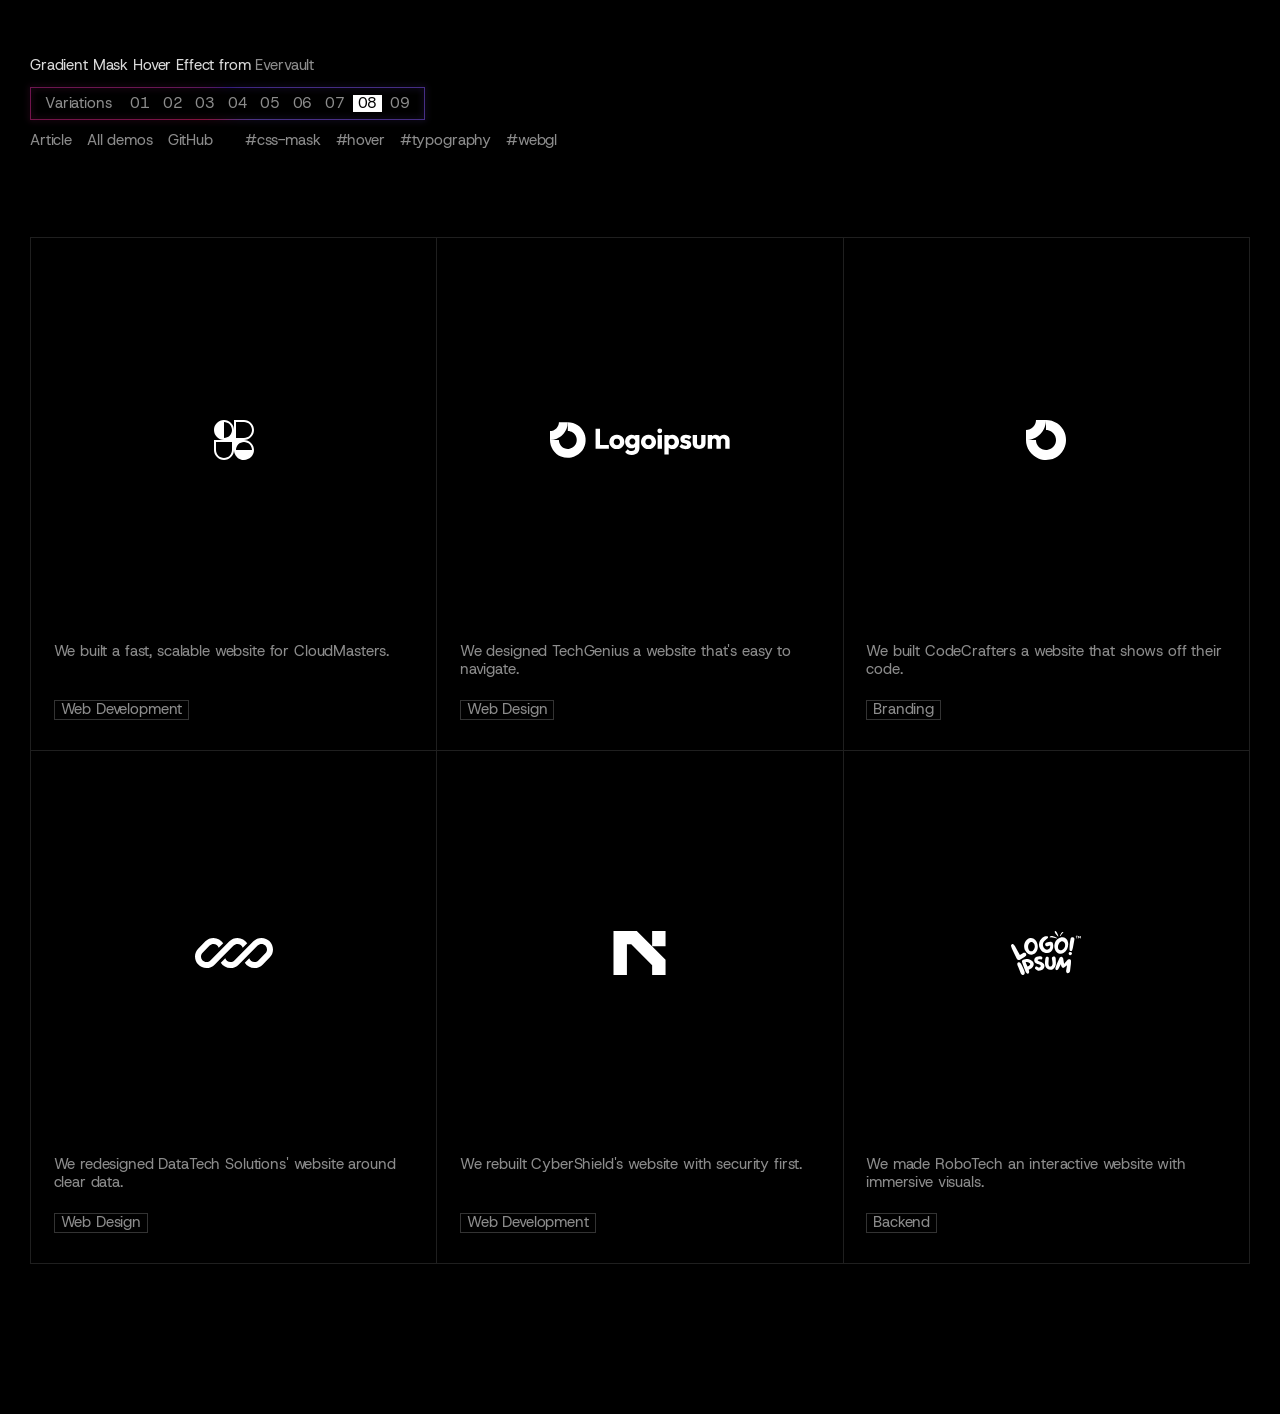
<file: index8.html>
<!DOCTYPE html>
<html lang="en">
	<head>
		<meta charset="UTF-8" />
		<meta name="viewport" content="width=device-width, initial-scale=1">
		<title>Sorting Code Hover Effect | Codrops</title>
		<meta name="description" content="Near the pointer, each column of code sorts itself by ink weight, then shuffles back. Made with WebGL. Part of Codrops' Gradient Mask Hover Effect." />
		<meta name="keywords" content="hover effect, gradient mask, grid, evervault, css, javascript, gsap, webgl" />
		<meta name="author" content="Codrops" />
		<link rel="canonical" href="https://tympanus.net/Tutorials/AnimatedCodeBackground/index8.html" />
		<meta property="og:type" content="website" />
		<meta property="og:site_name" content="Codrops" />
		<meta property="og:title" content="Sorting Code Hover Effect | Codrops" />
		<meta property="og:description" content="Near the pointer, each column of code sorts itself by ink weight, then shuffles back. Made with WebGL. Part of Codrops' Gradient Mask Hover Effect." />
		<meta property="og:url" content="https://tympanus.net/Tutorials/AnimatedCodeBackground/index8.html" />
		<meta name="twitter:card" content="summary_large_image" />
		<meta name="twitter:site" content="@codrops" />
		<meta name="twitter:title" content="Sorting Code Hover Effect | Codrops" />
		<meta name="twitter:description" content="Near the pointer, each column of code sorts itself by ink weight, then shuffles back. Made with WebGL. Part of Codrops' Gradient Mask Hover Effect." />
		<script type="application/ld+json">
		{
			"@context": "https://schema.org",
			"@type": "WebPage",
			"name": "Sorting Code Hover Effect",
			"description": "Near the pointer, each column of code sorts itself by ink weight, then shuffles back. Made with WebGL. Part of Codrops' Gradient Mask Hover Effect.",
			"url": "https://tympanus.net/Tutorials/AnimatedCodeBackground/index8.html",
			"author": { "@type": "Organization", "name": "Codrops", "url": "https://tympanus.net/codrops/" },
			"relatedLink": [
				"https://tympanus.net/codrops/2023/05/17/recreating-the-gradient-mask-hover-effect-from-evervault/",
				"https://github.com/codrops/AnimatedCodeBackground"
			]
		}
		</script>
		<link rel="icon" type="image/svg+xml" href="https://tympanus.net/favicon/favicon.svg" />
		<link rel="shortcut icon" href="https://tympanus.net/favicon/favicon.ico" />
		<link rel="preload" href="fonts/HostGrotesk-Regular.woff2" as="font" type="font/woff2" crossorigin />
		<link rel="stylesheet" type="text/css" href="css/base.css" />
		<!-- Added on the live server only, leave commented out in the repo -->
		<!--script src="//tympanus.net/codrops/adpacks/analytics.js"></script-->
	</head>
	<body class="demo-8">
		<main>
			<header class="frame">
				<h1 class="frame__title">Gradient Mask Hover Effect from <a href="https://evervault.com/customers">Evervault</a></h1>
				<nav class="frame__links" aria-label="Demo links">
					<a href="https://tympanus.net/codrops/?p=72017">Article</a>
					<a href="https://tympanus.net/codrops/hub/">All demos</a>
					<a href="https://github.com/codrops/AnimatedCodeBackground">GitHub</a>
				</nav>
				<nav class="frame__tags" aria-label="Tags">
					<a href="https://tympanus.net/codrops/hub/tag/css-mask/">#css-mask</a>
					<a href="https://tympanus.net/codrops/hub/tag/hover/">#hover</a>
					<a href="https://tympanus.net/codrops/hub/tag/typography/">#typography</a>
					<a href="https://tympanus.net/codrops/hub/tag/webgl/">#webgl</a>
				</nav>
				<nav class="frame__demos" aria-label="Variations">
					<span class="frame__demos-label">Variations</span>
					<a class="frame__demo" href="index.html">01</a>
					<a class="frame__demo" href="index2.html">02</a>
					<a class="frame__demo" href="index3.html">03</a>
					<a class="frame__demo" href="index4.html">04</a>
					<a class="frame__demo" href="index5.html">05</a>
					<a class="frame__demo" href="index6.html">06</a>
					<a class="frame__demo" href="index7.html">07</a>
					<span class="frame__demo frame__demo--current" aria-current="page">08</span>
					<a class="frame__demo" href="index9.html">09</a>
				</nav>
			</header>
			<div class="grid">
				<div class="grid__item">
					<div class="grid__item-img">
						<div class="grid__item-img-deco" aria-hidden="true"></div>
						<svg id="logo-85" aria-hidden="true" width="40" height="40" viewBox="0 0 40 40" fill="none" xmlns="http://www.w3.org/2000/svg"><path fill-rule="evenodd" clip-rule="evenodd" d="M10 0C15.5228 0 20 4.47715 20 10V0H30C35.5228 0 40 4.47715 40 10C40 15.5228 35.5228 20 30 20C35.5228 20 40 24.4772 40 30C40 32.7423 38.8961 35.2268 37.1085 37.0334L37.0711 37.0711L37.0379 37.1041C35.2309 38.8943 32.7446 40 30 40C27.2741 40 24.8029 38.9093 22.999 37.1405C22.9756 37.1175 22.9522 37.0943 22.9289 37.0711C22.907 37.0492 22.8852 37.0272 22.8635 37.0051C21.0924 35.2009 20 32.728 20 30C20 35.5228 15.5228 40 10 40C4.47715 40 0 35.5228 0 30V20H10C4.47715 20 0 15.5228 0 10C0 4.47715 4.47715 0 10 0ZM18 10C18 14.4183 14.4183 18 10 18V2C14.4183 2 18 5.58172 18 10ZM38 30C38 25.5817 34.4183 22 30 22C25.5817 22 22 25.5817 22 30H38ZM2 22V30C2 34.4183 5.58172 38 10 38C14.4183 38 18 34.4183 18 30V22H2ZM22 18V2L30 2C34.4183 2 38 5.58172 38 10C38 14.4183 34.4183 18 30 18H22Z" fill="#ffffff" stop-color="#ffffff"></path></svg>
					</div>
					<p class="grid__item-label">We built a fast, scalable website for CloudMasters.</p>
					<span class="grid__item-tag">Web Development</span>
				</div>
				<div class="grid__item">
					<div class="grid__item-img">
						<div class="grid__item-img-deco" aria-hidden="true"></div>
						<svg id="logo-87" aria-hidden="true" width="202" height="40" viewBox="0 0 202 40" fill="none" xmlns="http://www.w3.org/2000/svg"><path fill-rule="evenodd" clip-rule="evenodd" d="M25.5557 11.6853C23.9112 10.5865 21.9778 10 20 10V0C23.9556 0 27.8224 1.17298 31.1114 3.37061C34.4004 5.56823 36.9638 8.69181 38.4776 12.3463C39.9913 16.0008 40.3874 20.0222 39.6157 23.9018C38.844 27.7814 36.9392 31.3451 34.1421 34.1421C31.3451 36.9392 27.7814 38.844 23.9018 39.6157C20.0222 40.3874 16.0008 39.9913 12.3463 38.4776C8.6918 36.9638 5.56823 34.4004 3.37061 31.1114C1.17298 27.8224 0 23.9556 0 20H10C10 21.9778 10.5865 23.9112 11.6853 25.5557C12.7841 27.2002 14.3459 28.4819 16.1732 29.2388C18.0004 29.9957 20.0111 30.1937 21.9509 29.8078C23.8907 29.422 25.6725 28.4696 27.0711 27.0711C28.4696 25.6725 29.422 23.8907 29.8078 21.9509C30.1937 20.0111 29.9957 18.0004 29.2388 16.1732C28.4819 14.3459 27.2002 12.7841 25.5557 11.6853Z" fill="#ffffff" stop-color="#ffffff"></path><path fill-rule="evenodd" clip-rule="evenodd" d="M10 1.47023e-06C10 1.31322 9.74135 2.61358 9.2388 3.82684C8.73625 5.04009 7.99966 6.14248 7.07107 7.07107C6.14249 7.99966 5.0401 8.73625 3.82684 9.2388C2.61358 9.74134 1.31322 10 6.15916e-06 10L5.72205e-06 20C2.62644 20 5.22716 19.4827 7.65368 18.4776C10.0802 17.4725 12.285 15.9993 14.1421 14.1421C15.9993 12.285 17.4725 10.0802 18.4776 7.65367C19.4827 5.22715 20 2.62643 20 -3.8147e-06L10 1.47023e-06Z" fill="#ffffff" stop-color="#ffffff"></path><path d="M125.619 14.4525H120.767V29.8648H125.619V14.4525Z" fill="#ffffff" stop-color="#ffffff"></path><path d="M121.307 11.5666C121.814 12.074 122.448 12.3277 123.209 12.3277C123.97 12.3277 124.594 12.074 125.08 11.5666C125.567 11.0381 125.81 10.4038 125.81 9.66385C125.81 8.90277 125.567 8.26849 125.08 7.76111C124.594 7.25369 123.97 7 123.209 7C122.448 7 121.814 7.25369 121.307 7.76111C120.82 8.26849 120.577 8.90277 120.577 9.66385C120.577 10.4038 120.82 11.0381 121.307 11.5666Z" fill="#ffffff" stop-color="#ffffff"></path><path d="M51.1562 29.8648V7.47568H56.1351V25.4885H66.0612V29.8648H51.1562Z" fill="#ffffff" stop-color="#ffffff"></path><path fill-rule="evenodd" clip-rule="evenodd" d="M75.0274 30.2136C73.4418 30.2136 72.0042 29.8648 70.7145 29.1671C69.446 28.4483 68.4418 27.4758 67.7018 26.2495C66.9619 25.0233 66.5919 23.6491 66.5919 22.1269C66.5919 20.6047 66.9619 19.2411 67.7018 18.036C68.4418 16.8309 69.446 15.8795 70.7145 15.1819C71.983 14.463 73.4207 14.1036 75.0274 14.1036C76.6342 14.1036 78.0718 14.4525 79.3403 15.1501C80.6088 15.8478 81.6131 16.8098 82.353 18.036C83.093 19.2411 83.463 20.6047 83.463 22.1269C83.463 23.6491 83.093 25.0233 82.353 26.2495C81.6131 27.4758 80.6088 28.4483 79.3403 29.1671C78.0718 29.8648 76.6342 30.2136 75.0274 30.2136ZM75.0274 25.8056C75.7251 25.8056 76.3382 25.6576 76.8668 25.3616C77.3953 25.0445 77.797 24.6111 78.0718 24.0614C78.3678 23.4906 78.5158 22.8457 78.5158 22.1269C78.5158 21.4081 78.3678 20.7844 78.0718 20.2559C77.7758 19.7062 77.3636 19.2834 76.835 18.9874C76.3276 18.6702 75.7251 18.5117 75.0274 18.5117C74.3509 18.5117 73.7484 18.6702 73.2198 18.9874C72.6913 19.2834 72.279 19.7062 71.983 20.2559C71.687 20.8056 71.5391 21.4398 71.5391 22.1586C71.5391 22.8563 71.687 23.4906 71.983 24.0614C72.279 24.6111 72.6913 25.0445 73.2198 25.3616C73.7484 25.6576 74.3509 25.8056 75.0274 25.8056Z" fill="#ffffff" stop-color="#ffffff"></path><path fill-rule="evenodd" clip-rule="evenodd" d="M87.3057 35.8902C88.5953 36.4821 90.0858 36.7781 91.7772 36.7781C93.4262 36.7781 94.8956 36.4504 96.1852 35.795C97.4749 35.1396 98.4896 34.2306 99.2296 33.0678C99.9695 31.905 100.34 30.5308 100.34 28.9451V14.4525H95.5826V15.488C95.2288 15.1902 94.827 14.9402 94.3776 14.7379C93.553 14.3362 92.6122 14.1353 91.5552 14.1353C90.1387 14.1353 88.8807 14.4736 87.7814 15.1501C86.6819 15.8055 85.8152 16.7146 85.1809 17.8774C84.5466 19.0191 84.2296 20.3087 84.2296 21.7464C84.2296 23.1629 84.5466 24.4525 85.1809 25.6153C85.8152 26.7781 86.6819 27.6978 87.7814 28.3743C88.8807 29.0508 90.1387 29.3891 91.5552 29.3891C92.5911 29.3891 93.5319 29.1883 94.3776 28.7866C94.7872 28.592 95.1572 28.3627 95.4875 28.0986V29.072C95.4875 30.1502 95.1387 30.9853 94.441 31.5773C93.7645 32.1693 92.8237 32.4652 91.6186 32.4652C90.6461 32.4652 89.811 32.2961 89.1133 31.9578C88.4368 31.6196 87.8236 31.1227 87.2739 30.4673L84.293 33.4483C85.0329 34.5054 86.0372 35.3194 87.3057 35.8902ZM94.219 24.6322C93.7327 24.9282 93.1514 25.0762 92.4748 25.0762C91.7983 25.0762 91.2063 24.9282 90.6989 24.6322C90.2126 24.3362 89.8321 23.9345 89.5573 23.4271C89.2824 22.8986 89.145 22.3383 89.145 21.7464C89.145 21.1121 89.2824 20.5413 89.5573 20.0339C89.8321 19.5265 90.2232 19.1248 90.7306 18.8288C91.238 18.5328 91.8194 18.3848 92.4748 18.3848C93.1514 18.3848 93.7327 18.5328 94.219 18.8288C94.7264 19.1248 95.1069 19.5265 95.3607 20.0339C95.6355 20.5413 95.7729 21.1121 95.7729 21.7464C95.7729 22.3806 95.6355 22.9514 95.3607 23.4588C95.1069 23.9451 94.7264 24.3362 94.219 24.6322Z" fill="#ffffff" stop-color="#ffffff"></path><path fill-rule="evenodd" clip-rule="evenodd" d="M110.551 30.2136C108.965 30.2136 107.527 29.8648 106.238 29.1671C104.969 28.4483 103.965 27.4758 103.225 26.2495C102.485 25.0233 102.115 23.6491 102.115 22.1269C102.115 20.6047 102.485 19.2411 103.225 18.036C103.965 16.8309 104.969 15.8795 106.238 15.1819C107.506 14.463 108.944 14.1036 110.551 14.1036C112.157 14.1036 113.595 14.4525 114.863 15.1501C116.132 15.8478 117.136 16.8098 117.876 18.036C118.616 19.2411 118.986 20.6047 118.986 22.1269C118.986 23.6491 118.616 25.0233 117.876 26.2495C117.136 27.4758 116.132 28.4483 114.863 29.1671C113.595 29.8648 112.157 30.2136 110.551 30.2136ZM110.551 25.8056C111.248 25.8056 111.861 25.6576 112.39 25.3616C112.918 25.0445 113.32 24.6111 113.595 24.0614C113.891 23.4906 114.039 22.8457 114.039 22.1269C114.039 21.4081 113.891 20.7844 113.595 20.2559C113.299 19.7062 112.887 19.2834 112.358 18.9874C111.851 18.6702 111.248 18.5117 110.551 18.5117C109.874 18.5117 109.271 18.6702 108.743 18.9874C108.214 19.2834 107.802 19.7062 107.506 20.2559C107.21 20.8056 107.062 21.4398 107.062 22.1586C107.062 22.8563 107.21 23.4906 107.506 24.0614C107.802 24.6111 108.214 25.0445 108.743 25.3616C109.271 25.6576 109.874 25.8056 110.551 25.8056Z" fill="#ffffff" stop-color="#ffffff"></path><path fill-rule="evenodd" clip-rule="evenodd" d="M137.281 30.1819C136.246 30.1819 135.294 29.9811 134.427 29.5794C133.971 29.368 133.559 29.1156 133.191 28.8222V36.3659H128.402V14.4525H133.254V15.5162C133.606 15.2283 133.997 14.9794 134.427 14.7696C135.294 14.3467 136.246 14.1353 137.281 14.1353C138.74 14.1353 140.03 14.4842 141.15 15.1819C142.292 15.8795 143.18 16.8309 143.814 18.036C144.47 19.2411 144.797 20.6153 144.797 22.1586C144.797 23.702 144.47 25.0762 143.814 26.2813C143.18 27.4864 142.292 28.4377 141.15 29.1354C140.03 29.8331 138.74 30.1819 137.281 30.1819ZM136.394 25.8056C137.091 25.8056 137.694 25.647 138.201 25.3299C138.73 25.0128 139.142 24.5793 139.438 24.0297C139.734 23.48 139.882 22.8563 139.882 22.1586C139.882 21.4398 139.734 20.8056 139.438 20.2559C139.142 19.7062 138.73 19.2834 138.201 18.9874C137.694 18.6702 137.102 18.5117 136.425 18.5117C135.749 18.5117 135.146 18.6702 134.618 18.9874C134.11 19.2834 133.709 19.7062 133.413 20.2559C133.117 20.8056 132.969 21.4398 132.969 22.1586C132.969 22.8563 133.106 23.48 133.381 24.0297C133.677 24.5793 134.089 25.0128 134.618 25.3299C135.146 25.647 135.738 25.8056 136.394 25.8056Z" fill="#ffffff" stop-color="#ffffff"></path><path d="M149.546 29.8965C150.434 30.1291 151.332 30.2453 152.241 30.2453C154.165 30.2453 155.687 29.8014 156.808 28.9134C157.949 28.0255 158.52 26.831 158.52 25.3299C158.52 24.3574 158.341 23.5751 157.981 22.9832C157.622 22.3701 157.157 21.8838 156.586 21.5244C156.015 21.165 155.412 20.8795 154.778 20.6681C154.144 20.4567 153.541 20.277 152.971 20.129C152.4 19.981 151.935 19.8119 151.575 19.6216C151.216 19.4313 151.036 19.1776 151.036 18.8605C151.036 18.5645 151.174 18.3425 151.448 18.1945C151.723 18.0254 152.135 17.9409 152.685 17.9409C153.256 17.9409 153.837 18.0571 154.429 18.2897C155.042 18.5222 155.592 18.924 156.078 19.4948L158.837 16.7041C158.14 15.8161 157.231 15.1501 156.11 14.7062C155.011 14.2411 153.806 14.0085 152.495 14.0085C151.248 14.0085 150.159 14.2199 149.229 14.6427C148.298 15.0656 147.579 15.647 147.072 16.3869C146.565 17.1057 146.311 17.962 146.311 18.9557C146.311 19.8859 146.491 20.6576 146.85 21.2707C147.209 21.8626 147.675 22.3278 148.245 22.666C148.816 23.0043 149.419 23.2686 150.053 23.4588C150.687 23.6491 151.29 23.8288 151.861 23.998C152.431 24.146 152.897 24.3257 153.256 24.5371C153.637 24.7274 153.827 25.0128 153.827 25.3933C153.827 25.6893 153.668 25.9218 153.351 26.091C153.055 26.2601 152.622 26.3447 152.051 26.3447C151.226 26.3447 150.465 26.1967 149.768 25.9007C149.07 25.5836 148.467 25.1502 147.96 24.6005L145.201 27.3912C145.73 27.962 146.364 28.4695 147.104 28.9134C147.865 29.3362 148.679 29.6639 149.546 29.8965Z" fill="#ffffff" stop-color="#ffffff"></path><path d="M167.368 30.2136C165.952 30.2136 164.694 29.9282 163.595 29.3574C162.516 28.7654 161.671 27.962 161.058 26.9472C160.444 25.9113 160.138 24.7274 160.138 23.3954V14.4525H164.99V23.332C164.99 23.8605 165.074 24.3151 165.244 24.6956C165.434 25.0762 165.709 25.3722 166.068 25.5836C166.428 25.795 166.861 25.9007 167.368 25.9007C168.087 25.9007 168.658 25.6787 169.081 25.2347C169.504 24.7696 169.715 24.1354 169.715 23.332V14.4525H174.567V23.3637C174.567 24.7168 174.261 25.9113 173.647 26.9472C173.034 27.962 172.189 28.7654 171.11 29.3574C170.032 29.9282 168.785 30.2136 167.368 30.2136Z" fill="#ffffff" stop-color="#ffffff"></path><path d="M181.831 14.4525H176.979V29.8648H181.831V20.8584C181.831 20.3299 181.937 19.8859 182.148 19.5265C182.381 19.1671 182.688 18.8922 183.068 18.702C183.449 18.4905 183.882 18.3848 184.368 18.3848C185.066 18.3848 185.647 18.6068 186.112 19.0508C186.599 19.4736 186.842 20.0762 186.842 20.8584V29.8648H191.694V20.8584C191.694 20.3299 191.8 19.8859 192.011 19.5265C192.244 19.1671 192.55 18.8922 192.931 18.702C193.311 18.4905 193.745 18.3848 194.231 18.3848C194.929 18.3848 195.51 18.6068 195.975 19.0508C196.461 19.4736 196.704 20.0762 196.704 20.8584V29.8648H201.557V20.3193C201.557 19.0297 201.282 17.9303 200.732 17.0212C200.203 16.0909 199.474 15.3827 198.544 14.8965C197.635 14.389 196.588 14.1353 195.404 14.1353C194.199 14.1353 193.11 14.3996 192.138 14.9282C191.506 15.2649 190.954 15.6995 190.481 16.2319C190.04 15.675 189.504 15.2193 188.871 14.8647C188.026 14.3785 187.064 14.1353 185.986 14.1353C184.844 14.1353 183.819 14.3785 182.91 14.8647C182.514 15.067 182.155 15.3093 181.831 15.5916V14.4525Z" fill="#ffffff" stop-color="#ffffff"></path></svg>
					</div>
					<p class="grid__item-label">We designed TechGenius a website that's easy to navigate.</p>
					<span class="grid__item-tag">Web Design</span>
				</div>
				<div class="grid__item">
					<div class="grid__item-img">
						<div class="grid__item-img-deco" aria-hidden="true"></div>
						<svg id="logo-86" aria-hidden="true" width="40" height="40" viewBox="0 0 40 40" fill="none" xmlns="http://www.w3.org/2000/svg"><path fill-rule="evenodd" clip-rule="evenodd" d="M25.5557 11.6853C23.9112 10.5865 21.9778 10 20 10V0C23.9556 0 27.8224 1.17298 31.1114 3.37061C34.4004 5.56823 36.9638 8.69181 38.4776 12.3463C39.9913 16.0008 40.3874 20.0222 39.6157 23.9018C38.844 27.7814 36.9392 31.3451 34.1421 34.1421C31.3451 36.9392 27.7814 38.844 23.9018 39.6157C20.0222 40.3874 16.0008 39.9913 12.3463 38.4776C8.69181 36.9638 5.56823 34.4004 3.37061 31.1114C1.17298 27.8224 0 23.9556 0 20H10C10 21.9778 10.5865 23.9112 11.6853 25.5557C12.7841 27.2002 14.3459 28.4819 16.1732 29.2388C18.0004 29.9957 20.0111 30.1937 21.9509 29.8078C23.8907 29.422 25.6725 28.4696 27.0711 27.0711C28.4696 25.6725 29.422 23.8907 29.8078 21.9509C30.1937 20.0111 29.9957 18.0004 29.2388 16.1732C28.4819 14.3459 27.2002 12.7841 25.5557 11.6853Z" fill="#ffffff" stop-color="#ffffff"></path><path fill-rule="evenodd" clip-rule="evenodd" d="M10 5.16562e-07C10 1.31322 9.74135 2.61358 9.2388 3.82683C8.73625 5.04009 7.99966 6.14248 7.07107 7.07107C6.14249 7.99966 5.0401 8.73625 3.82684 9.2388C2.61358 9.74134 1.31322 10 5.4439e-06 10L5.00679e-06 20C2.62644 20 5.22716 19.4827 7.65368 18.4776C10.0802 17.4725 12.285 15.9993 14.1421 14.1421C15.9993 12.285 17.4725 10.0802 18.4776 7.65367C19.4827 5.22715 20 2.62643 20 -3.81469e-06L10 5.16562e-07Z" fill="#ffffff" stop-color="#ffffff"></path></svg>
					</div>
					<p class="grid__item-label">We built CodeCrafters a website that shows off their code.</p>
					<span class="grid__item-tag">Branding</span>
				</div>
				<div class="grid__item">
					<div class="grid__item-img">
						<div class="grid__item-img-deco" aria-hidden="true"></div>
						<svg id="logo-70" aria-hidden="true" width="78" height="30" viewBox="0 0 78 30" fill="none" xmlns="http://www.w3.org/2000/svg"> <path d="M18.5147 0C15.4686 0 12.5473 1.21005 10.3934 3.36396L3.36396 10.3934C1.21005 12.5473 0 15.4686 0 18.5147C0 24.8579 5.14214 30 11.4853 30C14.5314 30 17.4527 28.7899 19.6066 26.636L24.4689 21.7737C24.469 21.7738 24.4689 21.7736 24.4689 21.7737L38.636 7.6066C39.6647 6.57791 41.0599 6 42.5147 6C44.9503 6 47.0152 7.58741 47.7311 9.78407L52.2022 5.31296C50.1625 2.11834 46.586 0 42.5147 0C39.4686 0 36.5473 1.21005 34.3934 3.36396L15.364 22.3934C14.3353 23.4221 12.9401 24 11.4853 24C8.45584 24 6 21.5442 6 18.5147C6 17.0599 6.57791 15.6647 7.6066 14.636L14.636 7.6066C15.6647 6.57791 17.0599 6 18.5147 6C20.9504 6 23.0152 7.58748 23.7311 9.78421L28.2023 5.31307C26.1626 2.1184 22.5861 0 18.5147 0Z" fill="#ffffff" stop-color="#ffffff"></path> <path d="M39.364 22.3934C38.3353 23.4221 36.9401 24 35.4853 24C33.05 24 30.9853 22.413 30.2692 20.2167L25.7982 24.6877C27.838 27.8819 31.4143 30 35.4853 30C38.5314 30 41.4527 28.7899 43.6066 26.636L62.636 7.6066C63.6647 6.57791 65.0599 6 66.5147 6C69.5442 6 72 8.45584 72 11.4853C72 12.9401 71.4221 14.3353 70.3934 15.364L63.364 22.3934C62.3353 23.4221 60.9401 24 59.4853 24C57.0498 24 54.985 22.4127 54.269 20.2162L49.798 24.6873C51.8377 27.8818 55.4141 30 59.4853 30C62.5314 30 65.4527 28.7899 67.6066 26.636L74.636 19.6066C76.7899 17.4527 78 14.5314 78 11.4853C78 5.14214 72.8579 0 66.5147 0C63.4686 0 60.5473 1.21005 58.3934 3.36396L39.364 22.3934Z" fill="#ffffff" stop-color="#ffffff"></path> </svg>
					</div>
					<p class="grid__item-label">We redesigned DataTech Solutions' website around clear data.</p>
					<span class="grid__item-tag">Web Design</span>
				</div>
				<div class="grid__item">
					<div class="grid__item-img">
						<div class="grid__item-img-deco" aria-hidden="true"></div>
						<svg id="logo-72" aria-hidden="true" width="52" height="44" viewBox="0 0 53 44" fill="none" xmlns="http://www.w3.org/2000/svg"> <path d="M23.2997 0L52.0461 28.6301V44H38.6311V34.1553L17.7522 13.3607L13.415 13.3607L13.415 44H0L0 0L23.2997 0ZM38.6311 15.2694V0L52.0461 0V15.2694L38.6311 15.2694Z" fill="#fff"></path> </svg>
					</div>
					<p class="grid__item-label">We rebuilt CyberShield's website with security first.</p>
					<span class="grid__item-tag">Web Development</span>
				</div>
				<div class="grid__item">
					<div class="grid__item-img">
						<div class="grid__item-img-deco" aria-hidden="true"></div>
						<svg id="logo-74" aria-hidden="true" width="70" height="44" viewBox="0 0 70 44" fill="none" xmlns="http://www.w3.org/2000/svg">
							<path d="M65.5268 5.40852C65.5268 5.45982 65.5268 5.52395 65.5137 5.56243C65.4481 6.06264 65.4481 6.56285 65.4874 7.07589C65.5137 7.20415 65.5399 7.33241 65.6449 7.43502C65.8154 7.6274 66.0777 7.58893 66.1827 7.35806C66.2352 7.24263 66.2352 7.12719 66.2089 7.01176C66.0777 6.52437 66.0515 6.01134 66.0384 5.51112C66.0384 5.48547 66.0384 5.44699 66.0384 5.40852C66.1827 5.39569 66.3139 5.38286 66.4319 5.38286C66.5238 5.37004 66.6025 5.35721 66.6681 5.31873C66.8648 5.21613 66.8648 4.99809 66.6549 4.89548C66.5762 4.857 66.4713 4.84417 66.3795 4.84417C66.0515 4.857 65.7236 4.857 65.3956 4.857C65.2776 4.857 65.1595 4.86983 65.0414 4.88265C64.9758 4.89548 64.8971 4.89548 64.8447 4.93396C64.7528 4.97243 64.7004 5.03656 64.7004 5.12634C64.7135 5.21613 64.7528 5.26743 64.8447 5.30591C64.8971 5.34439 64.9627 5.35721 65.0283 5.35721C65.1857 5.37004 65.3563 5.39569 65.5268 5.40852ZM69.1342 5.99851C69.1342 6.01134 69.1473 6.02416 69.1473 6.02416C69.1998 6.37046 69.2523 6.70394 69.2916 7.03741C69.3048 7.15284 69.3179 7.25545 69.3966 7.34523C69.5671 7.56327 69.8295 7.53762 69.9475 7.30676C70 7.19132 70.0131 7.07589 69.9869 6.94763C69.9082 6.56285 69.8688 6.17807 69.7901 5.80612C69.7376 5.57525 69.6721 5.35721 69.6065 5.152C69.5671 5.02374 69.4753 4.93395 69.3179 4.92113C69.1605 4.89548 69.0424 4.97243 68.9768 5.08787C68.8981 5.19047 68.8325 5.29308 68.78 5.40852C68.6882 5.61373 68.6095 5.81895 68.5046 6.01134C68.4914 6.06264 68.4783 6.10112 68.4521 6.13959C68.439 6.11394 68.4259 6.10112 68.4259 6.10112C68.2553 5.78047 68.0979 5.45982 67.9274 5.152C67.9011 5.12634 67.888 5.10069 67.8749 5.07504C67.7962 4.95961 67.7044 4.89548 67.5601 4.89548C67.4289 4.9083 67.3239 4.98526 67.2584 5.10069C67.2321 5.152 67.2321 5.19047 67.219 5.24178C67.1665 5.65221 67.1009 6.06264 67.0485 6.47307C67.0222 6.70394 67.0091 6.9348 67.0091 7.16567C66.996 7.21697 67.0091 7.2811 67.0353 7.33241C67.0616 7.43501 67.1403 7.49915 67.2452 7.51197C67.3764 7.5248 67.4682 7.48632 67.5076 7.38371C67.5469 7.30676 67.5601 7.24263 67.5732 7.1785C67.6257 6.94763 67.665 6.72959 67.7044 6.51155C67.7306 6.38329 67.7437 6.28068 67.7831 6.13959C67.8093 6.1909 67.8355 6.22938 67.8618 6.26785C67.9798 6.42177 68.0979 6.57568 68.2422 6.70394C68.3865 6.80654 68.5046 6.79372 68.6226 6.67828C68.6489 6.65263 68.662 6.63981 68.6882 6.61415C68.8063 6.43459 68.9506 6.25503 69.0686 6.07546C69.0949 6.04981 69.108 6.02416 69.1342 5.99851Z" fill="#ffffff" stop-color="#ffffff"></path>
							<path d="M38.9087 5.6605C38.8175 5.90425 38.8001 6.07986 38.8422 6.22582C38.8887 6.4243 39.0094 6.48928 39.1732 6.4388C40.714 6.06627 44.0927 7.12367 45.3436 7.41838C45.6386 7.48026 45.8786 7.10791 45.6773 6.77407C45.3835 6.45077 42.0063 5.0666 40.7177 4.99113C40.2126 4.96322 39.3096 4.83658 38.9087 5.6605Z" fill="#ffffff" stop-color="#ffffff"></path><path d="M52.1133 1.17982C52.2775 1.27249 52.3693 1.36089 52.4146 1.45966C52.4821 1.58922 52.4465 1.67886 52.3331 1.7246C51.3146 2.21062 49.9593 4.30303 49.4122 5.02468C49.2796 5.19069 48.9737 5.09422 48.9275 4.82122C48.937 4.51254 50.1384 2.24181 50.8089 1.62334C51.0724 1.38187 51.5077 0.908078 52.1133 1.17982Z" fill="#ffffff" stop-color="#ffffff"></path><path d="M44.0023 0.149796C44.1996 0.00441887 44.4046 -0.0465256 44.5093 0.0479512C46.046 1.3329 46.8609 3.36773 47.3655 5.23057C47.3845 5.27397 47.3857 5.33625 47.3705 5.40122C47.3642 5.45675 47.3227 5.51541 47.2568 5.5608C47.1864 5.61091 47.1258 5.62617 47.0973 5.58299C46.4238 4.68732 42.5771 1.20242 44.0023 0.149796Z" fill="#ffffff" stop-color="#ffffff"></path><path d="M11.461 22.4276C11.8293 22.1595 12.2297 21.9363 12.6534 21.7631C13.0967 21.6392 13.5692 21.6597 13.9995 21.8217C14.4297 21.9837 14.7944 22.2782 15.0382 22.6608C15.2563 23.0424 15.3416 23.483 15.2814 23.9162C15.2212 24.3493 15.0187 24.7516 14.7043 25.0625C14.4606 25.3145 14.1839 25.534 13.8816 25.7154C12.5342 26.5665 11.1748 27.3709 9.81547 28.222C9.53732 28.435 9.24225 28.6261 8.93308 28.7933C8.46281 29.0226 7.92537 29.084 7.41368 28.9669C6.902 28.8499 6.44826 28.5616 6.13092 28.1521C5.89369 27.8621 5.69348 27.545 5.53471 27.2077C4.24691 24.5612 2.91142 21.9263 1.67131 19.2331C1.09895 18.0673 0.633913 16.7265 0.180798 15.4324C-0.0152406 15.0564 -0.0535225 14.6205 0.0741037 14.2173C0.20173 13.8141 0.485195 13.4755 0.864201 13.2735C1.24321 13.0715 1.68785 13.0221 2.10357 13.1357C2.51929 13.2493 2.87329 13.517 3.09027 13.8818C3.75722 14.7484 4.34761 15.6689 4.85504 16.6333C6.14284 18.965 7.37103 21.2967 8.61113 23.5585C8.68334 23.6835 8.76296 23.8041 8.84961 23.9199C9.783 23.5362 10.6609 23.0345 11.461 22.4276Z" fill="#ffffff" stop-color="#ffffff"></path><path d="M24.7761 21.6142C21.8309 24.9835 16.8943 24.1324 14.4141 19.7954C12.6493 16.7175 12.3393 11.6343 16.1789 8.42817C16.9988 7.75694 17.9792 7.29969 19.0287 7.09907C20.3155 6.9187 21.6277 7.14066 22.7777 7.73324C23.9277 8.32582 24.8567 9.25867 25.432 10.3985C27.5306 14.1293 27.2325 18.886 24.7761 21.6142ZM23.5837 13.7562C23.2708 12.8394 22.6431 12.0567 21.807 11.541C21.3339 11.2113 20.759 11.051 20.1792 11.0871C19.5993 11.1232 19.0499 11.3535 18.6233 11.7392C16.9182 13.2199 16.5604 16.7292 17.8005 18.8161C17.9586 19.1564 18.1907 19.4588 18.4808 19.7022C18.7709 19.9456 19.1119 20.1241 19.4799 20.2251C19.8479 20.3262 20.234 20.3474 20.6113 20.2873C20.9886 20.2271 21.3478 20.0871 21.664 19.877C22.5883 19.1763 23.2664 18.2115 23.604 17.1167C23.9417 16.0218 23.9221 14.8513 23.548 13.7679L23.5837 13.7562Z" fill="#ffffff" stop-color="#ffffff"></path><path d="M36.7955 15.2252C36.494 15.2886 36.1825 15.2924 35.8794 15.2363C35.5764 15.1802 35.2878 15.0655 35.0308 14.8988C34.8059 14.773 34.6123 14.6001 34.4639 14.3924C34.3156 14.1847 34.2162 13.9475 34.1729 13.6977C34.1295 13.448 34.1434 13.192 34.2133 12.9481C34.2833 12.7042 34.4078 12.4785 34.5777 12.2872C34.8737 11.9028 35.2939 11.6276 35.7701 11.5061C37.0134 11.1533 38.2933 10.9382 39.5858 10.8649C39.8698 10.8326 40.1575 10.8561 40.432 10.934C40.7066 11.012 40.9624 11.1427 41.1846 11.3187C41.4067 11.4946 41.5907 11.7122 41.7257 11.9586C41.8606 12.205 41.9439 12.4753 41.9706 12.7536C42.3432 14.1206 42.384 15.5539 42.0898 16.9391C41.0167 21.416 37.3202 22.9549 33.1706 21.5209C32.0058 21.1375 30.9845 20.4231 30.2373 19.469C29.2407 18.32 28.5341 16.9583 28.1744 15.4934C27.883 14.1889 27.9149 12.8353 28.2676 11.5454C28.6202 10.2555 29.2833 9.06675 30.2015 8.07845C31.0729 7.00428 32.2039 6.15891 33.4926 5.61846C34.3069 5.17961 35.2598 5.05483 36.1636 5.2687C36.3686 5.32418 36.5547 5.43228 36.7026 5.58179C36.8505 5.73131 36.9548 5.91678 37.0047 6.11899C37.0546 6.32119 37.0482 6.53276 36.9863 6.73176C36.9243 6.93075 36.8091 7.10992 36.6525 7.25068C36.3547 7.51423 36.0312 7.74853 35.6866 7.9502C34.6265 8.61027 33.704 9.46082 32.9679 10.4568C32.4854 11.1013 32.1531 11.8414 31.9945 12.6249C31.8358 13.4084 31.8547 14.2164 32.0498 14.9921C32.3202 16.0497 32.9203 16.999 33.7668 17.7085C36.3901 20.0403 39.8004 17.7901 39.2042 14.6073C38.3338 14.8172 37.5706 15.0387 36.7955 15.2252Z" fill="#ffffff" stop-color="#ffffff"></path><path d="M52.8217 21.8007C48.9464 24.1325 44.5345 21.8007 43.5686 16.9041C42.8651 13.4065 44.2006 8.50982 48.8749 6.64443C49.8694 6.25608 50.9481 6.11973 52.0109 6.24803C53.2878 6.47658 54.4592 7.09121 55.3598 8.00528C56.2604 8.91934 56.845 10.0867 57.0309 11.3429C57.8179 15.505 56.0293 19.947 52.8217 21.8007ZM54.1692 13.9544C54.168 12.9859 53.8176 12.0487 53.1795 11.3079C52.8384 10.8497 52.3453 10.5214 51.7843 10.3789C51.2232 10.2365 50.6291 10.2887 50.103 10.5268C48.0044 11.4128 46.5258 14.6306 47.0624 16.9974C47.1034 17.3688 47.2268 17.727 47.4241 18.0469C47.6214 18.3668 47.8878 18.6407 48.2047 18.8495C48.5215 19.0582 48.8812 19.1968 49.2585 19.2555C49.6359 19.3141 50.0218 19.2915 50.3892 19.1892C51.4985 18.8103 52.459 18.1022 53.1366 17.1637C53.8143 16.2252 54.1753 15.1032 54.1692 13.9544Z" fill="#ffffff" stop-color="#ffffff"></path><path d="M60.9499 22.7801C60.8914 23.2068 60.662 23.5933 60.312 23.8546C59.962 24.1158 59.5202 24.2305 59.0838 24.1733C58.6474 24.1161 58.2521 23.8917 57.9849 23.5495C57.7176 23.2074 57.6004 22.7754 57.6589 22.3487C57.7174 21.922 57.9469 21.5355 58.2968 21.2742C58.6468 21.0129 59.0886 20.8983 59.525 20.9555C59.9614 21.0127 60.3567 21.237 60.624 21.5792C60.8912 21.9214 61.0085 22.3534 60.9499 22.7801ZM59.9125 7.05247C60.1393 6.71382 60.472 6.45593 60.861 6.31726C61.2499 6.17859 61.6743 6.16657 62.0708 6.283C62.4739 6.38161 62.83 6.61262 63.0797 6.93735C63.3293 7.26209 63.4572 7.66082 63.4421 8.06678C63.3895 8.71795 63.2899 9.36468 63.144 10.0021C62.7505 12.159 62.3689 14.3158 61.9516 16.4494C61.7608 17.3005 61.5104 18.1166 61.2361 18.9793C61.1407 19.249 60.9813 19.4927 60.7711 19.6905C60.6404 19.8393 60.4735 19.9534 60.2857 20.0223C60.0979 20.0913 59.8954 20.1128 59.6969 20.0849C59.4984 20.057 59.3102 19.9806 59.1499 19.8628C58.9896 19.7449 58.8623 19.5894 58.7798 19.4107C58.638 19.0901 58.561 18.7456 58.5532 18.3964C58.5532 16.9507 58.5532 15.4934 58.6486 14.036C58.8107 11.9562 59.1295 9.89088 59.6025 7.85692C59.6582 7.58442 59.7631 7.32383 59.9125 7.08745V7.05247Z" fill="#ffffff" stop-color="#ffffff"></path><path fill-rule="evenodd" clip-rule="evenodd" d="M6.42311 32.1488C6.28232 32.4561 6.24371 32.7987 6.31251 33.1284C6.35828 33.563 6.45881 33.9905 6.61181 34.4011C6.80283 34.9039 7.01658 35.4011 7.28014 36.0139C7.34075 36.1549 7.40409 36.3021 7.47037 36.457C7.82579 37.2872 8.27175 38.3482 8.8666 39.8837C9.03497 40.3199 9.18448 40.7597 9.33504 41.2025C9.39586 41.3814 9.4569 41.5609 9.51938 41.7408C9.74334 42.3804 10.1287 42.955 10.6395 43.4104C10.8564 43.6607 11.1441 43.8431 11.4667 43.9343C11.7956 44.0273 12.1454 44.0214 12.4708 43.9174C12.7962 43.8133 13.082 43.6159 13.2911 43.3508C13.4961 43.0909 13.618 42.7777 13.6417 42.4505C13.7747 41.8131 13.7293 41.1522 13.5101 40.5377C13.1622 39.5174 12.7659 38.4956 12.3089 37.4962L12.3068 37.4918C11.555 35.9282 10.7908 34.3754 9.99044 32.822L9.98445 32.8111C9.75015 32.4064 9.44566 32.0446 9.08466 31.742C8.8503 31.4719 8.52703 31.2897 8.17003 31.2269C7.80542 31.1628 7.42938 31.2274 7.10904 31.4093C6.806 31.5785 6.56578 31.8374 6.42311 32.1488Z" fill="#ffffff" stop-color="#ffffff"></path><path fill-rule="evenodd" clip-rule="evenodd" d="M17.9057 28.2986C16.7269 28.0001 15.4958 27.9566 14.2982 28.1712C13.3706 28.2605 12.4583 28.4697 11.8248 28.8841C11.5026 29.095 11.2421 29.3658 11.0972 29.71C10.9515 30.0561 10.9329 30.4519 11.0523 30.8929C11.2703 31.7007 11.5534 32.4861 11.8355 33.269L11.8812 33.3958L11.8823 33.3986C12.7317 35.673 13.5892 37.9397 14.4545 40.1986C14.5554 40.5546 14.6981 40.898 14.8797 41.2219L14.8831 41.2279C15.123 41.6303 15.4307 41.9902 15.7932 42.2925C15.9745 42.4587 16.1987 42.5737 16.4418 42.6251C16.6873 42.6769 16.9426 42.6619 17.1799 42.5815C17.4173 42.5012 17.6275 42.3587 17.7877 42.1695C17.9453 41.9834 18.0485 41.7592 18.0864 41.5206C18.2428 40.8724 18.1927 40.1929 17.9427 39.5733C17.8647 39.3648 17.8035 39.1517 17.739 38.9274C17.7175 38.8526 17.6957 38.7765 17.6727 38.699C19.6534 37.942 21.7609 36.9241 22.502 34.5561C22.7922 33.7378 22.8164 32.8517 22.5712 32.0193C22.3258 31.186 21.8223 30.4474 21.1301 29.9052C20.188 29.1462 19.0875 28.5978 17.9057 28.2986ZM14.6382 31.2031C14.6772 31.1921 14.7165 31.1819 14.7559 31.1724C16.0454 30.9742 17.3647 31.2383 18.4709 31.9159C18.9584 32.2474 19.1581 32.6157 19.1924 32.9701C19.2278 33.335 19.0921 33.7304 18.8195 34.1105C18.3044 34.8285 17.3644 35.4032 16.5153 35.5103C15.8963 34.1165 15.2677 32.6663 14.6382 31.2031Z" fill="#ffffff" stop-color="#ffffff"></path><path d="M25.7646 25.7473C27.1684 25.1134 28.9073 25.0039 30.268 25.4496C30.6107 25.5472 30.908 25.7583 31.1091 26.0468C31.3089 26.3335 31.4011 26.679 31.3703 27.0244C31.3683 27.2486 31.312 27.4692 31.2061 27.6682C31.0983 27.8708 30.9422 28.045 30.751 28.1762C30.5598 28.3073 30.3391 28.3916 30.1076 28.4217C29.876 28.4519 29.6405 28.4271 29.4208 28.3494L29.4041 28.3435L29.3884 28.3354C29.276 28.2779 29.1566 28.2346 29.0331 28.2064L29.0253 28.2047C28.0681 27.9561 27.1652 28.368 26.8354 28.8741C26.6781 29.1154 26.6586 29.359 26.7896 29.5806C26.9299 29.8179 27.274 30.0842 27.9703 30.274C28.1618 30.3254 28.3581 30.375 28.5572 30.4254C29.1078 30.5648 29.68 30.7096 30.2333 30.9103L30.2354 30.9111C32.788 31.8607 33.7385 33.8274 33.4131 35.6772C33.0912 37.5065 31.5287 39.1713 29.179 39.564C28.324 39.7493 27.4342 39.7132 26.5977 39.4593C25.7591 39.2046 25.0032 38.7399 24.4051 38.1111L24.3895 38.0947C24.2007 37.8578 24.0737 37.5795 24.0174 37.2842C23.9656 37.0177 23.9929 36.7423 24.0959 36.4904C24.1983 36.24 24.3715 36.0233 24.595 35.8654C24.8311 35.6864 25.1157 35.579 25.4136 35.5566C25.7105 35.5343 26.0076 35.5974 26.2683 35.738C26.5287 35.861 26.7709 36.0179 26.9883 36.2045L26.9924 36.2079C27.377 36.5518 27.8423 36.6414 28.2885 36.5584C28.7412 36.4742 29.1669 36.2123 29.4407 35.8648C29.7127 35.5195 29.8219 35.1093 29.6923 34.7111C29.5619 34.31 29.1698 33.8606 28.3083 33.4849C28.0831 33.3914 27.8496 33.316 27.6067 33.2426C27.5412 33.2228 27.4746 33.2031 27.4072 33.1831C27.2276 33.1298 27.0428 33.0749 26.8616 33.0144C26.7368 32.9728 26.613 32.9334 26.4904 32.8943C26.1553 32.7876 25.8286 32.6836 25.5142 32.5441C24.8299 32.3163 24.2387 31.8789 23.8286 31.2966C23.4168 30.712 23.2096 30.0129 23.2378 29.3037C23.24 27.5754 24.3533 26.3847 25.7646 25.7473Z" fill="#ffffff" stop-color="#ffffff"></path><path d="M43.5619 25.5632C43.2897 25.4332 42.9887 25.3715 42.6861 25.3836C42.3834 25.3958 42.0886 25.4814 41.8283 25.6329C41.5696 25.7833 41.353 25.9939 41.1978 26.246C41.0555 26.4583 40.957 26.6957 40.9079 26.945C40.8588 27.1941 40.86 27.4501 40.9113 27.6986C40.962 28.018 41.0182 28.3286 41.0737 28.6349C41.1656 29.1418 41.255 29.6373 41.314 30.1425L41.3162 30.1553C41.4505 30.9476 41.5208 31.7489 41.5271 32.5519L41.5277 32.5633C41.5736 33.4305 41.2714 34.2808 40.6859 34.9338L40.6766 34.9454C40.4861 35.1841 40.2314 35.3663 39.9409 35.4716C39.6505 35.5769 39.3359 35.6011 39.0322 35.5415C38.7285 35.4819 38.4478 35.3409 38.2214 35.1342C37.995 34.9275 37.8317 34.6625 37.7502 34.3704C37.5762 33.7547 37.4755 33.1214 37.4499 32.4832L37.7471 27.8569C37.7515 27.7965 37.7565 27.7345 37.7616 27.6719C37.7729 27.5314 37.7845 27.3883 37.7893 27.2548C37.7963 27.0584 37.7903 26.8564 37.7435 26.6652C37.6956 26.4698 37.6045 26.2839 37.4429 26.1256C37.2829 25.9689 37.0669 25.8533 36.7951 25.7746C36.3036 25.6355 35.888 25.6399 35.5417 25.7836C35.1952 25.9273 34.9578 26.1941 34.7898 26.5023C34.6231 26.8079 34.516 27.1697 34.435 27.5321C34.3749 27.801 34.3266 28.0833 34.2807 28.352C34.2648 28.4446 34.2493 28.5355 34.2336 28.6238L34.2332 28.6264C33.9876 30.1 33.9145 31.5962 34.0153 33.086C34.0341 33.8911 34.2058 34.6858 34.5218 35.4295C34.8783 36.3891 35.524 37.2205 36.3737 37.814C37.2252 38.4087 38.2413 38.7364 39.2875 38.7537C40.3337 38.771 41.3606 38.4771 42.2322 37.911C43.1024 37.3457 43.7768 36.5355 44.1662 35.5876C44.7109 34.3801 44.9667 33.0669 44.9139 31.7481C44.8819 30.7853 44.8283 29.8151 44.775 28.8498C44.7488 28.3763 44.7227 27.9038 44.6993 27.4342C44.6875 26.9633 44.5287 26.5072 44.2441 26.1271C44.068 25.8868 43.8336 25.693 43.5619 25.5632Z" fill="#ffffff" stop-color="#ffffff"></path><path d="M53.1961 32.8173C53.1685 32.8516 53.1394 32.8871 53.109 32.924C52.8876 31.6752 52.6824 30.4268 52.4769 29.1765C52.4032 28.7279 52.3291 28.2774 52.2546 27.8282L52.2462 27.7781L52.219 27.7348C52.1677 27.6533 52.1626 27.5734 52.1626 27.403V27.3833L52.1595 27.3638C52.1039 27.0119 51.9411 26.6844 51.6924 26.4242C51.4444 26.1647 51.1223 25.9841 50.768 25.9057C50.4143 25.8204 50.0426 25.8392 49.6997 25.9598C49.3577 26.0801 49.0596 26.2963 48.8426 26.5813C48.6622 26.8 48.5143 27.0426 48.4035 27.3018C48.152 27.8602 47.8983 28.42 47.6439 28.9813L47.6395 28.991C47.0044 30.3923 46.365 31.803 45.7442 33.2248L45.7423 33.2294C45.3612 34.1513 45.0466 35.1227 44.7331 36.0911C44.6705 36.2844 44.6079 36.4776 44.5448 36.6703C44.4316 36.9759 44.3821 37.3005 44.3991 37.625C44.3785 37.9155 44.4496 38.2053 44.603 38.4552C44.7594 38.7102 44.9937 38.9108 45.2728 39.0289C45.5686 39.1557 45.8993 39.1826 46.2126 39.1054C46.5252 39.0283 46.8028 38.8519 47.0017 38.6039C47.2557 38.2984 47.4742 37.9652 47.6524 37.6122C48.1783 36.5604 48.6809 35.4958 49.1812 34.4358C49.3748 34.0258 49.5629 33.6586 49.7769 33.2587C49.7916 33.308 49.8066 33.3561 49.8221 33.4043C50.0464 34.3698 50.425 35.2946 50.9439 36.1448C51.0421 36.3249 51.1789 36.4823 51.3449 36.6062C51.5129 36.7316 51.7068 36.8196 51.9131 36.8643C52.1194 36.909 52.3332 36.9092 52.5396 36.8649C52.7457 36.8207 52.9402 36.7326 53.1083 36.6078L53.441 36.3643L56.0233 34.2376L55.8706 35.1891C55.661 36.497 55.453 37.794 55.232 39.0913C55.0874 39.6663 55.0876 40.2669 55.2326 40.8417C55.2954 41.1652 55.4554 41.463 55.6922 41.6972C55.931 41.9333 56.2368 42.0937 56.57 42.1577C56.9032 42.2216 57.2484 42.1862 57.5607 42.0559C57.8685 41.9276 58.1303 41.713 58.3133 41.4395C58.7391 40.923 59.0041 40.2977 59.0769 39.638C59.1865 38.7064 59.3103 37.7621 59.4342 36.8181C59.5769 35.73 59.7196 34.6422 59.8401 33.5753L59.8405 33.572C59.9565 32.4041 60.0126 31.2314 60.0087 30.058C60.0341 29.6872 59.9397 29.3178 59.7385 29.0021C59.5366 28.6853 59.2376 28.439 58.8842 28.2981C58.5166 28.1347 58.1051 28.091 57.7102 28.1736C57.3179 28.2556 56.9628 28.4578 56.6964 28.7507C56.2201 29.1814 55.7733 29.6423 55.3588 30.1304L55.356 30.1337C54.9035 30.685 54.4541 31.2471 54.0076 31.8056C53.7361 32.1451 53.4654 32.4838 53.1961 32.8173Z" fill="#ffffff" stop-color="#ffffff"></path></svg>
					</div>
					<p class="grid__item-label">We made RoboTech an interactive website with immersive visuals.</p>
					<span class="grid__item-tag">Backend</span>
				</div>
			</div>
		</main>
		<script src="js/gsap.min.js"></script>
		<script type="module" src="js/index8.js"></script>
		<!-- Added on the live server only, leave commented out in the repo -->
		<!--script src="https://tympanus.net/codrops/adpacks/cda_sponsor.js"></script-->
	</body>
</html>
</file>
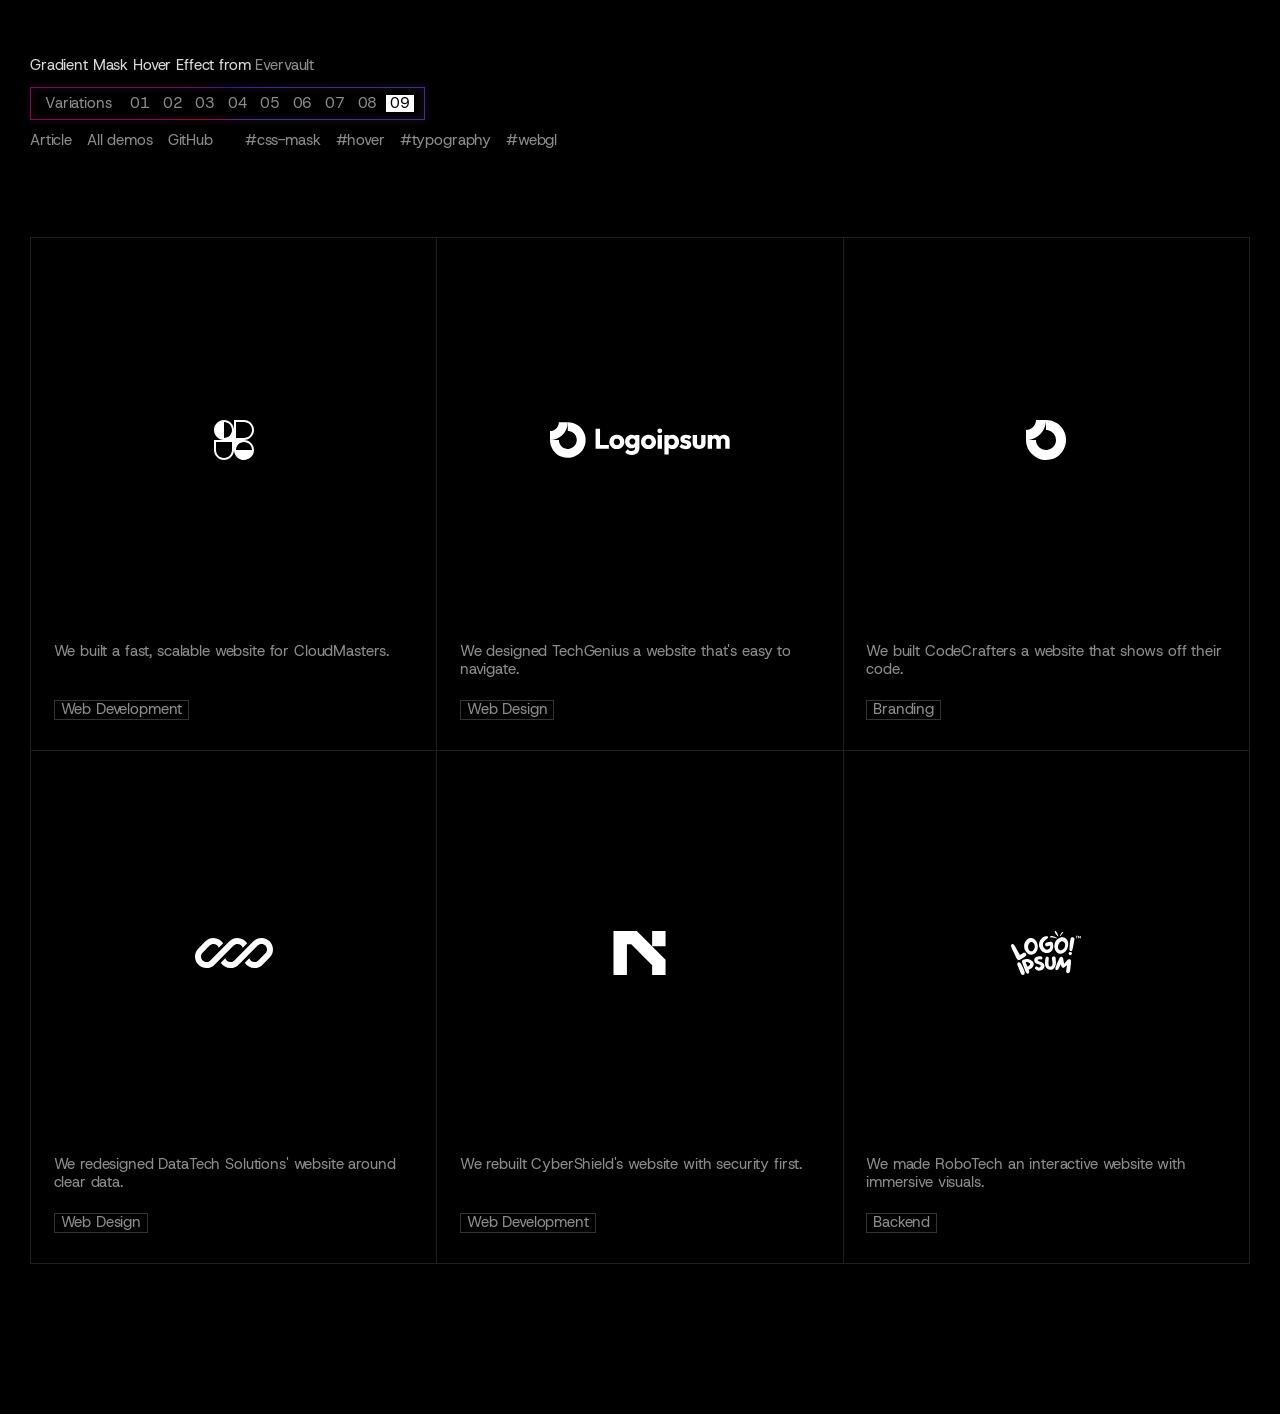
<file: index9.html>
<!DOCTYPE html>
<html lang="en">
	<head>
		<meta charset="UTF-8" />
		<meta name="viewport" content="width=device-width, initial-scale=1">
		<title>Typing Code Hover Effect | Codrops</title>
		<meta name="description" content="The pointer is a caret that types code where it rests, line by line; old lines cool and fade. Made with WebGL. Part of Codrops' Gradient Mask Hover Effect." />
		<meta name="keywords" content="hover effect, gradient mask, grid, evervault, css, javascript, gsap, webgl" />
		<meta name="author" content="Codrops" />
		<link rel="canonical" href="https://tympanus.net/Tutorials/AnimatedCodeBackground/index9.html" />
		<meta property="og:type" content="website" />
		<meta property="og:site_name" content="Codrops" />
		<meta property="og:title" content="Typing Code Hover Effect | Codrops" />
		<meta property="og:description" content="The pointer is a caret that types code where it rests, line by line; old lines cool and fade. Made with WebGL. Part of Codrops' Gradient Mask Hover Effect." />
		<meta property="og:url" content="https://tympanus.net/Tutorials/AnimatedCodeBackground/index9.html" />
		<meta name="twitter:card" content="summary_large_image" />
		<meta name="twitter:site" content="@codrops" />
		<meta name="twitter:title" content="Typing Code Hover Effect | Codrops" />
		<meta name="twitter:description" content="The pointer is a caret that types code where it rests, line by line; old lines cool and fade. Made with WebGL. Part of Codrops' Gradient Mask Hover Effect." />
		<script type="application/ld+json">
		{
			"@context": "https://schema.org",
			"@type": "WebPage",
			"name": "Typing Code Hover Effect",
			"description": "The pointer is a caret that types code where it rests, line by line; old lines cool and fade. Made with WebGL. Part of Codrops' Gradient Mask Hover Effect.",
			"url": "https://tympanus.net/Tutorials/AnimatedCodeBackground/index9.html",
			"author": { "@type": "Organization", "name": "Codrops", "url": "https://tympanus.net/codrops/" },
			"relatedLink": [
				"https://tympanus.net/codrops/2023/05/17/recreating-the-gradient-mask-hover-effect-from-evervault/",
				"https://github.com/codrops/AnimatedCodeBackground"
			]
		}
		</script>
		<link rel="icon" type="image/svg+xml" href="https://tympanus.net/favicon/favicon.svg" />
		<link rel="shortcut icon" href="https://tympanus.net/favicon/favicon.ico" />
		<link rel="preload" href="fonts/HostGrotesk-Regular.woff2" as="font" type="font/woff2" crossorigin />
		<link rel="stylesheet" type="text/css" href="css/base.css" />
		<!-- Added on the live server only, leave commented out in the repo -->
		<!--script src="//tympanus.net/codrops/adpacks/analytics.js"></script-->
	</head>
	<body class="demo-9">
		<main>
			<header class="frame">
				<h1 class="frame__title">Gradient Mask Hover Effect from <a href="https://evervault.com/customers">Evervault</a></h1>
				<nav class="frame__links" aria-label="Demo links">
					<a href="https://tympanus.net/codrops/?p=72017">Article</a>
					<a href="https://tympanus.net/codrops/hub/">All demos</a>
					<a href="https://github.com/codrops/AnimatedCodeBackground">GitHub</a>
				</nav>
				<nav class="frame__tags" aria-label="Tags">
					<a href="https://tympanus.net/codrops/hub/tag/css-mask/">#css-mask</a>
					<a href="https://tympanus.net/codrops/hub/tag/hover/">#hover</a>
					<a href="https://tympanus.net/codrops/hub/tag/typography/">#typography</a>
					<a href="https://tympanus.net/codrops/hub/tag/webgl/">#webgl</a>
				</nav>
				<nav class="frame__demos" aria-label="Variations">
					<span class="frame__demos-label">Variations</span>
					<a class="frame__demo" href="index.html">01</a>
					<a class="frame__demo" href="index2.html">02</a>
					<a class="frame__demo" href="index3.html">03</a>
					<a class="frame__demo" href="index4.html">04</a>
					<a class="frame__demo" href="index5.html">05</a>
					<a class="frame__demo" href="index6.html">06</a>
					<a class="frame__demo" href="index7.html">07</a>
					<a class="frame__demo" href="index8.html">08</a>
					<span class="frame__demo frame__demo--current" aria-current="page">09</span>
				</nav>
			</header>
			<div class="grid">
				<div class="grid__item">
					<div class="grid__item-img">
						<div class="grid__item-img-deco" aria-hidden="true"></div>
						<svg id="logo-85" aria-hidden="true" width="40" height="40" viewBox="0 0 40 40" fill="none" xmlns="http://www.w3.org/2000/svg"><path fill-rule="evenodd" clip-rule="evenodd" d="M10 0C15.5228 0 20 4.47715 20 10V0H30C35.5228 0 40 4.47715 40 10C40 15.5228 35.5228 20 30 20C35.5228 20 40 24.4772 40 30C40 32.7423 38.8961 35.2268 37.1085 37.0334L37.0711 37.0711L37.0379 37.1041C35.2309 38.8943 32.7446 40 30 40C27.2741 40 24.8029 38.9093 22.999 37.1405C22.9756 37.1175 22.9522 37.0943 22.9289 37.0711C22.907 37.0492 22.8852 37.0272 22.8635 37.0051C21.0924 35.2009 20 32.728 20 30C20 35.5228 15.5228 40 10 40C4.47715 40 0 35.5228 0 30V20H10C4.47715 20 0 15.5228 0 10C0 4.47715 4.47715 0 10 0ZM18 10C18 14.4183 14.4183 18 10 18V2C14.4183 2 18 5.58172 18 10ZM38 30C38 25.5817 34.4183 22 30 22C25.5817 22 22 25.5817 22 30H38ZM2 22V30C2 34.4183 5.58172 38 10 38C14.4183 38 18 34.4183 18 30V22H2ZM22 18V2L30 2C34.4183 2 38 5.58172 38 10C38 14.4183 34.4183 18 30 18H22Z" fill="#ffffff" stop-color="#ffffff"></path></svg>
					</div>
					<p class="grid__item-label">We built a fast, scalable website for CloudMasters.</p>
					<span class="grid__item-tag">Web Development</span>
				</div>
				<div class="grid__item">
					<div class="grid__item-img">
						<div class="grid__item-img-deco" aria-hidden="true"></div>
						<svg id="logo-87" aria-hidden="true" width="202" height="40" viewBox="0 0 202 40" fill="none" xmlns="http://www.w3.org/2000/svg"><path fill-rule="evenodd" clip-rule="evenodd" d="M25.5557 11.6853C23.9112 10.5865 21.9778 10 20 10V0C23.9556 0 27.8224 1.17298 31.1114 3.37061C34.4004 5.56823 36.9638 8.69181 38.4776 12.3463C39.9913 16.0008 40.3874 20.0222 39.6157 23.9018C38.844 27.7814 36.9392 31.3451 34.1421 34.1421C31.3451 36.9392 27.7814 38.844 23.9018 39.6157C20.0222 40.3874 16.0008 39.9913 12.3463 38.4776C8.6918 36.9638 5.56823 34.4004 3.37061 31.1114C1.17298 27.8224 0 23.9556 0 20H10C10 21.9778 10.5865 23.9112 11.6853 25.5557C12.7841 27.2002 14.3459 28.4819 16.1732 29.2388C18.0004 29.9957 20.0111 30.1937 21.9509 29.8078C23.8907 29.422 25.6725 28.4696 27.0711 27.0711C28.4696 25.6725 29.422 23.8907 29.8078 21.9509C30.1937 20.0111 29.9957 18.0004 29.2388 16.1732C28.4819 14.3459 27.2002 12.7841 25.5557 11.6853Z" fill="#ffffff" stop-color="#ffffff"></path><path fill-rule="evenodd" clip-rule="evenodd" d="M10 1.47023e-06C10 1.31322 9.74135 2.61358 9.2388 3.82684C8.73625 5.04009 7.99966 6.14248 7.07107 7.07107C6.14249 7.99966 5.0401 8.73625 3.82684 9.2388C2.61358 9.74134 1.31322 10 6.15916e-06 10L5.72205e-06 20C2.62644 20 5.22716 19.4827 7.65368 18.4776C10.0802 17.4725 12.285 15.9993 14.1421 14.1421C15.9993 12.285 17.4725 10.0802 18.4776 7.65367C19.4827 5.22715 20 2.62643 20 -3.8147e-06L10 1.47023e-06Z" fill="#ffffff" stop-color="#ffffff"></path><path d="M125.619 14.4525H120.767V29.8648H125.619V14.4525Z" fill="#ffffff" stop-color="#ffffff"></path><path d="M121.307 11.5666C121.814 12.074 122.448 12.3277 123.209 12.3277C123.97 12.3277 124.594 12.074 125.08 11.5666C125.567 11.0381 125.81 10.4038 125.81 9.66385C125.81 8.90277 125.567 8.26849 125.08 7.76111C124.594 7.25369 123.97 7 123.209 7C122.448 7 121.814 7.25369 121.307 7.76111C120.82 8.26849 120.577 8.90277 120.577 9.66385C120.577 10.4038 120.82 11.0381 121.307 11.5666Z" fill="#ffffff" stop-color="#ffffff"></path><path d="M51.1562 29.8648V7.47568H56.1351V25.4885H66.0612V29.8648H51.1562Z" fill="#ffffff" stop-color="#ffffff"></path><path fill-rule="evenodd" clip-rule="evenodd" d="M75.0274 30.2136C73.4418 30.2136 72.0042 29.8648 70.7145 29.1671C69.446 28.4483 68.4418 27.4758 67.7018 26.2495C66.9619 25.0233 66.5919 23.6491 66.5919 22.1269C66.5919 20.6047 66.9619 19.2411 67.7018 18.036C68.4418 16.8309 69.446 15.8795 70.7145 15.1819C71.983 14.463 73.4207 14.1036 75.0274 14.1036C76.6342 14.1036 78.0718 14.4525 79.3403 15.1501C80.6088 15.8478 81.6131 16.8098 82.353 18.036C83.093 19.2411 83.463 20.6047 83.463 22.1269C83.463 23.6491 83.093 25.0233 82.353 26.2495C81.6131 27.4758 80.6088 28.4483 79.3403 29.1671C78.0718 29.8648 76.6342 30.2136 75.0274 30.2136ZM75.0274 25.8056C75.7251 25.8056 76.3382 25.6576 76.8668 25.3616C77.3953 25.0445 77.797 24.6111 78.0718 24.0614C78.3678 23.4906 78.5158 22.8457 78.5158 22.1269C78.5158 21.4081 78.3678 20.7844 78.0718 20.2559C77.7758 19.7062 77.3636 19.2834 76.835 18.9874C76.3276 18.6702 75.7251 18.5117 75.0274 18.5117C74.3509 18.5117 73.7484 18.6702 73.2198 18.9874C72.6913 19.2834 72.279 19.7062 71.983 20.2559C71.687 20.8056 71.5391 21.4398 71.5391 22.1586C71.5391 22.8563 71.687 23.4906 71.983 24.0614C72.279 24.6111 72.6913 25.0445 73.2198 25.3616C73.7484 25.6576 74.3509 25.8056 75.0274 25.8056Z" fill="#ffffff" stop-color="#ffffff"></path><path fill-rule="evenodd" clip-rule="evenodd" d="M87.3057 35.8902C88.5953 36.4821 90.0858 36.7781 91.7772 36.7781C93.4262 36.7781 94.8956 36.4504 96.1852 35.795C97.4749 35.1396 98.4896 34.2306 99.2296 33.0678C99.9695 31.905 100.34 30.5308 100.34 28.9451V14.4525H95.5826V15.488C95.2288 15.1902 94.827 14.9402 94.3776 14.7379C93.553 14.3362 92.6122 14.1353 91.5552 14.1353C90.1387 14.1353 88.8807 14.4736 87.7814 15.1501C86.6819 15.8055 85.8152 16.7146 85.1809 17.8774C84.5466 19.0191 84.2296 20.3087 84.2296 21.7464C84.2296 23.1629 84.5466 24.4525 85.1809 25.6153C85.8152 26.7781 86.6819 27.6978 87.7814 28.3743C88.8807 29.0508 90.1387 29.3891 91.5552 29.3891C92.5911 29.3891 93.5319 29.1883 94.3776 28.7866C94.7872 28.592 95.1572 28.3627 95.4875 28.0986V29.072C95.4875 30.1502 95.1387 30.9853 94.441 31.5773C93.7645 32.1693 92.8237 32.4652 91.6186 32.4652C90.6461 32.4652 89.811 32.2961 89.1133 31.9578C88.4368 31.6196 87.8236 31.1227 87.2739 30.4673L84.293 33.4483C85.0329 34.5054 86.0372 35.3194 87.3057 35.8902ZM94.219 24.6322C93.7327 24.9282 93.1514 25.0762 92.4748 25.0762C91.7983 25.0762 91.2063 24.9282 90.6989 24.6322C90.2126 24.3362 89.8321 23.9345 89.5573 23.4271C89.2824 22.8986 89.145 22.3383 89.145 21.7464C89.145 21.1121 89.2824 20.5413 89.5573 20.0339C89.8321 19.5265 90.2232 19.1248 90.7306 18.8288C91.238 18.5328 91.8194 18.3848 92.4748 18.3848C93.1514 18.3848 93.7327 18.5328 94.219 18.8288C94.7264 19.1248 95.1069 19.5265 95.3607 20.0339C95.6355 20.5413 95.7729 21.1121 95.7729 21.7464C95.7729 22.3806 95.6355 22.9514 95.3607 23.4588C95.1069 23.9451 94.7264 24.3362 94.219 24.6322Z" fill="#ffffff" stop-color="#ffffff"></path><path fill-rule="evenodd" clip-rule="evenodd" d="M110.551 30.2136C108.965 30.2136 107.527 29.8648 106.238 29.1671C104.969 28.4483 103.965 27.4758 103.225 26.2495C102.485 25.0233 102.115 23.6491 102.115 22.1269C102.115 20.6047 102.485 19.2411 103.225 18.036C103.965 16.8309 104.969 15.8795 106.238 15.1819C107.506 14.463 108.944 14.1036 110.551 14.1036C112.157 14.1036 113.595 14.4525 114.863 15.1501C116.132 15.8478 117.136 16.8098 117.876 18.036C118.616 19.2411 118.986 20.6047 118.986 22.1269C118.986 23.6491 118.616 25.0233 117.876 26.2495C117.136 27.4758 116.132 28.4483 114.863 29.1671C113.595 29.8648 112.157 30.2136 110.551 30.2136ZM110.551 25.8056C111.248 25.8056 111.861 25.6576 112.39 25.3616C112.918 25.0445 113.32 24.6111 113.595 24.0614C113.891 23.4906 114.039 22.8457 114.039 22.1269C114.039 21.4081 113.891 20.7844 113.595 20.2559C113.299 19.7062 112.887 19.2834 112.358 18.9874C111.851 18.6702 111.248 18.5117 110.551 18.5117C109.874 18.5117 109.271 18.6702 108.743 18.9874C108.214 19.2834 107.802 19.7062 107.506 20.2559C107.21 20.8056 107.062 21.4398 107.062 22.1586C107.062 22.8563 107.21 23.4906 107.506 24.0614C107.802 24.6111 108.214 25.0445 108.743 25.3616C109.271 25.6576 109.874 25.8056 110.551 25.8056Z" fill="#ffffff" stop-color="#ffffff"></path><path fill-rule="evenodd" clip-rule="evenodd" d="M137.281 30.1819C136.246 30.1819 135.294 29.9811 134.427 29.5794C133.971 29.368 133.559 29.1156 133.191 28.8222V36.3659H128.402V14.4525H133.254V15.5162C133.606 15.2283 133.997 14.9794 134.427 14.7696C135.294 14.3467 136.246 14.1353 137.281 14.1353C138.74 14.1353 140.03 14.4842 141.15 15.1819C142.292 15.8795 143.18 16.8309 143.814 18.036C144.47 19.2411 144.797 20.6153 144.797 22.1586C144.797 23.702 144.47 25.0762 143.814 26.2813C143.18 27.4864 142.292 28.4377 141.15 29.1354C140.03 29.8331 138.74 30.1819 137.281 30.1819ZM136.394 25.8056C137.091 25.8056 137.694 25.647 138.201 25.3299C138.73 25.0128 139.142 24.5793 139.438 24.0297C139.734 23.48 139.882 22.8563 139.882 22.1586C139.882 21.4398 139.734 20.8056 139.438 20.2559C139.142 19.7062 138.73 19.2834 138.201 18.9874C137.694 18.6702 137.102 18.5117 136.425 18.5117C135.749 18.5117 135.146 18.6702 134.618 18.9874C134.11 19.2834 133.709 19.7062 133.413 20.2559C133.117 20.8056 132.969 21.4398 132.969 22.1586C132.969 22.8563 133.106 23.48 133.381 24.0297C133.677 24.5793 134.089 25.0128 134.618 25.3299C135.146 25.647 135.738 25.8056 136.394 25.8056Z" fill="#ffffff" stop-color="#ffffff"></path><path d="M149.546 29.8965C150.434 30.1291 151.332 30.2453 152.241 30.2453C154.165 30.2453 155.687 29.8014 156.808 28.9134C157.949 28.0255 158.52 26.831 158.52 25.3299C158.52 24.3574 158.341 23.5751 157.981 22.9832C157.622 22.3701 157.157 21.8838 156.586 21.5244C156.015 21.165 155.412 20.8795 154.778 20.6681C154.144 20.4567 153.541 20.277 152.971 20.129C152.4 19.981 151.935 19.8119 151.575 19.6216C151.216 19.4313 151.036 19.1776 151.036 18.8605C151.036 18.5645 151.174 18.3425 151.448 18.1945C151.723 18.0254 152.135 17.9409 152.685 17.9409C153.256 17.9409 153.837 18.0571 154.429 18.2897C155.042 18.5222 155.592 18.924 156.078 19.4948L158.837 16.7041C158.14 15.8161 157.231 15.1501 156.11 14.7062C155.011 14.2411 153.806 14.0085 152.495 14.0085C151.248 14.0085 150.159 14.2199 149.229 14.6427C148.298 15.0656 147.579 15.647 147.072 16.3869C146.565 17.1057 146.311 17.962 146.311 18.9557C146.311 19.8859 146.491 20.6576 146.85 21.2707C147.209 21.8626 147.675 22.3278 148.245 22.666C148.816 23.0043 149.419 23.2686 150.053 23.4588C150.687 23.6491 151.29 23.8288 151.861 23.998C152.431 24.146 152.897 24.3257 153.256 24.5371C153.637 24.7274 153.827 25.0128 153.827 25.3933C153.827 25.6893 153.668 25.9218 153.351 26.091C153.055 26.2601 152.622 26.3447 152.051 26.3447C151.226 26.3447 150.465 26.1967 149.768 25.9007C149.07 25.5836 148.467 25.1502 147.96 24.6005L145.201 27.3912C145.73 27.962 146.364 28.4695 147.104 28.9134C147.865 29.3362 148.679 29.6639 149.546 29.8965Z" fill="#ffffff" stop-color="#ffffff"></path><path d="M167.368 30.2136C165.952 30.2136 164.694 29.9282 163.595 29.3574C162.516 28.7654 161.671 27.962 161.058 26.9472C160.444 25.9113 160.138 24.7274 160.138 23.3954V14.4525H164.99V23.332C164.99 23.8605 165.074 24.3151 165.244 24.6956C165.434 25.0762 165.709 25.3722 166.068 25.5836C166.428 25.795 166.861 25.9007 167.368 25.9007C168.087 25.9007 168.658 25.6787 169.081 25.2347C169.504 24.7696 169.715 24.1354 169.715 23.332V14.4525H174.567V23.3637C174.567 24.7168 174.261 25.9113 173.647 26.9472C173.034 27.962 172.189 28.7654 171.11 29.3574C170.032 29.9282 168.785 30.2136 167.368 30.2136Z" fill="#ffffff" stop-color="#ffffff"></path><path d="M181.831 14.4525H176.979V29.8648H181.831V20.8584C181.831 20.3299 181.937 19.8859 182.148 19.5265C182.381 19.1671 182.688 18.8922 183.068 18.702C183.449 18.4905 183.882 18.3848 184.368 18.3848C185.066 18.3848 185.647 18.6068 186.112 19.0508C186.599 19.4736 186.842 20.0762 186.842 20.8584V29.8648H191.694V20.8584C191.694 20.3299 191.8 19.8859 192.011 19.5265C192.244 19.1671 192.55 18.8922 192.931 18.702C193.311 18.4905 193.745 18.3848 194.231 18.3848C194.929 18.3848 195.51 18.6068 195.975 19.0508C196.461 19.4736 196.704 20.0762 196.704 20.8584V29.8648H201.557V20.3193C201.557 19.0297 201.282 17.9303 200.732 17.0212C200.203 16.0909 199.474 15.3827 198.544 14.8965C197.635 14.389 196.588 14.1353 195.404 14.1353C194.199 14.1353 193.11 14.3996 192.138 14.9282C191.506 15.2649 190.954 15.6995 190.481 16.2319C190.04 15.675 189.504 15.2193 188.871 14.8647C188.026 14.3785 187.064 14.1353 185.986 14.1353C184.844 14.1353 183.819 14.3785 182.91 14.8647C182.514 15.067 182.155 15.3093 181.831 15.5916V14.4525Z" fill="#ffffff" stop-color="#ffffff"></path></svg>
					</div>
					<p class="grid__item-label">We designed TechGenius a website that's easy to navigate.</p>
					<span class="grid__item-tag">Web Design</span>
				</div>
				<div class="grid__item">
					<div class="grid__item-img">
						<div class="grid__item-img-deco" aria-hidden="true"></div>
						<svg id="logo-86" aria-hidden="true" width="40" height="40" viewBox="0 0 40 40" fill="none" xmlns="http://www.w3.org/2000/svg"><path fill-rule="evenodd" clip-rule="evenodd" d="M25.5557 11.6853C23.9112 10.5865 21.9778 10 20 10V0C23.9556 0 27.8224 1.17298 31.1114 3.37061C34.4004 5.56823 36.9638 8.69181 38.4776 12.3463C39.9913 16.0008 40.3874 20.0222 39.6157 23.9018C38.844 27.7814 36.9392 31.3451 34.1421 34.1421C31.3451 36.9392 27.7814 38.844 23.9018 39.6157C20.0222 40.3874 16.0008 39.9913 12.3463 38.4776C8.69181 36.9638 5.56823 34.4004 3.37061 31.1114C1.17298 27.8224 0 23.9556 0 20H10C10 21.9778 10.5865 23.9112 11.6853 25.5557C12.7841 27.2002 14.3459 28.4819 16.1732 29.2388C18.0004 29.9957 20.0111 30.1937 21.9509 29.8078C23.8907 29.422 25.6725 28.4696 27.0711 27.0711C28.4696 25.6725 29.422 23.8907 29.8078 21.9509C30.1937 20.0111 29.9957 18.0004 29.2388 16.1732C28.4819 14.3459 27.2002 12.7841 25.5557 11.6853Z" fill="#ffffff" stop-color="#ffffff"></path><path fill-rule="evenodd" clip-rule="evenodd" d="M10 5.16562e-07C10 1.31322 9.74135 2.61358 9.2388 3.82683C8.73625 5.04009 7.99966 6.14248 7.07107 7.07107C6.14249 7.99966 5.0401 8.73625 3.82684 9.2388C2.61358 9.74134 1.31322 10 5.4439e-06 10L5.00679e-06 20C2.62644 20 5.22716 19.4827 7.65368 18.4776C10.0802 17.4725 12.285 15.9993 14.1421 14.1421C15.9993 12.285 17.4725 10.0802 18.4776 7.65367C19.4827 5.22715 20 2.62643 20 -3.81469e-06L10 5.16562e-07Z" fill="#ffffff" stop-color="#ffffff"></path></svg>
					</div>
					<p class="grid__item-label">We built CodeCrafters a website that shows off their code.</p>
					<span class="grid__item-tag">Branding</span>
				</div>
				<div class="grid__item">
					<div class="grid__item-img">
						<div class="grid__item-img-deco" aria-hidden="true"></div>
						<svg id="logo-70" aria-hidden="true" width="78" height="30" viewBox="0 0 78 30" fill="none" xmlns="http://www.w3.org/2000/svg"> <path d="M18.5147 0C15.4686 0 12.5473 1.21005 10.3934 3.36396L3.36396 10.3934C1.21005 12.5473 0 15.4686 0 18.5147C0 24.8579 5.14214 30 11.4853 30C14.5314 30 17.4527 28.7899 19.6066 26.636L24.4689 21.7737C24.469 21.7738 24.4689 21.7736 24.4689 21.7737L38.636 7.6066C39.6647 6.57791 41.0599 6 42.5147 6C44.9503 6 47.0152 7.58741 47.7311 9.78407L52.2022 5.31296C50.1625 2.11834 46.586 0 42.5147 0C39.4686 0 36.5473 1.21005 34.3934 3.36396L15.364 22.3934C14.3353 23.4221 12.9401 24 11.4853 24C8.45584 24 6 21.5442 6 18.5147C6 17.0599 6.57791 15.6647 7.6066 14.636L14.636 7.6066C15.6647 6.57791 17.0599 6 18.5147 6C20.9504 6 23.0152 7.58748 23.7311 9.78421L28.2023 5.31307C26.1626 2.1184 22.5861 0 18.5147 0Z" fill="#ffffff" stop-color="#ffffff"></path> <path d="M39.364 22.3934C38.3353 23.4221 36.9401 24 35.4853 24C33.05 24 30.9853 22.413 30.2692 20.2167L25.7982 24.6877C27.838 27.8819 31.4143 30 35.4853 30C38.5314 30 41.4527 28.7899 43.6066 26.636L62.636 7.6066C63.6647 6.57791 65.0599 6 66.5147 6C69.5442 6 72 8.45584 72 11.4853C72 12.9401 71.4221 14.3353 70.3934 15.364L63.364 22.3934C62.3353 23.4221 60.9401 24 59.4853 24C57.0498 24 54.985 22.4127 54.269 20.2162L49.798 24.6873C51.8377 27.8818 55.4141 30 59.4853 30C62.5314 30 65.4527 28.7899 67.6066 26.636L74.636 19.6066C76.7899 17.4527 78 14.5314 78 11.4853C78 5.14214 72.8579 0 66.5147 0C63.4686 0 60.5473 1.21005 58.3934 3.36396L39.364 22.3934Z" fill="#ffffff" stop-color="#ffffff"></path> </svg>
					</div>
					<p class="grid__item-label">We redesigned DataTech Solutions' website around clear data.</p>
					<span class="grid__item-tag">Web Design</span>
				</div>
				<div class="grid__item">
					<div class="grid__item-img">
						<div class="grid__item-img-deco" aria-hidden="true"></div>
						<svg id="logo-72" aria-hidden="true" width="52" height="44" viewBox="0 0 53 44" fill="none" xmlns="http://www.w3.org/2000/svg"> <path d="M23.2997 0L52.0461 28.6301V44H38.6311V34.1553L17.7522 13.3607L13.415 13.3607L13.415 44H0L0 0L23.2997 0ZM38.6311 15.2694V0L52.0461 0V15.2694L38.6311 15.2694Z" fill="#fff"></path> </svg>
					</div>
					<p class="grid__item-label">We rebuilt CyberShield's website with security first.</p>
					<span class="grid__item-tag">Web Development</span>
				</div>
				<div class="grid__item">
					<div class="grid__item-img">
						<div class="grid__item-img-deco" aria-hidden="true"></div>
						<svg id="logo-74" aria-hidden="true" width="70" height="44" viewBox="0 0 70 44" fill="none" xmlns="http://www.w3.org/2000/svg">
							<path d="M65.5268 5.40852C65.5268 5.45982 65.5268 5.52395 65.5137 5.56243C65.4481 6.06264 65.4481 6.56285 65.4874 7.07589C65.5137 7.20415 65.5399 7.33241 65.6449 7.43502C65.8154 7.6274 66.0777 7.58893 66.1827 7.35806C66.2352 7.24263 66.2352 7.12719 66.2089 7.01176C66.0777 6.52437 66.0515 6.01134 66.0384 5.51112C66.0384 5.48547 66.0384 5.44699 66.0384 5.40852C66.1827 5.39569 66.3139 5.38286 66.4319 5.38286C66.5238 5.37004 66.6025 5.35721 66.6681 5.31873C66.8648 5.21613 66.8648 4.99809 66.6549 4.89548C66.5762 4.857 66.4713 4.84417 66.3795 4.84417C66.0515 4.857 65.7236 4.857 65.3956 4.857C65.2776 4.857 65.1595 4.86983 65.0414 4.88265C64.9758 4.89548 64.8971 4.89548 64.8447 4.93396C64.7528 4.97243 64.7004 5.03656 64.7004 5.12634C64.7135 5.21613 64.7528 5.26743 64.8447 5.30591C64.8971 5.34439 64.9627 5.35721 65.0283 5.35721C65.1857 5.37004 65.3563 5.39569 65.5268 5.40852ZM69.1342 5.99851C69.1342 6.01134 69.1473 6.02416 69.1473 6.02416C69.1998 6.37046 69.2523 6.70394 69.2916 7.03741C69.3048 7.15284 69.3179 7.25545 69.3966 7.34523C69.5671 7.56327 69.8295 7.53762 69.9475 7.30676C70 7.19132 70.0131 7.07589 69.9869 6.94763C69.9082 6.56285 69.8688 6.17807 69.7901 5.80612C69.7376 5.57525 69.6721 5.35721 69.6065 5.152C69.5671 5.02374 69.4753 4.93395 69.3179 4.92113C69.1605 4.89548 69.0424 4.97243 68.9768 5.08787C68.8981 5.19047 68.8325 5.29308 68.78 5.40852C68.6882 5.61373 68.6095 5.81895 68.5046 6.01134C68.4914 6.06264 68.4783 6.10112 68.4521 6.13959C68.439 6.11394 68.4259 6.10112 68.4259 6.10112C68.2553 5.78047 68.0979 5.45982 67.9274 5.152C67.9011 5.12634 67.888 5.10069 67.8749 5.07504C67.7962 4.95961 67.7044 4.89548 67.5601 4.89548C67.4289 4.9083 67.3239 4.98526 67.2584 5.10069C67.2321 5.152 67.2321 5.19047 67.219 5.24178C67.1665 5.65221 67.1009 6.06264 67.0485 6.47307C67.0222 6.70394 67.0091 6.9348 67.0091 7.16567C66.996 7.21697 67.0091 7.2811 67.0353 7.33241C67.0616 7.43501 67.1403 7.49915 67.2452 7.51197C67.3764 7.5248 67.4682 7.48632 67.5076 7.38371C67.5469 7.30676 67.5601 7.24263 67.5732 7.1785C67.6257 6.94763 67.665 6.72959 67.7044 6.51155C67.7306 6.38329 67.7437 6.28068 67.7831 6.13959C67.8093 6.1909 67.8355 6.22938 67.8618 6.26785C67.9798 6.42177 68.0979 6.57568 68.2422 6.70394C68.3865 6.80654 68.5046 6.79372 68.6226 6.67828C68.6489 6.65263 68.662 6.63981 68.6882 6.61415C68.8063 6.43459 68.9506 6.25503 69.0686 6.07546C69.0949 6.04981 69.108 6.02416 69.1342 5.99851Z" fill="#ffffff" stop-color="#ffffff"></path>
							<path d="M38.9087 5.6605C38.8175 5.90425 38.8001 6.07986 38.8422 6.22582C38.8887 6.4243 39.0094 6.48928 39.1732 6.4388C40.714 6.06627 44.0927 7.12367 45.3436 7.41838C45.6386 7.48026 45.8786 7.10791 45.6773 6.77407C45.3835 6.45077 42.0063 5.0666 40.7177 4.99113C40.2126 4.96322 39.3096 4.83658 38.9087 5.6605Z" fill="#ffffff" stop-color="#ffffff"></path><path d="M52.1133 1.17982C52.2775 1.27249 52.3693 1.36089 52.4146 1.45966C52.4821 1.58922 52.4465 1.67886 52.3331 1.7246C51.3146 2.21062 49.9593 4.30303 49.4122 5.02468C49.2796 5.19069 48.9737 5.09422 48.9275 4.82122C48.937 4.51254 50.1384 2.24181 50.8089 1.62334C51.0724 1.38187 51.5077 0.908078 52.1133 1.17982Z" fill="#ffffff" stop-color="#ffffff"></path><path d="M44.0023 0.149796C44.1996 0.00441887 44.4046 -0.0465256 44.5093 0.0479512C46.046 1.3329 46.8609 3.36773 47.3655 5.23057C47.3845 5.27397 47.3857 5.33625 47.3705 5.40122C47.3642 5.45675 47.3227 5.51541 47.2568 5.5608C47.1864 5.61091 47.1258 5.62617 47.0973 5.58299C46.4238 4.68732 42.5771 1.20242 44.0023 0.149796Z" fill="#ffffff" stop-color="#ffffff"></path><path d="M11.461 22.4276C11.8293 22.1595 12.2297 21.9363 12.6534 21.7631C13.0967 21.6392 13.5692 21.6597 13.9995 21.8217C14.4297 21.9837 14.7944 22.2782 15.0382 22.6608C15.2563 23.0424 15.3416 23.483 15.2814 23.9162C15.2212 24.3493 15.0187 24.7516 14.7043 25.0625C14.4606 25.3145 14.1839 25.534 13.8816 25.7154C12.5342 26.5665 11.1748 27.3709 9.81547 28.222C9.53732 28.435 9.24225 28.6261 8.93308 28.7933C8.46281 29.0226 7.92537 29.084 7.41368 28.9669C6.902 28.8499 6.44826 28.5616 6.13092 28.1521C5.89369 27.8621 5.69348 27.545 5.53471 27.2077C4.24691 24.5612 2.91142 21.9263 1.67131 19.2331C1.09895 18.0673 0.633913 16.7265 0.180798 15.4324C-0.0152406 15.0564 -0.0535225 14.6205 0.0741037 14.2173C0.20173 13.8141 0.485195 13.4755 0.864201 13.2735C1.24321 13.0715 1.68785 13.0221 2.10357 13.1357C2.51929 13.2493 2.87329 13.517 3.09027 13.8818C3.75722 14.7484 4.34761 15.6689 4.85504 16.6333C6.14284 18.965 7.37103 21.2967 8.61113 23.5585C8.68334 23.6835 8.76296 23.8041 8.84961 23.9199C9.783 23.5362 10.6609 23.0345 11.461 22.4276Z" fill="#ffffff" stop-color="#ffffff"></path><path d="M24.7761 21.6142C21.8309 24.9835 16.8943 24.1324 14.4141 19.7954C12.6493 16.7175 12.3393 11.6343 16.1789 8.42817C16.9988 7.75694 17.9792 7.29969 19.0287 7.09907C20.3155 6.9187 21.6277 7.14066 22.7777 7.73324C23.9277 8.32582 24.8567 9.25867 25.432 10.3985C27.5306 14.1293 27.2325 18.886 24.7761 21.6142ZM23.5837 13.7562C23.2708 12.8394 22.6431 12.0567 21.807 11.541C21.3339 11.2113 20.759 11.051 20.1792 11.0871C19.5993 11.1232 19.0499 11.3535 18.6233 11.7392C16.9182 13.2199 16.5604 16.7292 17.8005 18.8161C17.9586 19.1564 18.1907 19.4588 18.4808 19.7022C18.7709 19.9456 19.1119 20.1241 19.4799 20.2251C19.8479 20.3262 20.234 20.3474 20.6113 20.2873C20.9886 20.2271 21.3478 20.0871 21.664 19.877C22.5883 19.1763 23.2664 18.2115 23.604 17.1167C23.9417 16.0218 23.9221 14.8513 23.548 13.7679L23.5837 13.7562Z" fill="#ffffff" stop-color="#ffffff"></path><path d="M36.7955 15.2252C36.494 15.2886 36.1825 15.2924 35.8794 15.2363C35.5764 15.1802 35.2878 15.0655 35.0308 14.8988C34.8059 14.773 34.6123 14.6001 34.4639 14.3924C34.3156 14.1847 34.2162 13.9475 34.1729 13.6977C34.1295 13.448 34.1434 13.192 34.2133 12.9481C34.2833 12.7042 34.4078 12.4785 34.5777 12.2872C34.8737 11.9028 35.2939 11.6276 35.7701 11.5061C37.0134 11.1533 38.2933 10.9382 39.5858 10.8649C39.8698 10.8326 40.1575 10.8561 40.432 10.934C40.7066 11.012 40.9624 11.1427 41.1846 11.3187C41.4067 11.4946 41.5907 11.7122 41.7257 11.9586C41.8606 12.205 41.9439 12.4753 41.9706 12.7536C42.3432 14.1206 42.384 15.5539 42.0898 16.9391C41.0167 21.416 37.3202 22.9549 33.1706 21.5209C32.0058 21.1375 30.9845 20.4231 30.2373 19.469C29.2407 18.32 28.5341 16.9583 28.1744 15.4934C27.883 14.1889 27.9149 12.8353 28.2676 11.5454C28.6202 10.2555 29.2833 9.06675 30.2015 8.07845C31.0729 7.00428 32.2039 6.15891 33.4926 5.61846C34.3069 5.17961 35.2598 5.05483 36.1636 5.2687C36.3686 5.32418 36.5547 5.43228 36.7026 5.58179C36.8505 5.73131 36.9548 5.91678 37.0047 6.11899C37.0546 6.32119 37.0482 6.53276 36.9863 6.73176C36.9243 6.93075 36.8091 7.10992 36.6525 7.25068C36.3547 7.51423 36.0312 7.74853 35.6866 7.9502C34.6265 8.61027 33.704 9.46082 32.9679 10.4568C32.4854 11.1013 32.1531 11.8414 31.9945 12.6249C31.8358 13.4084 31.8547 14.2164 32.0498 14.9921C32.3202 16.0497 32.9203 16.999 33.7668 17.7085C36.3901 20.0403 39.8004 17.7901 39.2042 14.6073C38.3338 14.8172 37.5706 15.0387 36.7955 15.2252Z" fill="#ffffff" stop-color="#ffffff"></path><path d="M52.8217 21.8007C48.9464 24.1325 44.5345 21.8007 43.5686 16.9041C42.8651 13.4065 44.2006 8.50982 48.8749 6.64443C49.8694 6.25608 50.9481 6.11973 52.0109 6.24803C53.2878 6.47658 54.4592 7.09121 55.3598 8.00528C56.2604 8.91934 56.845 10.0867 57.0309 11.3429C57.8179 15.505 56.0293 19.947 52.8217 21.8007ZM54.1692 13.9544C54.168 12.9859 53.8176 12.0487 53.1795 11.3079C52.8384 10.8497 52.3453 10.5214 51.7843 10.3789C51.2232 10.2365 50.6291 10.2887 50.103 10.5268C48.0044 11.4128 46.5258 14.6306 47.0624 16.9974C47.1034 17.3688 47.2268 17.727 47.4241 18.0469C47.6214 18.3668 47.8878 18.6407 48.2047 18.8495C48.5215 19.0582 48.8812 19.1968 49.2585 19.2555C49.6359 19.3141 50.0218 19.2915 50.3892 19.1892C51.4985 18.8103 52.459 18.1022 53.1366 17.1637C53.8143 16.2252 54.1753 15.1032 54.1692 13.9544Z" fill="#ffffff" stop-color="#ffffff"></path><path d="M60.9499 22.7801C60.8914 23.2068 60.662 23.5933 60.312 23.8546C59.962 24.1158 59.5202 24.2305 59.0838 24.1733C58.6474 24.1161 58.2521 23.8917 57.9849 23.5495C57.7176 23.2074 57.6004 22.7754 57.6589 22.3487C57.7174 21.922 57.9469 21.5355 58.2968 21.2742C58.6468 21.0129 59.0886 20.8983 59.525 20.9555C59.9614 21.0127 60.3567 21.237 60.624 21.5792C60.8912 21.9214 61.0085 22.3534 60.9499 22.7801ZM59.9125 7.05247C60.1393 6.71382 60.472 6.45593 60.861 6.31726C61.2499 6.17859 61.6743 6.16657 62.0708 6.283C62.4739 6.38161 62.83 6.61262 63.0797 6.93735C63.3293 7.26209 63.4572 7.66082 63.4421 8.06678C63.3895 8.71795 63.2899 9.36468 63.144 10.0021C62.7505 12.159 62.3689 14.3158 61.9516 16.4494C61.7608 17.3005 61.5104 18.1166 61.2361 18.9793C61.1407 19.249 60.9813 19.4927 60.7711 19.6905C60.6404 19.8393 60.4735 19.9534 60.2857 20.0223C60.0979 20.0913 59.8954 20.1128 59.6969 20.0849C59.4984 20.057 59.3102 19.9806 59.1499 19.8628C58.9896 19.7449 58.8623 19.5894 58.7798 19.4107C58.638 19.0901 58.561 18.7456 58.5532 18.3964C58.5532 16.9507 58.5532 15.4934 58.6486 14.036C58.8107 11.9562 59.1295 9.89088 59.6025 7.85692C59.6582 7.58442 59.7631 7.32383 59.9125 7.08745V7.05247Z" fill="#ffffff" stop-color="#ffffff"></path><path fill-rule="evenodd" clip-rule="evenodd" d="M6.42311 32.1488C6.28232 32.4561 6.24371 32.7987 6.31251 33.1284C6.35828 33.563 6.45881 33.9905 6.61181 34.4011C6.80283 34.9039 7.01658 35.4011 7.28014 36.0139C7.34075 36.1549 7.40409 36.3021 7.47037 36.457C7.82579 37.2872 8.27175 38.3482 8.8666 39.8837C9.03497 40.3199 9.18448 40.7597 9.33504 41.2025C9.39586 41.3814 9.4569 41.5609 9.51938 41.7408C9.74334 42.3804 10.1287 42.955 10.6395 43.4104C10.8564 43.6607 11.1441 43.8431 11.4667 43.9343C11.7956 44.0273 12.1454 44.0214 12.4708 43.9174C12.7962 43.8133 13.082 43.6159 13.2911 43.3508C13.4961 43.0909 13.618 42.7777 13.6417 42.4505C13.7747 41.8131 13.7293 41.1522 13.5101 40.5377C13.1622 39.5174 12.7659 38.4956 12.3089 37.4962L12.3068 37.4918C11.555 35.9282 10.7908 34.3754 9.99044 32.822L9.98445 32.8111C9.75015 32.4064 9.44566 32.0446 9.08466 31.742C8.8503 31.4719 8.52703 31.2897 8.17003 31.2269C7.80542 31.1628 7.42938 31.2274 7.10904 31.4093C6.806 31.5785 6.56578 31.8374 6.42311 32.1488Z" fill="#ffffff" stop-color="#ffffff"></path><path fill-rule="evenodd" clip-rule="evenodd" d="M17.9057 28.2986C16.7269 28.0001 15.4958 27.9566 14.2982 28.1712C13.3706 28.2605 12.4583 28.4697 11.8248 28.8841C11.5026 29.095 11.2421 29.3658 11.0972 29.71C10.9515 30.0561 10.9329 30.4519 11.0523 30.8929C11.2703 31.7007 11.5534 32.4861 11.8355 33.269L11.8812 33.3958L11.8823 33.3986C12.7317 35.673 13.5892 37.9397 14.4545 40.1986C14.5554 40.5546 14.6981 40.898 14.8797 41.2219L14.8831 41.2279C15.123 41.6303 15.4307 41.9902 15.7932 42.2925C15.9745 42.4587 16.1987 42.5737 16.4418 42.6251C16.6873 42.6769 16.9426 42.6619 17.1799 42.5815C17.4173 42.5012 17.6275 42.3587 17.7877 42.1695C17.9453 41.9834 18.0485 41.7592 18.0864 41.5206C18.2428 40.8724 18.1927 40.1929 17.9427 39.5733C17.8647 39.3648 17.8035 39.1517 17.739 38.9274C17.7175 38.8526 17.6957 38.7765 17.6727 38.699C19.6534 37.942 21.7609 36.9241 22.502 34.5561C22.7922 33.7378 22.8164 32.8517 22.5712 32.0193C22.3258 31.186 21.8223 30.4474 21.1301 29.9052C20.188 29.1462 19.0875 28.5978 17.9057 28.2986ZM14.6382 31.2031C14.6772 31.1921 14.7165 31.1819 14.7559 31.1724C16.0454 30.9742 17.3647 31.2383 18.4709 31.9159C18.9584 32.2474 19.1581 32.6157 19.1924 32.9701C19.2278 33.335 19.0921 33.7304 18.8195 34.1105C18.3044 34.8285 17.3644 35.4032 16.5153 35.5103C15.8963 34.1165 15.2677 32.6663 14.6382 31.2031Z" fill="#ffffff" stop-color="#ffffff"></path><path d="M25.7646 25.7473C27.1684 25.1134 28.9073 25.0039 30.268 25.4496C30.6107 25.5472 30.908 25.7583 31.1091 26.0468C31.3089 26.3335 31.4011 26.679 31.3703 27.0244C31.3683 27.2486 31.312 27.4692 31.2061 27.6682C31.0983 27.8708 30.9422 28.045 30.751 28.1762C30.5598 28.3073 30.3391 28.3916 30.1076 28.4217C29.876 28.4519 29.6405 28.4271 29.4208 28.3494L29.4041 28.3435L29.3884 28.3354C29.276 28.2779 29.1566 28.2346 29.0331 28.2064L29.0253 28.2047C28.0681 27.9561 27.1652 28.368 26.8354 28.8741C26.6781 29.1154 26.6586 29.359 26.7896 29.5806C26.9299 29.8179 27.274 30.0842 27.9703 30.274C28.1618 30.3254 28.3581 30.375 28.5572 30.4254C29.1078 30.5648 29.68 30.7096 30.2333 30.9103L30.2354 30.9111C32.788 31.8607 33.7385 33.8274 33.4131 35.6772C33.0912 37.5065 31.5287 39.1713 29.179 39.564C28.324 39.7493 27.4342 39.7132 26.5977 39.4593C25.7591 39.2046 25.0032 38.7399 24.4051 38.1111L24.3895 38.0947C24.2007 37.8578 24.0737 37.5795 24.0174 37.2842C23.9656 37.0177 23.9929 36.7423 24.0959 36.4904C24.1983 36.24 24.3715 36.0233 24.595 35.8654C24.8311 35.6864 25.1157 35.579 25.4136 35.5566C25.7105 35.5343 26.0076 35.5974 26.2683 35.738C26.5287 35.861 26.7709 36.0179 26.9883 36.2045L26.9924 36.2079C27.377 36.5518 27.8423 36.6414 28.2885 36.5584C28.7412 36.4742 29.1669 36.2123 29.4407 35.8648C29.7127 35.5195 29.8219 35.1093 29.6923 34.7111C29.5619 34.31 29.1698 33.8606 28.3083 33.4849C28.0831 33.3914 27.8496 33.316 27.6067 33.2426C27.5412 33.2228 27.4746 33.2031 27.4072 33.1831C27.2276 33.1298 27.0428 33.0749 26.8616 33.0144C26.7368 32.9728 26.613 32.9334 26.4904 32.8943C26.1553 32.7876 25.8286 32.6836 25.5142 32.5441C24.8299 32.3163 24.2387 31.8789 23.8286 31.2966C23.4168 30.712 23.2096 30.0129 23.2378 29.3037C23.24 27.5754 24.3533 26.3847 25.7646 25.7473Z" fill="#ffffff" stop-color="#ffffff"></path><path d="M43.5619 25.5632C43.2897 25.4332 42.9887 25.3715 42.6861 25.3836C42.3834 25.3958 42.0886 25.4814 41.8283 25.6329C41.5696 25.7833 41.353 25.9939 41.1978 26.246C41.0555 26.4583 40.957 26.6957 40.9079 26.945C40.8588 27.1941 40.86 27.4501 40.9113 27.6986C40.962 28.018 41.0182 28.3286 41.0737 28.6349C41.1656 29.1418 41.255 29.6373 41.314 30.1425L41.3162 30.1553C41.4505 30.9476 41.5208 31.7489 41.5271 32.5519L41.5277 32.5633C41.5736 33.4305 41.2714 34.2808 40.6859 34.9338L40.6766 34.9454C40.4861 35.1841 40.2314 35.3663 39.9409 35.4716C39.6505 35.5769 39.3359 35.6011 39.0322 35.5415C38.7285 35.4819 38.4478 35.3409 38.2214 35.1342C37.995 34.9275 37.8317 34.6625 37.7502 34.3704C37.5762 33.7547 37.4755 33.1214 37.4499 32.4832L37.7471 27.8569C37.7515 27.7965 37.7565 27.7345 37.7616 27.6719C37.7729 27.5314 37.7845 27.3883 37.7893 27.2548C37.7963 27.0584 37.7903 26.8564 37.7435 26.6652C37.6956 26.4698 37.6045 26.2839 37.4429 26.1256C37.2829 25.9689 37.0669 25.8533 36.7951 25.7746C36.3036 25.6355 35.888 25.6399 35.5417 25.7836C35.1952 25.9273 34.9578 26.1941 34.7898 26.5023C34.6231 26.8079 34.516 27.1697 34.435 27.5321C34.3749 27.801 34.3266 28.0833 34.2807 28.352C34.2648 28.4446 34.2493 28.5355 34.2336 28.6238L34.2332 28.6264C33.9876 30.1 33.9145 31.5962 34.0153 33.086C34.0341 33.8911 34.2058 34.6858 34.5218 35.4295C34.8783 36.3891 35.524 37.2205 36.3737 37.814C37.2252 38.4087 38.2413 38.7364 39.2875 38.7537C40.3337 38.771 41.3606 38.4771 42.2322 37.911C43.1024 37.3457 43.7768 36.5355 44.1662 35.5876C44.7109 34.3801 44.9667 33.0669 44.9139 31.7481C44.8819 30.7853 44.8283 29.8151 44.775 28.8498C44.7488 28.3763 44.7227 27.9038 44.6993 27.4342C44.6875 26.9633 44.5287 26.5072 44.2441 26.1271C44.068 25.8868 43.8336 25.693 43.5619 25.5632Z" fill="#ffffff" stop-color="#ffffff"></path><path d="M53.1961 32.8173C53.1685 32.8516 53.1394 32.8871 53.109 32.924C52.8876 31.6752 52.6824 30.4268 52.4769 29.1765C52.4032 28.7279 52.3291 28.2774 52.2546 27.8282L52.2462 27.7781L52.219 27.7348C52.1677 27.6533 52.1626 27.5734 52.1626 27.403V27.3833L52.1595 27.3638C52.1039 27.0119 51.9411 26.6844 51.6924 26.4242C51.4444 26.1647 51.1223 25.9841 50.768 25.9057C50.4143 25.8204 50.0426 25.8392 49.6997 25.9598C49.3577 26.0801 49.0596 26.2963 48.8426 26.5813C48.6622 26.8 48.5143 27.0426 48.4035 27.3018C48.152 27.8602 47.8983 28.42 47.6439 28.9813L47.6395 28.991C47.0044 30.3923 46.365 31.803 45.7442 33.2248L45.7423 33.2294C45.3612 34.1513 45.0466 35.1227 44.7331 36.0911C44.6705 36.2844 44.6079 36.4776 44.5448 36.6703C44.4316 36.9759 44.3821 37.3005 44.3991 37.625C44.3785 37.9155 44.4496 38.2053 44.603 38.4552C44.7594 38.7102 44.9937 38.9108 45.2728 39.0289C45.5686 39.1557 45.8993 39.1826 46.2126 39.1054C46.5252 39.0283 46.8028 38.8519 47.0017 38.6039C47.2557 38.2984 47.4742 37.9652 47.6524 37.6122C48.1783 36.5604 48.6809 35.4958 49.1812 34.4358C49.3748 34.0258 49.5629 33.6586 49.7769 33.2587C49.7916 33.308 49.8066 33.3561 49.8221 33.4043C50.0464 34.3698 50.425 35.2946 50.9439 36.1448C51.0421 36.3249 51.1789 36.4823 51.3449 36.6062C51.5129 36.7316 51.7068 36.8196 51.9131 36.8643C52.1194 36.909 52.3332 36.9092 52.5396 36.8649C52.7457 36.8207 52.9402 36.7326 53.1083 36.6078L53.441 36.3643L56.0233 34.2376L55.8706 35.1891C55.661 36.497 55.453 37.794 55.232 39.0913C55.0874 39.6663 55.0876 40.2669 55.2326 40.8417C55.2954 41.1652 55.4554 41.463 55.6922 41.6972C55.931 41.9333 56.2368 42.0937 56.57 42.1577C56.9032 42.2216 57.2484 42.1862 57.5607 42.0559C57.8685 41.9276 58.1303 41.713 58.3133 41.4395C58.7391 40.923 59.0041 40.2977 59.0769 39.638C59.1865 38.7064 59.3103 37.7621 59.4342 36.8181C59.5769 35.73 59.7196 34.6422 59.8401 33.5753L59.8405 33.572C59.9565 32.4041 60.0126 31.2314 60.0087 30.058C60.0341 29.6872 59.9397 29.3178 59.7385 29.0021C59.5366 28.6853 59.2376 28.439 58.8842 28.2981C58.5166 28.1347 58.1051 28.091 57.7102 28.1736C57.3179 28.2556 56.9628 28.4578 56.6964 28.7507C56.2201 29.1814 55.7733 29.6423 55.3588 30.1304L55.356 30.1337C54.9035 30.685 54.4541 31.2471 54.0076 31.8056C53.7361 32.1451 53.4654 32.4838 53.1961 32.8173Z" fill="#ffffff" stop-color="#ffffff"></path></svg>
					</div>
					<p class="grid__item-label">We made RoboTech an interactive website with immersive visuals.</p>
					<span class="grid__item-tag">Backend</span>
				</div>
			</div>
		</main>
		<script src="js/gsap.min.js"></script>
		<script type="module" src="js/index9.js"></script>
		<!-- Added on the live server only, leave commented out in the repo -->
		<!--script src="https://tympanus.net/codrops/adpacks/cda_sponsor.js"></script-->
	</body>
</html>
</file>
<file: css/base.css>
/* Host Grotesk by Element Type, SIL Open Font License 1.1 — see fonts/OFL-HostGrotesk.txt.
   Every page preloads it, and the text waits for it (font-display: block), so it's drawn once, in this font */
@font-face {
	font-family: 'Host Grotesk';
	src: url('../fonts/HostGrotesk-Regular.woff2') format('woff2');
	font-weight: 400;
	font-style: normal;
	font-display: block;
}

*,
*::after,
*::before {
	box-sizing: border-box;
}

:root {
	/* 15px at the browser default, still scales with the visitor's font size setting */
	font-size: 93.75%;
	--color-text: rgb(255 255 255 / 55%);
	--color-title: #dadada;
	--color-bg: #000;
	--color-line: rgb(255 255 255 / 12%);
	--color-link: rgb(255 255 255 / 55%);
	--color-link-hover: #fff;
	--font: 'Host Grotesk', sans-serif;
}

body {
	margin: 0;
	color: var(--color-text);
	background-color: var(--color-bg);
	font-family: var(--font);
	/* 14.5px for all the text, the title too */
	font-size: 0.9667rem;
	/* Stacked short lines nearly touch */
	line-height: 0.8;
	letter-spacing: -0.01em;
	-webkit-font-smoothing: antialiased;
	-moz-osx-font-smoothing: grayscale;
}

a {
	text-decoration: none;
	color: var(--color-link);
	cursor: pointer;
}

a:hover {
	color: var(--color-link-hover);
}

a:focus-visible {
	outline: 2px solid var(--color-link);
}

main {
	max-width: 1400px;
	padding: 4rem 2rem;
	margin: 0 auto;
}

.frame {
	z-index: 1000;
	position: relative;
	width: 100%;
	max-width: 1300px;
	display: grid;
	grid-template-columns: 100%;
	grid-template-areas: 'title' 'demos' 'links' 'tags' 'sponsor';
	gap: 1rem;
	justify-items: start;
	pointer-events: none;
	align-items: center;
}

body #cdawrap {
    justify-self: start;
}

.frame a {
	pointer-events: auto;
	white-space: nowrap;
}

.frame__title {
	grid-area: title;
	font-size: inherit;
	color: var(--color-title);
	margin: 0;
	font-weight: 400;
}

.frame__links,
.frame__tags {
	display: flex;
	flex-wrap: wrap;
	gap: 1rem;
}

.frame__links {
	grid-area: links;
}

.frame__tags {
	grid-area: tags;
}

/* The variations in a box of their own, so they can't be missed */
.frame__demos {
	grid-area: demos;
	display: grid;
	grid-template-columns: auto repeat(5, auto);
	justify-content: start;
	align-items: center;
	gap: 0.5rem 0.85rem;
	padding: 0.6667rem 0.9333rem;
	/* In the colours of the cards' code, softened: purple, lilac and pink (glsl.palette in js/codeField.js),
	   around the box and slowly turning */
	--demos-border: conic-gradient(from var(--demos-angle, 0deg), rgb(102 51 238 / 50%), rgb(142 100 255 / 50%), rgb(249 38 114 / 50%), rgb(102 51 238 / 50%));
	position: relative;
	border: 1px solid;
	border-image: var(--demos-border) 1;
	font-variant-numeric: tabular-nums;
	animation: demos-border 8s linear infinite;
}

/* Registered, so the angle can be animated */
@property --demos-angle {
	syntax: '<angle>';
	inherits: true;
	initial-value: 0deg;
}

@keyframes demos-border {
	to {
		--demos-angle: 360deg;
	}
}

@media (prefers-reduced-motion: reduce) {
	.frame__demos {
		animation: none;
	}
}

/* A blurred copy of the border, so its edge looks soft */
.frame__demos::before {
	content: '';
	position: absolute;
	inset: -1px;
	border: 1px solid;
	border-image: var(--demos-border) 1;
	filter: blur(3px);
	pointer-events: none;
}

.frame__demos-label {
	grid-row: 1;
	margin-right: 0.4rem;
}

/* A new row of numbers starts under the first number, not under the label */
.frame__demo:nth-child(5n + 2) {
	grid-column-start: 2;
}

.frame__demo--current {
	/* Filled in, without changing the row's height or the numbers' spacing */
	margin: -0.2rem -0.3rem;
	padding: 0.2rem 0.3rem;
	background: #fff;
	color: #000;
}

.grid {
	display: grid;
	margin: 10vh 0;
	grid-template-columns: 1fr;
	border: 1px solid var(--color-line);
	background: var(--color-line);
	/* The lines are see-through: without this, the background shows under the border too and doubles it */
	background-clip: padding-box;
	gap: 1px;
}

.grid__item {
	padding: 1.5rem 1.5rem 2rem;
	display: grid;
	gap: 1.5rem;
	background: var(--color-bg);
	align-content: start;
	grid-template-rows: auto 1fr auto;
}

.grid__item-img {
	width: 100%;
	aspect-ratio: 1;
	border-radius: 1.6rem;
	position: relative;
	overflow: hidden;
	display: grid;
	place-items: center;
	--x: 0px; 
	--y: 0px;
}

.grid__item-img::after {
	content: '';
	position: absolute;
	inset: 0;
	background: radial-gradient(rgb(23, 24, 37) 40%, rgb(102, 51, 238) 50%, rgb(142, 100, 255), rgb(249, 38, 114));
	mix-blend-mode: darken;
}

.grid__item-img-deco {
	position: absolute;
	inset: 0;
	font-size: 0.85rem;
	overflow-wrap: break-word;
	line-height: 1.15;
	letter-spacing: 0;
	color: #fff;
	opacity: 0;
	mask-image: radial-gradient(300px circle at var(--x) var(--y),black 20%,rgba(0,0,0,0.25),transparent);
}

/* Variations 2 and up draw the code on a canvas with WebGL, without the CSS mask and its overlay */
.grid__item-img-code {
	position: absolute;
	inset: 0;
	display: block;
	width: 100%;
	height: 100%;
}

.grid__item-img.is-code::after,
.grid__item-img.is-code .grid__item-img-deco {
	display: none;
}

.grid__item-img svg {
	width: 75%;
	max-width: 180px;
	position: relative;
	z-index: 1;
}

.grid__item-label {
	/* Can run to two lines, which need room */
	line-height: 1.2;
	margin: 0;
}

.grid__item-tag {
	align-self: end;
	justify-self: start;
	border: 1px solid rgb(255 255 255 / 20%);
	padding: 0 0.4rem;
	line-height: 1.2;
}

/* Trims the line box to the capitals, so the padding sits evenly around them */
@supports (text-box: trim-both cap alphabetic) {
	.grid__item-tag {
		padding: 0.3333rem 0.4rem;
		text-box: trim-both cap alphabetic;
	}
}

@media screen and (min-width: 33em) {
	.grid {
		grid-template-columns: repeat(2,1fr);
	}
}

@media screen and (min-width: 53em) {
	/* The title on its own line, leaving the top right free for the sponsor; the variations under it, then the links and tags */
	.frame {
		grid-template-columns: auto auto 1fr auto;
		grid-template-areas: 'title title title sponsor' 'demos demos demos .' 'links tags . .';
		column-gap: 2.1333rem;
		align-items: start;
	}
	.frame__demos {
		grid-template-columns: auto repeat(9, auto);
	}
	.frame__demo:nth-child(5n + 2) {
		grid-column-start: auto;
	}
	.frame__demo:nth-child(9n + 2) {
		grid-column-start: 2;
	}
	.grid {
		grid-template-columns: repeat(3,1fr);
	}
	body #cdawrap {
	    justify-self: end;
	}
}
</file>
